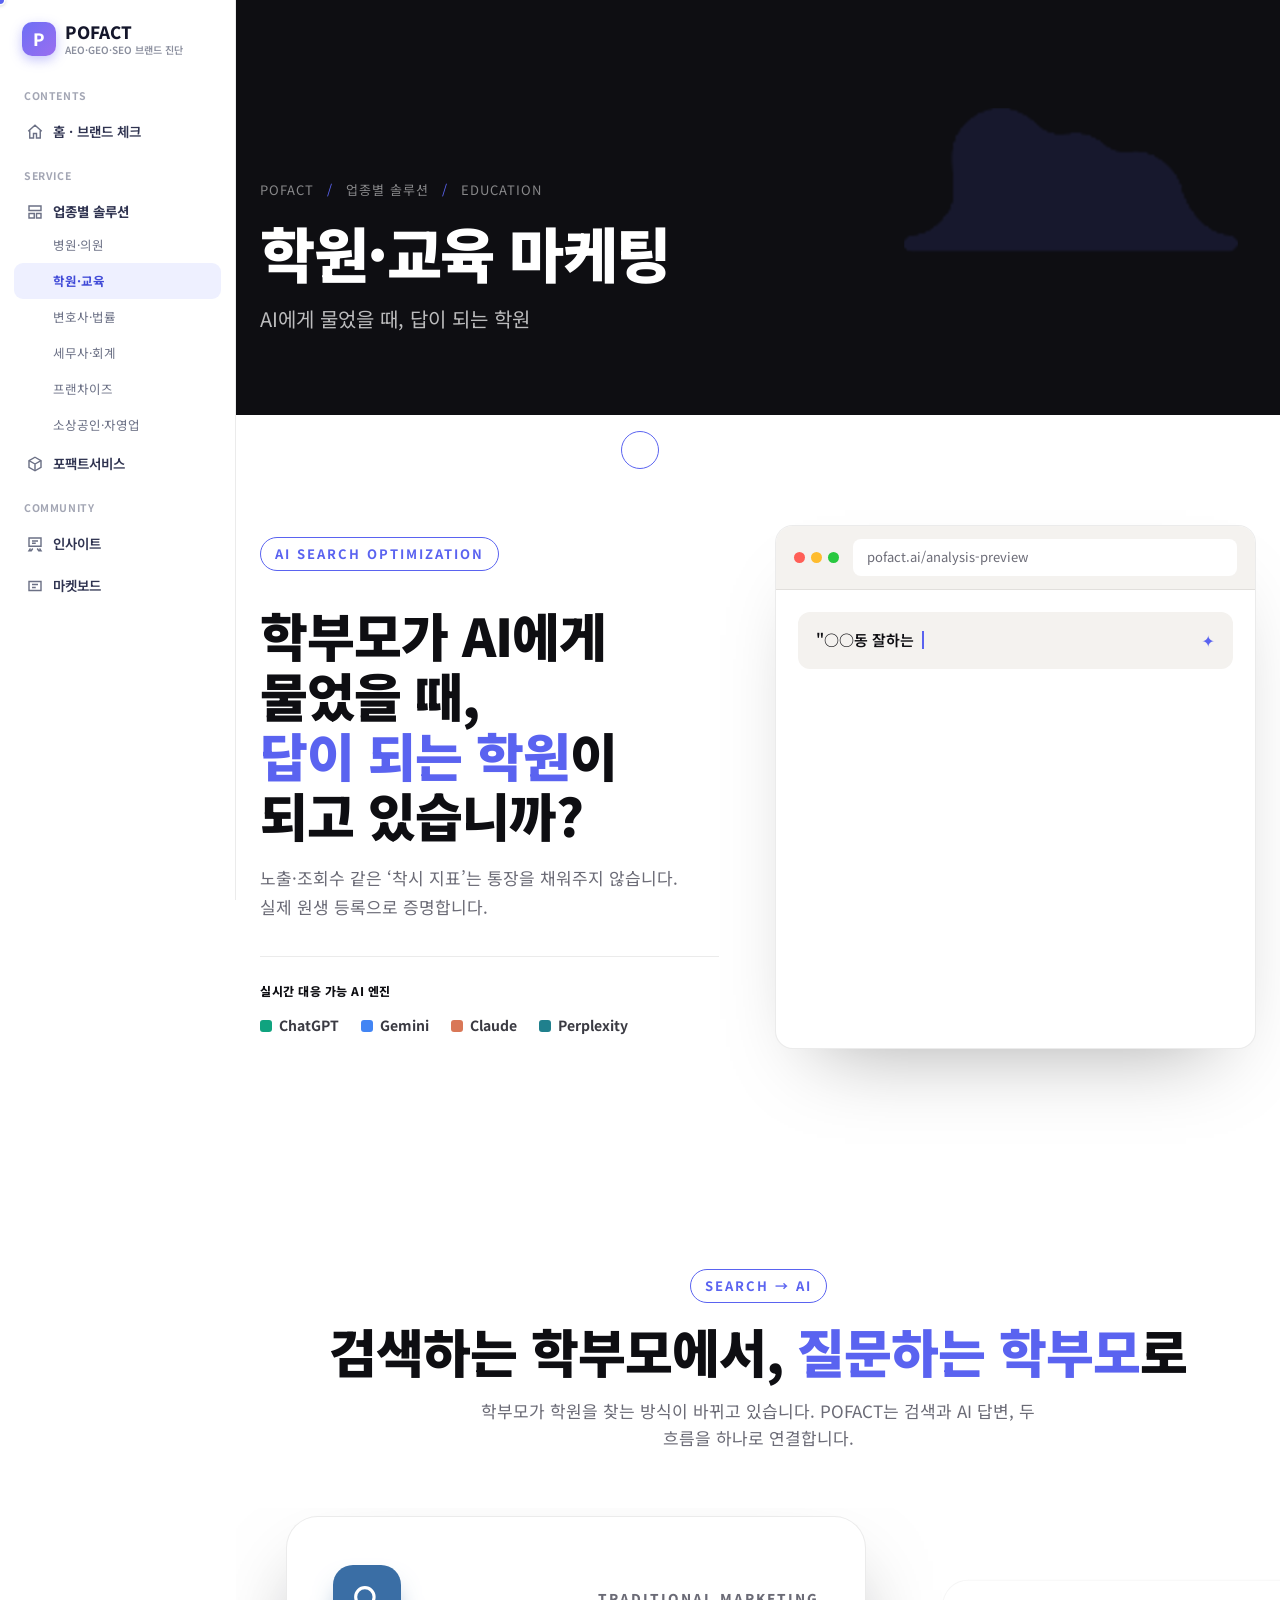
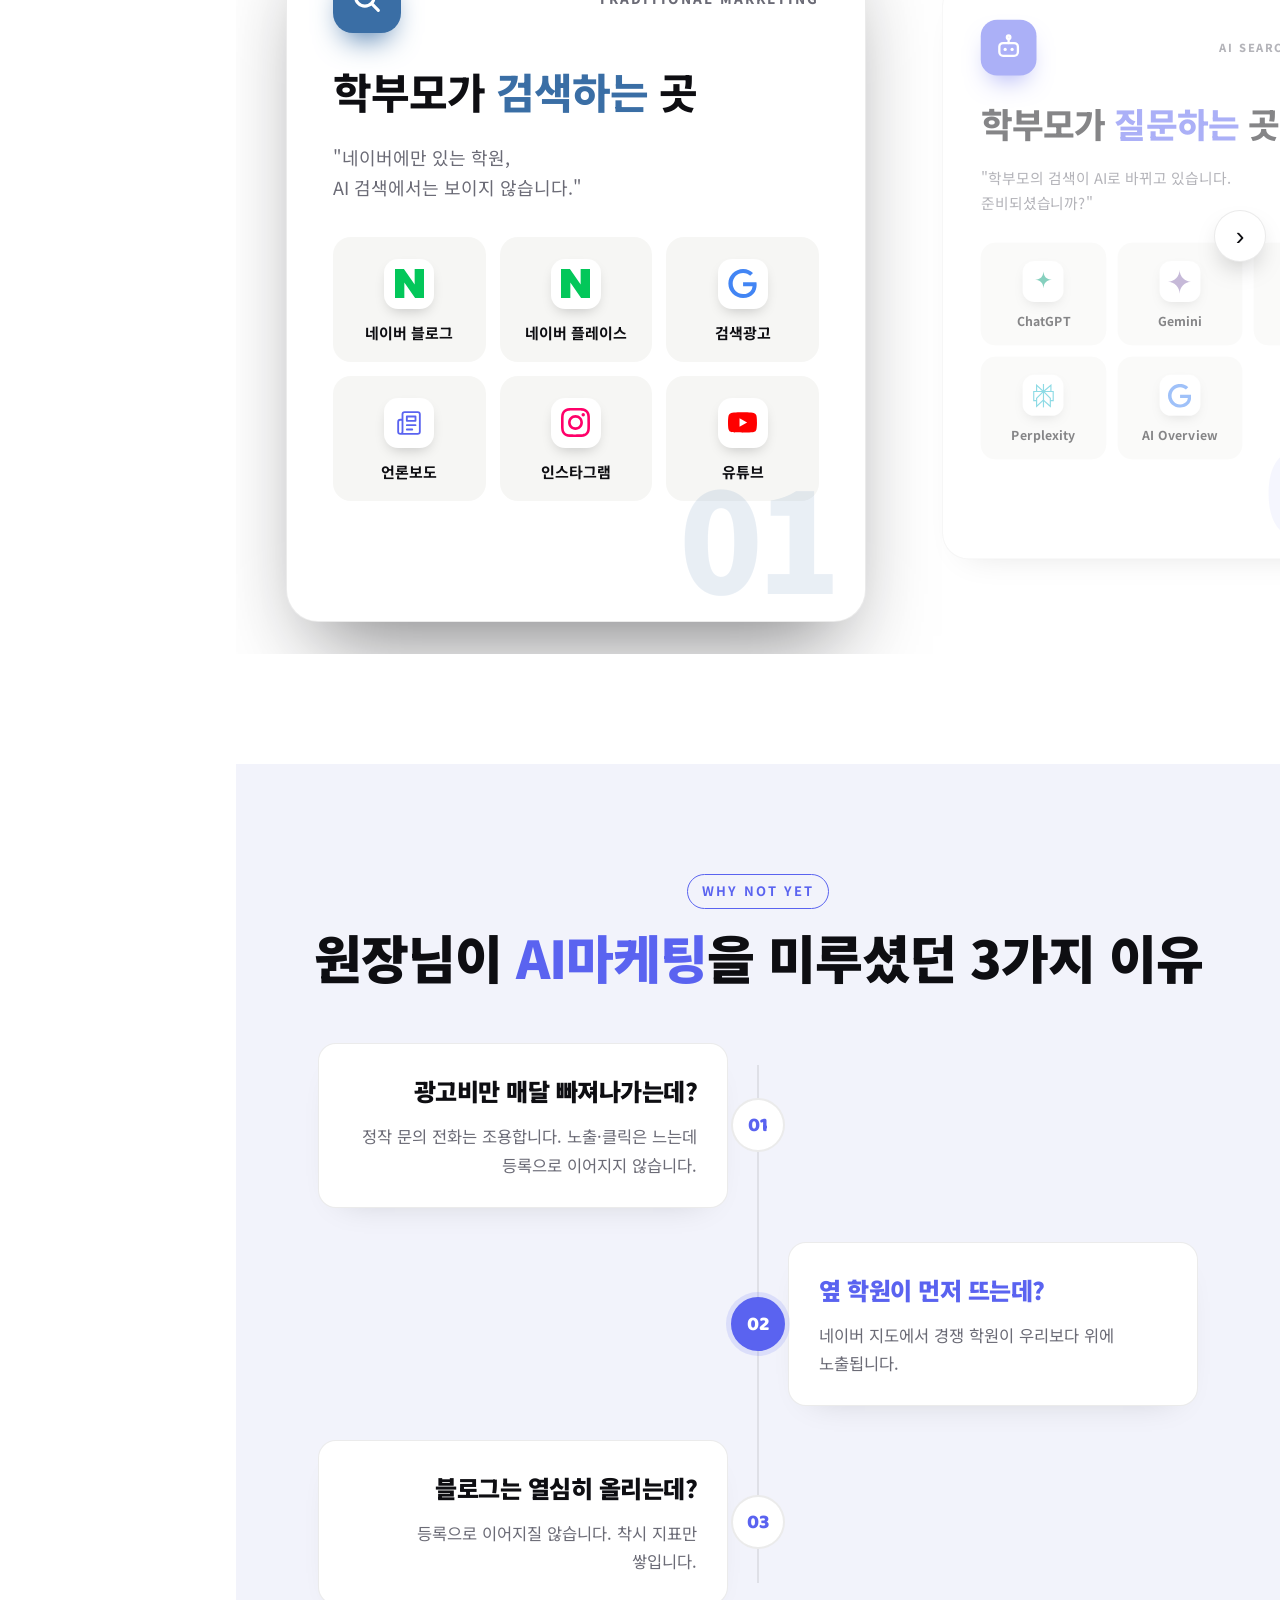
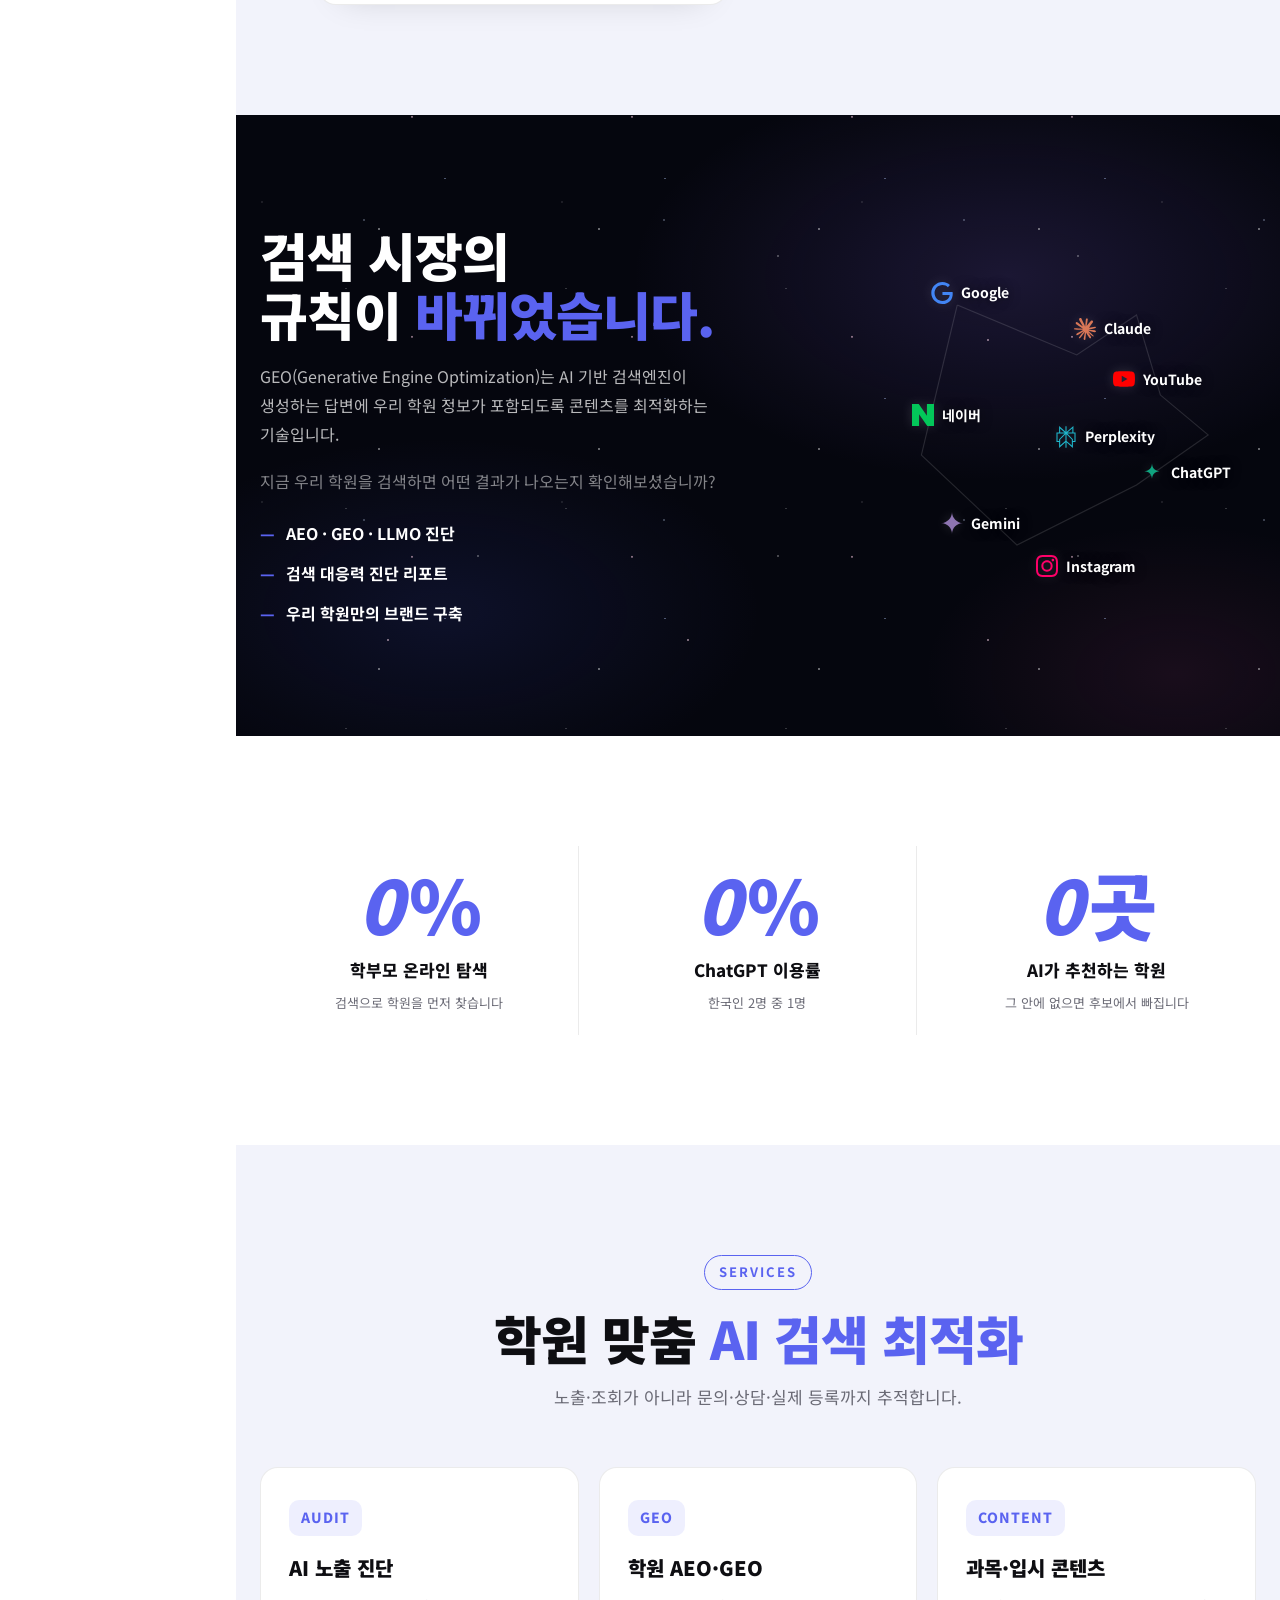
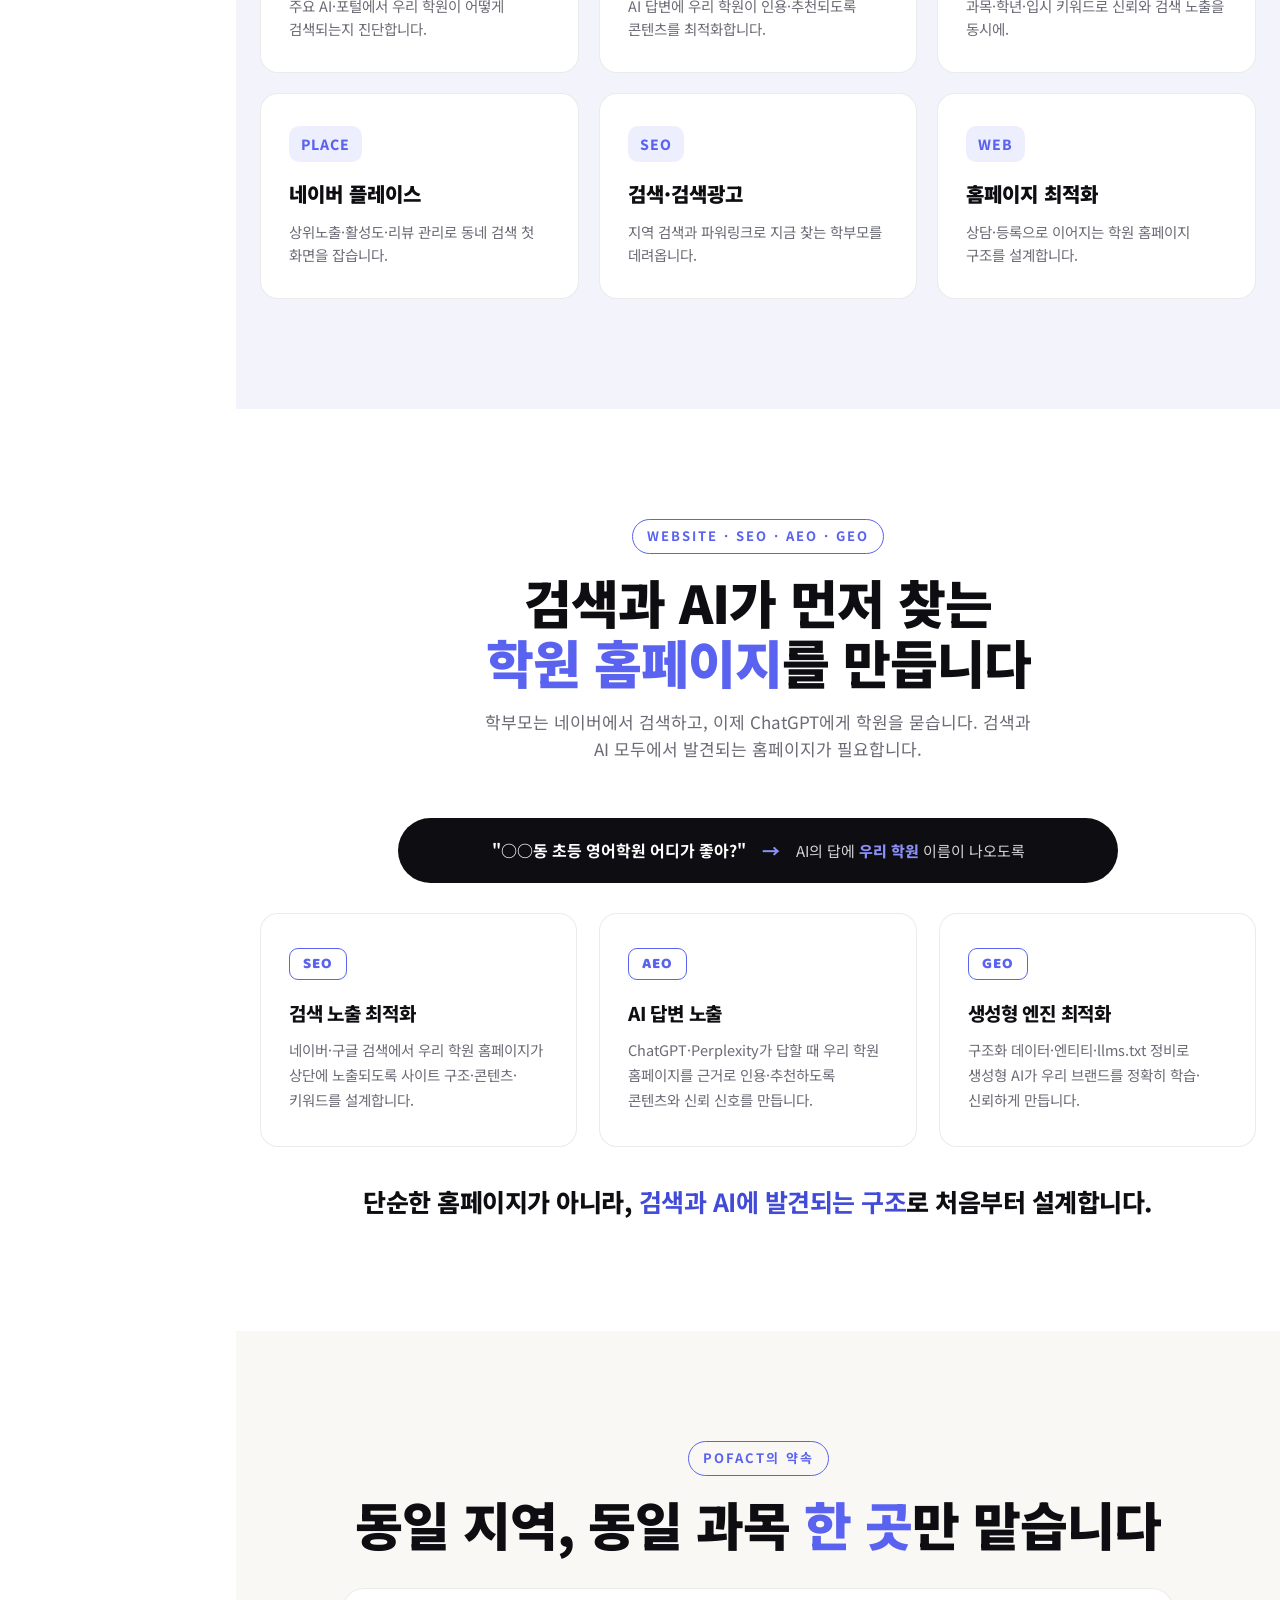
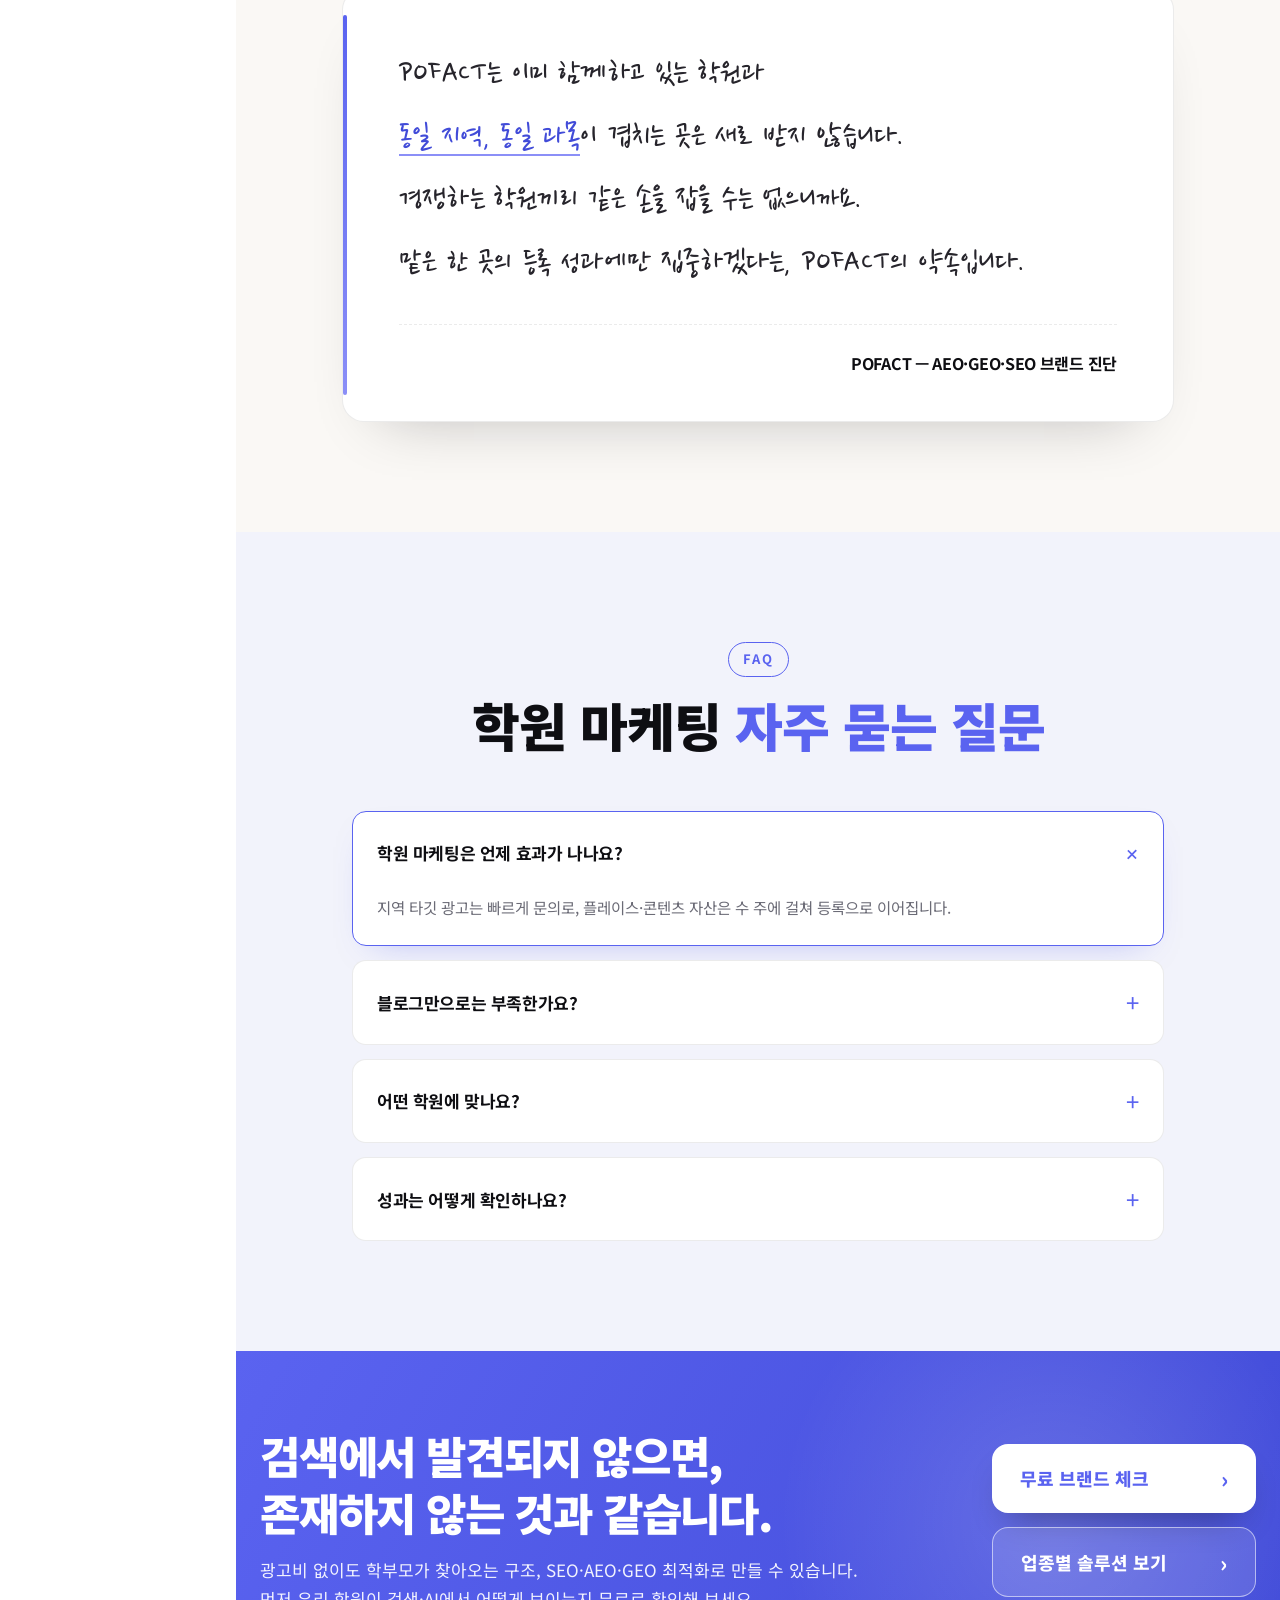
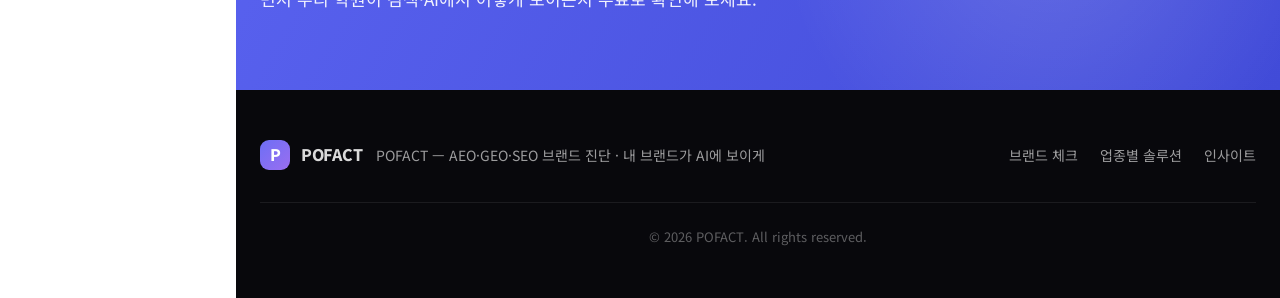
<file: solution/academy.html>
<!DOCTYPE html>
<html lang="ko">
<head>
<meta charset="UTF-8" />
<meta name="viewport" content="width=device-width, initial-scale=1.0" />
<title>학원·교육 마케팅 솔루션 | POFACT</title>
<meta name="description" content="포스팅 개수가 아니라 실제 원생 등록으로 증명하는 학원 마케팅. 지역 학부모 검색과 AI 추천 노출." />
<link rel="canonical" href="https://seolyn-jang.github.io/pofact-demo/solution/academy.html" />
<meta property="og:type" content="website" />
<meta property="og:title" content="학원·교육 마케팅 솔루션 | POFACT" />
<meta property="og:description" content="학부모가 AI에게 물었을 때 답이 되는 학원 — AEO·GEO·SEO 브랜드 진단." />
<meta property="og:url" content="https://seolyn-jang.github.io/pofact-demo/solution/academy.html" />
<link rel="preconnect" href="https://fonts.googleapis.com" />
<link rel="preconnect" href="https://fonts.gstatic.com" crossorigin />
<link href="https://fonts.googleapis.com/css2?family=Baloo+2:wght@700;800&family=Black+Han+Sans&family=Nanum+Pen+Script&family=Noto+Sans+KR:wght@300;400;500;700;900&display=swap" rel="stylesheet" />
<link rel="stylesheet" href="hao.css" />
<style>
  /* POFACT 로고·브랜딩 오버라이드 */
  .logo{flex-direction:row; gap:8px;}
  .pf-mark{width:30px; height:30px; border-radius:9px; background:linear-gradient(135deg,#6d6ff5,#9a6ef0); color:#fff; display:grid; place-items:center; font-weight:800; font-size:16px; box-shadow:0 4px 12px rgba(109,111,245,.4);}
  .logo .logo-sub{color:#fff; font-weight:800; font-size:16px; letter-spacing:-.3px; text-transform:none;}
  .scrolled .logo .logo-sub{color:var(--ink);}
  .logo-footer .pf-mark{box-shadow:none;}
  .logo-footer .logo-sub{color:rgba(255,255,255,.85);}
  /* ── 세로 사이드바 (메인 앱과 통일) ── */
  .site-header{display:none !important;}
  .pf-shell{display:flex; align-items:flex-start; min-height:100vh;}
  .pf-side{width:236px; background:#fff; border-right:1px solid rgba(0,0,0,.08); padding:22px 14px; position:fixed; top:0; left:0; height:100vh; overflow-y:auto; z-index:30;}
  .pf-logo{display:flex; align-items:center; gap:9px; padding:0 8px 16px; text-decoration:none;}
  .pf-mk{width:34px; height:34px; border-radius:10px; background:linear-gradient(135deg,#6d6ff5,#9a6ef0); color:#fff; display:grid; place-items:center; font-weight:800; font-size:17px; box-shadow:0 4px 12px rgba(109,111,245,.4);}
  .pf-wm{font-weight:800; font-size:17px; color:#14162b; line-height:1.1;}
  .pf-wm small{display:block; font-size:10px; color:#8b8f9e; font-weight:600; margin-top:2px; letter-spacing:0;}
  .pf-sec{font-size:10.5px; letter-spacing:.6px; color:#a3a6b4; font-weight:700; margin:16px 10px 6px;}
  .pf-mi{display:flex; align-items:center; gap:9px; padding:10px 12px; border-radius:10px; font-size:13.5px; font-weight:600; color:#2f3350; text-decoration:none;}
  .pf-mi svg{width:18px; height:18px; stroke:#6b7085; fill:none; stroke-width:1.9;}
  .pf-mi:hover{background:#f4f5fb;}
  .pf-mi.on{background:linear-gradient(135deg,#6d6ff5,#9a6ef0); color:#fff;}
  .pf-mi.on svg{stroke:#fff;}
  .pf-grp{padding:10px 12px 4px; font-size:13.5px; font-weight:700; color:#2f3350; display:flex; align-items:center; gap:9px;}
  .pf-grp svg{width:18px; height:18px; stroke:#6b7085; fill:none; stroke-width:1.9;}
  .pf-sub{display:block; padding:8px 12px 8px 39px; border-radius:9px; font-size:12.5px; color:#6b7085; text-decoration:none;}
  .pf-sub:hover{background:#f4f5fb; color:#414bd8;}
  .pf-sub.on{background:#eef0ff; color:#414bd8; font-weight:700;}
  .pf-main{flex:1; min-width:0; margin-left:236px;}
  .pf-only-m{display:none;}
  @media(max-width:960px){
    .pf-shell{flex-direction:column;}
    .pf-side{width:100%; height:auto; overflow:visible; position:static; border-right:0; border-bottom:1px solid rgba(0,0,0,.08); display:flex; flex-wrap:wrap; align-items:center; gap:3px; padding:10px 14px;}
    .pf-main{margin-left:0;}
    .pf-sec, .pf-grp, .pf-sub{display:none;}
    .pf-logo{padding:0 12px 0 2px;}
    .pf-only-m{display:flex;}
  }
</style>
<script type="application/ld+json">
{"@context":"https://schema.org","@type":"FAQPage","mainEntity":[
{"@type":"Question","name":"학원 마케팅은 언제 효과가 나나요?","acceptedAnswer":{"@type":"Answer","text":"지역 타깃 광고는 빠르게 문의로, 플레이스·콘텐츠 자산은 수 주에 걸쳐 등록으로 이어집니다."}},
{"@type":"Question","name":"블로그만으로는 부족한가요?","acceptedAnswer":{"@type":"Answer","text":"블로그는 기본입니다. 플레이스·검색광고·AI 검색까지 함께 잡아야 실제 등록으로 연결됩니다."}},
{"@type":"Question","name":"어떤 학원에 맞나요?","acceptedAnswer":{"@type":"Answer","text":"보습·입시·예체능·유학·온라인 클래스 등 지역·과목 기반 교육 사업 전반에 맞습니다."}},
{"@type":"Question","name":"성과는 어떻게 확인하나요?","acceptedAnswer":{"@type":"Answer","text":"노출·조회가 아니라 문의·상담·실제 원생 등록까지 추적해 리포트로 보고드립니다."}}]}
</script>
</head>
<body>
  <div class="cursor-ring" id="cursorRing"><span class="cursor-label"></span></div>
  <div class="cursor-dot" id="cursorDot"></div>

  <header class="site-header" id="header">
    <div class="header-inner">
      <a href="../index.html" class="logo" aria-label="POFACT 홈">
        <span class="pf-mark">P</span>
        <span class="logo-sub">POFACT</span>
      </a>
      <nav class="gnb" id="gnb">
        <a href="../insight/index.html">인사이트</a>
        <div class="gnb-dd">
          <a href="index.html" class="gnb-dd-trigger">업종별 솔루션 <span class="dd-caret">&#9662;</span></a>
          <div class="gnb-dd-menu">
            <a href="hospital.html">병원·의원</a>
            <a href="academy.html">학원·교육</a>
            <a href="lawyer.html">변호사·법률</a>
            <a href="tax.html">세무사·회계</a>
            <a href="franchise.html">프랜차이즈</a>
            <a href="smb.html">소상공인·자영업</a>
          </div>
        </div>
        <a href="../index.html">브랜드 체크</a>
      </nav>
      <a href="../index.html" class="header-cta">무료 진단</a>
      <button class="menu-toggle" id="menuToggle" aria-label="메뉴 열기"><span></span><span></span><span></span></button>
    </div>
  </header>

  <div class="pf-shell">
  <aside class="pf-side">
    <a class="pf-logo" href="../index.html"><span class="pf-mk">P</span><span class="pf-wm">POFACT<small>AEO·GEO·SEO 브랜드 진단</small></span></a>
    <div class="pf-sec">CONTENTS</div>
    <a class="pf-mi" href="../index.html"><svg viewBox="0 0 24 24"><path d="M3 11l9-8 9 8M5 10v10h5v-6h4v6h5V10"/></svg>홈 · 브랜드 체크</a>
    <div class="pf-sec">SERVICE</div>
    <a class="pf-mi pf-only-m" href="index.html"><svg viewBox="0 0 24 24"><path d="M4 4h16v6H4zM4 14h7v6H4zM14 14h6v6h-6z"/></svg>업종별 솔루션</a>
    <div class="pf-grp"><svg viewBox="0 0 24 24"><path d="M4 4h16v6H4zM4 14h7v6H4zM14 14h6v6h-6z"/></svg>업종별 솔루션</div>
    <a class="pf-sub" href="hospital.html">병원·의원</a>
    <a class="pf-sub on" href="academy.html">학원·교육</a>
    <a class="pf-sub" href="lawyer.html">변호사·법률</a>
    <a class="pf-sub" href="tax.html">세무사·회계</a>
    <a class="pf-sub" href="franchise.html">프랜차이즈</a>
    <a class="pf-sub" href="smb.html">소상공인·자영업</a>
    <a class="pf-mi" href="../index.html"><svg viewBox="0 0 24 24"><path d="M12 3l8 4.5v9L12 21l-8-4.5v-9z"/><path d="M12 12l8-4.5M12 12v9M12 12L4 7.5"/></svg>포팩트서비스</a>
    <div class="pf-sec">COMMUNITY</div>
    <a class="pf-mi" href="../insight/index.html"><svg viewBox="0 0 24 24"><path d="M9 18l-2 3H4l2-3M15 18l2 3h3l-2-3M4 4h16v11H4z"/><path d="M8 8h8M8 11h5"/></svg>인사이트</a>
    <a class="pf-mi" href="../index.html"><svg viewBox="0 0 24 24"><path d="M4 6h16v12H4zM8 10h8M8 14h5"/></svg>마켓보드</a>
  </aside>
  <div class="pf-main">

  <section class="page-banner">
    <span class="banner-mark" aria-hidden="true"></span>
    <div class="container">
      <nav class="crumb"><a href="../index.html">POFACT</a> <span>/</span> 업종별 솔루션 <span>/</span> EDUCATION</nav>
      <h1 class="banner-title">학원·교육 마케팅</h1>
      <p class="banner-sub">AI에게 물었을 때, 답이 되는 학원</p>
    </div>
  </section>

  <!-- 히어로 + AI 검색 타이핑 목업 -->
  <section class="section hosp-hero">
    <div class="container hosp-hero-grid">
      <div class="hosp-hero-txt">
        <span class="tag">AI SEARCH OPTIMIZATION</span>
        <h2 class="section-title" style="margin:16px 0 20px;">학부모가 AI에게 물었을 때,<br /><span class="accent">답이 되는 학원</span>이<br />되고 있습니까?</h2>
        <p class="hosp-lead">노출·조회수 같은 ‘착시 지표’는 통장을 채워주지 않습니다.<br />실제 원생 등록으로 증명합니다.</p>
        <div class="hosp-engines">
          <p class="hosp-eng-label">실시간 대응 가능 AI 엔진</p>
          <div class="hosp-eng-row">
            <span class="eng"><i class="eng-dot" style="background:#10a37f"></i>ChatGPT</span>
            <span class="eng"><i class="eng-dot" style="background:#4285f4"></i>Gemini</span>
            <span class="eng"><i class="eng-dot" style="background:#d97757"></i>Claude</span>
            <span class="eng"><i class="eng-dot" style="background:#20808d"></i>Perplexity</span>
          </div>
        </div>
      </div>
      <div class="ai-mock" id="aiMock">
        <div class="ai-bar"><span class="ai-dots"><i></i><i></i><i></i></span><span class="ai-url">pofact.ai/analysis-preview</span></div>
        <div class="ai-body">
          <div class="ai-query"><span id="aiType" data-text='"○○동 잘하는 영어학원 추천해줘"'></span><span class="ai-caret"></span><span class="ai-spark">✦</span></div>
          <div class="ai-answer" id="aiAnswer">
            <p class="ai-ans">평판 좋은 학원을 분석했습니다. 수강 후기, 합격 실적, AI 검색 인용을 기반으로 추천합니다.</p>
            <div class="ai-card ai-card-hi"><div><strong>우리 학원</strong><span>내신·수능 전문 · 후기 4.9</span></div><span class="ai-badge">★ 최적화 완료</span></div>
            <div class="ai-card"><div><strong>OO어학원</strong><span>초등 영어 특화</span></div></div>
            <div class="ai-card"><div><strong>OO수학교습소</strong><span>개념·심화 전문</span></div></div>
          </div>
        </div>
      </div>
    </div>
  </section>

  <!-- AI 검색 전환 스토리 (가로 스크롤 4카드) -->
  <section class="section hx-sec">
    <div class="container">
      <div class="section-head center"><span class="tag">SEARCH &rarr; AI</span><h2 class="section-title">검색하는 학부모에서, <span class="accent">질문하는 학부모</span>로</h2><p class="section-sub">학부모가 학원을 찾는 방식이 바뀌고 있습니다. POFACT는 검색과 AI 답변, 두 흐름을 하나로 연결합니다.</p></div>
    </div>
    <div class="hx-carousel">
      <button class="hx-arrow hx-prev" type="button" aria-label="이전">&#8249;</button>
      <div class="hx-track">
        <article class="hx-card is-active" style="--hc:#3a6ea5">
          <div class="hx-head"><span class="hx-badge"><svg viewBox="0 0 24 24" fill="none" stroke="currentColor" stroke-width="2.2" stroke-linecap="round"><circle cx="10.5" cy="10.5" r="6.5"/><line x1="15.5" y1="15.5" x2="20" y2="20"/></svg></span><span class="hx-cat">TRADITIONAL MARKETING</span></div>
          <h3 class="hx-title">학부모가 <span>검색하는</span> 곳</h3>
          <p class="hx-quote">"네이버에만 있는 학원,<br />AI 검색에서는 보이지 않습니다."</p>
          <div class="hx-grid">
            <div class="hx-ic"><span class="hx-ic-img"><img src="assets/logos/naver.svg" alt="네이버" loading="lazy" /></span><span>네이버 블로그</span></div>
            <div class="hx-ic"><span class="hx-ic-img"><img src="assets/logos/naver.svg" alt="네이버" loading="lazy" /></span><span>네이버 플레이스</span></div>
            <div class="hx-ic"><span class="hx-ic-img"><img src="assets/logos/google.svg" alt="검색광고" loading="lazy" /></span><span>검색광고</span></div>
            <div class="hx-ic"><span class="hx-ic-img hx-emoji"><svg viewBox="0 0 24 24" fill="none" stroke="currentColor" stroke-width="1.7" stroke-linecap="round" stroke-linejoin="round"><path d="M4 22h16a2 2 0 0 0 2-2V4a2 2 0 0 0-2-2H8a2 2 0 0 0-2 2v16a2 2 0 0 1-2 2zm0 0a2 2 0 0 1-2-2v-9c0-1.1.9-2 2-2h2"/><line x1="18" y1="14" x2="10" y2="14"/><line x1="15" y1="18" x2="10" y2="18"/><rect x="10" y="6" width="8" height="4"/></svg></span><span>언론보도</span></div>
            <div class="hx-ic"><span class="hx-ic-img"><img src="assets/logos/instagram.svg" alt="인스타그램" loading="lazy" /></span><span>인스타그램</span></div>
            <div class="hx-ic"><span class="hx-ic-img"><img src="assets/logos/youtube.svg" alt="유튜브" loading="lazy" /></span><span>유튜브</span></div>
          </div>
          <span class="hx-num">01</span>
        </article>

        <article class="hx-card" style="--hc:#5a63f0">
          <div class="hx-head"><span class="hx-badge"><svg viewBox="0 0 24 24" fill="none" stroke="currentColor" stroke-width="2" stroke-linecap="round" stroke-linejoin="round"><rect x="4" y="8" width="16" height="11" rx="3.2"/><path d="M12 4v4"/><circle cx="12" cy="3" r="1.5"/><circle cx="9" cy="13.5" r="1.4" fill="currentColor" stroke="none"/><circle cx="15" cy="13.5" r="1.4" fill="currentColor" stroke="none"/></svg></span><span class="hx-cat">AI SEARCH MARKETING</span></div>
          <h3 class="hx-title">학부모가 <span>질문하는</span> 곳</h3>
          <p class="hx-quote">"학부모의 검색이 AI로 바뀌고 있습니다.<br />준비되셨습니까?"</p>
          <div class="hx-grid">
            <div class="hx-ic"><span class="hx-ic-img"><img src="assets/logos/chatgpt.svg" alt="ChatGPT" loading="lazy" /></span><span>ChatGPT</span></div>
            <div class="hx-ic"><span class="hx-ic-img"><img src="assets/logos/gemini.svg" alt="Gemini" loading="lazy" /></span><span>Gemini</span></div>
            <div class="hx-ic"><span class="hx-ic-img"><img src="assets/logos/claude.svg" alt="Claude" loading="lazy" /></span><span>Claude</span></div>
            <div class="hx-ic"><span class="hx-ic-img"><img src="assets/logos/perplexity.svg" alt="Perplexity" loading="lazy" /></span><span>Perplexity</span></div>
            <div class="hx-ic"><span class="hx-ic-img"><img src="assets/logos/google.svg" alt="AI Overview" loading="lazy" /></span><span>AI Overview</span></div>
          </div>
          <span class="hx-num">02</span>
        </article>

        <article class="hx-card" style="--hc:#2f8f8a">
          <div class="hx-head"><span class="hx-badge"><svg viewBox="0 0 24 24" fill="none" stroke="currentColor" stroke-width="2" stroke-linecap="round" stroke-linejoin="round"><circle cx="6" cy="12" r="2.6"/><circle cx="18" cy="6" r="2.6"/><circle cx="18" cy="18" r="2.6"/><path d="M8.3 10.9 15.7 7.1M8.3 13.1 15.7 16.9"/></svg></span><span class="hx-cat">BRIDGE STRATEGY</span></div>
          <h3 class="hx-title">POFACT가 <span>연결합니다</span></h3>
          <p class="hx-quote">기존 마케팅의 자산이<br />AI 검색의 연료가 되는 선순환 구조</p>
          <ul class="hx-steps">
            <li><span class="hx-check">✓</span><div><strong>설명회·후기 콘텐츠 → AI 학습 데이터</strong><em>콘텐츠가 많을수록 AI가 학원을 더 잘 이해합니다.</em></div></li>
            <li><span class="hx-check">✓</span><div><strong>AI 추천 노출 → 학원 신뢰 상승</strong><em>AI 검색과 기존 검색이 서로를 강화합니다.</em></div></li>
            <li><span class="hx-check">✓</span><div><strong>학원 신뢰 → 원생 등록 증가</strong><em>AI가 쌓아준 신뢰가 결국 등록으로 이어집니다.</em></div></li>
          </ul>
          <span class="hx-num">03</span>
        </article>

        <article class="hx-card hx-card-dark" style="--hc:#111827">
          <div class="hx-head"><span class="hx-badge"><svg viewBox="0 0 24 24" fill="none" stroke="currentColor" stroke-width="2" stroke-linecap="round" stroke-linejoin="round"><path d="M12 3 19 6v5c0 4.6-3.2 8-7 9.5C8.2 19 5 15.6 5 11V6z"/><path d="M9 12l2 2 4-4"/></svg></span><span class="hx-cat">RESULT</span></div>
          <h3 class="hx-title">결국 <span>같은 학원</span>을 선택합니다</h3>
          <p class="hx-quote">"검색하는 학부모도, 질문하는 학부모도<br />같은 학원을 선택합니다."</p>
          <div class="hx-flow">
            <div class="hx-flow-top">
              <div class="hx-fchip hx-fchip-1"><span><svg viewBox="0 0 24 24" fill="none" stroke="currentColor" stroke-width="2.2" stroke-linecap="round"><circle cx="10.5" cy="10.5" r="6.5"/><line x1="15.5" y1="15.5" x2="20" y2="20"/></svg></span>학부모가 검색해도</div>
              <div class="hx-fchip hx-fchip-2"><span><svg viewBox="0 0 24 24" fill="none" stroke="currentColor" stroke-width="2" stroke-linecap="round" stroke-linejoin="round"><rect x="4" y="8" width="16" height="11" rx="3.2"/><path d="M12 4v4"/><circle cx="12" cy="3" r="1.5"/><circle cx="9" cy="13.5" r="1.4" fill="currentColor" stroke="none"/><circle cx="15" cy="13.5" r="1.4" fill="currentColor" stroke="none"/></svg></span>AI에 물어봐도</div>
            </div>
            <div class="hx-flow-join"><i></i><i></i></div>
            <div class="hx-fresult"><span><svg viewBox="0 0 24 24" fill="none" stroke="currentColor" stroke-width="2.4" stroke-linecap="round"><line x1="12" y1="6" x2="12" y2="18"/><line x1="6" y1="12" x2="18" y2="12"/></svg></span>같은 학원이 나옵니다</div>
          </div>
          <span class="hx-num">04</span>
        </article>
      </div>
      <button class="hx-arrow hx-next" type="button" aria-label="다음">&#8250;</button>
    </div>
  </section>

  <!-- 3가지 이유 (지그재그) -->
  <section class="section alt-bg">
    <div class="container">
      <div class="section-head center"><span class="tag">WHY NOT YET</span><h2 class="section-title">원장님이 <span class="accent">AI마케팅</span>을 미루셨던 3가지 이유</h2></div>
      <div class="reason-tl">
        <div class="rtl-item"><div class="rtl-card"><h3>광고비만 매달 빠져나가는데?</h3><p>정작 문의 전화는 조용합니다. 노출·클릭은 느는데 등록으로 이어지지 않습니다.</p></div><span class="rtl-num">01</span></div>
        <div class="rtl-item"><span class="rtl-num">02</span><div class="rtl-card"><h3>옆 학원이 먼저 뜨는데?</h3><p>네이버 지도에서 경쟁 학원이 우리보다 위에 노출됩니다.</p></div></div>
        <div class="rtl-item"><div class="rtl-card"><h3>블로그는 열심히 올리는데?</h3><p>등록으로 이어지질 않습니다. 착시 지표만 쌓입니다.</p></div><span class="rtl-num">03</span></div>
      </div>
    </div>
  </section>

  <!-- 검색 시장 규칙 (다크 + 로고 별자리) -->
  <section class="section hosp-dark">
    <div class="night-sky"></div>
    <div class="container hosp-dark-grid">
      <div class="hosp-dark-txt">
        <h2 class="section-title">검색 시장의<br />규칙이 <span class="accent">바뀌었습니다.</span></h2>
        <p>GEO(Generative Engine Optimization)는 AI 기반 검색엔진이 생성하는 답변에 우리 학원 정보가 포함되도록 콘텐츠를 최적화하는 기술입니다.</p>
        <p class="dim">지금 우리 학원을 검색하면 어떤 결과가 나오는지 확인해보셨습니까?</p>
        <ul class="hosp-checks">
          <li>AEO · GEO · LLMO 진단</li>
          <li>검색 대응력 진단 리포트</li>
          <li>우리 학원만의 브랜드 구축</li>
        </ul>
      </div>
      <div class="constellation" aria-hidden="true">
        <svg class="cons-lines" viewBox="0 0 400 360" preserveAspectRatio="none">
          <polyline points="150,60 250,110 300,70 320,150 360,190 300,240 200,300 120,210 150,60" fill="none" stroke="rgba(255,255,255,0.13)" stroke-width="1" />
        </svg>
        <span class="cl" style="top:10%;left:32%;animation-delay:0s"><img src="assets/logos/google.svg" alt="" />Google</span>
        <span class="cl" style="top:20%;left:62%;animation-delay:.6s"><img src="assets/logos/claude.svg" alt="" />Claude</span>
        <span class="cl" style="top:34%;left:70%;animation-delay:1.2s"><img src="assets/logos/youtube.svg" alt="" />YouTube</span>
        <span class="cl" style="top:44%;left:28%;animation-delay:.4s"><img src="assets/logos/naver.svg" alt="" />네이버</span>
        <span class="cl" style="top:50%;left:58%;animation-delay:1.6s"><img src="assets/logos/perplexity.svg" alt="" />Perplexity</span>
        <span class="cl" style="top:60%;left:76%;animation-delay:.9s"><img src="assets/logos/chatgpt.svg" alt="" />ChatGPT</span>
        <span class="cl" style="top:74%;left:34%;animation-delay:1.4s"><img src="assets/logos/gemini.svg" alt="" />Gemini</span>
        <span class="cl" style="top:86%;left:54%;animation-delay:.2s"><img src="assets/logos/instagram.svg" alt="" />Instagram</span>
      </div>
    </div>
  </section>

  <!-- 통계 -->
  <section class="section">
    <div class="container hosp-stats">
      <div class="hstat"><strong><i data-count="92">0</i><em class="pct">%</em></strong><b>학부모 온라인 탐색</b><span>검색으로 학원을 먼저 찾습니다</span></div>
      <div class="hstat"><strong><i data-count="54.5">0</i><em class="pct">%</em></strong><b>ChatGPT 이용률</b><span>한국인 2명 중 1명</span></div>
      <div class="hstat"><strong><i data-count="3">0</i><em class="pct">곳</em></strong><b>AI가 추천하는 학원</b><span>그 안에 없으면 후보에서 빠집니다</span></div>
    </div>
  </section>

  <!-- 서비스 -->
  <section class="section alt-bg">
    <div class="container">
      <div class="section-head center"><span class="tag">SERVICES</span><h2 class="section-title">학원 맞춤 <span class="accent">AI 검색 최적화</span></h2><p class="section-sub">노출·조회가 아니라 문의·상담·실제 등록까지 추적합니다.</p></div>
      <div class="vch-prod-grid">
        <div class="vch-prod"><span class="vch-prod-ic">AUDIT</span><h3>AI 노출 진단</h3><p>주요 AI·포털에서 우리 학원이 어떻게 검색되는지 진단합니다.</p></div>
        <div class="vch-prod"><span class="vch-prod-ic">GEO</span><h3>학원 AEO·GEO</h3><p>AI 답변에 우리 학원이 인용·추천되도록 콘텐츠를 최적화합니다.</p></div>
        <div class="vch-prod"><span class="vch-prod-ic">CONTENT</span><h3>과목·입시 콘텐츠</h3><p>과목·학년·입시 키워드로 신뢰와 검색 노출을 동시에.</p></div>
        <div class="vch-prod"><span class="vch-prod-ic">PLACE</span><h3>네이버 플레이스</h3><p>상위노출·활성도·리뷰 관리로 동네 검색 첫 화면을 잡습니다.</p></div>
        <div class="vch-prod"><span class="vch-prod-ic">SEO</span><h3>검색·검색광고</h3><p>지역 검색과 파워링크로 지금 찾는 학부모를 데려옵니다.</p></div>
        <div class="vch-prod"><span class="vch-prod-ic">WEB</span><h3>홈페이지 최적화</h3><p>상담·등록으로 이어지는 학원 홈페이지 구조를 설계합니다.</p></div>
      </div>
    </div>
  </section>

  <section class="section webaeo">
    <div class="container">
      <div class="section-head center"><span class="tag">WEBSITE · SEO · AEO · GEO</span><h2 class="section-title">검색과 AI가 먼저 찾는<br /><span class="accent">학원 홈페이지</span>를 만듭니다</h2><p class="section-sub">학부모는 네이버에서 검색하고, 이제 ChatGPT에게 학원을 묻습니다. 검색과 AI 모두에서 발견되는 홈페이지가 필요합니다.</p></div>
      <div class="webaeo-q">
        <span class="webaeo-q-user">"○○동 초등 영어학원 어디가 좋아?"</span>
        <span class="webaeo-q-arrow">&#8594;</span>
        <span class="webaeo-q-ai">AI의 답에 <strong>우리 학원</strong> 이름이 나오도록</span>
      </div>
      <div class="webaeo-grid">
        <div class="webaeo-card"><span class="webaeo-k">SEO</span><h4>검색 노출 최적화</h4><p>네이버·구글 검색에서 우리 학원 홈페이지가 상단에 노출되도록 사이트 구조·콘텐츠·키워드를 설계합니다.</p></div>
        <div class="webaeo-card"><span class="webaeo-k">AEO</span><h4>AI 답변 노출</h4><p>ChatGPT·Perplexity가 답할 때 우리 학원 홈페이지를 근거로 인용·추천하도록 콘텐츠와 신뢰 신호를 만듭니다.</p></div>
        <div class="webaeo-card"><span class="webaeo-k">GEO</span><h4>생성형 엔진 최적화</h4><p>구조화 데이터·엔티티·llms.txt 정비로 생성형 AI가 우리 브랜드를 정확히 학습·신뢰하게 만듭니다.</p></div>
      </div>
      <p class="webaeo-note">단순한 홈페이지가 아니라, <strong>검색과 AI에 발견되는 구조</strong>로 처음부터 설계합니다.</p>
    </div>
  </section>

  <section class="section pledge-band">
    <div class="container pledge-wrap">
      <div class="pledge-head">
        <span class="tag">POFACT의 약속</span>
        <h2 class="section-title">동일 지역, 동일 과목 <span class="accent">한 곳</span>만 맡습니다</h2>
      </div>
      <div class="pledge-card">
        <p class="pledge-hand">
          POFACT는 이미 함께하고 있는 학원과<br />
          <b>동일 지역, 동일 과목</b>이 겹치는 곳은 새로 받지 않습니다.<br />
          경쟁하는 학원끼리 같은 손을 잡을 수는 없으니까요.<br />
          맡은 한 곳의 등록 성과에만 집중하겠다는, POFACT의 약속입니다.
        </p>
        <div class="pledge-sign">
          <span class="pledge-name">POFACT — AEO·GEO·SEO 브랜드 진단</span>
        </div>
      </div>
    </div>
  </section>

  <section class="section alt-bg">
    <div class="container aeo-faq-wrap">
      <div class="section-head center"><span class="tag">FAQ</span><h2 class="section-title">학원 마케팅 <span class="accent">자주 묻는 질문</span></h2></div>
      <div class="aeo-faq">
        <details open><summary>학원 마케팅은 언제 효과가 나나요?</summary><p>지역 타깃 광고는 빠르게 문의로, 플레이스·콘텐츠 자산은 수 주에 걸쳐 등록으로 이어집니다.</p></details>
        <details><summary>블로그만으로는 부족한가요?</summary><p>블로그는 기본입니다. 플레이스·검색광고·AI 검색까지 함께 잡아야 실제 등록으로 연결됩니다.</p></details>
        <details><summary>어떤 학원에 맞나요?</summary><p>보습·입시·예체능·유학·온라인 클래스 등 지역·과목 기반 교육 사업 전반에 맞습니다.</p></details>
        <details><summary>성과는 어떻게 확인하나요?</summary><p>노출·조회가 아니라 문의·상담·실제 원생 등록까지 추적해 리포트로 보고드립니다.</p></details>
      </div>
    </div>
  </section>

  <section class="cta-band">
    <div class="container cta-grid">
      <div class="cta-copy">
        <h2>검색에서 발견되지 않으면,<br />존재하지 않는 것과 같습니다.</h2>
        <p>광고비 없이도 학부모가 찾아오는 구조, SEO·AEO·GEO 최적화로 만들 수 있습니다.<br />먼저 우리 학원이 검색·AI에서 어떻게 보이는지 무료로 확인해 보세요.</p>
      </div>
      <div class="cta-actions">
        <a href="../index.html" class="cta-btn cta-btn-primary">무료 브랜드 체크 <span>&#8250;</span></a>
        <a href="index.html" class="cta-btn cta-btn-ghost">업종별 솔루션 보기 <span>&#8250;</span></a>
      </div>
    </div>
  </section>

  <footer class="site-footer">
    <div class="container footer-inner">
      <div class="footer-brand">
        <a href="../index.html" class="logo logo-footer"><span class="pf-mark">P</span><span class="logo-sub">POFACT</span></a>
        <p>POFACT — AEO·GEO·SEO 브랜드 진단 · 내 브랜드가 AI에 보이게</p>
      </div>
      <nav class="footer-nav">
        <a href="../index.html">브랜드 체크</a>
        <a href="index.html">업종별 솔루션</a>
        <a href="../insight/index.html">인사이트</a>
      </nav>
      <p class="copyright">© 2026 POFACT. All rights reserved.</p>
    </div>
  </footer>
  </div><!-- /pf-main -->
  </div><!-- /pf-shell -->

  <script src="hao.js"></script>
</body>
</html>
</file>
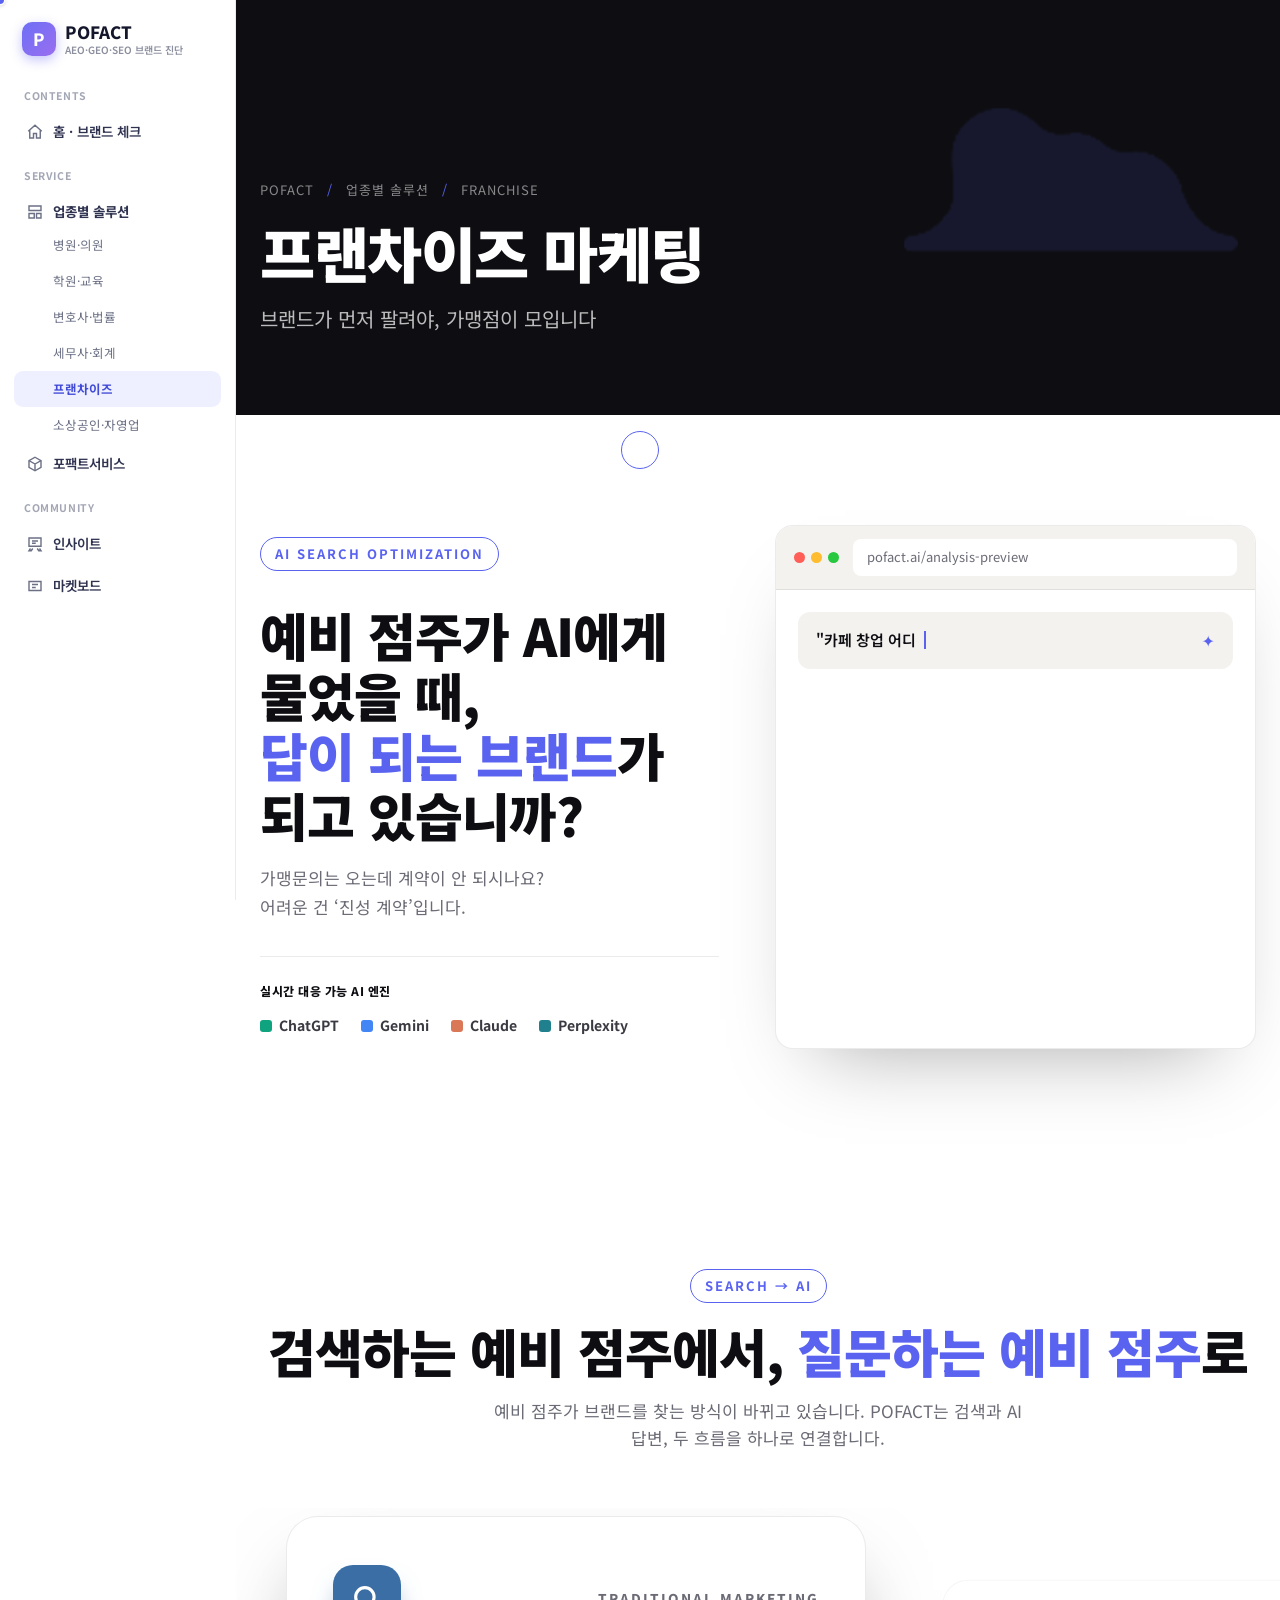
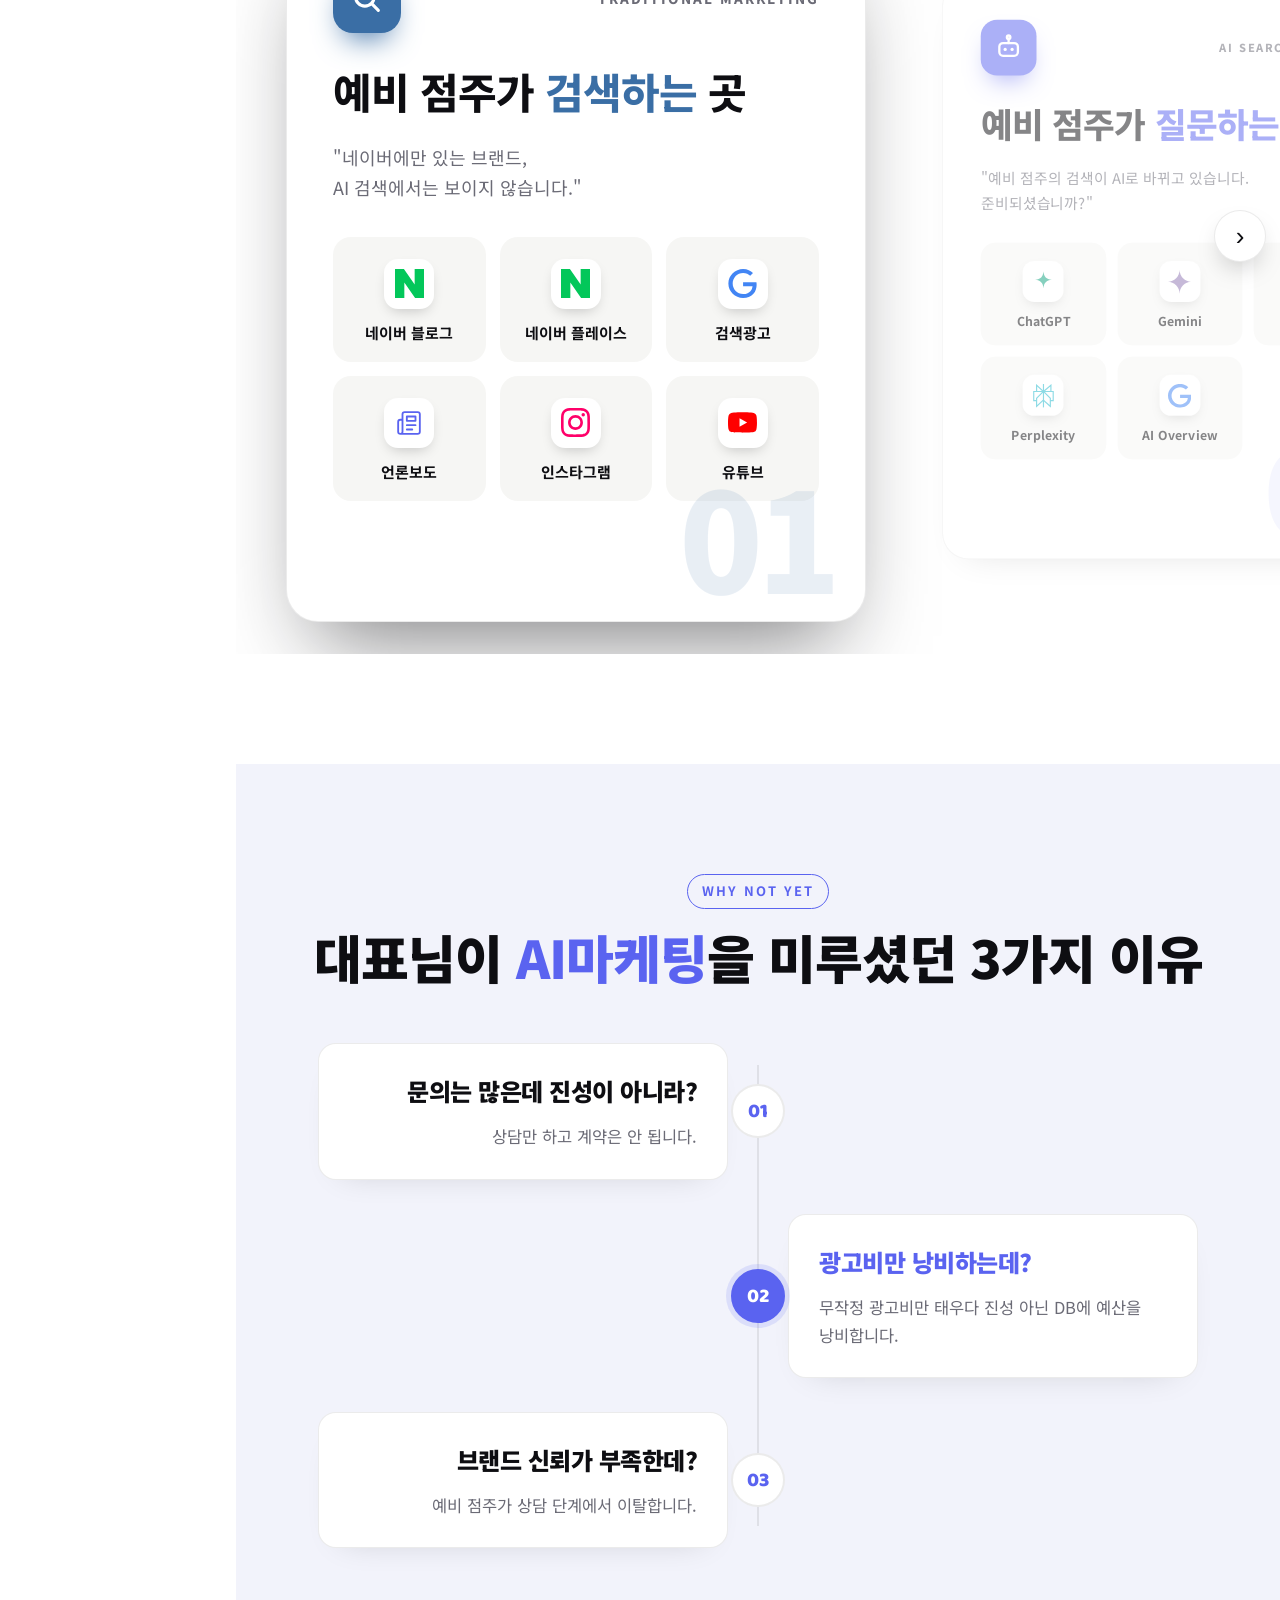
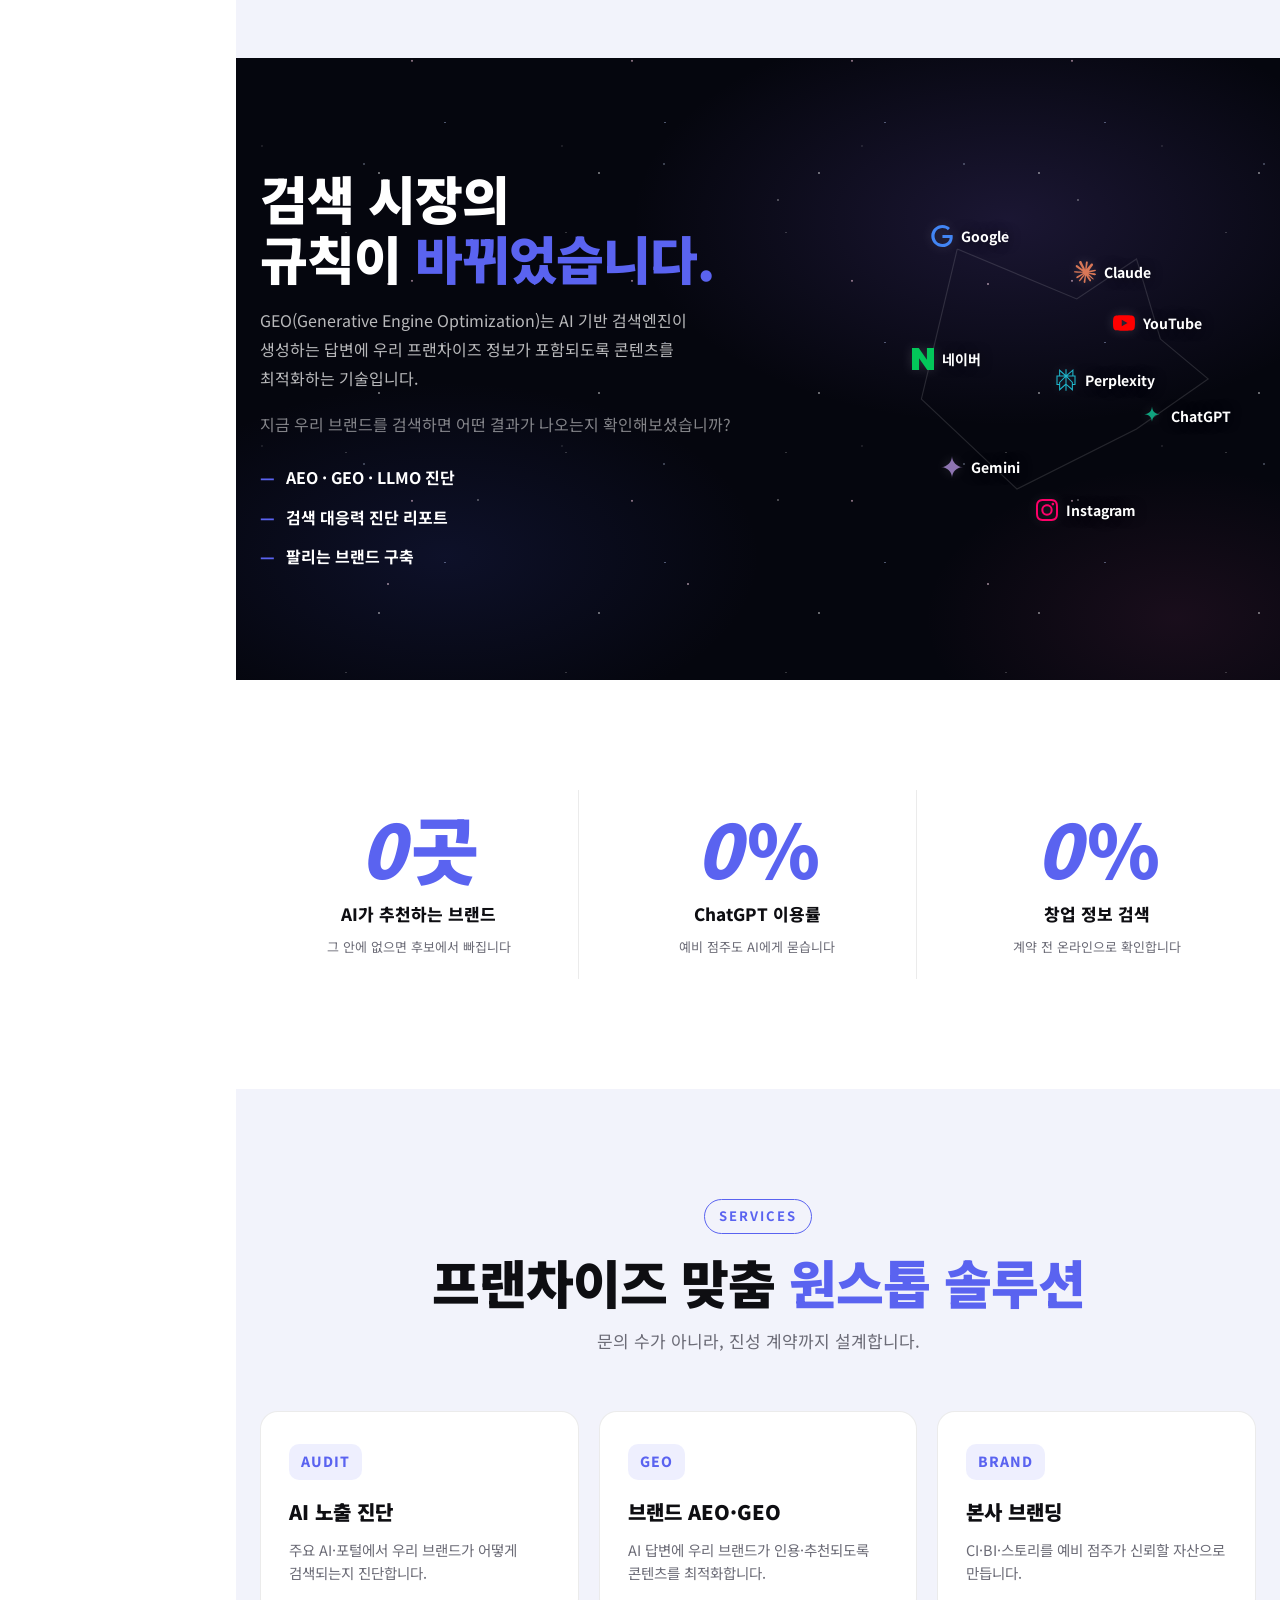
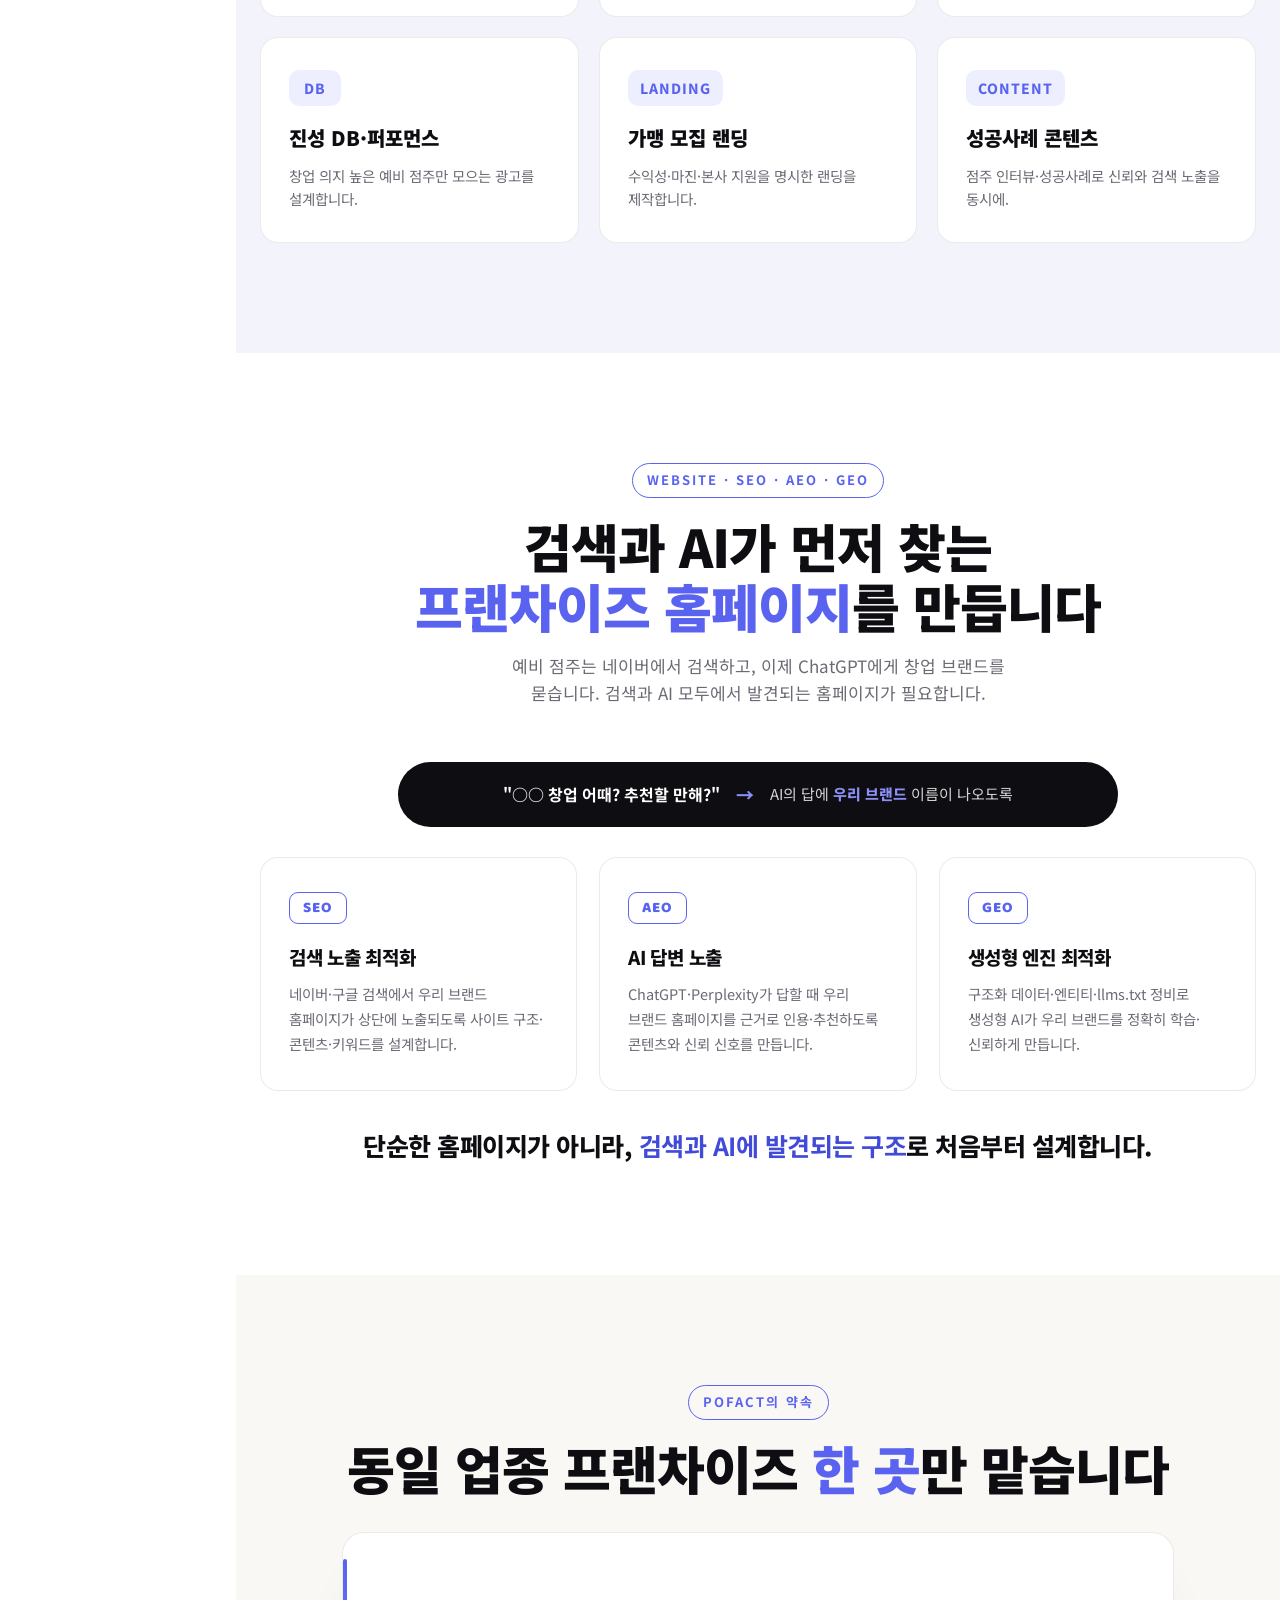
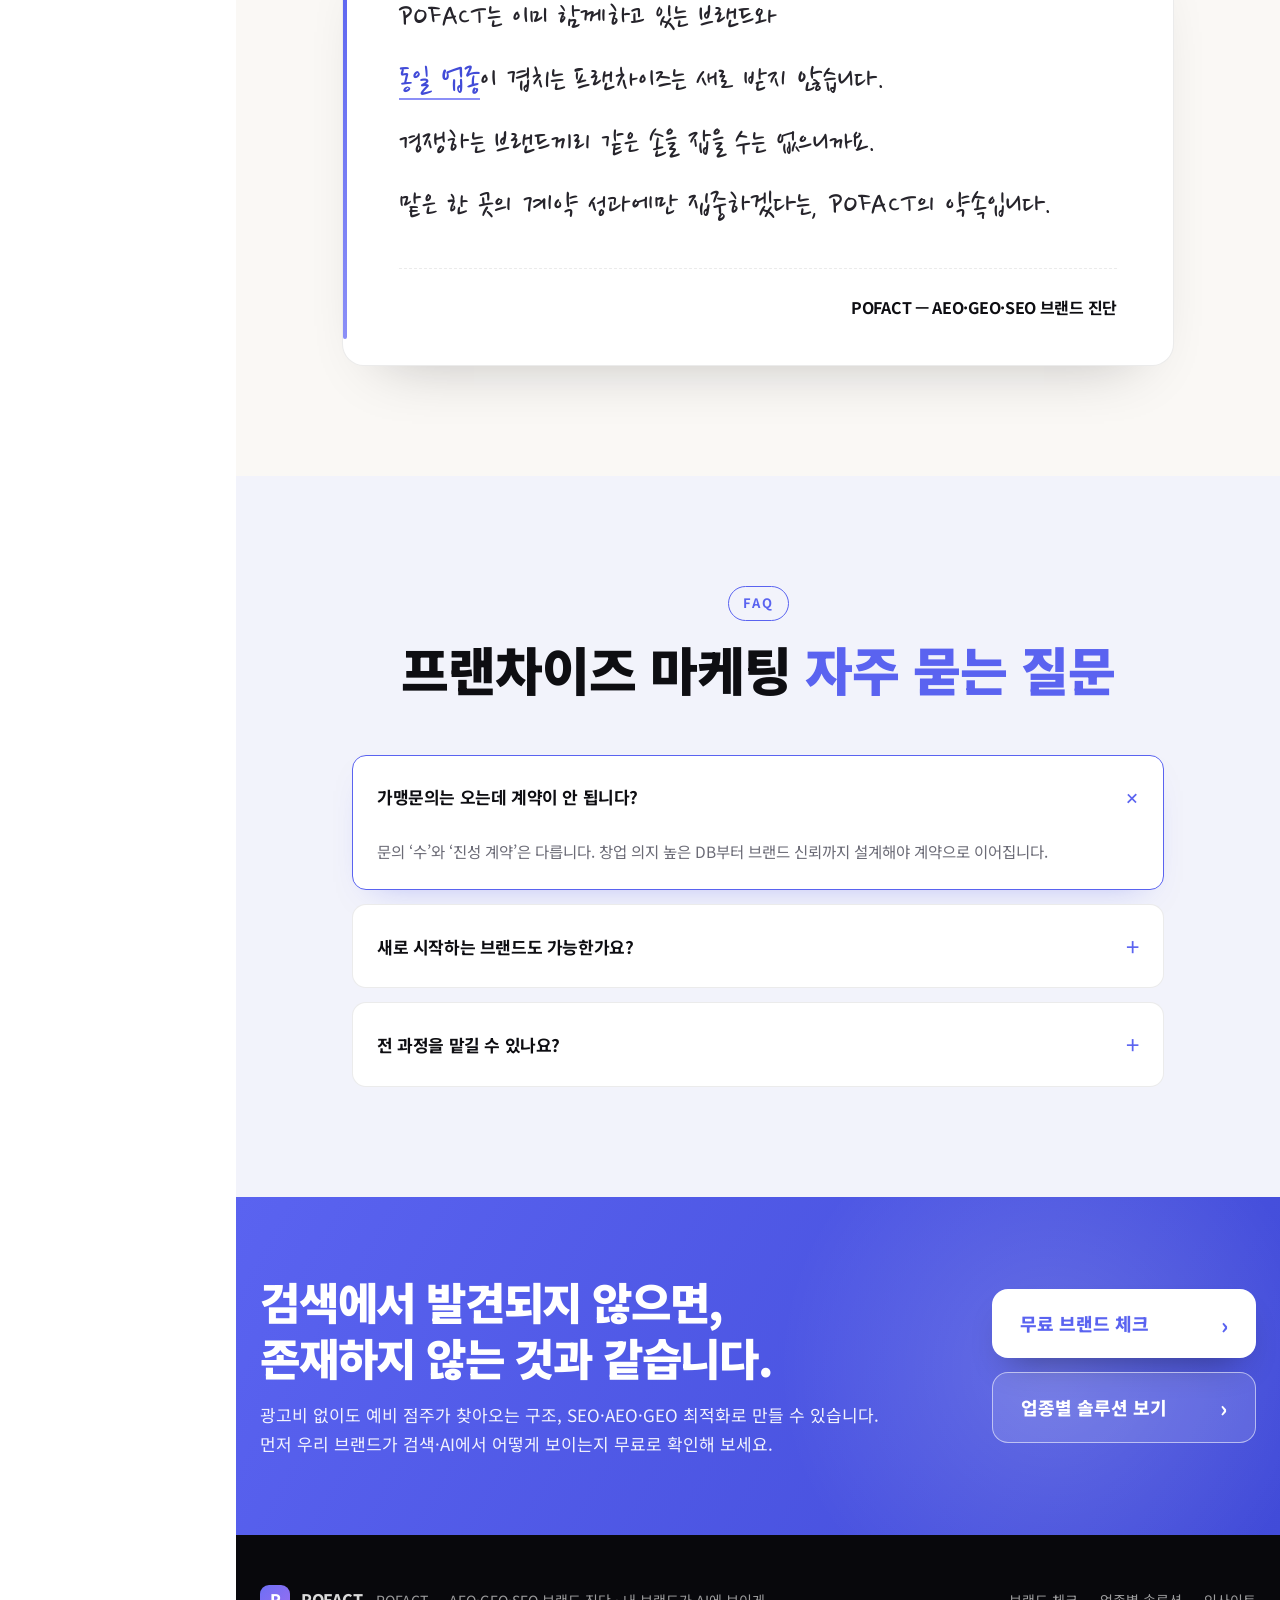
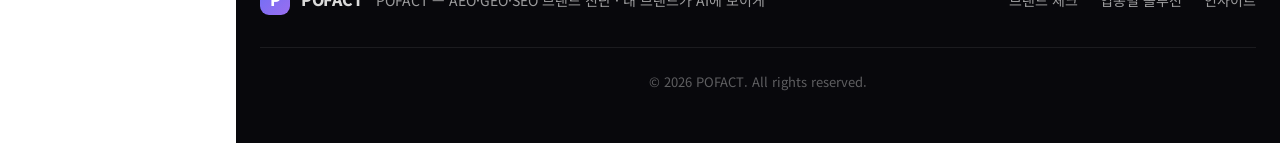
<file: solution/franchise.html>
<!DOCTYPE html>
<html lang="ko">
<head>
<meta charset="UTF-8" />
<meta name="viewport" content="width=device-width, initial-scale=1.0" />
<title>프랜차이즈 마케팅 솔루션 | POFACT</title>
<meta name="description" content="브랜드가 먼저 팔려야 가맹점이 모입니다. 본사 브랜딩·진성 DB·가맹 랜딩·AI 검색 최적화 원스톱." />
<link rel="canonical" href="https://seolyn-jang.github.io/pofact-demo/solution/franchise.html" />
<meta property="og:type" content="website" />
<meta property="og:title" content="프랜차이즈 마케팅 솔루션 | POFACT" />
<meta property="og:description" content="브랜드가 먼저 팔려야 가맹점이 모입니다. 본사 브랜딩·진성 DB·가맹 랜딩·AI 검색 최적화 원스톱." />
<meta property="og:url" content="https://seolyn-jang.github.io/pofact-demo/solution/franchise.html" />
<link rel="preconnect" href="https://fonts.googleapis.com" />
<link rel="preconnect" href="https://fonts.gstatic.com" crossorigin />
<link href="https://fonts.googleapis.com/css2?family=Baloo+2:wght@700;800&family=Black+Han+Sans&family=Nanum+Pen+Script&family=Noto+Sans+KR:wght@300;400;500;700;900&display=swap" rel="stylesheet" />
<link rel="stylesheet" href="hao.css" />
<style>
  /* POFACT 로고·브랜딩 오버라이드 */
  .logo{flex-direction:row; gap:8px;}
  .pf-mark{width:30px; height:30px; border-radius:9px; background:linear-gradient(135deg,#6d6ff5,#9a6ef0); color:#fff; display:grid; place-items:center; font-weight:800; font-size:16px; box-shadow:0 4px 12px rgba(109,111,245,.4);}
  .logo .logo-sub{color:#fff; font-weight:800; font-size:16px; letter-spacing:-.3px; text-transform:none;}
  .scrolled .logo .logo-sub{color:var(--ink);}
  .logo-footer .pf-mark{box-shadow:none;}
  .logo-footer .logo-sub{color:rgba(255,255,255,.85);}
  /* ── 세로 사이드바 (메인 앱과 통일) ── */
  .site-header{display:none !important;}
  .pf-shell{display:flex; align-items:flex-start; min-height:100vh;}
  .pf-side{width:236px; background:#fff; border-right:1px solid rgba(0,0,0,.08); padding:22px 14px; position:fixed; top:0; left:0; height:100vh; overflow-y:auto; z-index:30;}
  .pf-logo{display:flex; align-items:center; gap:9px; padding:0 8px 16px; text-decoration:none;}
  .pf-mk{width:34px; height:34px; border-radius:10px; background:linear-gradient(135deg,#6d6ff5,#9a6ef0); color:#fff; display:grid; place-items:center; font-weight:800; font-size:17px; box-shadow:0 4px 12px rgba(109,111,245,.4);}
  .pf-wm{font-weight:800; font-size:17px; color:#14162b; line-height:1.1;}
  .pf-wm small{display:block; font-size:10px; color:#8b8f9e; font-weight:600; margin-top:2px; letter-spacing:0;}
  .pf-sec{font-size:10.5px; letter-spacing:.6px; color:#a3a6b4; font-weight:700; margin:16px 10px 6px;}
  .pf-mi{display:flex; align-items:center; gap:9px; padding:10px 12px; border-radius:10px; font-size:13.5px; font-weight:600; color:#2f3350; text-decoration:none;}
  .pf-mi svg{width:18px; height:18px; stroke:#6b7085; fill:none; stroke-width:1.9;}
  .pf-mi:hover{background:#f4f5fb;}
  .pf-mi.on{background:linear-gradient(135deg,#6d6ff5,#9a6ef0); color:#fff;}
  .pf-mi.on svg{stroke:#fff;}
  .pf-grp{padding:10px 12px 4px; font-size:13.5px; font-weight:700; color:#2f3350; display:flex; align-items:center; gap:9px;}
  .pf-grp svg{width:18px; height:18px; stroke:#6b7085; fill:none; stroke-width:1.9;}
  .pf-sub{display:block; padding:8px 12px 8px 39px; border-radius:9px; font-size:12.5px; color:#6b7085; text-decoration:none;}
  .pf-sub:hover{background:#f4f5fb; color:#414bd8;}
  .pf-sub.on{background:#eef0ff; color:#414bd8; font-weight:700;}
  .pf-main{flex:1; min-width:0; margin-left:236px;}
  .pf-only-m{display:none;}
  @media(max-width:960px){
    .pf-shell{flex-direction:column;}
    .pf-side{width:100%; height:auto; overflow:visible; position:static; border-right:0; border-bottom:1px solid rgba(0,0,0,.08); display:flex; flex-wrap:wrap; align-items:center; gap:3px; padding:10px 14px;}
    .pf-main{margin-left:0;}
    .pf-sec, .pf-grp, .pf-sub{display:none;}
    .pf-logo{padding:0 12px 0 2px;}
    .pf-only-m{display:flex;}
  }
</style>
<script type="application/ld+json">
{"@context":"https://schema.org","@type":"FAQPage","mainEntity":[
{"@type":"Question","name":"가맹문의는 오는데 계약이 안 됩니다?","acceptedAnswer":{"@type":"Answer","text":"문의 ‘수’와 ‘진성 계약’은 다릅니다. 창업 의지 높은 DB부터 브랜드 신뢰까지 설계해야 계약으로 이어집니다."}},
{"@type":"Question","name":"새로 시작하는 브랜드도 가능한가요?","acceptedAnswer":{"@type":"Answer","text":"네. 브랜드 기획 단계부터 함께합니다."}},
{"@type":"Question","name":"전 과정을 맡길 수 있나요?","acceptedAnswer":{"@type":"Answer","text":"본사 브랜딩→진성 DB 광고→가맹 랜딩→상담 전환까지 원스톱으로 진행합니다."}}]}
</script>
</head>
<body>
  <div class="cursor-ring" id="cursorRing"><span class="cursor-label"></span></div>
  <div class="cursor-dot" id="cursorDot"></div>

  <header class="site-header" id="header">
    <div class="header-inner">
      <a href="../index.html" class="logo" aria-label="POFACT 홈">
        <span class="pf-mark">P</span>
        <span class="logo-sub">POFACT</span>
      </a>
      <nav class="gnb" id="gnb">
        <a href="../insight/index.html">인사이트</a>
        <div class="gnb-dd">
          <a href="index.html" class="gnb-dd-trigger">업종별 솔루션 <span class="dd-caret">&#9662;</span></a>
          <div class="gnb-dd-menu">
            <a href="hospital.html">병원·의원</a>
            <a href="academy.html">학원·교육</a>
            <a href="lawyer.html">변호사·법률</a>
            <a href="tax.html">세무사·회계</a>
            <a href="franchise.html">프랜차이즈</a>
            <a href="smb.html">소상공인·자영업</a>
          </div>
        </div>
        <a href="../index.html">브랜드 체크</a>
      </nav>
      <a href="../index.html" class="header-cta">무료 진단</a>
      <button class="menu-toggle" id="menuToggle" aria-label="메뉴 열기"><span></span><span></span><span></span></button>
    </div>
  </header>

  <div class="pf-shell">
  <aside class="pf-side">
    <a class="pf-logo" href="../index.html"><span class="pf-mk">P</span><span class="pf-wm">POFACT<small>AEO·GEO·SEO 브랜드 진단</small></span></a>
    <div class="pf-sec">CONTENTS</div>
    <a class="pf-mi" href="../index.html"><svg viewBox="0 0 24 24"><path d="M3 11l9-8 9 8M5 10v10h5v-6h4v6h5V10"/></svg>홈 · 브랜드 체크</a>
    <div class="pf-sec">SERVICE</div>
    <a class="pf-mi pf-only-m" href="index.html"><svg viewBox="0 0 24 24"><path d="M4 4h16v6H4zM4 14h7v6H4zM14 14h6v6h-6z"/></svg>업종별 솔루션</a>
    <div class="pf-grp"><svg viewBox="0 0 24 24"><path d="M4 4h16v6H4zM4 14h7v6H4zM14 14h6v6h-6z"/></svg>업종별 솔루션</div>
    <a class="pf-sub" href="hospital.html">병원·의원</a>
    <a class="pf-sub" href="academy.html">학원·교육</a>
    <a class="pf-sub" href="lawyer.html">변호사·법률</a>
    <a class="pf-sub" href="tax.html">세무사·회계</a>
    <a class="pf-sub on" href="franchise.html">프랜차이즈</a>
    <a class="pf-sub" href="smb.html">소상공인·자영업</a>
    <a class="pf-mi" href="../index.html"><svg viewBox="0 0 24 24"><path d="M12 3l8 4.5v9L12 21l-8-4.5v-9z"/><path d="M12 12l8-4.5M12 12v9M12 12L4 7.5"/></svg>포팩트서비스</a>
    <div class="pf-sec">COMMUNITY</div>
    <a class="pf-mi" href="../insight/index.html"><svg viewBox="0 0 24 24"><path d="M9 18l-2 3H4l2-3M15 18l2 3h3l-2-3M4 4h16v11H4z"/><path d="M8 8h8M8 11h5"/></svg>인사이트</a>
    <a class="pf-mi" href="../index.html"><svg viewBox="0 0 24 24"><path d="M4 6h16v12H4zM8 10h8M8 14h5"/></svg>마켓보드</a>
  </aside>
  <div class="pf-main">

  <section class="page-banner">
    <span class="banner-mark" aria-hidden="true"></span>
    <div class="container">
      <nav class="crumb"><a href="../index.html">POFACT</a> <span>/</span> 업종별 솔루션 <span>/</span> FRANCHISE</nav>
      <h1 class="banner-title">프랜차이즈 마케팅</h1>
      <p class="banner-sub">브랜드가 먼저 팔려야, 가맹점이 모입니다</p>
    </div>
  </section>

  <!-- 히어로 + AI 검색 타이핑 목업 -->
  <section class="section hosp-hero">
    <div class="container hosp-hero-grid">
      <div class="hosp-hero-txt">
        <span class="tag">AI SEARCH OPTIMIZATION</span>
        <h2 class="section-title" style="margin:16px 0 20px;">예비 점주가 AI에게 물었을 때,<br /><span class="accent">답이 되는 브랜드</span>가<br />되고 있습니까?</h2>
        <p class="hosp-lead">가맹문의는 오는데 계약이 안 되시나요?<br />어려운 건 ‘진성 계약’입니다.</p>
        <div class="hosp-engines">
          <p class="hosp-eng-label">실시간 대응 가능 AI 엔진</p>
          <div class="hosp-eng-row">
            <span class="eng"><i class="eng-dot" style="background:#10a37f"></i>ChatGPT</span>
            <span class="eng"><i class="eng-dot" style="background:#4285f4"></i>Gemini</span>
            <span class="eng"><i class="eng-dot" style="background:#d97757"></i>Claude</span>
            <span class="eng"><i class="eng-dot" style="background:#20808d"></i>Perplexity</span>
          </div>
        </div>
      </div>
      <div class="ai-mock" id="aiMock">
        <div class="ai-bar"><span class="ai-dots"><i></i><i></i><i></i></span><span class="ai-url">pofact.ai/analysis-preview</span></div>
        <div class="ai-body">
          <div class="ai-query"><span id="aiType" data-text='"카페 창업 어디 브랜드가 좋아?"'></span><span class="ai-caret"></span><span class="ai-spark">✦</span></div>
          <div class="ai-answer" id="aiAnswer">
            <p class="ai-ans">성장하는 프랜차이즈를 분석했습니다. 가맹점 성과, 본사 지원, AI 검색 인용을 기반으로 추천합니다.</p>
            <div class="ai-card ai-card-hi"><div><strong>우리 브랜드</strong><span>가맹점 만족도 4.8 · 본사 지원 강점</span></div><span class="ai-badge">★ 최적화 완료</span></div>
            <div class="ai-card"><div><strong>OO브랜드</strong><span>저창업비 특화</span></div></div>
            <div class="ai-card"><div><strong>OO프랜차이즈</strong><span>수익률 강점</span></div></div>
          </div>
        </div>
      </div>
    </div>
  </section>

  <!-- AI 검색 전환 스토리 (가로 스크롤 4카드) -->
  <section class="section hx-sec">
    <div class="container">
      <div class="section-head center"><span class="tag">SEARCH &rarr; AI</span><h2 class="section-title">검색하는 예비 점주에서, <span class="accent">질문하는 예비 점주</span>로</h2><p class="section-sub">예비 점주가 브랜드를 찾는 방식이 바뀌고 있습니다. POFACT는 검색과 AI 답변, 두 흐름을 하나로 연결합니다.</p></div>
    </div>
    <div class="hx-carousel">
      <button class="hx-arrow hx-prev" type="button" aria-label="이전">&#8249;</button>
      <div class="hx-track">
        <article class="hx-card is-active" style="--hc:#3a6ea5">
          <div class="hx-head"><span class="hx-badge"><svg viewBox="0 0 24 24" fill="none" stroke="currentColor" stroke-width="2.2" stroke-linecap="round"><circle cx="10.5" cy="10.5" r="6.5"/><line x1="15.5" y1="15.5" x2="20" y2="20"/></svg></span><span class="hx-cat">TRADITIONAL MARKETING</span></div>
          <h3 class="hx-title">예비 점주가 <span>검색하는</span> 곳</h3>
          <p class="hx-quote">"네이버에만 있는 브랜드,<br />AI 검색에서는 보이지 않습니다."</p>
          <div class="hx-grid">
            <div class="hx-ic"><span class="hx-ic-img"><img src="assets/logos/naver.svg" alt="네이버" loading="lazy" /></span><span>네이버 블로그</span></div>
            <div class="hx-ic"><span class="hx-ic-img"><img src="assets/logos/naver.svg" alt="네이버" loading="lazy" /></span><span>네이버 플레이스</span></div>
            <div class="hx-ic"><span class="hx-ic-img"><img src="assets/logos/google.svg" alt="검색광고" loading="lazy" /></span><span>검색광고</span></div>
            <div class="hx-ic"><span class="hx-ic-img hx-emoji"><svg viewBox="0 0 24 24" fill="none" stroke="currentColor" stroke-width="1.7" stroke-linecap="round" stroke-linejoin="round"><path d="M4 22h16a2 2 0 0 0 2-2V4a2 2 0 0 0-2-2H8a2 2 0 0 0-2 2v16a2 2 0 0 1-2 2zm0 0a2 2 0 0 1-2-2v-9c0-1.1.9-2 2-2h2"/><line x1="18" y1="14" x2="10" y2="14"/><line x1="15" y1="18" x2="10" y2="18"/><rect x="10" y="6" width="8" height="4"/></svg></span><span>언론보도</span></div>
            <div class="hx-ic"><span class="hx-ic-img"><img src="assets/logos/instagram.svg" alt="인스타그램" loading="lazy" /></span><span>인스타그램</span></div>
            <div class="hx-ic"><span class="hx-ic-img"><img src="assets/logos/youtube.svg" alt="유튜브" loading="lazy" /></span><span>유튜브</span></div>
          </div>
          <span class="hx-num">01</span>
        </article>

        <article class="hx-card" style="--hc:#5a63f0">
          <div class="hx-head"><span class="hx-badge"><svg viewBox="0 0 24 24" fill="none" stroke="currentColor" stroke-width="2" stroke-linecap="round" stroke-linejoin="round"><rect x="4" y="8" width="16" height="11" rx="3.2"/><path d="M12 4v4"/><circle cx="12" cy="3" r="1.5"/><circle cx="9" cy="13.5" r="1.4" fill="currentColor" stroke="none"/><circle cx="15" cy="13.5" r="1.4" fill="currentColor" stroke="none"/></svg></span><span class="hx-cat">AI SEARCH MARKETING</span></div>
          <h3 class="hx-title">예비 점주가 <span>질문하는</span> 곳</h3>
          <p class="hx-quote">"예비 점주의 검색이 AI로 바뀌고 있습니다.<br />준비되셨습니까?"</p>
          <div class="hx-grid">
            <div class="hx-ic"><span class="hx-ic-img"><img src="assets/logos/chatgpt.svg" alt="ChatGPT" loading="lazy" /></span><span>ChatGPT</span></div>
            <div class="hx-ic"><span class="hx-ic-img"><img src="assets/logos/gemini.svg" alt="Gemini" loading="lazy" /></span><span>Gemini</span></div>
            <div class="hx-ic"><span class="hx-ic-img"><img src="assets/logos/claude.svg" alt="Claude" loading="lazy" /></span><span>Claude</span></div>
            <div class="hx-ic"><span class="hx-ic-img"><img src="assets/logos/perplexity.svg" alt="Perplexity" loading="lazy" /></span><span>Perplexity</span></div>
            <div class="hx-ic"><span class="hx-ic-img"><img src="assets/logos/google.svg" alt="AI Overview" loading="lazy" /></span><span>AI Overview</span></div>
          </div>
          <span class="hx-num">02</span>
        </article>

        <article class="hx-card" style="--hc:#2f8f8a">
          <div class="hx-head"><span class="hx-badge"><svg viewBox="0 0 24 24" fill="none" stroke="currentColor" stroke-width="2" stroke-linecap="round" stroke-linejoin="round"><circle cx="6" cy="12" r="2.6"/><circle cx="18" cy="6" r="2.6"/><circle cx="18" cy="18" r="2.6"/><path d="M8.3 10.9 15.7 7.1M8.3 13.1 15.7 16.9"/></svg></span><span class="hx-cat">BRIDGE STRATEGY</span></div>
          <h3 class="hx-title">POFACT가 <span>연결합니다</span></h3>
          <p class="hx-quote">기존 마케팅의 자산이<br />AI 검색의 연료가 되는 선순환 구조</p>
          <ul class="hx-steps">
            <li><span class="hx-check">✓</span><div><strong>브랜드 스토리·성공사례 → AI 학습 데이터</strong><em>콘텐츠가 많을수록 AI가 브랜드를 더 잘 이해합니다.</em></div></li>
            <li><span class="hx-check">✓</span><div><strong>AI 추천 노출 → 브랜드 신뢰 상승</strong><em>AI 검색과 기존 검색이 서로를 강화합니다.</em></div></li>
            <li><span class="hx-check">✓</span><div><strong>브랜드 신뢰 → 진성 계약 증가</strong><em>AI가 쌓아준 신뢰가 결국 계약으로 이어집니다.</em></div></li>
          </ul>
          <span class="hx-num">03</span>
        </article>

        <article class="hx-card hx-card-dark" style="--hc:#111827">
          <div class="hx-head"><span class="hx-badge"><svg viewBox="0 0 24 24" fill="none" stroke="currentColor" stroke-width="2" stroke-linecap="round" stroke-linejoin="round"><path d="M12 3 19 6v5c0 4.6-3.2 8-7 9.5C8.2 19 5 15.6 5 11V6z"/><path d="M9 12l2 2 4-4"/></svg></span><span class="hx-cat">RESULT</span></div>
          <h3 class="hx-title">결국 <span>같은 브랜드</span>를 선택합니다</h3>
          <p class="hx-quote">"검색하는 예비 점주도, 질문하는 예비 점주도<br />같은 브랜드를 선택합니다."</p>
          <div class="hx-flow">
            <div class="hx-flow-top">
              <div class="hx-fchip hx-fchip-1"><span><svg viewBox="0 0 24 24" fill="none" stroke="currentColor" stroke-width="2.2" stroke-linecap="round"><circle cx="10.5" cy="10.5" r="6.5"/><line x1="15.5" y1="15.5" x2="20" y2="20"/></svg></span>예비 점주가 검색해도</div>
              <div class="hx-fchip hx-fchip-2"><span><svg viewBox="0 0 24 24" fill="none" stroke="currentColor" stroke-width="2" stroke-linecap="round" stroke-linejoin="round"><rect x="4" y="8" width="16" height="11" rx="3.2"/><path d="M12 4v4"/><circle cx="12" cy="3" r="1.5"/><circle cx="9" cy="13.5" r="1.4" fill="currentColor" stroke="none"/><circle cx="15" cy="13.5" r="1.4" fill="currentColor" stroke="none"/></svg></span>AI에 물어봐도</div>
            </div>
            <div class="hx-flow-join"><i></i><i></i></div>
            <div class="hx-fresult"><span><svg viewBox="0 0 24 24" fill="none" stroke="currentColor" stroke-width="2.4" stroke-linecap="round"><line x1="12" y1="6" x2="12" y2="18"/><line x1="6" y1="12" x2="18" y2="12"/></svg></span>같은 브랜드가 나옵니다</div>
          </div>
          <span class="hx-num">04</span>
        </article>
      </div>
      <button class="hx-arrow hx-next" type="button" aria-label="다음">&#8250;</button>
    </div>
  </section>

  <!-- 3가지 이유 (지그재그) -->
  <section class="section alt-bg">
    <div class="container">
      <div class="section-head center"><span class="tag">WHY NOT YET</span><h2 class="section-title">대표님이 <span class="accent">AI마케팅</span>을 미루셨던 3가지 이유</h2></div>
      <div class="reason-tl">
        <div class="rtl-item"><div class="rtl-card"><h3>문의는 많은데 진성이 아니라?</h3><p>상담만 하고 계약은 안 됩니다.</p></div><span class="rtl-num">01</span></div>
        <div class="rtl-item"><span class="rtl-num">02</span><div class="rtl-card"><h3>광고비만 낭비하는데?</h3><p>무작정 광고비만 태우다 진성 아닌 DB에 예산을 낭비합니다.</p></div></div>
        <div class="rtl-item"><div class="rtl-card"><h3>브랜드 신뢰가 부족한데?</h3><p>예비 점주가 상담 단계에서 이탈합니다.</p></div><span class="rtl-num">03</span></div>
      </div>
    </div>
  </section>

  <!-- 검색 시장 규칙 (다크 + 로고 별자리) -->
  <section class="section hosp-dark">
    <div class="night-sky"></div>
    <div class="container hosp-dark-grid">
      <div class="hosp-dark-txt">
        <h2 class="section-title">검색 시장의<br />규칙이 <span class="accent">바뀌었습니다.</span></h2>
        <p>GEO(Generative Engine Optimization)는 AI 기반 검색엔진이 생성하는 답변에 우리 프랜차이즈 정보가 포함되도록 콘텐츠를 최적화하는 기술입니다.</p>
        <p class="dim">지금 우리 브랜드를 검색하면 어떤 결과가 나오는지 확인해보셨습니까?</p>
        <ul class="hosp-checks">
          <li>AEO · GEO · LLMO 진단</li>
          <li>검색 대응력 진단 리포트</li>
          <li>팔리는 브랜드 구축</li>
        </ul>
      </div>
      <div class="constellation" aria-hidden="true">
        <svg class="cons-lines" viewBox="0 0 400 360" preserveAspectRatio="none">
          <polyline points="150,60 250,110 300,70 320,150 360,190 300,240 200,300 120,210 150,60" fill="none" stroke="rgba(255,255,255,0.13)" stroke-width="1" />
        </svg>
        <span class="cl" style="top:10%;left:32%;animation-delay:0s"><img src="assets/logos/google.svg" alt="" />Google</span>
        <span class="cl" style="top:20%;left:62%;animation-delay:.6s"><img src="assets/logos/claude.svg" alt="" />Claude</span>
        <span class="cl" style="top:34%;left:70%;animation-delay:1.2s"><img src="assets/logos/youtube.svg" alt="" />YouTube</span>
        <span class="cl" style="top:44%;left:28%;animation-delay:.4s"><img src="assets/logos/naver.svg" alt="" />네이버</span>
        <span class="cl" style="top:50%;left:58%;animation-delay:1.6s"><img src="assets/logos/perplexity.svg" alt="" />Perplexity</span>
        <span class="cl" style="top:60%;left:76%;animation-delay:.9s"><img src="assets/logos/chatgpt.svg" alt="" />ChatGPT</span>
        <span class="cl" style="top:74%;left:34%;animation-delay:1.4s"><img src="assets/logos/gemini.svg" alt="" />Gemini</span>
        <span class="cl" style="top:86%;left:54%;animation-delay:.2s"><img src="assets/logos/instagram.svg" alt="" />Instagram</span>
      </div>
    </div>
  </section>

  <!-- 통계 -->
  <section class="section">
    <div class="container hosp-stats">
      <div class="hstat"><strong><i data-count="3">0</i><em class="pct">곳</em></strong><b>AI가 추천하는 브랜드</b><span>그 안에 없으면 후보에서 빠집니다</span></div>
      <div class="hstat"><strong><i data-count="54.5">0</i><em class="pct">%</em></strong><b>ChatGPT 이용률</b><span>예비 점주도 AI에게 묻습니다</span></div>
      <div class="hstat"><strong><i data-count="88">0</i><em class="pct">%</em></strong><b>창업 정보 검색</b><span>계약 전 온라인으로 확인합니다</span></div>
    </div>
  </section>

  <!-- 서비스 -->
  <section class="section alt-bg">
    <div class="container">
      <div class="section-head center"><span class="tag">SERVICES</span><h2 class="section-title">프랜차이즈 맞춤 <span class="accent">원스톱 솔루션</span></h2><p class="section-sub">문의 수가 아니라, 진성 계약까지 설계합니다.</p></div>
      <div class="vch-prod-grid">
        <div class="vch-prod"><span class="vch-prod-ic">AUDIT</span><h3>AI 노출 진단</h3><p>주요 AI·포털에서 우리 브랜드가 어떻게 검색되는지 진단합니다.</p></div>
        <div class="vch-prod"><span class="vch-prod-ic">GEO</span><h3>브랜드 AEO·GEO</h3><p>AI 답변에 우리 브랜드가 인용·추천되도록 콘텐츠를 최적화합니다.</p></div>
        <div class="vch-prod"><span class="vch-prod-ic">BRAND</span><h3>본사 브랜딩</h3><p>CI·BI·스토리를 예비 점주가 신뢰할 자산으로 만듭니다.</p></div>
        <div class="vch-prod"><span class="vch-prod-ic">DB</span><h3>진성 DB·퍼포먼스</h3><p>창업 의지 높은 예비 점주만 모으는 광고를 설계합니다.</p></div>
        <div class="vch-prod"><span class="vch-prod-ic">LANDING</span><h3>가맹 모집 랜딩</h3><p>수익성·마진·본사 지원을 명시한 랜딩을 제작합니다.</p></div>
        <div class="vch-prod"><span class="vch-prod-ic">CONTENT</span><h3>성공사례 콘텐츠</h3><p>점주 인터뷰·성공사례로 신뢰와 검색 노출을 동시에.</p></div>
      </div>
    </div>
  </section>

  <section class="section webaeo">
    <div class="container">
      <div class="section-head center"><span class="tag">WEBSITE · SEO · AEO · GEO</span><h2 class="section-title">검색과 AI가 먼저 찾는<br /><span class="accent">프랜차이즈 홈페이지</span>를 만듭니다</h2><p class="section-sub">예비 점주는 네이버에서 검색하고, 이제 ChatGPT에게 창업 브랜드를 묻습니다. 검색과 AI 모두에서 발견되는 홈페이지가 필요합니다.</p></div>
      <div class="webaeo-q">
        <span class="webaeo-q-user">"○○ 창업 어때? 추천할 만해?"</span>
        <span class="webaeo-q-arrow">&#8594;</span>
        <span class="webaeo-q-ai">AI의 답에 <strong>우리 브랜드</strong> 이름이 나오도록</span>
      </div>
      <div class="webaeo-grid">
        <div class="webaeo-card"><span class="webaeo-k">SEO</span><h4>검색 노출 최적화</h4><p>네이버·구글 검색에서 우리 브랜드 홈페이지가 상단에 노출되도록 사이트 구조·콘텐츠·키워드를 설계합니다.</p></div>
        <div class="webaeo-card"><span class="webaeo-k">AEO</span><h4>AI 답변 노출</h4><p>ChatGPT·Perplexity가 답할 때 우리 브랜드 홈페이지를 근거로 인용·추천하도록 콘텐츠와 신뢰 신호를 만듭니다.</p></div>
        <div class="webaeo-card"><span class="webaeo-k">GEO</span><h4>생성형 엔진 최적화</h4><p>구조화 데이터·엔티티·llms.txt 정비로 생성형 AI가 우리 브랜드를 정확히 학습·신뢰하게 만듭니다.</p></div>
      </div>
      <p class="webaeo-note">단순한 홈페이지가 아니라, <strong>검색과 AI에 발견되는 구조</strong>로 처음부터 설계합니다.</p>
    </div>
  </section>

  <section class="section pledge-band">
    <div class="container pledge-wrap">
      <div class="pledge-head">
        <span class="tag">POFACT의 약속</span>
        <h2 class="section-title">동일 업종 프랜차이즈 <span class="accent">한 곳</span>만 맡습니다</h2>
      </div>
      <div class="pledge-card">
        <p class="pledge-hand">
          POFACT는 이미 함께하고 있는 브랜드와<br />
          <b>동일 업종</b>이 겹치는 프랜차이즈는 새로 받지 않습니다.<br />
          경쟁하는 브랜드끼리 같은 손을 잡을 수는 없으니까요.<br />
          맡은 한 곳의 계약 성과에만 집중하겠다는, POFACT의 약속입니다.
        </p>
        <div class="pledge-sign">
          <span class="pledge-name">POFACT — AEO·GEO·SEO 브랜드 진단</span>
        </div>
      </div>
    </div>
  </section>

  <section class="section alt-bg">
    <div class="container aeo-faq-wrap">
      <div class="section-head center"><span class="tag">FAQ</span><h2 class="section-title">프랜차이즈 마케팅 <span class="accent">자주 묻는 질문</span></h2></div>
      <div class="aeo-faq">
        <details open><summary>가맹문의는 오는데 계약이 안 됩니다?</summary><p>문의 ‘수’와 ‘진성 계약’은 다릅니다. 창업 의지 높은 DB부터 브랜드 신뢰까지 설계해야 계약으로 이어집니다.</p></details>
        <details><summary>새로 시작하는 브랜드도 가능한가요?</summary><p>네. 브랜드 기획 단계부터 함께합니다.</p></details>
        <details><summary>전 과정을 맡길 수 있나요?</summary><p>본사 브랜딩→진성 DB 광고→가맹 랜딩→상담 전환까지 원스톱으로 진행합니다.</p></details>
      </div>
    </div>
  </section>

  <section class="cta-band">
    <div class="container cta-grid">
      <div class="cta-copy">
        <h2>검색에서 발견되지 않으면,<br />존재하지 않는 것과 같습니다.</h2>
        <p>광고비 없이도 예비 점주가 찾아오는 구조, SEO·AEO·GEO 최적화로 만들 수 있습니다.<br />먼저 우리 브랜드가 검색·AI에서 어떻게 보이는지 무료로 확인해 보세요.</p>
      </div>
      <div class="cta-actions">
        <a href="../index.html" class="cta-btn cta-btn-primary">무료 브랜드 체크 <span>&#8250;</span></a>
        <a href="index.html" class="cta-btn cta-btn-ghost">업종별 솔루션 보기 <span>&#8250;</span></a>
      </div>
    </div>
  </section>

  <footer class="site-footer">
    <div class="container footer-inner">
      <div class="footer-brand">
        <a href="../index.html" class="logo logo-footer"><span class="pf-mark">P</span><span class="logo-sub">POFACT</span></a>
        <p>POFACT — AEO·GEO·SEO 브랜드 진단 · 내 브랜드가 AI에 보이게</p>
      </div>
      <nav class="footer-nav">
        <a href="../index.html">브랜드 체크</a>
        <a href="index.html">업종별 솔루션</a>
        <a href="../insight/index.html">인사이트</a>
      </nav>
      <p class="copyright">© 2026 POFACT. All rights reserved.</p>
    </div>
  </footer>
  </div><!-- /pf-main -->
  </div><!-- /pf-shell -->

  <script src="hao.js"></script>
</body>
</html>
</file>
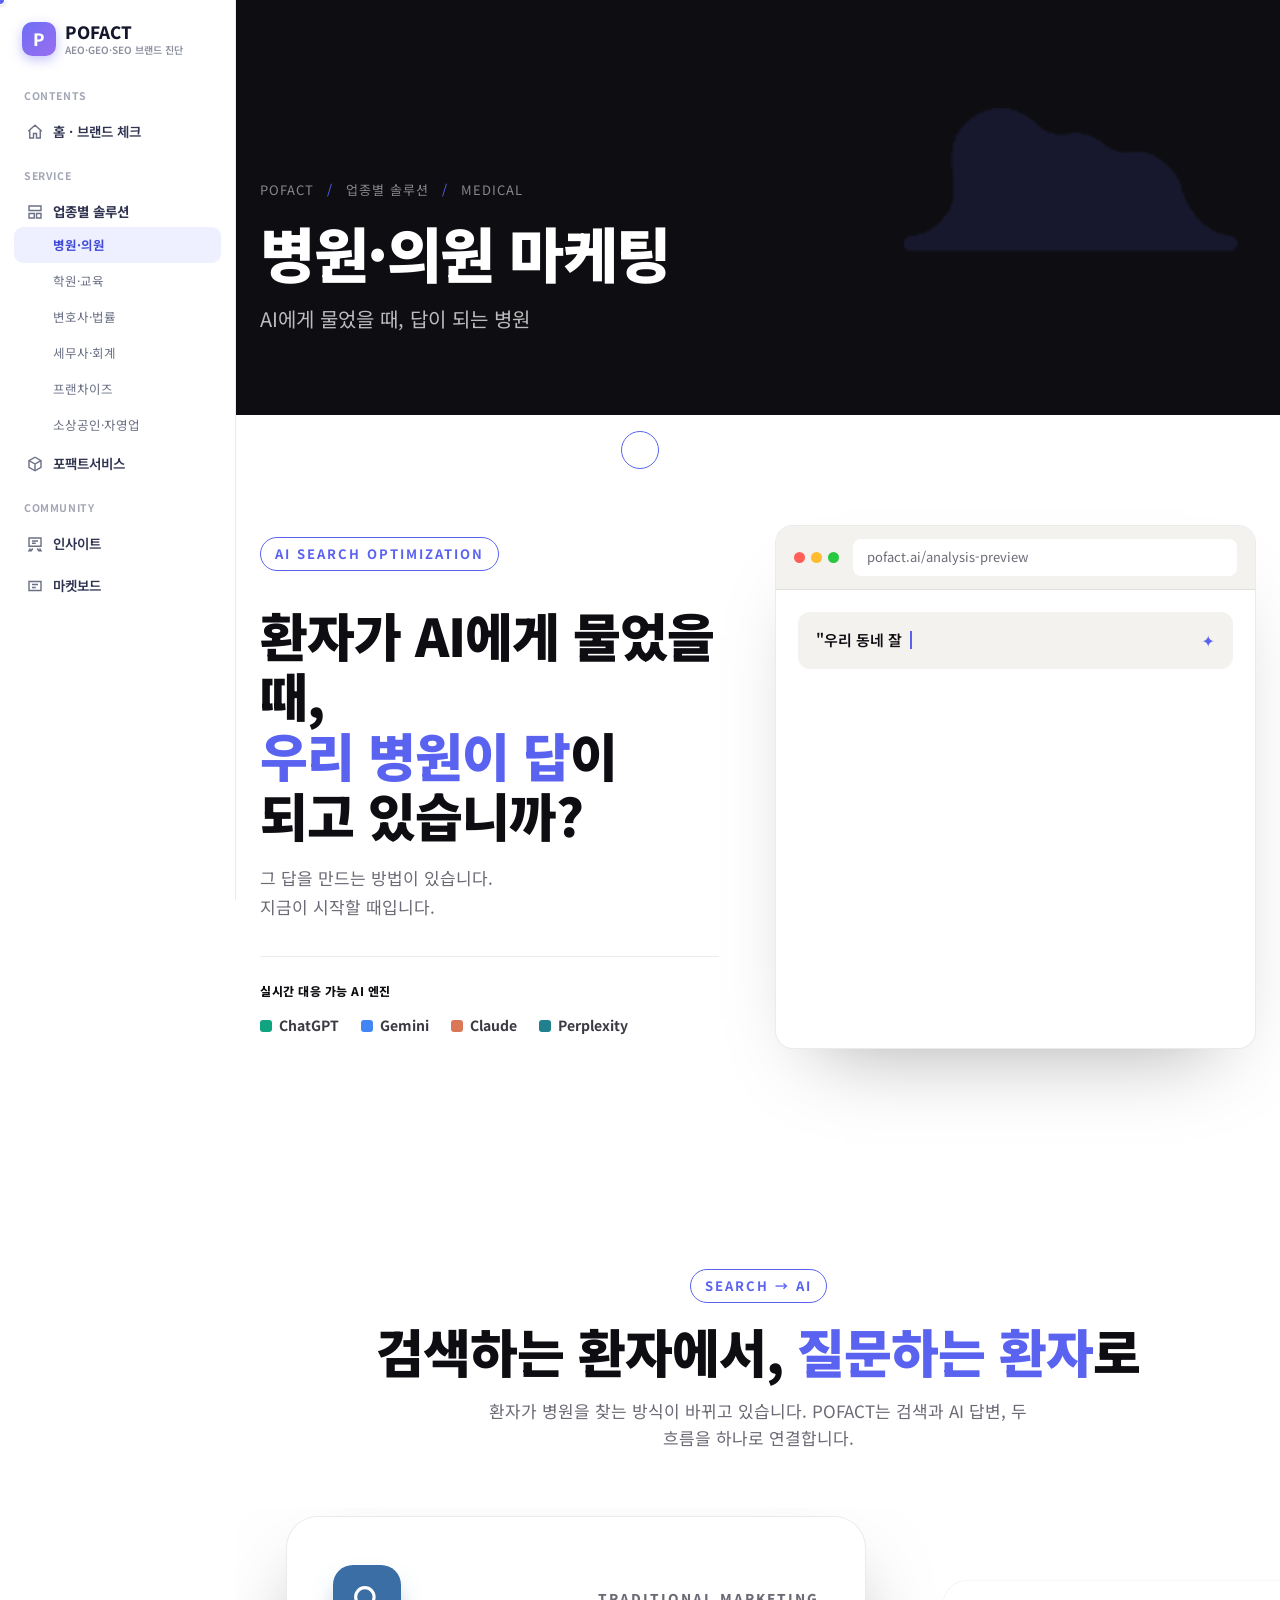
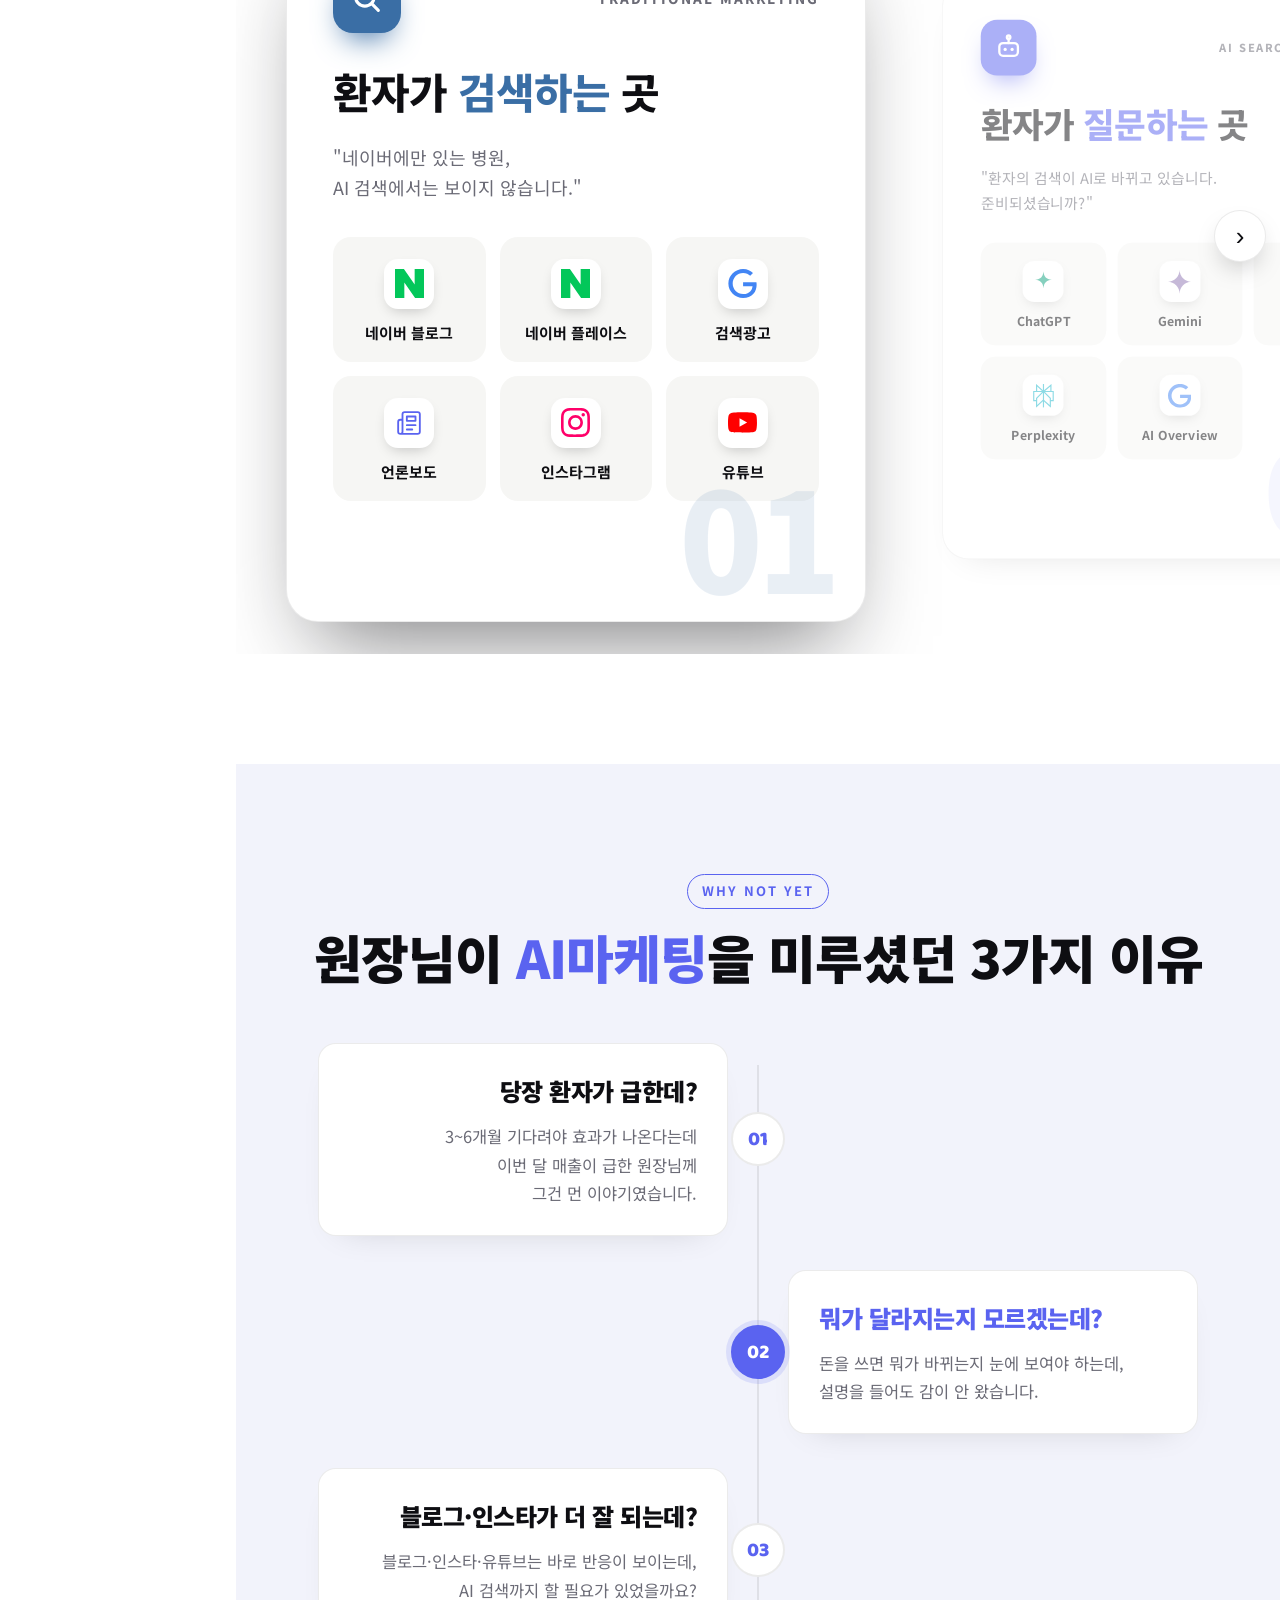
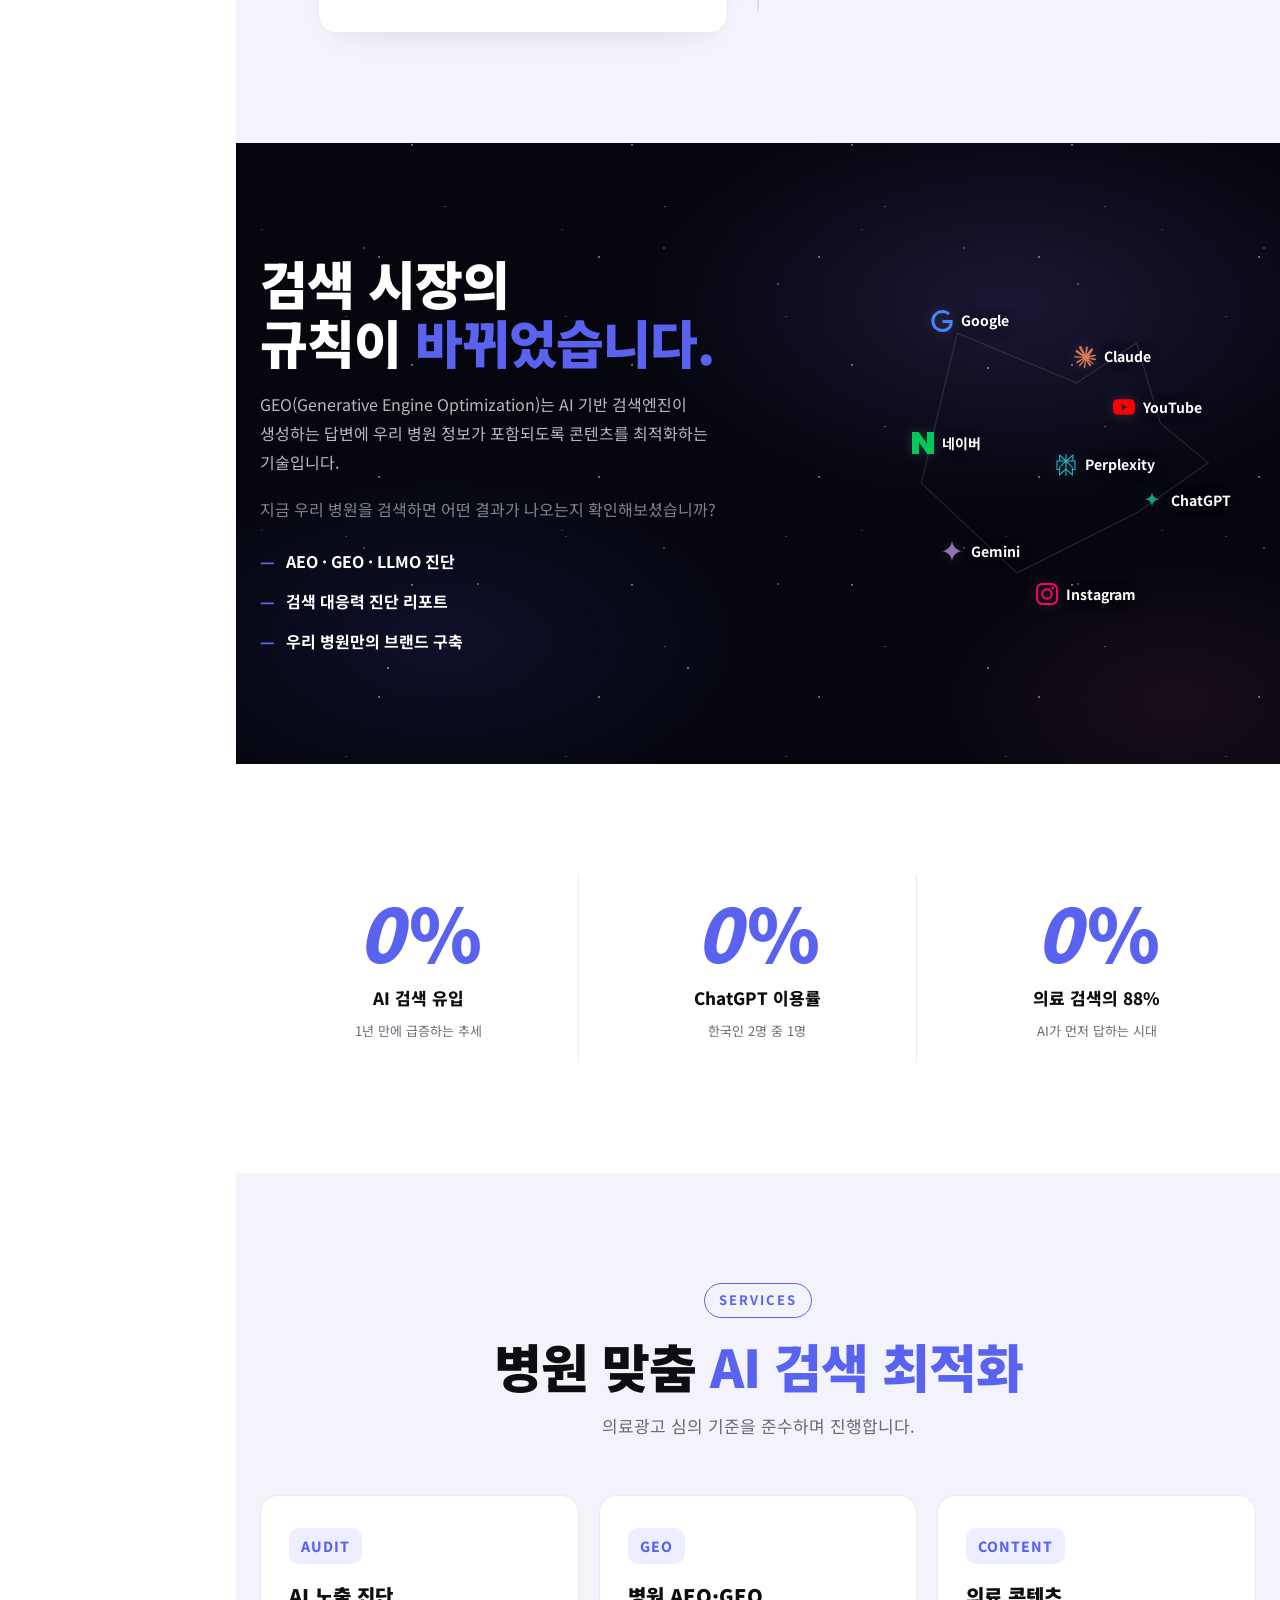
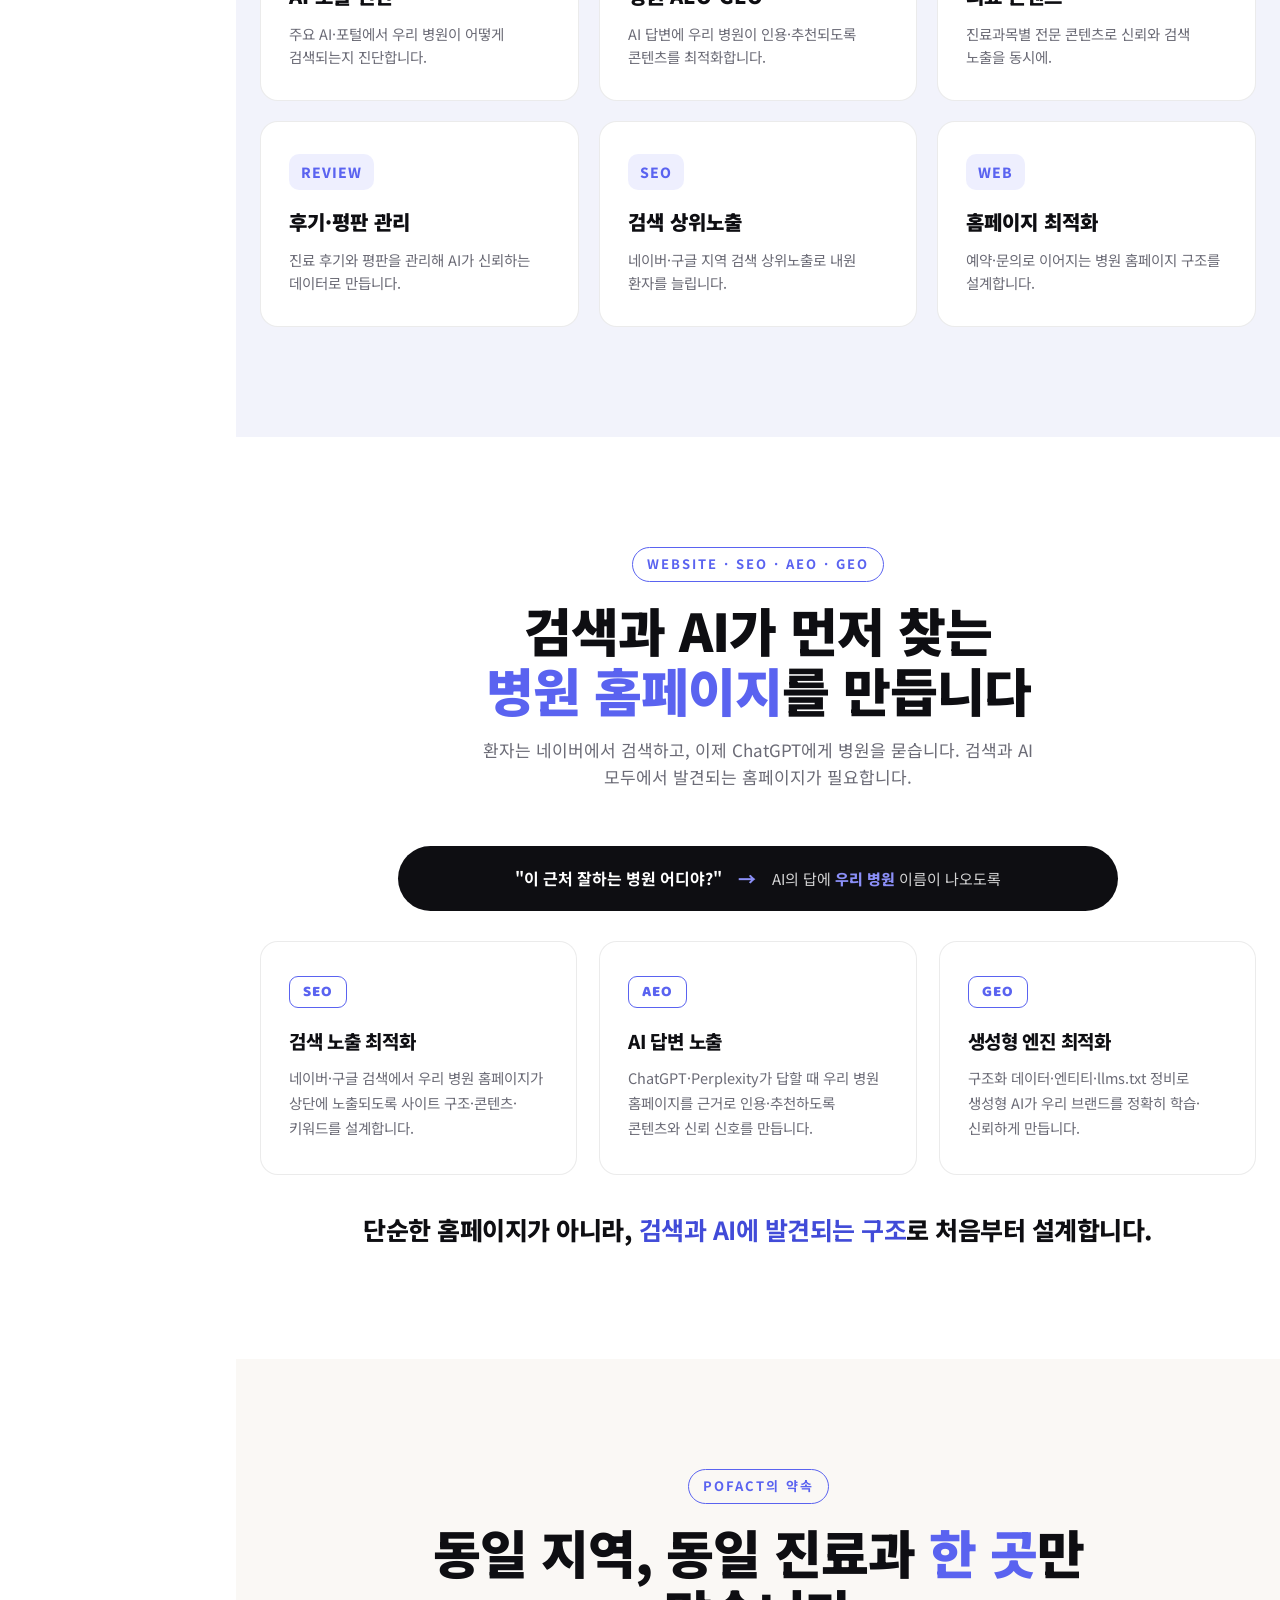
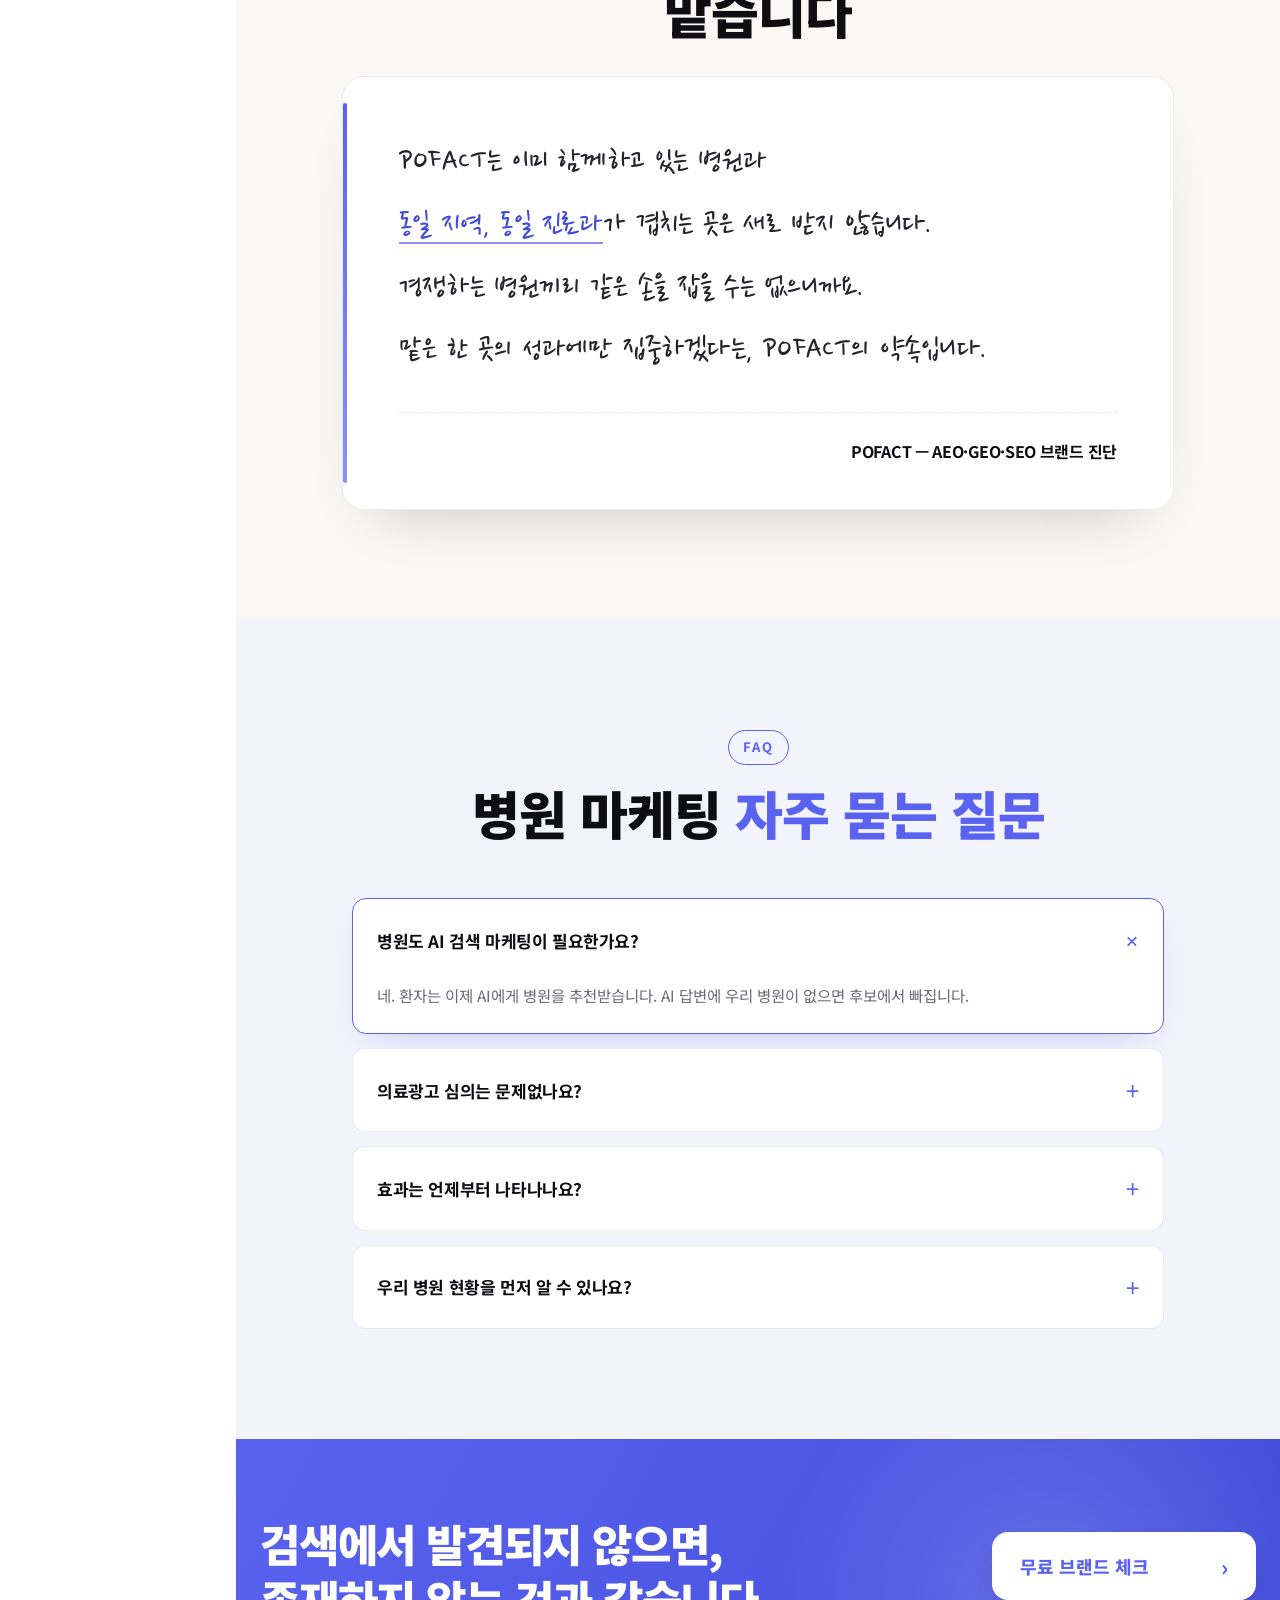
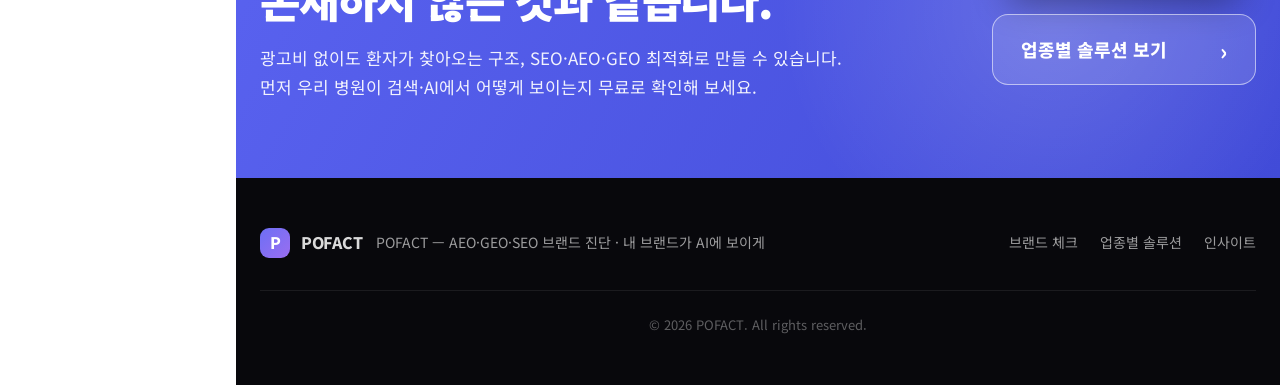
<file: solution/hospital.html>
<!DOCTYPE html>
<html lang="ko">
<head>
<meta charset="UTF-8" />
<meta name="viewport" content="width=device-width, initial-scale=1.0" />
<title>병원·의원 마케팅 솔루션 | POFACT</title>
<meta name="description" content="환자가 AI에게 물었을 때 답이 되는 병원. 의료광고 심의를 준수하며 AEO·GEO·SEO로 검색과 AI 답변에 노출되는 병원 마케팅 — POFACT." />
<link rel="canonical" href="https://seolyn-jang.github.io/pofact-demo/solution/hospital.html" />
<meta property="og:type" content="website" />
<meta property="og:title" content="병원·의원 마케팅 솔루션 | POFACT" />
<meta property="og:description" content="환자가 AI에게 물었을 때 답이 되는 병원 — AEO·GEO·SEO 브랜드 진단." />
<link rel="preconnect" href="https://fonts.googleapis.com" />
<link rel="preconnect" href="https://fonts.gstatic.com" crossorigin />
<link href="https://fonts.googleapis.com/css2?family=Baloo+2:wght@700;800&family=Black+Han+Sans&family=Nanum+Pen+Script&family=Noto+Sans+KR:wght@300;400;500;700;900&display=swap" rel="stylesheet" />
<link rel="stylesheet" href="hao.css" />
<style>
  /* POFACT 로고·브랜딩 오버라이드 */
  .logo{flex-direction:row; gap:8px;}
  .pf-mark{width:30px; height:30px; border-radius:9px; background:linear-gradient(135deg,#6d6ff5,#9a6ef0); color:#fff; display:grid; place-items:center; font-weight:800; font-size:16px; box-shadow:0 4px 12px rgba(109,111,245,.4);}
  .logo .logo-sub{color:#fff; font-weight:800; font-size:16px; letter-spacing:-.3px; text-transform:none;}
  .scrolled .logo .logo-sub{color:var(--ink);}
  .logo-footer .pf-mark{box-shadow:none;}
  .logo-footer .logo-sub{color:rgba(255,255,255,.85);}
  /* ── 세로 사이드바 (메인 앱과 통일) ── */
  .site-header{display:none !important;}
  .pf-shell{display:flex; align-items:flex-start; min-height:100vh;}
  .pf-side{width:236px; background:#fff; border-right:1px solid rgba(0,0,0,.08); padding:22px 14px; position:fixed; top:0; left:0; height:100vh; overflow-y:auto; z-index:30;}
  .pf-logo{display:flex; align-items:center; gap:9px; padding:0 8px 16px; text-decoration:none;}
  .pf-mk{width:34px; height:34px; border-radius:10px; background:linear-gradient(135deg,#6d6ff5,#9a6ef0); color:#fff; display:grid; place-items:center; font-weight:800; font-size:17px; box-shadow:0 4px 12px rgba(109,111,245,.4);}
  .pf-wm{font-weight:800; font-size:17px; color:#14162b; line-height:1.1;}
  .pf-wm small{display:block; font-size:10px; color:#8b8f9e; font-weight:600; margin-top:2px; letter-spacing:0;}
  .pf-sec{font-size:10.5px; letter-spacing:.6px; color:#a3a6b4; font-weight:700; margin:16px 10px 6px;}
  .pf-mi{display:flex; align-items:center; gap:9px; padding:10px 12px; border-radius:10px; font-size:13.5px; font-weight:600; color:#2f3350; text-decoration:none;}
  .pf-mi svg{width:18px; height:18px; stroke:#6b7085; fill:none; stroke-width:1.9;}
  .pf-mi:hover{background:#f4f5fb;}
  .pf-mi.on{background:linear-gradient(135deg,#6d6ff5,#9a6ef0); color:#fff;}
  .pf-mi.on svg{stroke:#fff;}
  .pf-grp{padding:10px 12px 4px; font-size:13.5px; font-weight:700; color:#2f3350; display:flex; align-items:center; gap:9px;}
  .pf-grp svg{width:18px; height:18px; stroke:#6b7085; fill:none; stroke-width:1.9;}
  .pf-sub{display:block; padding:8px 12px 8px 39px; border-radius:9px; font-size:12.5px; color:#6b7085; text-decoration:none;}
  .pf-sub:hover{background:#f4f5fb; color:#414bd8;}
  .pf-sub.on{background:#eef0ff; color:#414bd8; font-weight:700;}
  .pf-main{flex:1; min-width:0; margin-left:236px;}
  .pf-only-m{display:none;}
  @media(max-width:960px){
    .pf-shell{flex-direction:column;}
    .pf-side{width:100%; height:auto; overflow:visible; position:static; border-right:0; border-bottom:1px solid rgba(0,0,0,.08); display:flex; flex-wrap:wrap; align-items:center; gap:3px; padding:10px 14px;}
    .pf-main{margin-left:0;}
    .pf-sec, .pf-grp, .pf-sub{display:none;}
    .pf-logo{padding:0 12px 0 2px;}
    .pf-only-m{display:flex;}
  }
</style>
<script type="application/ld+json">
{"@context":"https://schema.org","@type":"FAQPage","mainEntity":[
{"@type":"Question","name":"병원도 AI 검색 마케팅이 필요한가요?","acceptedAnswer":{"@type":"Answer","text":"네. 환자는 이제 AI에게 병원을 추천받습니다. AI 답변에 우리 병원이 없으면 후보에서 빠집니다."}},
{"@type":"Question","name":"의료광고 심의는 문제없나요?","acceptedAnswer":{"@type":"Answer","text":"의료광고 심의 기준을 준수하는 범위에서 콘텐츠와 노출을 설계하므로 안심하셔도 됩니다."}},
{"@type":"Question","name":"효과는 언제부터 나타나나요?","acceptedAnswer":{"@type":"Answer","text":"검색·플레이스는 비교적 빠르게, AI 인용은 신뢰 신호가 쌓이는 60~90일 내에 변화가 나타납니다."}},
{"@type":"Question","name":"우리 병원 현황을 먼저 알 수 있나요?","acceptedAnswer":{"@type":"Answer","text":"네. 무료 브랜드 체크로 지금 우리 병원이 검색과 AI에서 어떻게 노출되는지 확인해 드립니다."}}]}
</script>
</head>
<body>
  <div class="cursor-ring" id="cursorRing"><span class="cursor-label"></span></div>
  <div class="cursor-dot" id="cursorDot"></div>

  <header class="site-header" id="header">
    <div class="header-inner">
      <a href="../index.html" class="logo" aria-label="POFACT 홈">
        <span class="pf-mark">P</span>
        <span class="logo-sub">POFACT</span>
      </a>
      <nav class="gnb" id="gnb">
        <a href="../insight/index.html">인사이트</a>
        <div class="gnb-dd">
          <a href="index.html" class="gnb-dd-trigger">업종별 솔루션 <span class="dd-caret">&#9662;</span></a>
          <div class="gnb-dd-menu">
            <a href="hospital.html">병원·의원</a>
            <a href="academy.html">학원·교육</a>
            <a href="lawyer.html">변호사·법률</a>
            <a href="tax.html">세무사·회계</a>
            <a href="franchise.html">프랜차이즈</a>
            <a href="smb.html">소상공인·자영업</a>
          </div>
        </div>
        <a href="../index.html">브랜드 체크</a>
      </nav>
      <a href="../index.html" class="header-cta">무료 진단</a>
      <button class="menu-toggle" id="menuToggle" aria-label="메뉴 열기"><span></span><span></span><span></span></button>
    </div>
  </header>

  <div class="pf-shell">
  <aside class="pf-side">
    <a class="pf-logo" href="../index.html"><span class="pf-mk">P</span><span class="pf-wm">POFACT<small>AEO·GEO·SEO 브랜드 진단</small></span></a>
    <div class="pf-sec">CONTENTS</div>
    <a class="pf-mi" href="../index.html"><svg viewBox="0 0 24 24"><path d="M3 11l9-8 9 8M5 10v10h5v-6h4v6h5V10"/></svg>홈 · 브랜드 체크</a>
    <div class="pf-sec">SERVICE</div>
    <a class="pf-mi pf-only-m" href="index.html"><svg viewBox="0 0 24 24"><path d="M4 4h16v6H4zM4 14h7v6H4zM14 14h6v6h-6z"/></svg>업종별 솔루션</a>
    <div class="pf-grp"><svg viewBox="0 0 24 24"><path d="M4 4h16v6H4zM4 14h7v6H4zM14 14h6v6h-6z"/></svg>업종별 솔루션</div>
    <a class="pf-sub on" href="hospital.html">병원·의원</a>
    <a class="pf-sub" href="academy.html">학원·교육</a>
    <a class="pf-sub" href="lawyer.html">변호사·법률</a>
    <a class="pf-sub" href="tax.html">세무사·회계</a>
    <a class="pf-sub" href="franchise.html">프랜차이즈</a>
    <a class="pf-sub" href="smb.html">소상공인·자영업</a>
    <a class="pf-mi" href="../index.html"><svg viewBox="0 0 24 24"><path d="M12 3l8 4.5v9L12 21l-8-4.5v-9z"/><path d="M12 12l8-4.5M12 12v9M12 12L4 7.5"/></svg>포팩트서비스</a>
    <div class="pf-sec">COMMUNITY</div>
    <a class="pf-mi" href="../insight/index.html"><svg viewBox="0 0 24 24"><path d="M9 18l-2 3H4l2-3M15 18l2 3h3l-2-3M4 4h16v11H4z"/><path d="M8 8h8M8 11h5"/></svg>인사이트</a>
    <a class="pf-mi" href="../index.html"><svg viewBox="0 0 24 24"><path d="M4 6h16v12H4zM8 10h8M8 14h5"/></svg>마켓보드</a>
  </aside>
  <div class="pf-main">

  <section class="page-banner">
    <span class="banner-mark" aria-hidden="true"></span>
    <div class="container">
      <nav class="crumb"><a href="../index.html">POFACT</a> <span>/</span> 업종별 솔루션 <span>/</span> MEDICAL</nav>
      <h1 class="banner-title">병원·의원 마케팅</h1>
      <p class="banner-sub">AI에게 물었을 때, 답이 되는 병원</p>
    </div>
  </section>

  <!-- 히어로 + AI 검색 타이핑 목업 -->
  <section class="section hosp-hero">
    <div class="container hosp-hero-grid">
      <div class="hosp-hero-txt">
        <span class="tag">AI SEARCH OPTIMIZATION</span>
        <h2 class="section-title" style="margin:16px 0 20px;">환자가 AI에게 물었을 때,<br /><span class="accent">우리 병원이 답</span>이<br />되고 있습니까?</h2>
        <p class="hosp-lead">그 답을 만드는 방법이 있습니다.<br />지금이 시작할 때입니다.</p>
        <div class="hosp-engines">
          <p class="hosp-eng-label">실시간 대응 가능 AI 엔진</p>
          <div class="hosp-eng-row">
            <span class="eng"><i class="eng-dot" style="background:#10a37f"></i>ChatGPT</span>
            <span class="eng"><i class="eng-dot" style="background:#4285f4"></i>Gemini</span>
            <span class="eng"><i class="eng-dot" style="background:#d97757"></i>Claude</span>
            <span class="eng"><i class="eng-dot" style="background:#20808d"></i>Perplexity</span>
          </div>
        </div>
      </div>
      <div class="ai-mock" id="aiMock">
        <div class="ai-bar"><span class="ai-dots"><i></i><i></i><i></i></span><span class="ai-url">pofact.ai/analysis-preview</span></div>
        <div class="ai-body">
          <div class="ai-query"><span id="aiType" data-text='"우리 동네 잘하는 병원 추천해줘"'></span><span class="ai-caret"></span><span class="ai-spark">✦</span></div>
          <div class="ai-answer" id="aiAnswer">
            <p class="ai-ans">평판이 좋은 병원을 분석했습니다. 진료 후기, AI 검색 빈도, 환자 만족도를 기반으로 추천 결과를 정리해 드립니다.</p>
            <div class="ai-card ai-card-hi"><div><strong>우리 병원</strong><span>도보 3분 · 전문의 3인 상주 · 환자 만족도 4.8</span></div><span class="ai-badge">★ 최적화 완료</span></div>
            <div class="ai-card"><div><strong>OO의원</strong><span>레이저 시술 특화 · 야간 진료 가능</span></div></div>
            <div class="ai-card"><div><strong>OO클리닉</strong><span>20년 경력 · 만성질환 전문</span></div></div>
          </div>
        </div>
      </div>
    </div>
  </section>

  <!-- AI 검색 전환 스토리 (가로 스크롤 4카드) -->
  <section class="section hx-sec">
    <div class="container">
      <div class="section-head center"><span class="tag">SEARCH &rarr; AI</span><h2 class="section-title">검색하는 환자에서, <span class="accent">질문하는 환자</span>로</h2><p class="section-sub">환자가 병원을 찾는 방식이 바뀌고 있습니다. POFACT는 검색과 AI 답변, 두 흐름을 하나로 연결합니다.</p></div>
    </div>
    <div class="hx-carousel">
      <button class="hx-arrow hx-prev" type="button" aria-label="이전">&#8249;</button>
      <div class="hx-track">
        <article class="hx-card is-active" style="--hc:#3a6ea5">
          <div class="hx-head"><span class="hx-badge"><svg viewBox="0 0 24 24" fill="none" stroke="currentColor" stroke-width="2.2" stroke-linecap="round"><circle cx="10.5" cy="10.5" r="6.5"/><line x1="15.5" y1="15.5" x2="20" y2="20"/></svg></span><span class="hx-cat">TRADITIONAL MARKETING</span></div>
          <h3 class="hx-title">환자가 <span>검색하는</span> 곳</h3>
          <p class="hx-quote">"네이버에만 있는 병원,<br />AI 검색에서는 보이지 않습니다."</p>
          <div class="hx-grid">
            <div class="hx-ic"><span class="hx-ic-img"><img src="assets/logos/naver.svg" alt="네이버" loading="lazy" /></span><span>네이버 블로그</span></div>
            <div class="hx-ic"><span class="hx-ic-img"><img src="assets/logos/naver.svg" alt="네이버" loading="lazy" /></span><span>네이버 플레이스</span></div>
            <div class="hx-ic"><span class="hx-ic-img"><img src="assets/logos/google.svg" alt="검색광고" loading="lazy" /></span><span>검색광고</span></div>
            <div class="hx-ic"><span class="hx-ic-img hx-emoji"><svg viewBox="0 0 24 24" fill="none" stroke="currentColor" stroke-width="1.7" stroke-linecap="round" stroke-linejoin="round"><path d="M4 22h16a2 2 0 0 0 2-2V4a2 2 0 0 0-2-2H8a2 2 0 0 0-2 2v16a2 2 0 0 1-2 2zm0 0a2 2 0 0 1-2-2v-9c0-1.1.9-2 2-2h2"/><line x1="18" y1="14" x2="10" y2="14"/><line x1="15" y1="18" x2="10" y2="18"/><rect x="10" y="6" width="8" height="4"/></svg></span><span>언론보도</span></div>
            <div class="hx-ic"><span class="hx-ic-img"><img src="assets/logos/instagram.svg" alt="인스타그램" loading="lazy" /></span><span>인스타그램</span></div>
            <div class="hx-ic"><span class="hx-ic-img"><img src="assets/logos/youtube.svg" alt="유튜브" loading="lazy" /></span><span>유튜브</span></div>
          </div>
          <span class="hx-num">01</span>
        </article>

        <article class="hx-card" style="--hc:#5a63f0">
          <div class="hx-head"><span class="hx-badge"><svg viewBox="0 0 24 24" fill="none" stroke="currentColor" stroke-width="2" stroke-linecap="round" stroke-linejoin="round"><rect x="4" y="8" width="16" height="11" rx="3.2"/><path d="M12 4v4"/><circle cx="12" cy="3" r="1.5"/><circle cx="9" cy="13.5" r="1.4" fill="currentColor" stroke="none"/><circle cx="15" cy="13.5" r="1.4" fill="currentColor" stroke="none"/></svg></span><span class="hx-cat">AI SEARCH MARKETING</span></div>
          <h3 class="hx-title">환자가 <span>질문하는</span> 곳</h3>
          <p class="hx-quote">"환자의 검색이 AI로 바뀌고 있습니다.<br />준비되셨습니까?"</p>
          <div class="hx-grid">
            <div class="hx-ic"><span class="hx-ic-img"><img src="assets/logos/chatgpt.svg" alt="ChatGPT" loading="lazy" /></span><span>ChatGPT</span></div>
            <div class="hx-ic"><span class="hx-ic-img"><img src="assets/logos/gemini.svg" alt="Gemini" loading="lazy" /></span><span>Gemini</span></div>
            <div class="hx-ic"><span class="hx-ic-img"><img src="assets/logos/claude.svg" alt="Claude" loading="lazy" /></span><span>Claude</span></div>
            <div class="hx-ic"><span class="hx-ic-img"><img src="assets/logos/perplexity.svg" alt="Perplexity" loading="lazy" /></span><span>Perplexity</span></div>
            <div class="hx-ic"><span class="hx-ic-img"><img src="assets/logos/google.svg" alt="AI Overview" loading="lazy" /></span><span>AI Overview</span></div>
          </div>
          <span class="hx-num">02</span>
        </article>

        <article class="hx-card" style="--hc:#2f8f8a">
          <div class="hx-head"><span class="hx-badge"><svg viewBox="0 0 24 24" fill="none" stroke="currentColor" stroke-width="2" stroke-linecap="round" stroke-linejoin="round"><circle cx="6" cy="12" r="2.6"/><circle cx="18" cy="6" r="2.6"/><circle cx="18" cy="18" r="2.6"/><path d="M8.3 10.9 15.7 7.1M8.3 13.1 15.7 16.9"/></svg></span><span class="hx-cat">BRIDGE STRATEGY</span></div>
          <h3 class="hx-title">POFACT가 <span>연결합니다</span></h3>
          <p class="hx-quote">기존 마케팅의 자산이<br />AI 검색의 연료가 되는 선순환 구조</p>
          <ul class="hx-steps">
            <li><span class="hx-check">✓</span><div><strong>콘텐츠 자산 → AI 학습 데이터</strong><em>양질의 콘텐츠가 많을수록 AI가 병원을 더 잘 이해합니다.</em></div></li>
            <li><span class="hx-check">✓</span><div><strong>AI 추천 노출 → 병원 브랜드 신뢰 상승</strong><em>AI 검색과 기존 검색이 서로를 강화합니다.</em></div></li>
            <li><span class="hx-check">✓</span><div><strong>병원 브랜드 신뢰 → 환자 선택 증가</strong><em>AI가 쌓아준 신뢰가 결국 환자의 선택으로 이어집니다.</em></div></li>
          </ul>
          <span class="hx-num">03</span>
        </article>

        <article class="hx-card hx-card-dark" style="--hc:#111827">
          <div class="hx-head"><span class="hx-badge"><svg viewBox="0 0 24 24" fill="none" stroke="currentColor" stroke-width="2" stroke-linecap="round" stroke-linejoin="round"><path d="M12 3 19 6v5c0 4.6-3.2 8-7 9.5C8.2 19 5 15.6 5 11V6z"/><path d="M9 12l2 2 4-4"/></svg></span><span class="hx-cat">RESULT</span></div>
          <h3 class="hx-title">결국 <span>같은 병원</span>을 선택합니다</h3>
          <p class="hx-quote">"검색하는 환자도, 질문하는 환자도<br />같은 병원을 선택합니다."</p>
          <div class="hx-flow">
            <div class="hx-flow-top">
              <div class="hx-fchip hx-fchip-1"><span><svg viewBox="0 0 24 24" fill="none" stroke="currentColor" stroke-width="2.2" stroke-linecap="round"><circle cx="10.5" cy="10.5" r="6.5"/><line x1="15.5" y1="15.5" x2="20" y2="20"/></svg></span>환자가 검색해도</div>
              <div class="hx-fchip hx-fchip-2"><span><svg viewBox="0 0 24 24" fill="none" stroke="currentColor" stroke-width="2" stroke-linecap="round" stroke-linejoin="round"><rect x="4" y="8" width="16" height="11" rx="3.2"/><path d="M12 4v4"/><circle cx="12" cy="3" r="1.5"/><circle cx="9" cy="13.5" r="1.4" fill="currentColor" stroke="none"/><circle cx="15" cy="13.5" r="1.4" fill="currentColor" stroke="none"/></svg></span>AI에 물어봐도</div>
            </div>
            <div class="hx-flow-join"><i></i><i></i></div>
            <div class="hx-fresult"><span><svg viewBox="0 0 24 24" fill="none" stroke="currentColor" stroke-width="2.4" stroke-linecap="round"><line x1="12" y1="6" x2="12" y2="18"/><line x1="6" y1="12" x2="18" y2="12"/></svg></span>같은 병원이 나옵니다</div>
          </div>
          <span class="hx-num">04</span>
        </article>
      </div>
      <button class="hx-arrow hx-next" type="button" aria-label="다음">&#8250;</button>
    </div>
  </section>

  <!-- 3가지 이유 (지그재그) -->
  <section class="section alt-bg">
    <div class="container">
      <div class="section-head center"><span class="tag">WHY NOT YET</span><h2 class="section-title">원장님이 <span class="accent">AI마케팅</span>을 미루셨던 3가지 이유</h2></div>
      <div class="reason-tl">
        <div class="rtl-item"><div class="rtl-card"><h3>당장 환자가 급한데?</h3><p>3~6개월 기다려야 효과가 나온다는데<br />이번 달 매출이 급한 원장님께<br />그건 먼 이야기였습니다.</p></div><span class="rtl-num">01</span></div>
        <div class="rtl-item"><span class="rtl-num">02</span><div class="rtl-card"><h3>뭐가 달라지는지 모르겠는데?</h3><p>돈을 쓰면 뭐가 바뀌는지 눈에 보여야 하는데,<br />설명을 들어도 감이 안 왔습니다.</p></div></div>
        <div class="rtl-item"><div class="rtl-card"><h3>블로그·인스타가 더 잘 되는데?</h3><p>블로그·인스타·유튜브는 바로 반응이 보이는데,<br />AI 검색까지 할 필요가 있었을까요?</p></div><span class="rtl-num">03</span></div>
      </div>
    </div>
  </section>

  <!-- 검색 시장 규칙 (다크 + 로고 별자리) -->
  <section class="section hosp-dark">
    <div class="night-sky"></div>
    <div class="container hosp-dark-grid">
      <div class="hosp-dark-txt">
        <h2 class="section-title">검색 시장의<br />규칙이 <span class="accent">바뀌었습니다.</span></h2>
        <p>GEO(Generative Engine Optimization)는 AI 기반 검색엔진이 생성하는 답변에 우리 병원 정보가 포함되도록 콘텐츠를 최적화하는 기술입니다.</p>
        <p class="dim">지금 우리 병원을 검색하면 어떤 결과가 나오는지 확인해보셨습니까?</p>
        <ul class="hosp-checks">
          <li>AEO · GEO · LLMO 진단</li>
          <li>검색 대응력 진단 리포트</li>
          <li>우리 병원만의 브랜드 구축</li>
        </ul>
      </div>
      <div class="constellation" aria-hidden="true">
        <svg class="cons-lines" viewBox="0 0 400 360" preserveAspectRatio="none">
          <polyline points="150,60 250,110 300,70 320,150 360,190 300,240 200,300 120,210 150,60" fill="none" stroke="rgba(255,255,255,0.13)" stroke-width="1" />
        </svg>
        <span class="cl" style="top:10%;left:32%;animation-delay:0s"><img src="assets/logos/google.svg" alt="" />Google</span>
        <span class="cl" style="top:20%;left:62%;animation-delay:.6s"><img src="assets/logos/claude.svg" alt="" />Claude</span>
        <span class="cl" style="top:34%;left:70%;animation-delay:1.2s"><img src="assets/logos/youtube.svg" alt="" />YouTube</span>
        <span class="cl" style="top:44%;left:28%;animation-delay:.4s"><img src="assets/logos/naver.svg" alt="" />네이버</span>
        <span class="cl" style="top:50%;left:58%;animation-delay:1.6s"><img src="assets/logos/perplexity.svg" alt="" />Perplexity</span>
        <span class="cl" style="top:60%;left:76%;animation-delay:.9s"><img src="assets/logos/chatgpt.svg" alt="" />ChatGPT</span>
        <span class="cl" style="top:74%;left:34%;animation-delay:1.4s"><img src="assets/logos/gemini.svg" alt="" />Gemini</span>
        <span class="cl" style="top:86%;left:54%;animation-delay:.2s"><img src="assets/logos/instagram.svg" alt="" />Instagram</span>
      </div>
    </div>
  </section>

  <!-- 통계 -->
  <section class="section">
    <div class="container hosp-stats">
      <div class="hstat"><strong><i data-count="527">0</i><em class="pct">%</em></strong><b>AI 검색 유입</b><span>1년 만에 급증하는 추세</span></div>
      <div class="hstat"><strong><i data-count="54.5">0</i><em class="pct">%</em></strong><b>ChatGPT 이용률</b><span>한국인 2명 중 1명</span></div>
      <div class="hstat"><strong><i data-count="88">0</i><em class="pct">%</em></strong><b>의료 검색의 88%</b><span>AI가 먼저 답하는 시대</span></div>
    </div>
  </section>

  <!-- 서비스 -->
  <section class="section alt-bg">
    <div class="container">
      <div class="section-head center"><span class="tag">SERVICES</span><h2 class="section-title">병원 맞춤 <span class="accent">AI 검색 최적화</span></h2><p class="section-sub">의료광고 심의 기준을 준수하며 진행합니다.</p></div>
      <div class="vch-prod-grid">
        <div class="vch-prod"><span class="vch-prod-ic">AUDIT</span><h3>AI 노출 진단</h3><p>주요 AI·포털에서 우리 병원이 어떻게 검색되는지 진단합니다.</p></div>
        <div class="vch-prod"><span class="vch-prod-ic">GEO</span><h3>병원 AEO·GEO</h3><p>AI 답변에 우리 병원이 인용·추천되도록 콘텐츠를 최적화합니다.</p></div>
        <div class="vch-prod"><span class="vch-prod-ic">CONTENT</span><h3>의료 콘텐츠</h3><p>진료과목별 전문 콘텐츠로 신뢰와 검색 노출을 동시에.</p></div>
        <div class="vch-prod"><span class="vch-prod-ic">REVIEW</span><h3>후기·평판 관리</h3><p>진료 후기와 평판을 관리해 AI가 신뢰하는 데이터로 만듭니다.</p></div>
        <div class="vch-prod"><span class="vch-prod-ic">SEO</span><h3>검색 상위노출</h3><p>네이버·구글 지역 검색 상위노출로 내원 환자를 늘립니다.</p></div>
        <div class="vch-prod"><span class="vch-prod-ic">WEB</span><h3>홈페이지 최적화</h3><p>예약·문의로 이어지는 병원 홈페이지 구조를 설계합니다.</p></div>
      </div>
    </div>
  </section>

  <section class="section webaeo">
    <div class="container">
      <div class="section-head center"><span class="tag">WEBSITE · SEO · AEO · GEO</span><h2 class="section-title">검색과 AI가 먼저 찾는<br /><span class="accent">병원 홈페이지</span>를 만듭니다</h2><p class="section-sub">환자는 네이버에서 검색하고, 이제 ChatGPT에게 병원을 묻습니다. 검색과 AI 모두에서 발견되는 홈페이지가 필요합니다.</p></div>
      <div class="webaeo-q">
        <span class="webaeo-q-user">"이 근처 잘하는 병원 어디야?"</span>
        <span class="webaeo-q-arrow">&#8594;</span>
        <span class="webaeo-q-ai">AI의 답에 <strong>우리 병원</strong> 이름이 나오도록</span>
      </div>
      <div class="webaeo-grid">
        <div class="webaeo-card"><span class="webaeo-k">SEO</span><h4>검색 노출 최적화</h4><p>네이버·구글 검색에서 우리 병원 홈페이지가 상단에 노출되도록 사이트 구조·콘텐츠·키워드를 설계합니다.</p></div>
        <div class="webaeo-card"><span class="webaeo-k">AEO</span><h4>AI 답변 노출</h4><p>ChatGPT·Perplexity가 답할 때 우리 병원 홈페이지를 근거로 인용·추천하도록 콘텐츠와 신뢰 신호를 만듭니다.</p></div>
        <div class="webaeo-card"><span class="webaeo-k">GEO</span><h4>생성형 엔진 최적화</h4><p>구조화 데이터·엔티티·llms.txt 정비로 생성형 AI가 우리 브랜드를 정확히 학습·신뢰하게 만듭니다.</p></div>
      </div>
      <p class="webaeo-note">단순한 홈페이지가 아니라, <strong>검색과 AI에 발견되는 구조</strong>로 처음부터 설계합니다.</p>
    </div>
  </section>

  <section class="section pledge-band">
    <div class="container pledge-wrap">
      <div class="pledge-head">
        <span class="tag">POFACT의 약속</span>
        <h2 class="section-title">동일 지역, 동일 진료과 <span class="accent">한 곳</span>만 맡습니다</h2>
      </div>
      <div class="pledge-card">
        <p class="pledge-hand">
          POFACT는 이미 함께하고 있는 병원과<br />
          <b>동일 지역, 동일 진료과</b>가 겹치는 곳은 새로 받지 않습니다.<br />
          경쟁하는 병원끼리 같은 손을 잡을 수는 없으니까요.<br />
          맡은 한 곳의 성과에만 집중하겠다는, POFACT의 약속입니다.
        </p>
        <div class="pledge-sign">
          <span class="pledge-name">POFACT — AEO·GEO·SEO 브랜드 진단</span>
        </div>
      </div>
    </div>
  </section>

  <section class="section alt-bg">
    <div class="container aeo-faq-wrap">
      <div class="section-head center"><span class="tag">FAQ</span><h2 class="section-title">병원 마케팅 <span class="accent">자주 묻는 질문</span></h2></div>
      <div class="aeo-faq">
        <details open><summary>병원도 AI 검색 마케팅이 필요한가요?</summary><p>네. 환자는 이제 AI에게 병원을 추천받습니다. AI 답변에 우리 병원이 없으면 후보에서 빠집니다.</p></details>
        <details><summary>의료광고 심의는 문제없나요?</summary><p>의료광고 심의 기준을 준수하는 범위에서 콘텐츠와 노출을 설계하므로 안심하셔도 됩니다.</p></details>
        <details><summary>효과는 언제부터 나타나나요?</summary><p>검색·플레이스는 비교적 빠르게, AI 인용은 신뢰 신호가 쌓이는 60~90일 내에 변화가 나타납니다.</p></details>
        <details><summary>우리 병원 현황을 먼저 알 수 있나요?</summary><p>네. 무료 브랜드 체크로 지금 우리 병원이 검색과 AI에서 어떻게 노출되는지 확인해 드립니다.</p></details>
      </div>
    </div>
  </section>

  <section class="cta-band">
    <div class="container cta-grid">
      <div class="cta-copy">
        <h2>검색에서 발견되지 않으면,<br />존재하지 않는 것과 같습니다.</h2>
        <p>광고비 없이도 환자가 찾아오는 구조, SEO·AEO·GEO 최적화로 만들 수 있습니다.<br />먼저 우리 병원이 검색·AI에서 어떻게 보이는지 무료로 확인해 보세요.</p>
      </div>
      <div class="cta-actions">
        <a href="../index.html" class="cta-btn cta-btn-primary">무료 브랜드 체크 <span>&#8250;</span></a>
        <a href="index.html" class="cta-btn cta-btn-ghost">업종별 솔루션 보기 <span>&#8250;</span></a>
      </div>
    </div>
  </section>

  <footer class="site-footer">
    <div class="container footer-inner">
      <div class="footer-brand">
        <a href="../index.html" class="logo logo-footer"><span class="pf-mark">P</span><span class="logo-sub">POFACT</span></a>
        <p>POFACT — AEO·GEO·SEO 브랜드 진단 · 내 브랜드가 AI에 보이게</p>
      </div>
      <nav class="footer-nav">
        <a href="../index.html">브랜드 체크</a>
        <a href="index.html">업종별 솔루션</a>
        <a href="../insight/index.html">인사이트</a>
      </nav>
      <p class="copyright">© 2026 POFACT. All rights reserved.</p>
    </div>
  </footer>
  </div><!-- /pf-main -->
  </div><!-- /pf-shell -->

  <script src="hao.js"></script>
</body>
</html>
</file>
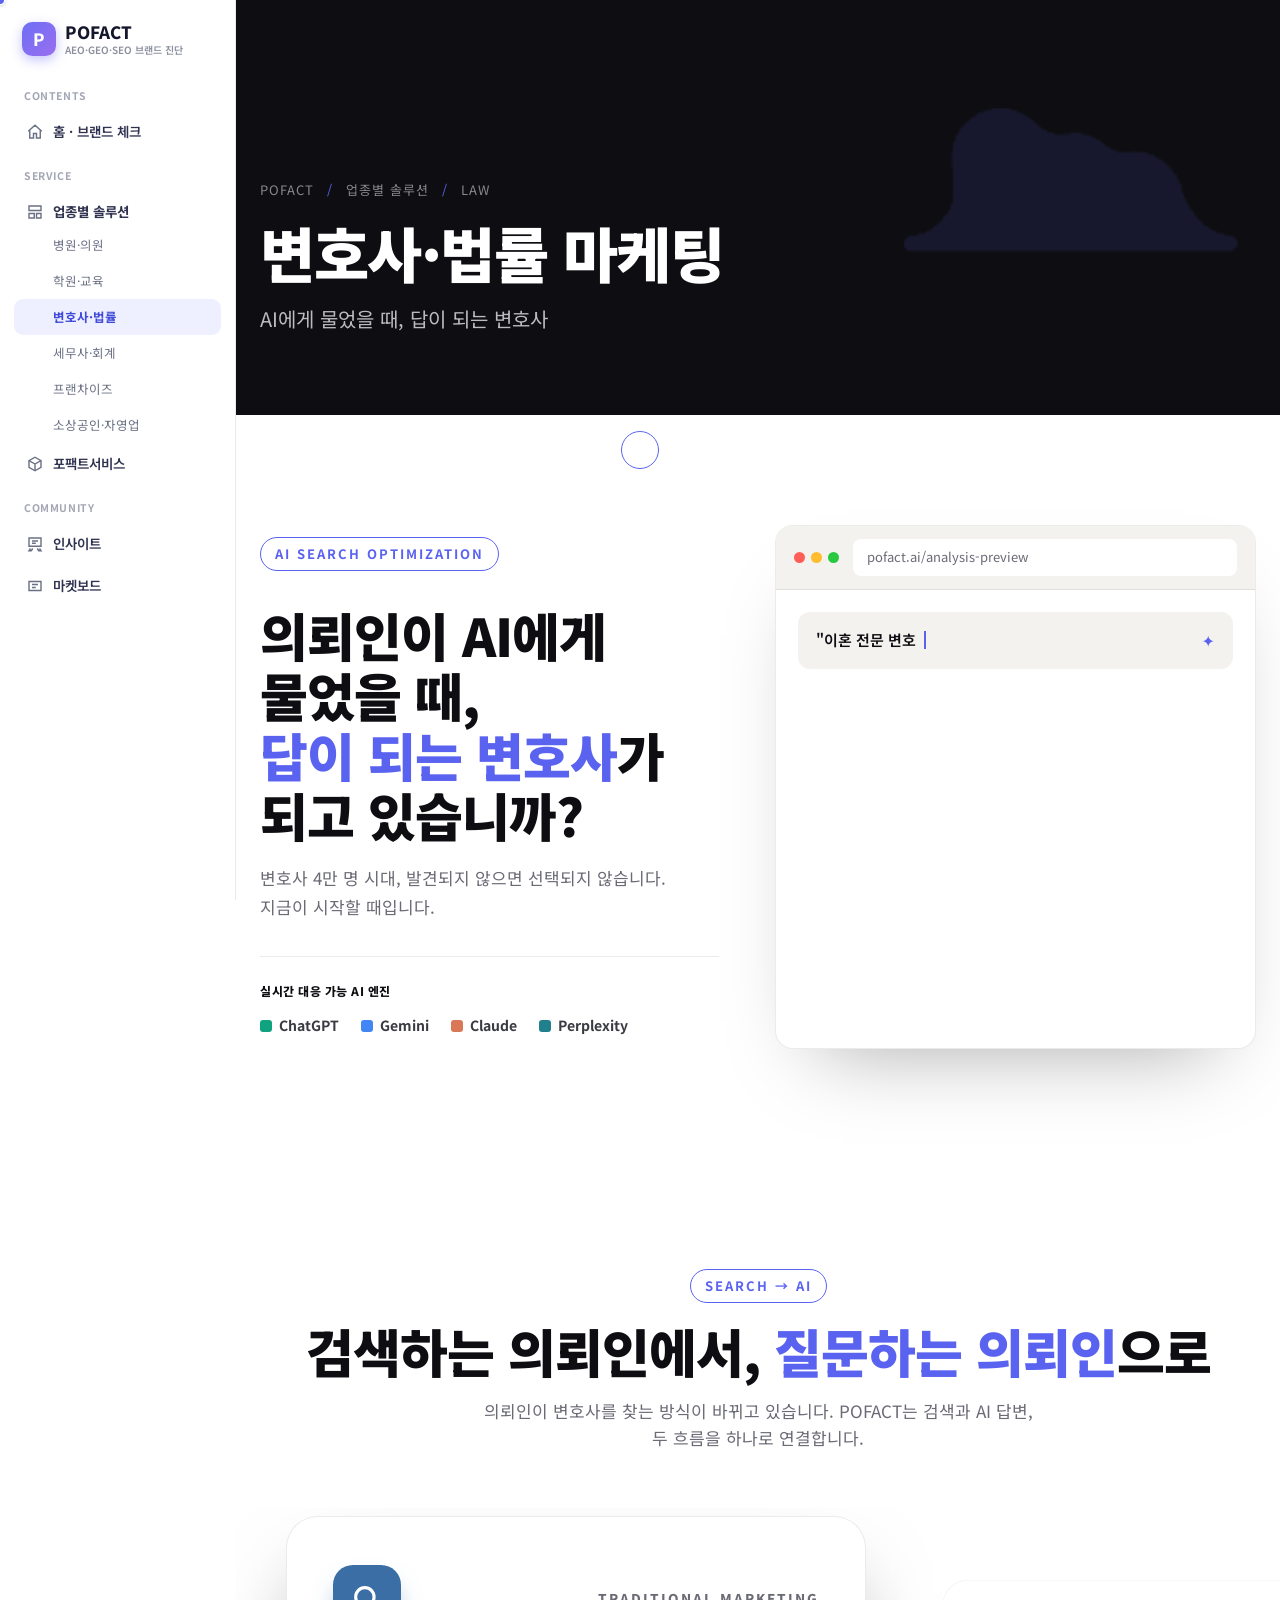
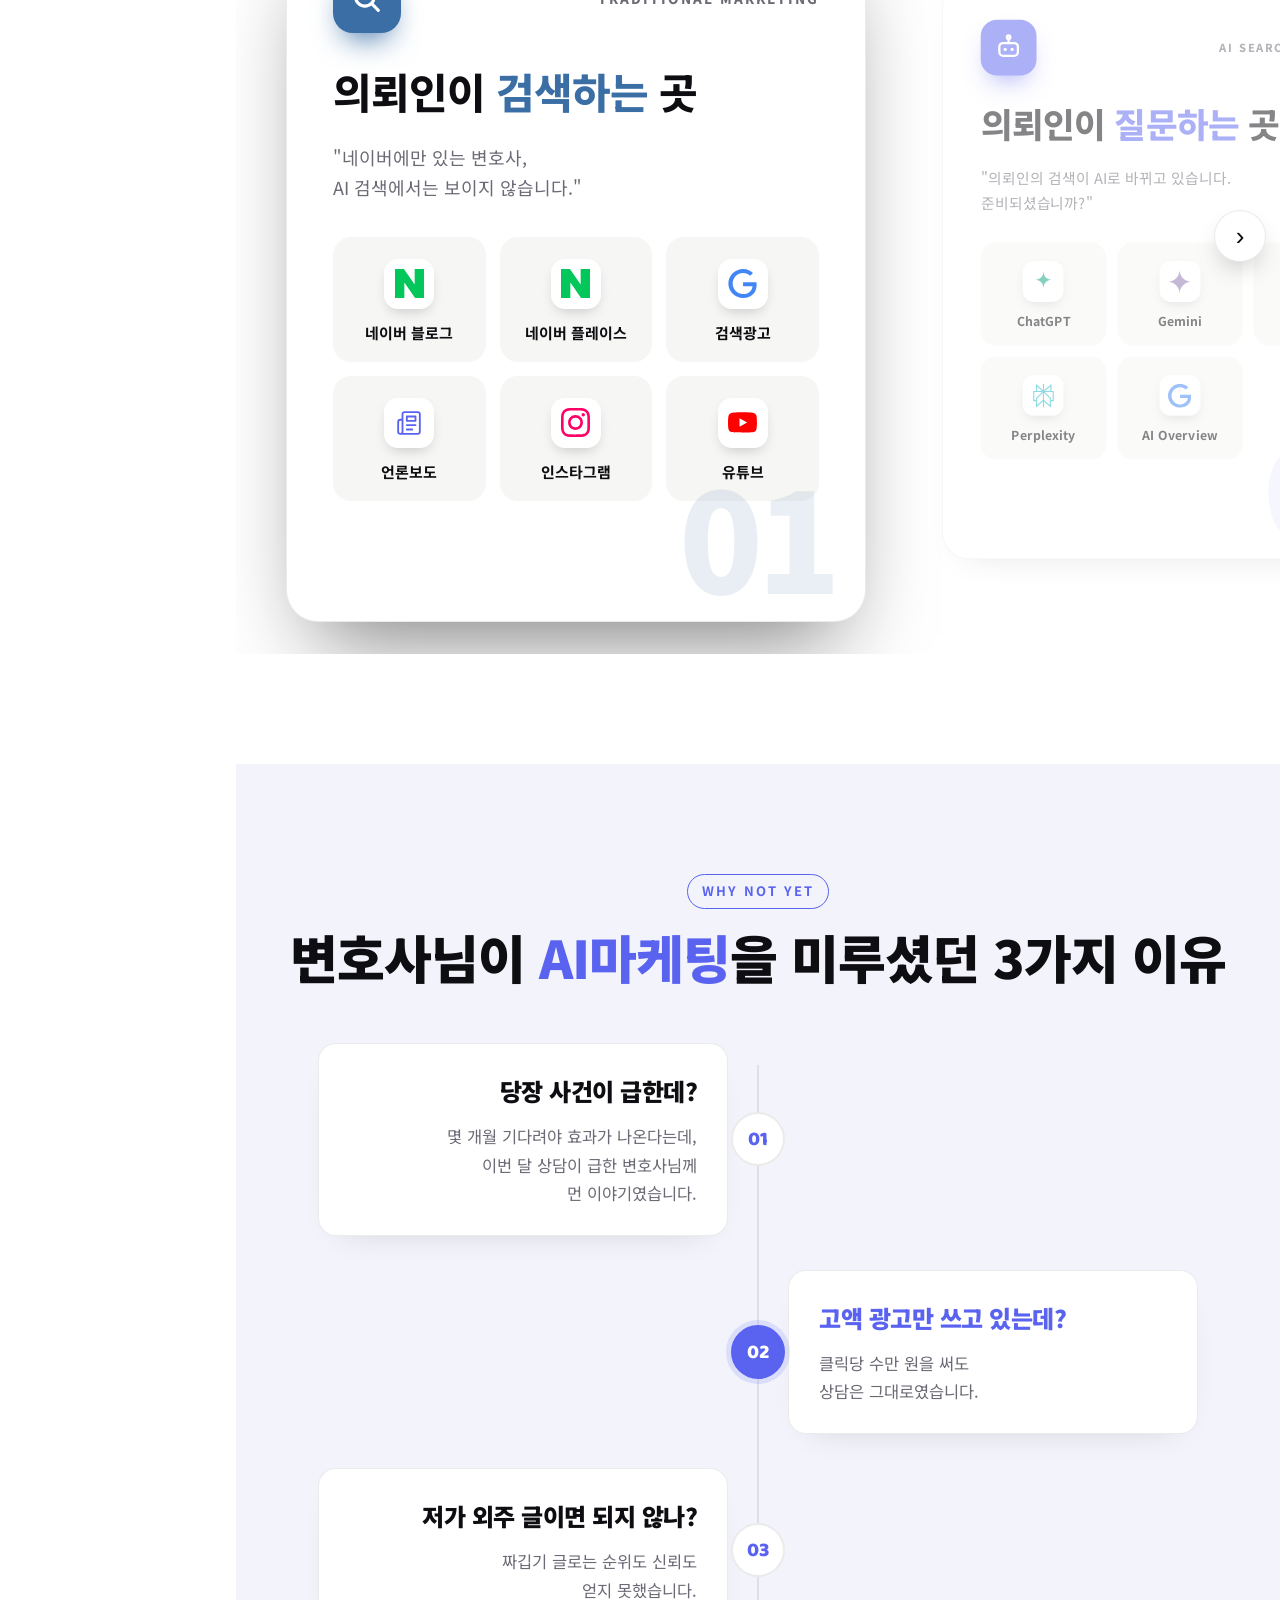
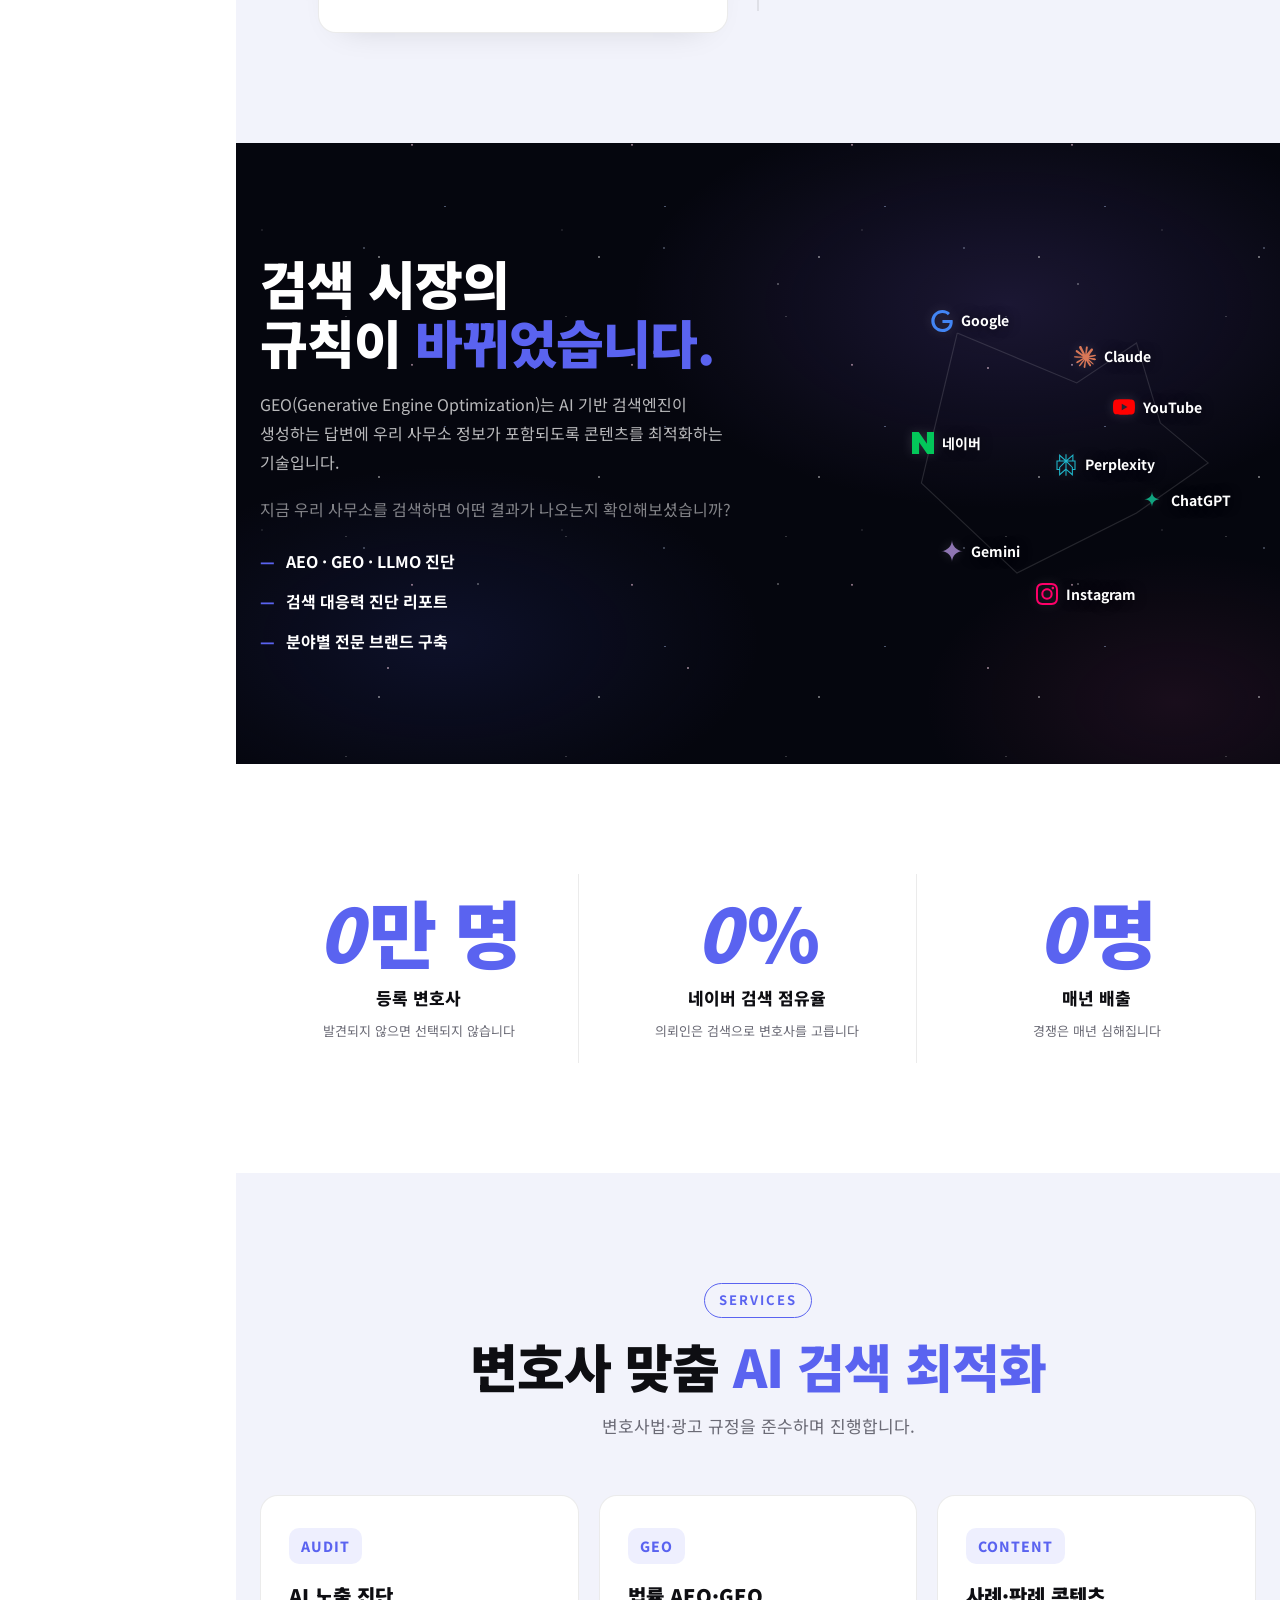
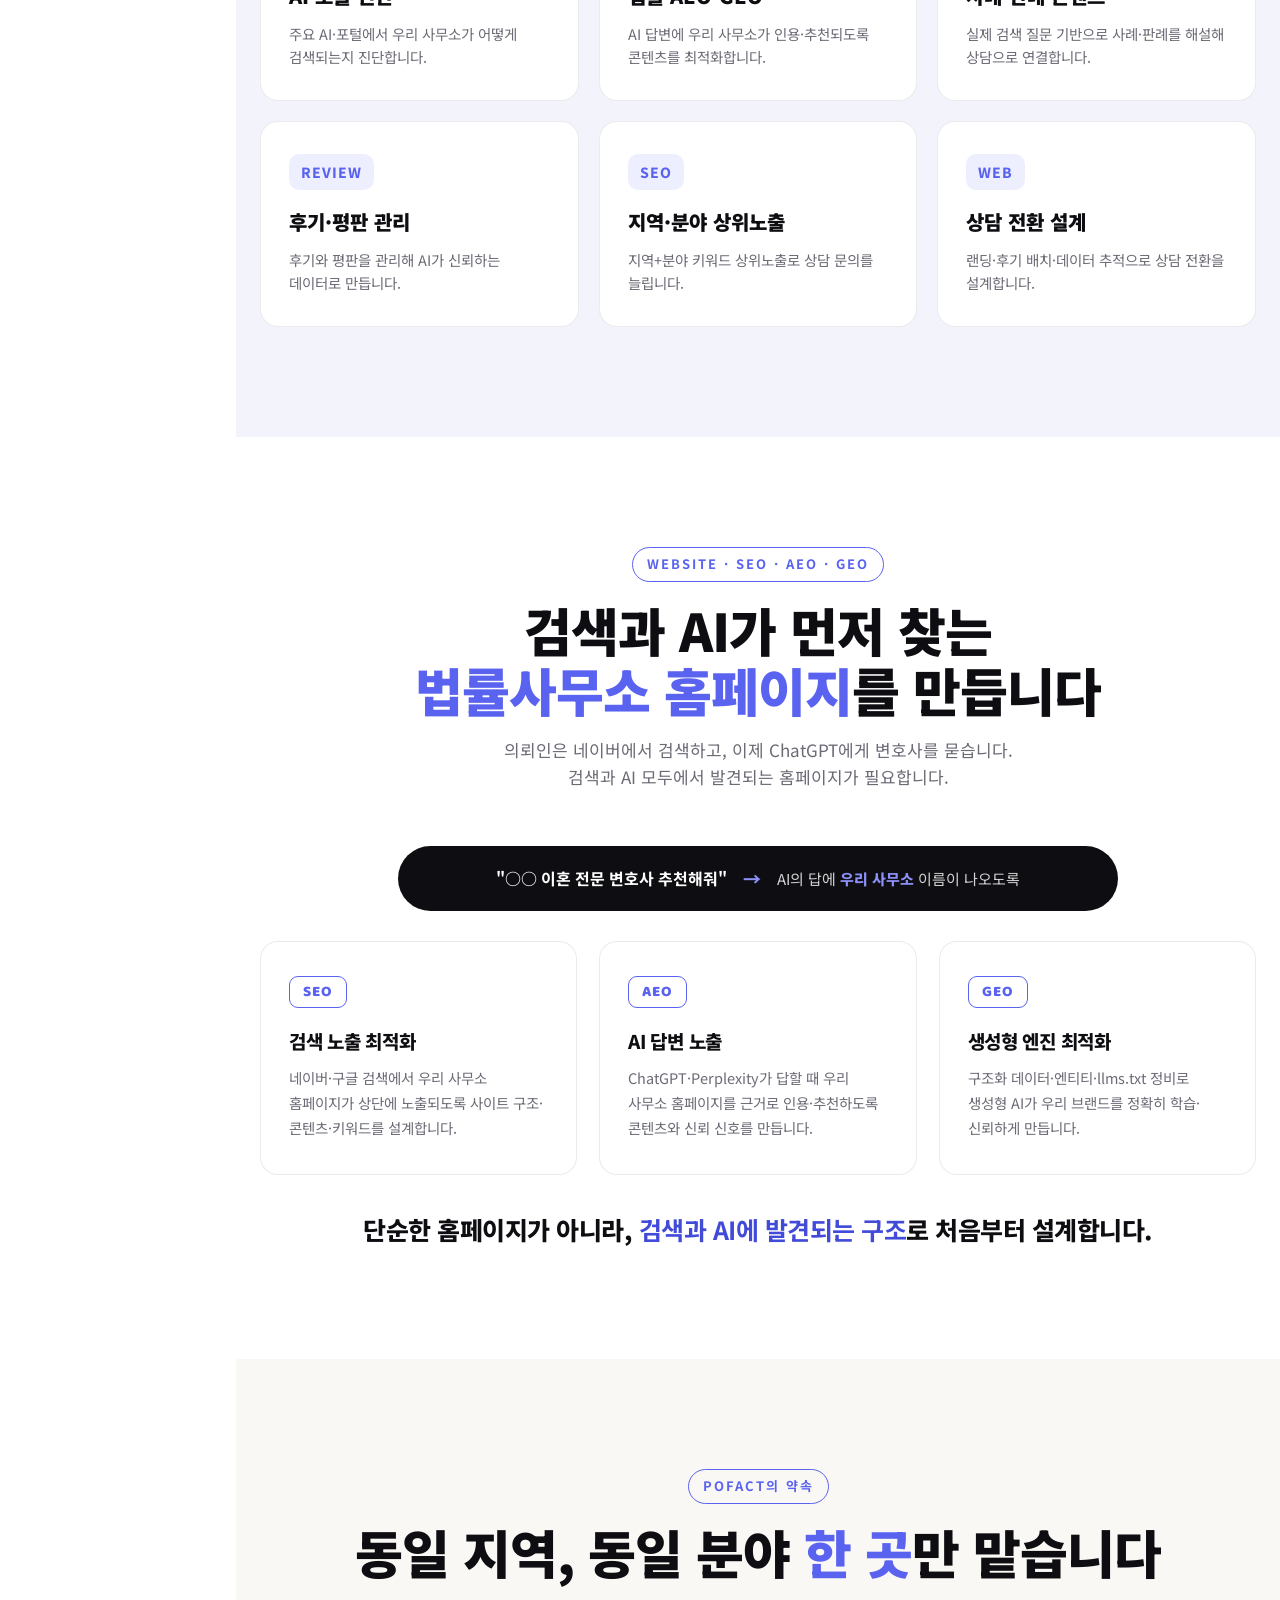
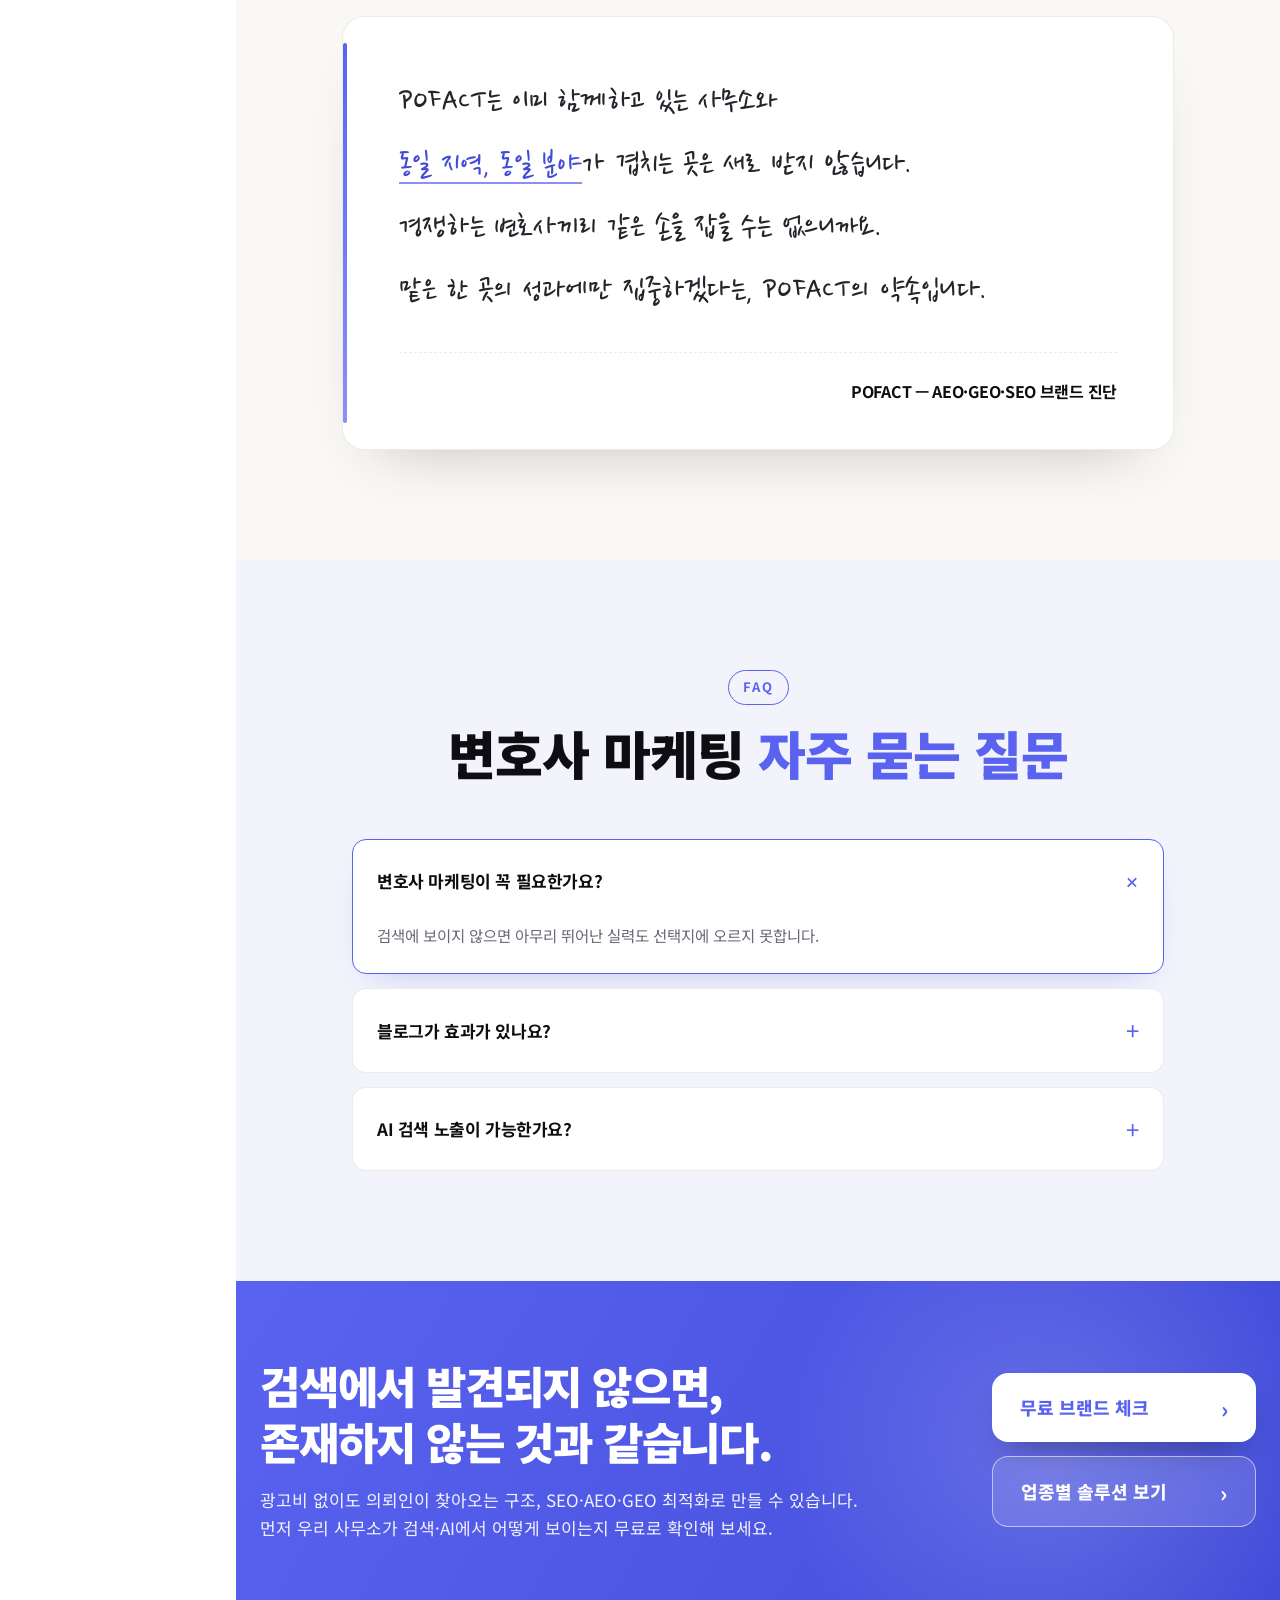
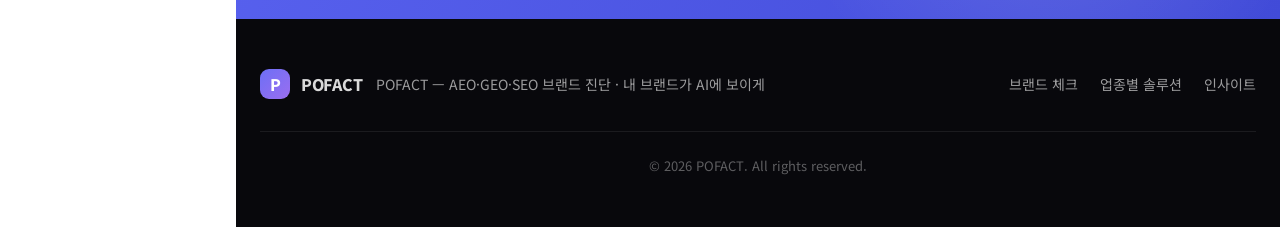
<file: solution/lawyer.html>
<!DOCTYPE html>
<html lang="ko">
<head>
<meta charset="UTF-8" />
<meta name="viewport" content="width=device-width, initial-scale=1.0" />
<title>변호사·법률 마케팅 솔루션 | POFACT</title>
<meta name="description" content="AI에게 물었을 때 답이 되는 변호사. 변호사법을 준수하며 검색·AI 답변에 노출되는 법률 마케팅." />
<link rel="canonical" href="https://seolyn-jang.github.io/pofact-demo/solution/lawyer.html" />
<meta property="og:type" content="website" />
<meta property="og:title" content="변호사·법률 마케팅 솔루션 | POFACT" />
<meta property="og:description" content="의뢰인이 AI에게 물었을 때 답이 되는 변호사 — AEO·GEO·SEO 브랜드 진단." />
<meta property="og:url" content="https://seolyn-jang.github.io/pofact-demo/solution/lawyer.html" />
<link rel="preconnect" href="https://fonts.googleapis.com" />
<link rel="preconnect" href="https://fonts.gstatic.com" crossorigin />
<link href="https://fonts.googleapis.com/css2?family=Baloo+2:wght@700;800&family=Black+Han+Sans&family=Nanum+Pen+Script&family=Noto+Sans+KR:wght@300;400;500;700;900&display=swap" rel="stylesheet" />
<link rel="stylesheet" href="hao.css" />
<style>
  /* POFACT 로고·브랜딩 오버라이드 */
  .logo{flex-direction:row; gap:8px;}
  .pf-mark{width:30px; height:30px; border-radius:9px; background:linear-gradient(135deg,#6d6ff5,#9a6ef0); color:#fff; display:grid; place-items:center; font-weight:800; font-size:16px; box-shadow:0 4px 12px rgba(109,111,245,.4);}
  .logo .logo-sub{color:#fff; font-weight:800; font-size:16px; letter-spacing:-.3px; text-transform:none;}
  .scrolled .logo .logo-sub{color:var(--ink);}
  .logo-footer .pf-mark{box-shadow:none;}
  .logo-footer .logo-sub{color:rgba(255,255,255,.85);}
  /* ── 세로 사이드바 (메인 앱과 통일) ── */
  .site-header{display:none !important;}
  .pf-shell{display:flex; align-items:flex-start; min-height:100vh;}
  .pf-side{width:236px; background:#fff; border-right:1px solid rgba(0,0,0,.08); padding:22px 14px; position:fixed; top:0; left:0; height:100vh; overflow-y:auto; z-index:30;}
  .pf-logo{display:flex; align-items:center; gap:9px; padding:0 8px 16px; text-decoration:none;}
  .pf-mk{width:34px; height:34px; border-radius:10px; background:linear-gradient(135deg,#6d6ff5,#9a6ef0); color:#fff; display:grid; place-items:center; font-weight:800; font-size:17px; box-shadow:0 4px 12px rgba(109,111,245,.4);}
  .pf-wm{font-weight:800; font-size:17px; color:#14162b; line-height:1.1;}
  .pf-wm small{display:block; font-size:10px; color:#8b8f9e; font-weight:600; margin-top:2px; letter-spacing:0;}
  .pf-sec{font-size:10.5px; letter-spacing:.6px; color:#a3a6b4; font-weight:700; margin:16px 10px 6px;}
  .pf-mi{display:flex; align-items:center; gap:9px; padding:10px 12px; border-radius:10px; font-size:13.5px; font-weight:600; color:#2f3350; text-decoration:none;}
  .pf-mi svg{width:18px; height:18px; stroke:#6b7085; fill:none; stroke-width:1.9;}
  .pf-mi:hover{background:#f4f5fb;}
  .pf-mi.on{background:linear-gradient(135deg,#6d6ff5,#9a6ef0); color:#fff;}
  .pf-mi.on svg{stroke:#fff;}
  .pf-grp{padding:10px 12px 4px; font-size:13.5px; font-weight:700; color:#2f3350; display:flex; align-items:center; gap:9px;}
  .pf-grp svg{width:18px; height:18px; stroke:#6b7085; fill:none; stroke-width:1.9;}
  .pf-sub{display:block; padding:8px 12px 8px 39px; border-radius:9px; font-size:12.5px; color:#6b7085; text-decoration:none;}
  .pf-sub:hover{background:#f4f5fb; color:#414bd8;}
  .pf-sub.on{background:#eef0ff; color:#414bd8; font-weight:700;}
  .pf-main{flex:1; min-width:0; margin-left:236px;}
  .pf-only-m{display:none;}
  @media(max-width:960px){
    .pf-shell{flex-direction:column;}
    .pf-side{width:100%; height:auto; overflow:visible; position:static; border-right:0; border-bottom:1px solid rgba(0,0,0,.08); display:flex; flex-wrap:wrap; align-items:center; gap:3px; padding:10px 14px;}
    .pf-main{margin-left:0;}
    .pf-sec, .pf-grp, .pf-sub{display:none;}
    .pf-logo{padding:0 12px 0 2px;}
    .pf-only-m{display:flex;}
  }
</style>
<script type="application/ld+json">
{"@context":"https://schema.org","@type":"FAQPage","mainEntity":[
{"@type":"Question","name":"변호사 마케팅이 꼭 필요한가요?","acceptedAnswer":{"@type":"Answer","text":"검색에 보이지 않으면 아무리 뛰어난 실력도 선택지에 오르지 못합니다."}},
{"@type":"Question","name":"블로그가 효과가 있나요?","acceptedAnswer":{"@type":"Answer","text":"저가 짜깁기 글로는 어렵고, 실제 검색 질문을 제목으로 한 전문 콘텐츠만 상담으로 연결됩니다."}},
{"@type":"Question","name":"AI 검색 노출이 가능한가요?","acceptedAnswer":{"@type":"Answer","text":"구조화된 FAQ·프로필·스키마로 AEO·GEO를 최적화하면 AI 답변에 인용될 수 있습니다."}}]}
</script>
</head>
<body>
  <div class="cursor-ring" id="cursorRing"><span class="cursor-label"></span></div>
  <div class="cursor-dot" id="cursorDot"></div>

  <header class="site-header" id="header">
    <div class="header-inner">
      <a href="../index.html" class="logo" aria-label="POFACT 홈">
        <span class="pf-mark">P</span>
        <span class="logo-sub">POFACT</span>
      </a>
      <nav class="gnb" id="gnb">
        <a href="../insight/index.html">인사이트</a>
        <div class="gnb-dd">
          <a href="index.html" class="gnb-dd-trigger">업종별 솔루션 <span class="dd-caret">&#9662;</span></a>
          <div class="gnb-dd-menu">
            <a href="hospital.html">병원·의원</a>
            <a href="academy.html">학원·교육</a>
            <a href="lawyer.html">변호사·법률</a>
            <a href="tax.html">세무사·회계</a>
            <a href="franchise.html">프랜차이즈</a>
            <a href="smb.html">소상공인·자영업</a>
          </div>
        </div>
        <a href="../index.html">브랜드 체크</a>
      </nav>
      <a href="../index.html" class="header-cta">무료 진단</a>
      <button class="menu-toggle" id="menuToggle" aria-label="메뉴 열기"><span></span><span></span><span></span></button>
    </div>
  </header>

  <div class="pf-shell">
  <aside class="pf-side">
    <a class="pf-logo" href="../index.html"><span class="pf-mk">P</span><span class="pf-wm">POFACT<small>AEO·GEO·SEO 브랜드 진단</small></span></a>
    <div class="pf-sec">CONTENTS</div>
    <a class="pf-mi" href="../index.html"><svg viewBox="0 0 24 24"><path d="M3 11l9-8 9 8M5 10v10h5v-6h4v6h5V10"/></svg>홈 · 브랜드 체크</a>
    <div class="pf-sec">SERVICE</div>
    <a class="pf-mi pf-only-m" href="index.html"><svg viewBox="0 0 24 24"><path d="M4 4h16v6H4zM4 14h7v6H4zM14 14h6v6h-6z"/></svg>업종별 솔루션</a>
    <div class="pf-grp"><svg viewBox="0 0 24 24"><path d="M4 4h16v6H4zM4 14h7v6H4zM14 14h6v6h-6z"/></svg>업종별 솔루션</div>
    <a class="pf-sub" href="hospital.html">병원·의원</a>
    <a class="pf-sub" href="academy.html">학원·교육</a>
    <a class="pf-sub on" href="lawyer.html">변호사·법률</a>
    <a class="pf-sub" href="tax.html">세무사·회계</a>
    <a class="pf-sub" href="franchise.html">프랜차이즈</a>
    <a class="pf-sub" href="smb.html">소상공인·자영업</a>
    <a class="pf-mi" href="../index.html"><svg viewBox="0 0 24 24"><path d="M12 3l8 4.5v9L12 21l-8-4.5v-9z"/><path d="M12 12l8-4.5M12 12v9M12 12L4 7.5"/></svg>포팩트서비스</a>
    <div class="pf-sec">COMMUNITY</div>
    <a class="pf-mi" href="../insight/index.html"><svg viewBox="0 0 24 24"><path d="M9 18l-2 3H4l2-3M15 18l2 3h3l-2-3M4 4h16v11H4z"/><path d="M8 8h8M8 11h5"/></svg>인사이트</a>
    <a class="pf-mi" href="../index.html"><svg viewBox="0 0 24 24"><path d="M4 6h16v12H4zM8 10h8M8 14h5"/></svg>마켓보드</a>
  </aside>
  <div class="pf-main">

  <section class="page-banner">
    <span class="banner-mark" aria-hidden="true"></span>
    <div class="container">
      <nav class="crumb"><a href="../index.html">POFACT</a> <span>/</span> 업종별 솔루션 <span>/</span> LAW</nav>
      <h1 class="banner-title">변호사·법률 마케팅</h1>
      <p class="banner-sub">AI에게 물었을 때, 답이 되는 변호사</p>
    </div>
  </section>

  <!-- 히어로 + AI 검색 타이핑 목업 -->
  <section class="section hosp-hero">
    <div class="container hosp-hero-grid">
      <div class="hosp-hero-txt">
        <span class="tag">AI SEARCH OPTIMIZATION</span>
        <h2 class="section-title" style="margin:16px 0 20px;">의뢰인이 AI에게 물었을 때,<br /><span class="accent">답이 되는 변호사</span>가<br />되고 있습니까?</h2>
        <p class="hosp-lead">변호사 4만 명 시대, 발견되지 않으면 선택되지 않습니다.<br />지금이 시작할 때입니다.</p>
        <div class="hosp-engines">
          <p class="hosp-eng-label">실시간 대응 가능 AI 엔진</p>
          <div class="hosp-eng-row">
            <span class="eng"><i class="eng-dot" style="background:#10a37f"></i>ChatGPT</span>
            <span class="eng"><i class="eng-dot" style="background:#4285f4"></i>Gemini</span>
            <span class="eng"><i class="eng-dot" style="background:#d97757"></i>Claude</span>
            <span class="eng"><i class="eng-dot" style="background:#20808d"></i>Perplexity</span>
          </div>
        </div>
      </div>
      <div class="ai-mock" id="aiMock">
        <div class="ai-bar"><span class="ai-dots"><i></i><i></i><i></i></span><span class="ai-url">pofact.ai/analysis-preview</span></div>
        <div class="ai-body">
          <div class="ai-query"><span id="aiType" data-text='"이혼 전문 변호사 추천해줘"'></span><span class="ai-caret"></span><span class="ai-spark">✦</span></div>
          <div class="ai-answer" id="aiAnswer">
            <p class="ai-ans">평판 좋은 변호사를 분석했습니다. 상담 후기, 분야 전문성, AI 검색 인용을 기반으로 추천합니다.</p>
            <div class="ai-card ai-card-hi"><div><strong>우리 사무소</strong><span>이혼·가사 전문 · 상담 만족도 4.9</span></div><span class="ai-badge">★ 최적화 완료</span></div>
            <div class="ai-card"><div><strong>OO법률사무소</strong><span>형사 전문 · 신속 대응</span></div></div>
            <div class="ai-card"><div><strong>OO로펌</strong><span>교통사고·손해배상 특화</span></div></div>
          </div>
        </div>
      </div>
    </div>
  </section>

  <!-- AI 검색 전환 스토리 (가로 스크롤 4카드) -->
  <section class="section hx-sec">
    <div class="container">
      <div class="section-head center"><span class="tag">SEARCH &rarr; AI</span><h2 class="section-title">검색하는 의뢰인에서, <span class="accent">질문하는 의뢰인</span>으로</h2><p class="section-sub">의뢰인이 변호사를 찾는 방식이 바뀌고 있습니다. POFACT는 검색과 AI 답변, 두 흐름을 하나로 연결합니다.</p></div>
    </div>
    <div class="hx-carousel">
      <button class="hx-arrow hx-prev" type="button" aria-label="이전">&#8249;</button>
      <div class="hx-track">
        <article class="hx-card is-active" style="--hc:#3a6ea5">
          <div class="hx-head"><span class="hx-badge"><svg viewBox="0 0 24 24" fill="none" stroke="currentColor" stroke-width="2.2" stroke-linecap="round"><circle cx="10.5" cy="10.5" r="6.5"/><line x1="15.5" y1="15.5" x2="20" y2="20"/></svg></span><span class="hx-cat">TRADITIONAL MARKETING</span></div>
          <h3 class="hx-title">의뢰인이 <span>검색하는</span> 곳</h3>
          <p class="hx-quote">"네이버에만 있는 변호사,<br />AI 검색에서는 보이지 않습니다."</p>
          <div class="hx-grid">
            <div class="hx-ic"><span class="hx-ic-img"><img src="assets/logos/naver.svg" alt="네이버" loading="lazy" /></span><span>네이버 블로그</span></div>
            <div class="hx-ic"><span class="hx-ic-img"><img src="assets/logos/naver.svg" alt="네이버" loading="lazy" /></span><span>네이버 플레이스</span></div>
            <div class="hx-ic"><span class="hx-ic-img"><img src="assets/logos/google.svg" alt="검색광고" loading="lazy" /></span><span>검색광고</span></div>
            <div class="hx-ic"><span class="hx-ic-img hx-emoji"><svg viewBox="0 0 24 24" fill="none" stroke="currentColor" stroke-width="1.7" stroke-linecap="round" stroke-linejoin="round"><path d="M4 22h16a2 2 0 0 0 2-2V4a2 2 0 0 0-2-2H8a2 2 0 0 0-2 2v16a2 2 0 0 1-2 2zm0 0a2 2 0 0 1-2-2v-9c0-1.1.9-2 2-2h2"/><line x1="18" y1="14" x2="10" y2="14"/><line x1="15" y1="18" x2="10" y2="18"/><rect x="10" y="6" width="8" height="4"/></svg></span><span>언론보도</span></div>
            <div class="hx-ic"><span class="hx-ic-img"><img src="assets/logos/instagram.svg" alt="인스타그램" loading="lazy" /></span><span>인스타그램</span></div>
            <div class="hx-ic"><span class="hx-ic-img"><img src="assets/logos/youtube.svg" alt="유튜브" loading="lazy" /></span><span>유튜브</span></div>
          </div>
          <span class="hx-num">01</span>
        </article>

        <article class="hx-card" style="--hc:#5a63f0">
          <div class="hx-head"><span class="hx-badge"><svg viewBox="0 0 24 24" fill="none" stroke="currentColor" stroke-width="2" stroke-linecap="round" stroke-linejoin="round"><rect x="4" y="8" width="16" height="11" rx="3.2"/><path d="M12 4v4"/><circle cx="12" cy="3" r="1.5"/><circle cx="9" cy="13.5" r="1.4" fill="currentColor" stroke="none"/><circle cx="15" cy="13.5" r="1.4" fill="currentColor" stroke="none"/></svg></span><span class="hx-cat">AI SEARCH MARKETING</span></div>
          <h3 class="hx-title">의뢰인이 <span>질문하는</span> 곳</h3>
          <p class="hx-quote">"의뢰인의 검색이 AI로 바뀌고 있습니다.<br />준비되셨습니까?"</p>
          <div class="hx-grid">
            <div class="hx-ic"><span class="hx-ic-img"><img src="assets/logos/chatgpt.svg" alt="ChatGPT" loading="lazy" /></span><span>ChatGPT</span></div>
            <div class="hx-ic"><span class="hx-ic-img"><img src="assets/logos/gemini.svg" alt="Gemini" loading="lazy" /></span><span>Gemini</span></div>
            <div class="hx-ic"><span class="hx-ic-img"><img src="assets/logos/claude.svg" alt="Claude" loading="lazy" /></span><span>Claude</span></div>
            <div class="hx-ic"><span class="hx-ic-img"><img src="assets/logos/perplexity.svg" alt="Perplexity" loading="lazy" /></span><span>Perplexity</span></div>
            <div class="hx-ic"><span class="hx-ic-img"><img src="assets/logos/google.svg" alt="AI Overview" loading="lazy" /></span><span>AI Overview</span></div>
          </div>
          <span class="hx-num">02</span>
        </article>

        <article class="hx-card" style="--hc:#2f8f8a">
          <div class="hx-head"><span class="hx-badge"><svg viewBox="0 0 24 24" fill="none" stroke="currentColor" stroke-width="2" stroke-linecap="round" stroke-linejoin="round"><circle cx="6" cy="12" r="2.6"/><circle cx="18" cy="6" r="2.6"/><circle cx="18" cy="18" r="2.6"/><path d="M8.3 10.9 15.7 7.1M8.3 13.1 15.7 16.9"/></svg></span><span class="hx-cat">BRIDGE STRATEGY</span></div>
          <h3 class="hx-title">POFACT가 <span>연결합니다</span></h3>
          <p class="hx-quote">기존 마케팅의 자산이<br />AI 검색의 연료가 되는 선순환 구조</p>
          <ul class="hx-steps">
            <li><span class="hx-check">✓</span><div><strong>사례·판례 콘텐츠 → AI 학습 데이터</strong><em>전문 콘텐츠가 많을수록 AI가 사무소를 더 잘 이해합니다.</em></div></li>
            <li><span class="hx-check">✓</span><div><strong>AI 추천 노출 → 사무소 신뢰 상승</strong><em>AI 검색과 기존 검색이 서로를 강화합니다.</em></div></li>
            <li><span class="hx-check">✓</span><div><strong>사무소 신뢰 → 상담 문의 증가</strong><em>AI가 쌓아준 신뢰가 결국 상담으로 이어집니다.</em></div></li>
          </ul>
          <span class="hx-num">03</span>
        </article>

        <article class="hx-card hx-card-dark" style="--hc:#111827">
          <div class="hx-head"><span class="hx-badge"><svg viewBox="0 0 24 24" fill="none" stroke="currentColor" stroke-width="2" stroke-linecap="round" stroke-linejoin="round"><path d="M12 3 19 6v5c0 4.6-3.2 8-7 9.5C8.2 19 5 15.6 5 11V6z"/><path d="M9 12l2 2 4-4"/></svg></span><span class="hx-cat">RESULT</span></div>
          <h3 class="hx-title">결국 <span>같은 변호사</span>를 선택합니다</h3>
          <p class="hx-quote">"검색하는 의뢰인도, 질문하는 의뢰인도<br />같은 변호사를 선택합니다."</p>
          <div class="hx-flow">
            <div class="hx-flow-top">
              <div class="hx-fchip hx-fchip-1"><span><svg viewBox="0 0 24 24" fill="none" stroke="currentColor" stroke-width="2.2" stroke-linecap="round"><circle cx="10.5" cy="10.5" r="6.5"/><line x1="15.5" y1="15.5" x2="20" y2="20"/></svg></span>의뢰인이 검색해도</div>
              <div class="hx-fchip hx-fchip-2"><span><svg viewBox="0 0 24 24" fill="none" stroke="currentColor" stroke-width="2" stroke-linecap="round" stroke-linejoin="round"><rect x="4" y="8" width="16" height="11" rx="3.2"/><path d="M12 4v4"/><circle cx="12" cy="3" r="1.5"/><circle cx="9" cy="13.5" r="1.4" fill="currentColor" stroke="none"/><circle cx="15" cy="13.5" r="1.4" fill="currentColor" stroke="none"/></svg></span>AI에 물어봐도</div>
            </div>
            <div class="hx-flow-join"><i></i><i></i></div>
            <div class="hx-fresult"><span><svg viewBox="0 0 24 24" fill="none" stroke="currentColor" stroke-width="2.4" stroke-linecap="round"><line x1="12" y1="6" x2="12" y2="18"/><line x1="6" y1="12" x2="18" y2="12"/></svg></span>같은 변호사가 나옵니다</div>
          </div>
          <span class="hx-num">04</span>
        </article>
      </div>
      <button class="hx-arrow hx-next" type="button" aria-label="다음">&#8250;</button>
    </div>
  </section>

  <!-- 3가지 이유 (지그재그) -->
  <section class="section alt-bg">
    <div class="container">
      <div class="section-head center"><span class="tag">WHY NOT YET</span><h2 class="section-title">변호사님이 <span class="accent">AI마케팅</span>을 미루셨던 3가지 이유</h2></div>
      <div class="reason-tl">
        <div class="rtl-item"><div class="rtl-card"><h3>당장 사건이 급한데?</h3><p>몇 개월 기다려야 효과가 나온다는데,<br />이번 달 상담이 급한 변호사님께<br />먼 이야기였습니다.</p></div><span class="rtl-num">01</span></div>
        <div class="rtl-item"><span class="rtl-num">02</span><div class="rtl-card"><h3>고액 광고만 쓰고 있는데?</h3><p>클릭당 수만 원을 써도<br />상담은 그대로였습니다.</p></div></div>
        <div class="rtl-item"><div class="rtl-card"><h3>저가 외주 글이면 되지 않나?</h3><p>짜깁기 글로는 순위도 신뢰도<br />얻지 못했습니다.</p></div><span class="rtl-num">03</span></div>
      </div>
    </div>
  </section>

  <!-- 검색 시장 규칙 (다크 + 로고 별자리) -->
  <section class="section hosp-dark">
    <div class="night-sky"></div>
    <div class="container hosp-dark-grid">
      <div class="hosp-dark-txt">
        <h2 class="section-title">검색 시장의<br />규칙이 <span class="accent">바뀌었습니다.</span></h2>
        <p>GEO(Generative Engine Optimization)는 AI 기반 검색엔진이 생성하는 답변에 우리 사무소 정보가 포함되도록 콘텐츠를 최적화하는 기술입니다.</p>
        <p class="dim">지금 우리 사무소를 검색하면 어떤 결과가 나오는지 확인해보셨습니까?</p>
        <ul class="hosp-checks">
          <li>AEO · GEO · LLMO 진단</li>
          <li>검색 대응력 진단 리포트</li>
          <li>분야별 전문 브랜드 구축</li>
        </ul>
      </div>
      <div class="constellation" aria-hidden="true">
        <svg class="cons-lines" viewBox="0 0 400 360" preserveAspectRatio="none">
          <polyline points="150,60 250,110 300,70 320,150 360,190 300,240 200,300 120,210 150,60" fill="none" stroke="rgba(255,255,255,0.13)" stroke-width="1" />
        </svg>
        <span class="cl" style="top:10%;left:32%;animation-delay:0s"><img src="assets/logos/google.svg" alt="" />Google</span>
        <span class="cl" style="top:20%;left:62%;animation-delay:.6s"><img src="assets/logos/claude.svg" alt="" />Claude</span>
        <span class="cl" style="top:34%;left:70%;animation-delay:1.2s"><img src="assets/logos/youtube.svg" alt="" />YouTube</span>
        <span class="cl" style="top:44%;left:28%;animation-delay:.4s"><img src="assets/logos/naver.svg" alt="" />네이버</span>
        <span class="cl" style="top:50%;left:58%;animation-delay:1.6s"><img src="assets/logos/perplexity.svg" alt="" />Perplexity</span>
        <span class="cl" style="top:60%;left:76%;animation-delay:.9s"><img src="assets/logos/chatgpt.svg" alt="" />ChatGPT</span>
        <span class="cl" style="top:74%;left:34%;animation-delay:1.4s"><img src="assets/logos/gemini.svg" alt="" />Gemini</span>
        <span class="cl" style="top:86%;left:54%;animation-delay:.2s"><img src="assets/logos/instagram.svg" alt="" />Instagram</span>
      </div>
    </div>
  </section>

  <!-- 통계 -->
  <section class="section">
    <div class="container hosp-stats">
      <div class="hstat"><strong><i data-count="4">0</i><em class="pct">만 명</em></strong><b>등록 변호사</b><span>발견되지 않으면 선택되지 않습니다</span></div>
      <div class="hstat"><strong><i data-count="62.9">0</i><em class="pct">%</em></strong><b>네이버 검색 점유율</b><span>의뢰인은 검색으로 변호사를 고릅니다</span></div>
      <div class="hstat"><strong><i data-count="1700">0</i><em class="pct">명</em></strong><b>매년 배출</b><span>경쟁은 매년 심해집니다</span></div>
    </div>
  </section>

  <!-- 서비스 -->
  <section class="section alt-bg">
    <div class="container">
      <div class="section-head center"><span class="tag">SERVICES</span><h2 class="section-title">변호사 맞춤 <span class="accent">AI 검색 최적화</span></h2><p class="section-sub">변호사법·광고 규정을 준수하며 진행합니다.</p></div>
      <div class="vch-prod-grid">
        <div class="vch-prod"><span class="vch-prod-ic">AUDIT</span><h3>AI 노출 진단</h3><p>주요 AI·포털에서 우리 사무소가 어떻게 검색되는지 진단합니다.</p></div>
        <div class="vch-prod"><span class="vch-prod-ic">GEO</span><h3>법률 AEO·GEO</h3><p>AI 답변에 우리 사무소가 인용·추천되도록 콘텐츠를 최적화합니다.</p></div>
        <div class="vch-prod"><span class="vch-prod-ic">CONTENT</span><h3>사례·판례 콘텐츠</h3><p>실제 검색 질문 기반으로 사례·판례를 해설해 상담으로 연결합니다.</p></div>
        <div class="vch-prod"><span class="vch-prod-ic">REVIEW</span><h3>후기·평판 관리</h3><p>후기와 평판을 관리해 AI가 신뢰하는 데이터로 만듭니다.</p></div>
        <div class="vch-prod"><span class="vch-prod-ic">SEO</span><h3>지역·분야 상위노출</h3><p>지역+분야 키워드 상위노출로 상담 문의를 늘립니다.</p></div>
        <div class="vch-prod"><span class="vch-prod-ic">WEB</span><h3>상담 전환 설계</h3><p>랜딩·후기 배치·데이터 추적으로 상담 전환을 설계합니다.</p></div>
      </div>
    </div>
  </section>

  <section class="section webaeo">
    <div class="container">
      <div class="section-head center"><span class="tag">WEBSITE · SEO · AEO · GEO</span><h2 class="section-title">검색과 AI가 먼저 찾는<br /><span class="accent">법률사무소 홈페이지</span>를 만듭니다</h2><p class="section-sub">의뢰인은 네이버에서 검색하고, 이제 ChatGPT에게 변호사를 묻습니다. 검색과 AI 모두에서 발견되는 홈페이지가 필요합니다.</p></div>
      <div class="webaeo-q">
        <span class="webaeo-q-user">"○○ 이혼 전문 변호사 추천해줘"</span>
        <span class="webaeo-q-arrow">&#8594;</span>
        <span class="webaeo-q-ai">AI의 답에 <strong>우리 사무소</strong> 이름이 나오도록</span>
      </div>
      <div class="webaeo-grid">
        <div class="webaeo-card"><span class="webaeo-k">SEO</span><h4>검색 노출 최적화</h4><p>네이버·구글 검색에서 우리 사무소 홈페이지가 상단에 노출되도록 사이트 구조·콘텐츠·키워드를 설계합니다.</p></div>
        <div class="webaeo-card"><span class="webaeo-k">AEO</span><h4>AI 답변 노출</h4><p>ChatGPT·Perplexity가 답할 때 우리 사무소 홈페이지를 근거로 인용·추천하도록 콘텐츠와 신뢰 신호를 만듭니다.</p></div>
        <div class="webaeo-card"><span class="webaeo-k">GEO</span><h4>생성형 엔진 최적화</h4><p>구조화 데이터·엔티티·llms.txt 정비로 생성형 AI가 우리 브랜드를 정확히 학습·신뢰하게 만듭니다.</p></div>
      </div>
      <p class="webaeo-note">단순한 홈페이지가 아니라, <strong>검색과 AI에 발견되는 구조</strong>로 처음부터 설계합니다.</p>
    </div>
  </section>

  <section class="section pledge-band">
    <div class="container pledge-wrap">
      <div class="pledge-head">
        <span class="tag">POFACT의 약속</span>
        <h2 class="section-title">동일 지역, 동일 분야 <span class="accent">한 곳</span>만 맡습니다</h2>
      </div>
      <div class="pledge-card">
        <p class="pledge-hand">
          POFACT는 이미 함께하고 있는 사무소와<br />
          <b>동일 지역, 동일 분야</b>가 겹치는 곳은 새로 받지 않습니다.<br />
          경쟁하는 변호사끼리 같은 손을 잡을 수는 없으니까요.<br />
          맡은 한 곳의 성과에만 집중하겠다는, POFACT의 약속입니다.
        </p>
        <div class="pledge-sign">
          <span class="pledge-name">POFACT — AEO·GEO·SEO 브랜드 진단</span>
        </div>
      </div>
    </div>
  </section>

  <section class="section alt-bg">
    <div class="container aeo-faq-wrap">
      <div class="section-head center"><span class="tag">FAQ</span><h2 class="section-title">변호사 마케팅 <span class="accent">자주 묻는 질문</span></h2></div>
      <div class="aeo-faq">
        <details open><summary>변호사 마케팅이 꼭 필요한가요?</summary><p>검색에 보이지 않으면 아무리 뛰어난 실력도 선택지에 오르지 못합니다.</p></details>
        <details><summary>블로그가 효과가 있나요?</summary><p>저가 짜깁기 글로는 어렵고, 실제 검색 질문을 제목으로 한 전문 콘텐츠만 상담으로 연결됩니다.</p></details>
        <details><summary>AI 검색 노출이 가능한가요?</summary><p>구조화된 FAQ·프로필·스키마로 AEO·GEO를 최적화하면 AI 답변에 인용될 수 있습니다.</p></details>
      </div>
    </div>
  </section>

  <section class="cta-band">
    <div class="container cta-grid">
      <div class="cta-copy">
        <h2>검색에서 발견되지 않으면,<br />존재하지 않는 것과 같습니다.</h2>
        <p>광고비 없이도 의뢰인이 찾아오는 구조, SEO·AEO·GEO 최적화로 만들 수 있습니다.<br />먼저 우리 사무소가 검색·AI에서 어떻게 보이는지 무료로 확인해 보세요.</p>
      </div>
      <div class="cta-actions">
        <a href="../index.html" class="cta-btn cta-btn-primary">무료 브랜드 체크 <span>&#8250;</span></a>
        <a href="index.html" class="cta-btn cta-btn-ghost">업종별 솔루션 보기 <span>&#8250;</span></a>
      </div>
    </div>
  </section>

  <footer class="site-footer">
    <div class="container footer-inner">
      <div class="footer-brand">
        <a href="../index.html" class="logo logo-footer"><span class="pf-mark">P</span><span class="logo-sub">POFACT</span></a>
        <p>POFACT — AEO·GEO·SEO 브랜드 진단 · 내 브랜드가 AI에 보이게</p>
      </div>
      <nav class="footer-nav">
        <a href="../index.html">브랜드 체크</a>
        <a href="index.html">업종별 솔루션</a>
        <a href="../insight/index.html">인사이트</a>
      </nav>
      <p class="copyright">© 2026 POFACT. All rights reserved.</p>
    </div>
  </footer>
  </div><!-- /pf-main -->
  </div><!-- /pf-shell -->

  <script src="hao.js"></script>
</body>
</html>
</file>
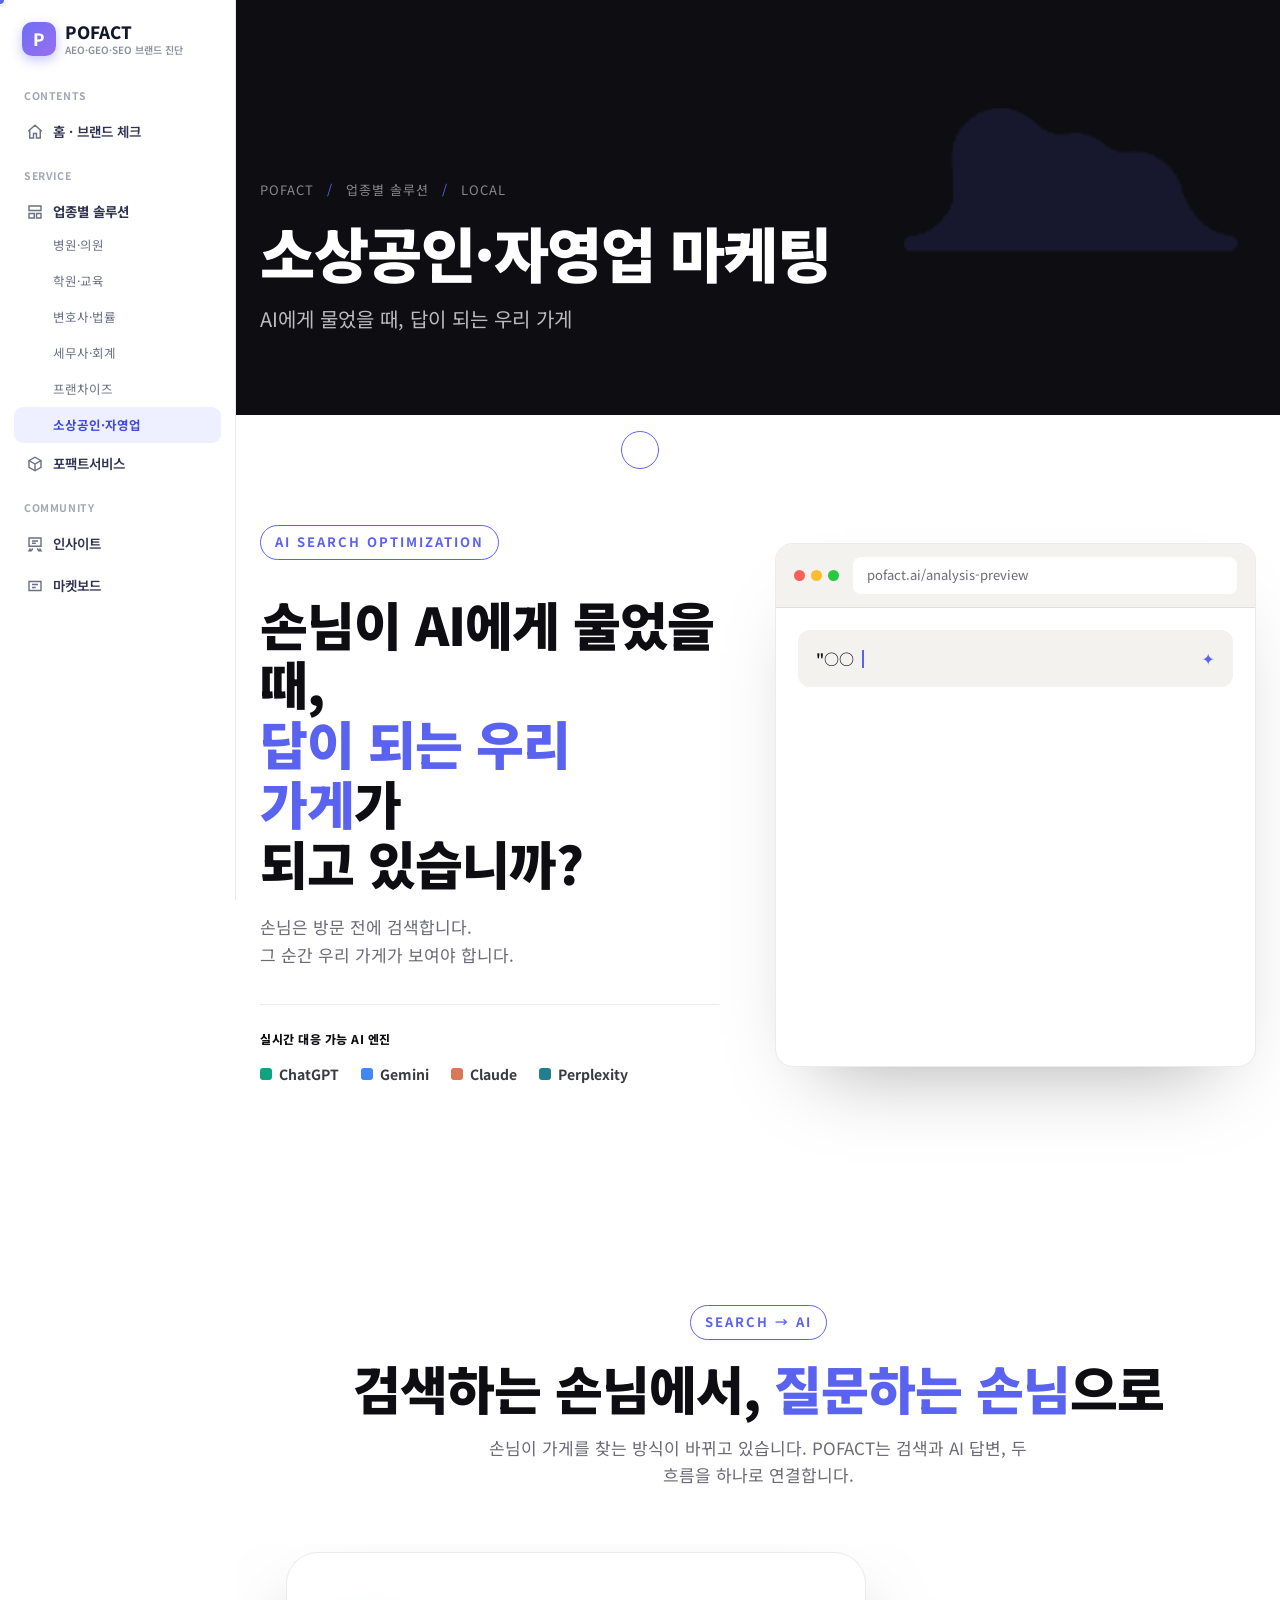
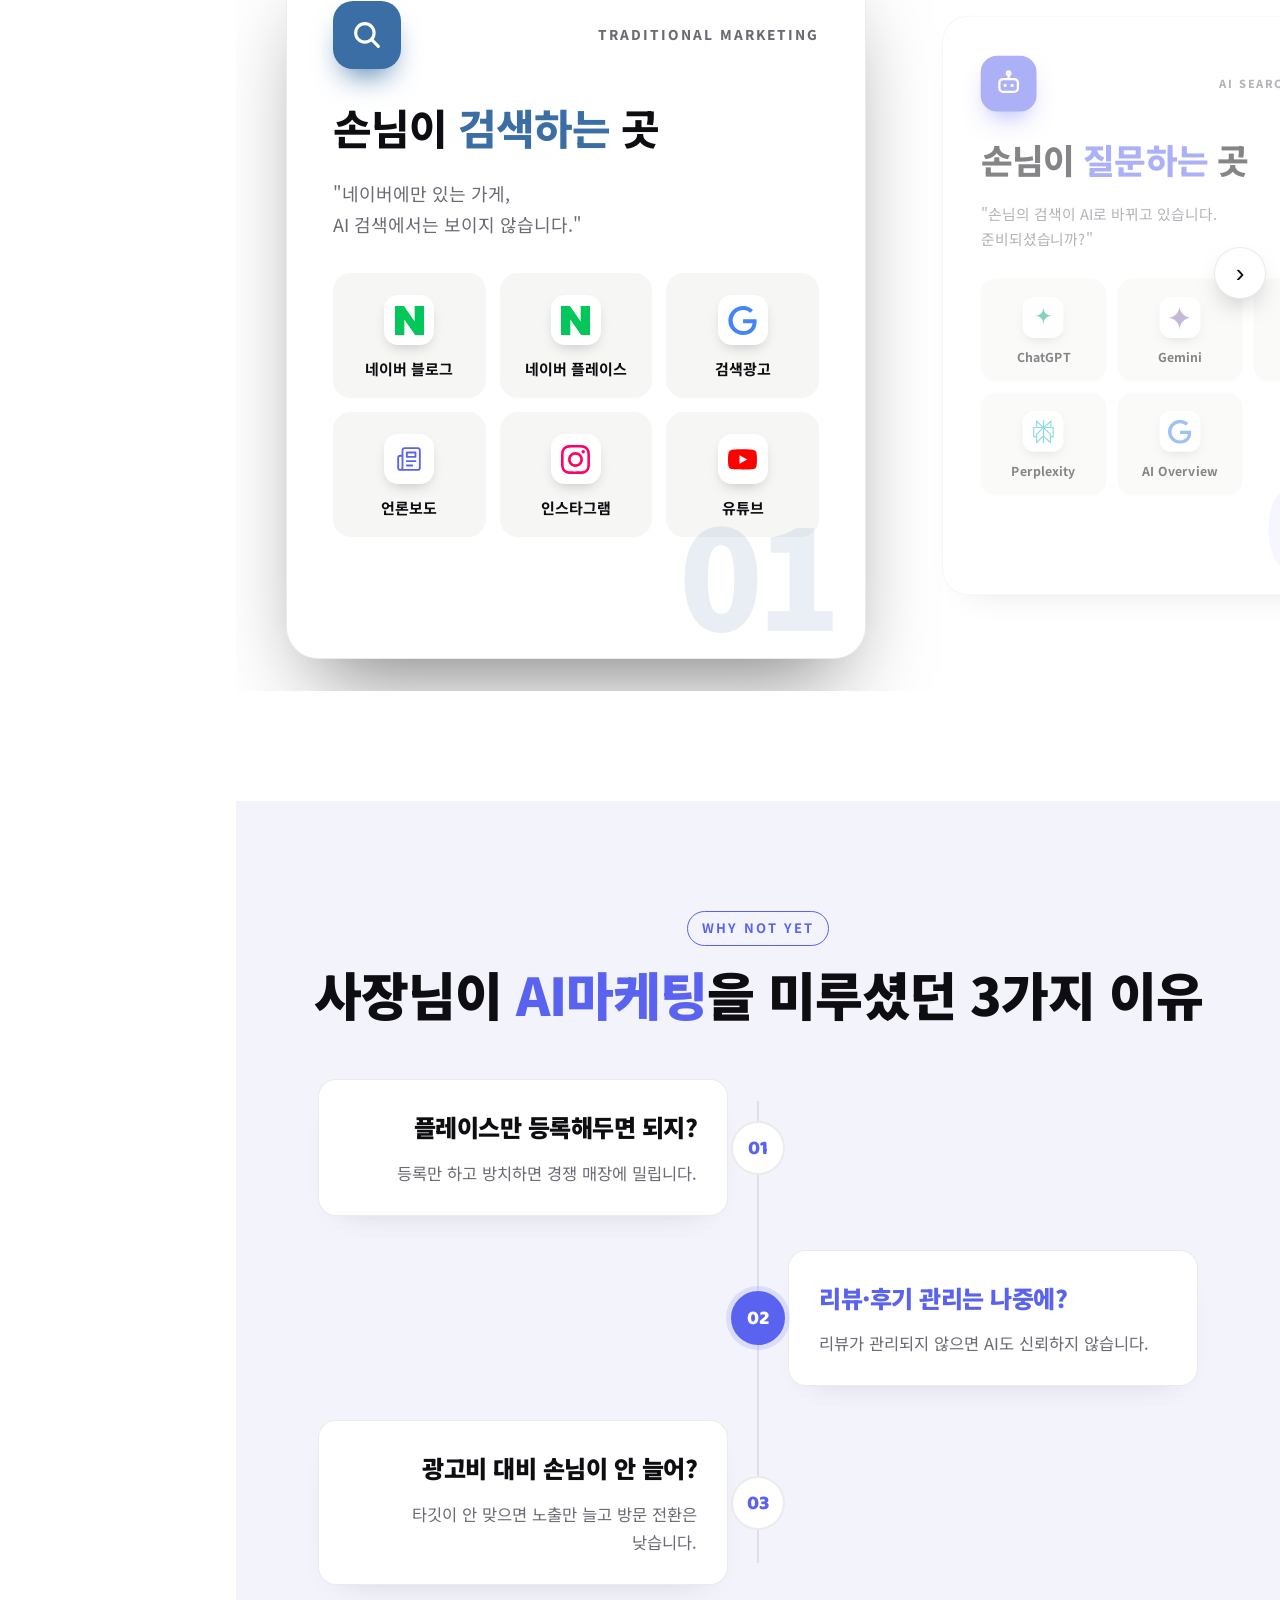
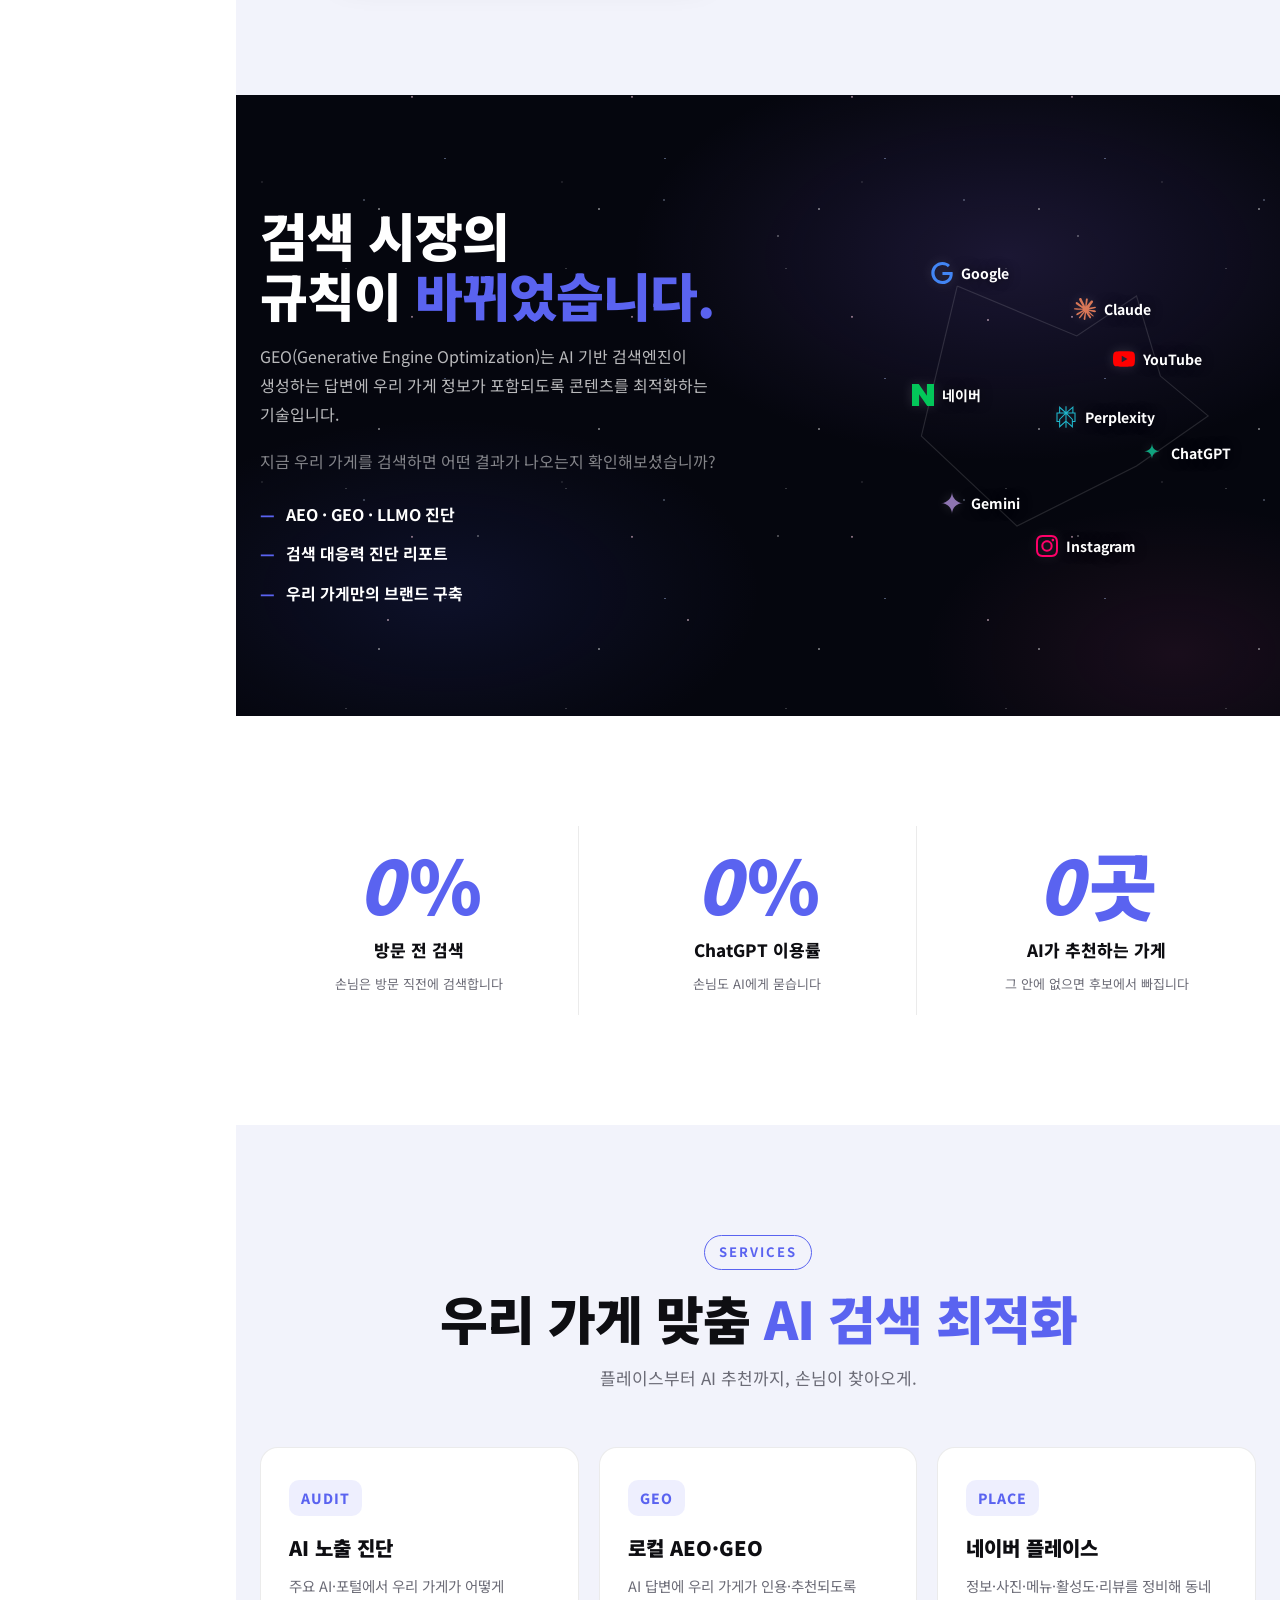
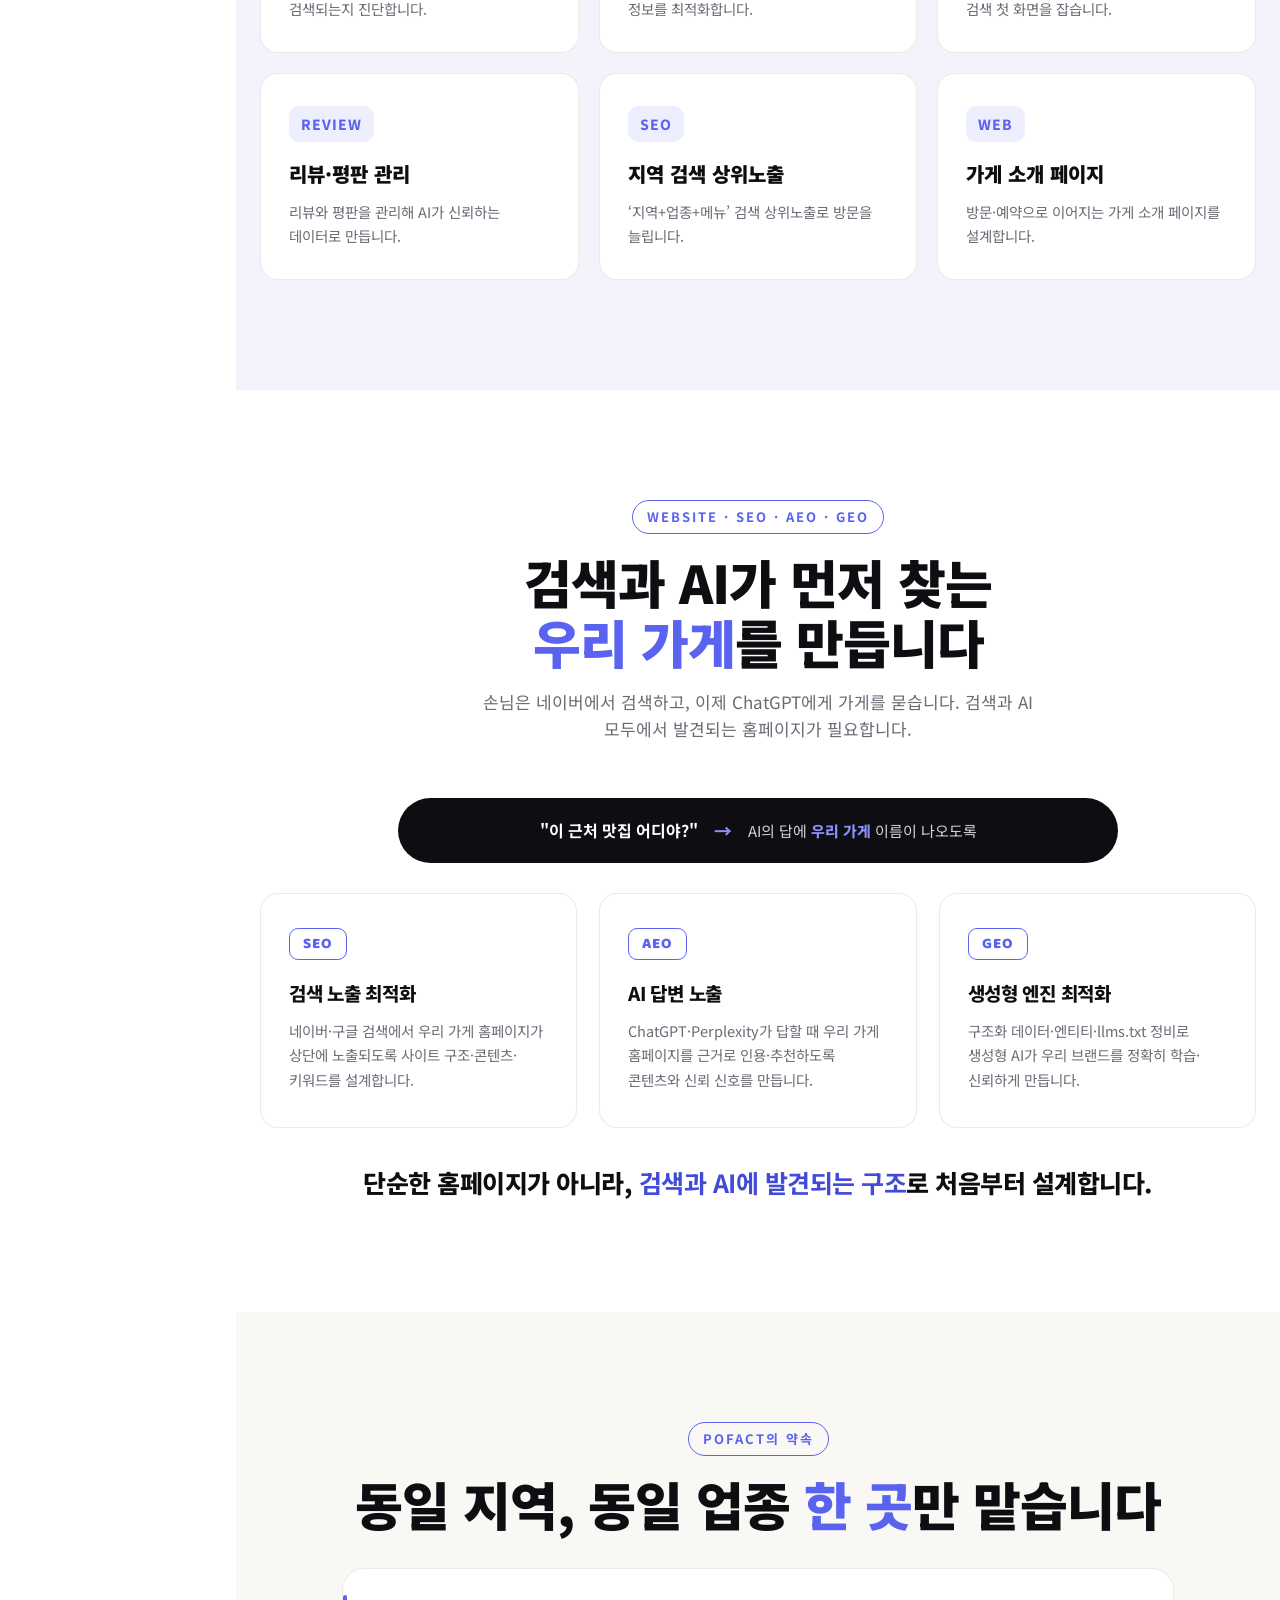
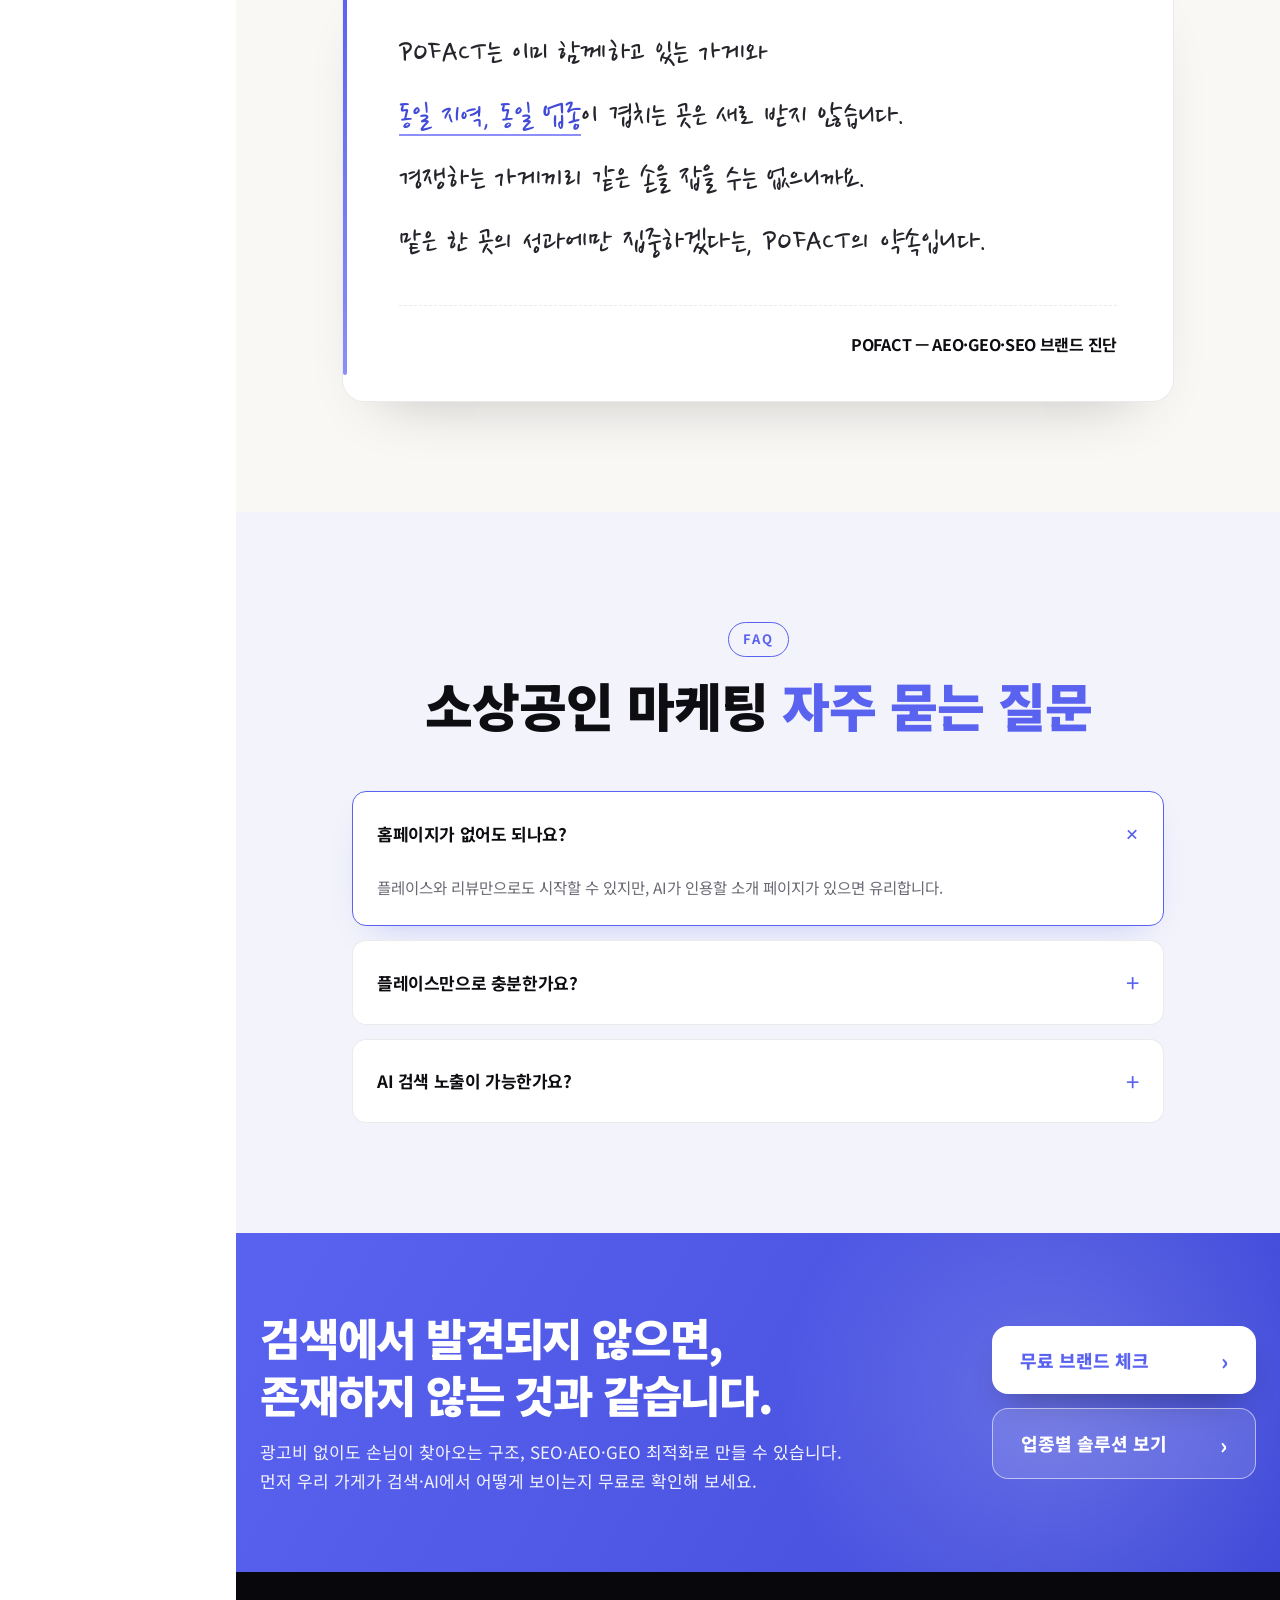
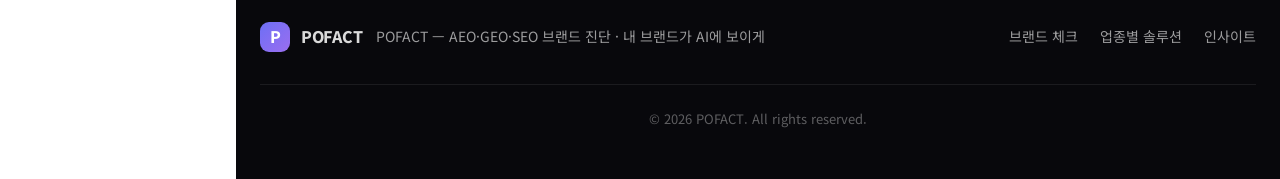
<file: solution/smb.html>
<!DOCTYPE html>
<html lang="ko">
<head>
<meta charset="UTF-8" />
<meta name="viewport" content="width=device-width, initial-scale=1.0" />
<title>소상공인·자영업 마케팅 솔루션 | POFACT</title>
<meta name="description" content="손님이 AI에게 물었을 때 답이 되는 우리 가게. 플레이스·리뷰·지역 검색과 AI 추천을 묶는 로컬 마케팅." />
<link rel="canonical" href="https://seolyn-jang.github.io/pofact-demo/solution/smb.html" />
<meta property="og:type" content="website" />
<meta property="og:title" content="소상공인·자영업 마케팅 솔루션 | POFACT" />
<meta property="og:description" content="손님이 AI에게 물었을 때 답이 되는 우리 가게 — AEO·GEO·SEO 브랜드 진단." />
<meta property="og:url" content="https://seolyn-jang.github.io/pofact-demo/solution/smb.html" />
<link rel="preconnect" href="https://fonts.googleapis.com" />
<link rel="preconnect" href="https://fonts.gstatic.com" crossorigin />
<link href="https://fonts.googleapis.com/css2?family=Baloo+2:wght@700;800&family=Black+Han+Sans&family=Nanum+Pen+Script&family=Noto+Sans+KR:wght@300;400;500;700;900&display=swap" rel="stylesheet" />
<link rel="stylesheet" href="hao.css" />
<style>
  /* POFACT 로고·브랜딩 오버라이드 */
  .logo{flex-direction:row; gap:8px;}
  .pf-mark{width:30px; height:30px; border-radius:9px; background:linear-gradient(135deg,#6d6ff5,#9a6ef0); color:#fff; display:grid; place-items:center; font-weight:800; font-size:16px; box-shadow:0 4px 12px rgba(109,111,245,.4);}
  .logo .logo-sub{color:#fff; font-weight:800; font-size:16px; letter-spacing:-.3px; text-transform:none;}
  .scrolled .logo .logo-sub{color:var(--ink);}
  .logo-footer .pf-mark{box-shadow:none;}
  .logo-footer .logo-sub{color:rgba(255,255,255,.85);}
  /* ── 세로 사이드바 (메인 앱과 통일) ── */
  .site-header{display:none !important;}
  .pf-shell{display:flex; align-items:flex-start; min-height:100vh;}
  .pf-side{width:236px; background:#fff; border-right:1px solid rgba(0,0,0,.08); padding:22px 14px; position:fixed; top:0; left:0; height:100vh; overflow-y:auto; z-index:30;}
  .pf-logo{display:flex; align-items:center; gap:9px; padding:0 8px 16px; text-decoration:none;}
  .pf-mk{width:34px; height:34px; border-radius:10px; background:linear-gradient(135deg,#6d6ff5,#9a6ef0); color:#fff; display:grid; place-items:center; font-weight:800; font-size:17px; box-shadow:0 4px 12px rgba(109,111,245,.4);}
  .pf-wm{font-weight:800; font-size:17px; color:#14162b; line-height:1.1;}
  .pf-wm small{display:block; font-size:10px; color:#8b8f9e; font-weight:600; margin-top:2px; letter-spacing:0;}
  .pf-sec{font-size:10.5px; letter-spacing:.6px; color:#a3a6b4; font-weight:700; margin:16px 10px 6px;}
  .pf-mi{display:flex; align-items:center; gap:9px; padding:10px 12px; border-radius:10px; font-size:13.5px; font-weight:600; color:#2f3350; text-decoration:none;}
  .pf-mi svg{width:18px; height:18px; stroke:#6b7085; fill:none; stroke-width:1.9;}
  .pf-mi:hover{background:#f4f5fb;}
  .pf-mi.on{background:linear-gradient(135deg,#6d6ff5,#9a6ef0); color:#fff;}
  .pf-mi.on svg{stroke:#fff;}
  .pf-grp{padding:10px 12px 4px; font-size:13.5px; font-weight:700; color:#2f3350; display:flex; align-items:center; gap:9px;}
  .pf-grp svg{width:18px; height:18px; stroke:#6b7085; fill:none; stroke-width:1.9;}
  .pf-sub{display:block; padding:8px 12px 8px 39px; border-radius:9px; font-size:12.5px; color:#6b7085; text-decoration:none;}
  .pf-sub:hover{background:#f4f5fb; color:#414bd8;}
  .pf-sub.on{background:#eef0ff; color:#414bd8; font-weight:700;}
  .pf-main{flex:1; min-width:0; margin-left:236px;}
  .pf-only-m{display:none;}
  @media(max-width:960px){
    .pf-shell{flex-direction:column;}
    .pf-side{width:100%; height:auto; overflow:visible; position:static; border-right:0; border-bottom:1px solid rgba(0,0,0,.08); display:flex; flex-wrap:wrap; align-items:center; gap:3px; padding:10px 14px;}
    .pf-main{margin-left:0;}
    .pf-sec, .pf-grp, .pf-sub{display:none;}
    .pf-logo{padding:0 12px 0 2px;}
    .pf-only-m{display:flex;}
  }
</style>
<script type="application/ld+json">
{"@context":"https://schema.org","@type":"FAQPage","mainEntity":[
{"@type":"Question","name":"홈페이지가 없어도 되나요?","acceptedAnswer":{"@type":"Answer","text":"플레이스와 리뷰만으로도 시작할 수 있지만, AI가 인용할 소개 페이지가 있으면 유리합니다."}},
{"@type":"Question","name":"플레이스만으로 충분한가요?","acceptedAnswer":{"@type":"Answer","text":"플레이스는 기본이고, 리뷰·지역 콘텐츠가 함께 맞물려야 검색에서 본 손님이 방문을 결정합니다."}},
{"@type":"Question","name":"AI 검색 노출이 가능한가요?","acceptedAnswer":{"@type":"Answer","text":"플레이스·메뉴·리뷰를 구조화하고 지역 콘텐츠를 쌓으면 AI 답변에 인용될 수 있습니다."}}]}
</script>
</head>
<body>
  <div class="cursor-ring" id="cursorRing"><span class="cursor-label"></span></div>
  <div class="cursor-dot" id="cursorDot"></div>

  <header class="site-header" id="header">
    <div class="header-inner">
      <a href="../index.html" class="logo" aria-label="POFACT 홈">
        <span class="pf-mark">P</span>
        <span class="logo-sub">POFACT</span>
      </a>
      <nav class="gnb" id="gnb">
        <a href="../insight/index.html">인사이트</a>
        <div class="gnb-dd">
          <a href="index.html" class="gnb-dd-trigger">업종별 솔루션 <span class="dd-caret">&#9662;</span></a>
          <div class="gnb-dd-menu">
            <a href="hospital.html">병원·의원</a>
            <a href="academy.html">학원·교육</a>
            <a href="lawyer.html">변호사·법률</a>
            <a href="tax.html">세무사·회계</a>
            <a href="franchise.html">프랜차이즈</a>
            <a href="smb.html">소상공인·자영업</a>
          </div>
        </div>
        <a href="../index.html">브랜드 체크</a>
      </nav>
      <a href="../index.html" class="header-cta">무료 진단</a>
      <button class="menu-toggle" id="menuToggle" aria-label="메뉴 열기"><span></span><span></span><span></span></button>
    </div>
  </header>

  <div class="pf-shell">
  <aside class="pf-side">
    <a class="pf-logo" href="../index.html"><span class="pf-mk">P</span><span class="pf-wm">POFACT<small>AEO·GEO·SEO 브랜드 진단</small></span></a>
    <div class="pf-sec">CONTENTS</div>
    <a class="pf-mi" href="../index.html"><svg viewBox="0 0 24 24"><path d="M3 11l9-8 9 8M5 10v10h5v-6h4v6h5V10"/></svg>홈 · 브랜드 체크</a>
    <div class="pf-sec">SERVICE</div>
    <a class="pf-mi pf-only-m" href="index.html"><svg viewBox="0 0 24 24"><path d="M4 4h16v6H4zM4 14h7v6H4zM14 14h6v6h-6z"/></svg>업종별 솔루션</a>
    <div class="pf-grp"><svg viewBox="0 0 24 24"><path d="M4 4h16v6H4zM4 14h7v6H4zM14 14h6v6h-6z"/></svg>업종별 솔루션</div>
    <a class="pf-sub" href="hospital.html">병원·의원</a>
    <a class="pf-sub" href="academy.html">학원·교육</a>
    <a class="pf-sub" href="lawyer.html">변호사·법률</a>
    <a class="pf-sub" href="tax.html">세무사·회계</a>
    <a class="pf-sub" href="franchise.html">프랜차이즈</a>
    <a class="pf-sub on" href="smb.html">소상공인·자영업</a>
    <a class="pf-mi" href="../index.html"><svg viewBox="0 0 24 24"><path d="M12 3l8 4.5v9L12 21l-8-4.5v-9z"/><path d="M12 12l8-4.5M12 12v9M12 12L4 7.5"/></svg>포팩트서비스</a>
    <div class="pf-sec">COMMUNITY</div>
    <a class="pf-mi" href="../insight/index.html"><svg viewBox="0 0 24 24"><path d="M9 18l-2 3H4l2-3M15 18l2 3h3l-2-3M4 4h16v11H4z"/><path d="M8 8h8M8 11h5"/></svg>인사이트</a>
    <a class="pf-mi" href="../index.html"><svg viewBox="0 0 24 24"><path d="M4 6h16v12H4zM8 10h8M8 14h5"/></svg>마켓보드</a>
  </aside>
  <div class="pf-main">

  <section class="page-banner">
    <span class="banner-mark" aria-hidden="true"></span>
    <div class="container">
      <nav class="crumb"><a href="../index.html">POFACT</a> <span>/</span> 업종별 솔루션 <span>/</span> LOCAL</nav>
      <h1 class="banner-title">소상공인·자영업 마케팅</h1>
      <p class="banner-sub">AI에게 물었을 때, 답이 되는 우리 가게</p>
    </div>
  </section>

  <!-- 히어로 + AI 검색 타이핑 목업 -->
  <section class="section hosp-hero">
    <div class="container hosp-hero-grid">
      <div class="hosp-hero-txt">
        <span class="tag">AI SEARCH OPTIMIZATION</span>
        <h2 class="section-title" style="margin:16px 0 20px;">손님이 AI에게 물었을 때,<br /><span class="accent">답이 되는 우리 가게</span>가<br />되고 있습니까?</h2>
        <p class="hosp-lead">손님은 방문 전에 검색합니다.<br />그 순간 우리 가게가 보여야 합니다.</p>
        <div class="hosp-engines">
          <p class="hosp-eng-label">실시간 대응 가능 AI 엔진</p>
          <div class="hosp-eng-row">
            <span class="eng"><i class="eng-dot" style="background:#10a37f"></i>ChatGPT</span>
            <span class="eng"><i class="eng-dot" style="background:#4285f4"></i>Gemini</span>
            <span class="eng"><i class="eng-dot" style="background:#d97757"></i>Claude</span>
            <span class="eng"><i class="eng-dot" style="background:#20808d"></i>Perplexity</span>
          </div>
        </div>
      </div>
      <div class="ai-mock" id="aiMock">
        <div class="ai-bar"><span class="ai-dots"><i></i><i></i><i></i></span><span class="ai-url">pofact.ai/analysis-preview</span></div>
        <div class="ai-body">
          <div class="ai-query"><span id="aiType" data-text='"○○동 맛집 추천해줘"'></span><span class="ai-caret"></span><span class="ai-spark">✦</span></div>
          <div class="ai-answer" id="aiAnswer">
            <p class="ai-ans">현지에서 평판 좋은 가게를 분석했습니다. 리뷰, 방문자 후기, AI 검색 인용을 기반으로 추천합니다.</p>
            <div class="ai-card ai-card-hi"><div><strong>우리 가게</strong><span>현지인 맛집 · 리뷰 4.8</span></div><span class="ai-badge">★ 최적화 완료</span></div>
            <div class="ai-card"><div><strong>OO식당</strong><span>가성비 특화</span></div></div>
            <div class="ai-card"><div><strong>OO카페</strong><span>분위기 좋은 곳</span></div></div>
          </div>
        </div>
      </div>
    </div>
  </section>

  <!-- AI 검색 전환 스토리 (가로 스크롤 4카드) -->
  <section class="section hx-sec">
    <div class="container">
      <div class="section-head center"><span class="tag">SEARCH &rarr; AI</span><h2 class="section-title">검색하는 손님에서, <span class="accent">질문하는 손님</span>으로</h2><p class="section-sub">손님이 가게를 찾는 방식이 바뀌고 있습니다. POFACT는 검색과 AI 답변, 두 흐름을 하나로 연결합니다.</p></div>
    </div>
    <div class="hx-carousel">
      <button class="hx-arrow hx-prev" type="button" aria-label="이전">&#8249;</button>
      <div class="hx-track">
        <article class="hx-card is-active" style="--hc:#3a6ea5">
          <div class="hx-head"><span class="hx-badge"><svg viewBox="0 0 24 24" fill="none" stroke="currentColor" stroke-width="2.2" stroke-linecap="round"><circle cx="10.5" cy="10.5" r="6.5"/><line x1="15.5" y1="15.5" x2="20" y2="20"/></svg></span><span class="hx-cat">TRADITIONAL MARKETING</span></div>
          <h3 class="hx-title">손님이 <span>검색하는</span> 곳</h3>
          <p class="hx-quote">"네이버에만 있는 가게,<br />AI 검색에서는 보이지 않습니다."</p>
          <div class="hx-grid">
            <div class="hx-ic"><span class="hx-ic-img"><img src="assets/logos/naver.svg" alt="네이버" loading="lazy" /></span><span>네이버 블로그</span></div>
            <div class="hx-ic"><span class="hx-ic-img"><img src="assets/logos/naver.svg" alt="네이버" loading="lazy" /></span><span>네이버 플레이스</span></div>
            <div class="hx-ic"><span class="hx-ic-img"><img src="assets/logos/google.svg" alt="검색광고" loading="lazy" /></span><span>검색광고</span></div>
            <div class="hx-ic"><span class="hx-ic-img hx-emoji"><svg viewBox="0 0 24 24" fill="none" stroke="currentColor" stroke-width="1.7" stroke-linecap="round" stroke-linejoin="round"><path d="M4 22h16a2 2 0 0 0 2-2V4a2 2 0 0 0-2-2H8a2 2 0 0 0-2 2v16a2 2 0 0 1-2 2zm0 0a2 2 0 0 1-2-2v-9c0-1.1.9-2 2-2h2"/><line x1="18" y1="14" x2="10" y2="14"/><line x1="15" y1="18" x2="10" y2="18"/><rect x="10" y="6" width="8" height="4"/></svg></span><span>언론보도</span></div>
            <div class="hx-ic"><span class="hx-ic-img"><img src="assets/logos/instagram.svg" alt="인스타그램" loading="lazy" /></span><span>인스타그램</span></div>
            <div class="hx-ic"><span class="hx-ic-img"><img src="assets/logos/youtube.svg" alt="유튜브" loading="lazy" /></span><span>유튜브</span></div>
          </div>
          <span class="hx-num">01</span>
        </article>

        <article class="hx-card" style="--hc:#5a63f0">
          <div class="hx-head"><span class="hx-badge"><svg viewBox="0 0 24 24" fill="none" stroke="currentColor" stroke-width="2" stroke-linecap="round" stroke-linejoin="round"><rect x="4" y="8" width="16" height="11" rx="3.2"/><path d="M12 4v4"/><circle cx="12" cy="3" r="1.5"/><circle cx="9" cy="13.5" r="1.4" fill="currentColor" stroke="none"/><circle cx="15" cy="13.5" r="1.4" fill="currentColor" stroke="none"/></svg></span><span class="hx-cat">AI SEARCH MARKETING</span></div>
          <h3 class="hx-title">손님이 <span>질문하는</span> 곳</h3>
          <p class="hx-quote">"손님의 검색이 AI로 바뀌고 있습니다.<br />준비되셨습니까?"</p>
          <div class="hx-grid">
            <div class="hx-ic"><span class="hx-ic-img"><img src="assets/logos/chatgpt.svg" alt="ChatGPT" loading="lazy" /></span><span>ChatGPT</span></div>
            <div class="hx-ic"><span class="hx-ic-img"><img src="assets/logos/gemini.svg" alt="Gemini" loading="lazy" /></span><span>Gemini</span></div>
            <div class="hx-ic"><span class="hx-ic-img"><img src="assets/logos/claude.svg" alt="Claude" loading="lazy" /></span><span>Claude</span></div>
            <div class="hx-ic"><span class="hx-ic-img"><img src="assets/logos/perplexity.svg" alt="Perplexity" loading="lazy" /></span><span>Perplexity</span></div>
            <div class="hx-ic"><span class="hx-ic-img"><img src="assets/logos/google.svg" alt="AI Overview" loading="lazy" /></span><span>AI Overview</span></div>
          </div>
          <span class="hx-num">02</span>
        </article>

        <article class="hx-card" style="--hc:#2f8f8a">
          <div class="hx-head"><span class="hx-badge"><svg viewBox="0 0 24 24" fill="none" stroke="currentColor" stroke-width="2" stroke-linecap="round" stroke-linejoin="round"><circle cx="6" cy="12" r="2.6"/><circle cx="18" cy="6" r="2.6"/><circle cx="18" cy="18" r="2.6"/><path d="M8.3 10.9 15.7 7.1M8.3 13.1 15.7 16.9"/></svg></span><span class="hx-cat">BRIDGE STRATEGY</span></div>
          <h3 class="hx-title">POFACT가 <span>연결합니다</span></h3>
          <p class="hx-quote">기존 마케팅의 자산이<br />AI 검색의 연료가 되는 선순환 구조</p>
          <ul class="hx-steps">
            <li><span class="hx-check">✓</span><div><strong>리뷰·지역 콘텐츠 → AI 학습 데이터</strong><em>콘텐츠가 많을수록 AI가 우리 가게를 더 잘 이해합니다.</em></div></li>
            <li><span class="hx-check">✓</span><div><strong>AI 추천 노출 → 가게 신뢰 상승</strong><em>AI 검색과 기존 검색이 서로를 강화합니다.</em></div></li>
            <li><span class="hx-check">✓</span><div><strong>가게 신뢰 → 방문·매출 증가</strong><em>AI가 쌓아준 신뢰가 결국 방문으로 이어집니다.</em></div></li>
          </ul>
          <span class="hx-num">03</span>
        </article>

        <article class="hx-card hx-card-dark" style="--hc:#111827">
          <div class="hx-head"><span class="hx-badge"><svg viewBox="0 0 24 24" fill="none" stroke="currentColor" stroke-width="2" stroke-linecap="round" stroke-linejoin="round"><path d="M12 3 19 6v5c0 4.6-3.2 8-7 9.5C8.2 19 5 15.6 5 11V6z"/><path d="M9 12l2 2 4-4"/></svg></span><span class="hx-cat">RESULT</span></div>
          <h3 class="hx-title">결국 <span>같은 가게</span>를 선택합니다</h3>
          <p class="hx-quote">"검색하는 손님도, 질문하는 손님도<br />같은 가게를 선택합니다."</p>
          <div class="hx-flow">
            <div class="hx-flow-top">
              <div class="hx-fchip hx-fchip-1"><span><svg viewBox="0 0 24 24" fill="none" stroke="currentColor" stroke-width="2.2" stroke-linecap="round"><circle cx="10.5" cy="10.5" r="6.5"/><line x1="15.5" y1="15.5" x2="20" y2="20"/></svg></span>손님이 검색해도</div>
              <div class="hx-fchip hx-fchip-2"><span><svg viewBox="0 0 24 24" fill="none" stroke="currentColor" stroke-width="2" stroke-linecap="round" stroke-linejoin="round"><rect x="4" y="8" width="16" height="11" rx="3.2"/><path d="M12 4v4"/><circle cx="12" cy="3" r="1.5"/><circle cx="9" cy="13.5" r="1.4" fill="currentColor" stroke="none"/><circle cx="15" cy="13.5" r="1.4" fill="currentColor" stroke="none"/></svg></span>AI에 물어봐도</div>
            </div>
            <div class="hx-flow-join"><i></i><i></i></div>
            <div class="hx-fresult"><span><svg viewBox="0 0 24 24" fill="none" stroke="currentColor" stroke-width="2.4" stroke-linecap="round"><line x1="12" y1="6" x2="12" y2="18"/><line x1="6" y1="12" x2="18" y2="12"/></svg></span>같은 가게가 나옵니다</div>
          </div>
          <span class="hx-num">04</span>
        </article>
      </div>
      <button class="hx-arrow hx-next" type="button" aria-label="다음">&#8250;</button>
    </div>
  </section>

  <!-- 3가지 이유 (지그재그) -->
  <section class="section alt-bg">
    <div class="container">
      <div class="section-head center"><span class="tag">WHY NOT YET</span><h2 class="section-title">사장님이 <span class="accent">AI마케팅</span>을 미루셨던 3가지 이유</h2></div>
      <div class="reason-tl">
        <div class="rtl-item"><div class="rtl-card"><h3>플레이스만 등록해두면 되지?</h3><p>등록만 하고 방치하면 경쟁 매장에 밀립니다.</p></div><span class="rtl-num">01</span></div>
        <div class="rtl-item"><span class="rtl-num">02</span><div class="rtl-card"><h3>리뷰·후기 관리는 나중에?</h3><p>리뷰가 관리되지 않으면 AI도 신뢰하지 않습니다.</p></div></div>
        <div class="rtl-item"><div class="rtl-card"><h3>광고비 대비 손님이 안 늘어?</h3><p>타깃이 안 맞으면 노출만 늘고 방문 전환은 낮습니다.</p></div><span class="rtl-num">03</span></div>
      </div>
    </div>
  </section>

  <!-- 검색 시장 규칙 (다크 + 로고 별자리) -->
  <section class="section hosp-dark">
    <div class="night-sky"></div>
    <div class="container hosp-dark-grid">
      <div class="hosp-dark-txt">
        <h2 class="section-title">검색 시장의<br />규칙이 <span class="accent">바뀌었습니다.</span></h2>
        <p>GEO(Generative Engine Optimization)는 AI 기반 검색엔진이 생성하는 답변에 우리 가게 정보가 포함되도록 콘텐츠를 최적화하는 기술입니다.</p>
        <p class="dim">지금 우리 가게를 검색하면 어떤 결과가 나오는지 확인해보셨습니까?</p>
        <ul class="hosp-checks">
          <li>AEO · GEO · LLMO 진단</li>
          <li>검색 대응력 진단 리포트</li>
          <li>우리 가게만의 브랜드 구축</li>
        </ul>
      </div>
      <div class="constellation" aria-hidden="true">
        <svg class="cons-lines" viewBox="0 0 400 360" preserveAspectRatio="none">
          <polyline points="150,60 250,110 300,70 320,150 360,190 300,240 200,300 120,210 150,60" fill="none" stroke="rgba(255,255,255,0.13)" stroke-width="1" />
        </svg>
        <span class="cl" style="top:10%;left:32%;animation-delay:0s"><img src="assets/logos/google.svg" alt="" />Google</span>
        <span class="cl" style="top:20%;left:62%;animation-delay:.6s"><img src="assets/logos/claude.svg" alt="" />Claude</span>
        <span class="cl" style="top:34%;left:70%;animation-delay:1.2s"><img src="assets/logos/youtube.svg" alt="" />YouTube</span>
        <span class="cl" style="top:44%;left:28%;animation-delay:.4s"><img src="assets/logos/naver.svg" alt="" />네이버</span>
        <span class="cl" style="top:50%;left:58%;animation-delay:1.6s"><img src="assets/logos/perplexity.svg" alt="" />Perplexity</span>
        <span class="cl" style="top:60%;left:76%;animation-delay:.9s"><img src="assets/logos/chatgpt.svg" alt="" />ChatGPT</span>
        <span class="cl" style="top:74%;left:34%;animation-delay:1.4s"><img src="assets/logos/gemini.svg" alt="" />Gemini</span>
        <span class="cl" style="top:86%;left:54%;animation-delay:.2s"><img src="assets/logos/instagram.svg" alt="" />Instagram</span>
      </div>
    </div>
  </section>

  <!-- 통계 -->
  <section class="section">
    <div class="container hosp-stats">
      <div class="hstat"><strong><i data-count="92">0</i><em class="pct">%</em></strong><b>방문 전 검색</b><span>손님은 방문 직전에 검색합니다</span></div>
      <div class="hstat"><strong><i data-count="54.5">0</i><em class="pct">%</em></strong><b>ChatGPT 이용률</b><span>손님도 AI에게 묻습니다</span></div>
      <div class="hstat"><strong><i data-count="3">0</i><em class="pct">곳</em></strong><b>AI가 추천하는 가게</b><span>그 안에 없으면 후보에서 빠집니다</span></div>
    </div>
  </section>

  <!-- 서비스 -->
  <section class="section alt-bg">
    <div class="container">
      <div class="section-head center"><span class="tag">SERVICES</span><h2 class="section-title">우리 가게 맞춤 <span class="accent">AI 검색 최적화</span></h2><p class="section-sub">플레이스부터 AI 추천까지, 손님이 찾아오게.</p></div>
      <div class="vch-prod-grid">
        <div class="vch-prod"><span class="vch-prod-ic">AUDIT</span><h3>AI 노출 진단</h3><p>주요 AI·포털에서 우리 가게가 어떻게 검색되는지 진단합니다.</p></div>
        <div class="vch-prod"><span class="vch-prod-ic">GEO</span><h3>로컬 AEO·GEO</h3><p>AI 답변에 우리 가게가 인용·추천되도록 정보를 최적화합니다.</p></div>
        <div class="vch-prod"><span class="vch-prod-ic">PLACE</span><h3>네이버 플레이스</h3><p>정보·사진·메뉴·활성도·리뷰를 정비해 동네 검색 첫 화면을 잡습니다.</p></div>
        <div class="vch-prod"><span class="vch-prod-ic">REVIEW</span><h3>리뷰·평판 관리</h3><p>리뷰와 평판을 관리해 AI가 신뢰하는 데이터로 만듭니다.</p></div>
        <div class="vch-prod"><span class="vch-prod-ic">SEO</span><h3>지역 검색 상위노출</h3><p>‘지역+업종+메뉴’ 검색 상위노출로 방문을 늘립니다.</p></div>
        <div class="vch-prod"><span class="vch-prod-ic">WEB</span><h3>가게 소개 페이지</h3><p>방문·예약으로 이어지는 가게 소개 페이지를 설계합니다.</p></div>
      </div>
    </div>
  </section>

  <section class="section webaeo">
    <div class="container">
      <div class="section-head center"><span class="tag">WEBSITE · SEO · AEO · GEO</span><h2 class="section-title">검색과 AI가 먼저 찾는<br /><span class="accent">우리 가게</span>를 만듭니다</h2><p class="section-sub">손님은 네이버에서 검색하고, 이제 ChatGPT에게 가게를 묻습니다. 검색과 AI 모두에서 발견되는 홈페이지가 필요합니다.</p></div>
      <div class="webaeo-q">
        <span class="webaeo-q-user">"이 근처 맛집 어디야?"</span>
        <span class="webaeo-q-arrow">&#8594;</span>
        <span class="webaeo-q-ai">AI의 답에 <strong>우리 가게</strong> 이름이 나오도록</span>
      </div>
      <div class="webaeo-grid">
        <div class="webaeo-card"><span class="webaeo-k">SEO</span><h4>검색 노출 최적화</h4><p>네이버·구글 검색에서 우리 가게 홈페이지가 상단에 노출되도록 사이트 구조·콘텐츠·키워드를 설계합니다.</p></div>
        <div class="webaeo-card"><span class="webaeo-k">AEO</span><h4>AI 답변 노출</h4><p>ChatGPT·Perplexity가 답할 때 우리 가게 홈페이지를 근거로 인용·추천하도록 콘텐츠와 신뢰 신호를 만듭니다.</p></div>
        <div class="webaeo-card"><span class="webaeo-k">GEO</span><h4>생성형 엔진 최적화</h4><p>구조화 데이터·엔티티·llms.txt 정비로 생성형 AI가 우리 브랜드를 정확히 학습·신뢰하게 만듭니다.</p></div>
      </div>
      <p class="webaeo-note">단순한 홈페이지가 아니라, <strong>검색과 AI에 발견되는 구조</strong>로 처음부터 설계합니다.</p>
    </div>
  </section>

  <section class="section pledge-band">
    <div class="container pledge-wrap">
      <div class="pledge-head">
        <span class="tag">POFACT의 약속</span>
        <h2 class="section-title">동일 지역, 동일 업종 <span class="accent">한 곳</span>만 맡습니다</h2>
      </div>
      <div class="pledge-card">
        <p class="pledge-hand">
          POFACT는 이미 함께하고 있는 가게와<br />
          <b>동일 지역, 동일 업종</b>이 겹치는 곳은 새로 받지 않습니다.<br />
          경쟁하는 가게끼리 같은 손을 잡을 수는 없으니까요.<br />
          맡은 한 곳의 성과에만 집중하겠다는, POFACT의 약속입니다.
        </p>
        <div class="pledge-sign">
          <span class="pledge-name">POFACT — AEO·GEO·SEO 브랜드 진단</span>
        </div>
      </div>
    </div>
  </section>

  <section class="section alt-bg">
    <div class="container aeo-faq-wrap">
      <div class="section-head center"><span class="tag">FAQ</span><h2 class="section-title">소상공인 마케팅 <span class="accent">자주 묻는 질문</span></h2></div>
      <div class="aeo-faq">
        <details open><summary>홈페이지가 없어도 되나요?</summary><p>플레이스와 리뷰만으로도 시작할 수 있지만, AI가 인용할 소개 페이지가 있으면 유리합니다.</p></details>
        <details><summary>플레이스만으로 충분한가요?</summary><p>플레이스는 기본이고, 리뷰·지역 콘텐츠가 함께 맞물려야 검색에서 본 손님이 방문을 결정합니다.</p></details>
        <details><summary>AI 검색 노출이 가능한가요?</summary><p>플레이스·메뉴·리뷰를 구조화하고 지역 콘텐츠를 쌓으면 AI 답변에 인용될 수 있습니다.</p></details>
      </div>
    </div>
  </section>

  <section class="cta-band">
    <div class="container cta-grid">
      <div class="cta-copy">
        <h2>검색에서 발견되지 않으면,<br />존재하지 않는 것과 같습니다.</h2>
        <p>광고비 없이도 손님이 찾아오는 구조, SEO·AEO·GEO 최적화로 만들 수 있습니다.<br />먼저 우리 가게가 검색·AI에서 어떻게 보이는지 무료로 확인해 보세요.</p>
      </div>
      <div class="cta-actions">
        <a href="../index.html" class="cta-btn cta-btn-primary">무료 브랜드 체크 <span>&#8250;</span></a>
        <a href="index.html" class="cta-btn cta-btn-ghost">업종별 솔루션 보기 <span>&#8250;</span></a>
      </div>
    </div>
  </section>

  <footer class="site-footer">
    <div class="container footer-inner">
      <div class="footer-brand">
        <a href="../index.html" class="logo logo-footer"><span class="pf-mark">P</span><span class="logo-sub">POFACT</span></a>
        <p>POFACT — AEO·GEO·SEO 브랜드 진단 · 내 브랜드가 AI에 보이게</p>
      </div>
      <nav class="footer-nav">
        <a href="../index.html">브랜드 체크</a>
        <a href="index.html">업종별 솔루션</a>
        <a href="../insight/index.html">인사이트</a>
      </nav>
      <p class="copyright">© 2026 POFACT. All rights reserved.</p>
    </div>
  </footer>
  </div><!-- /pf-main -->
  </div><!-- /pf-shell -->

  <script src="hao.js"></script>
</body>
</html>
</file>
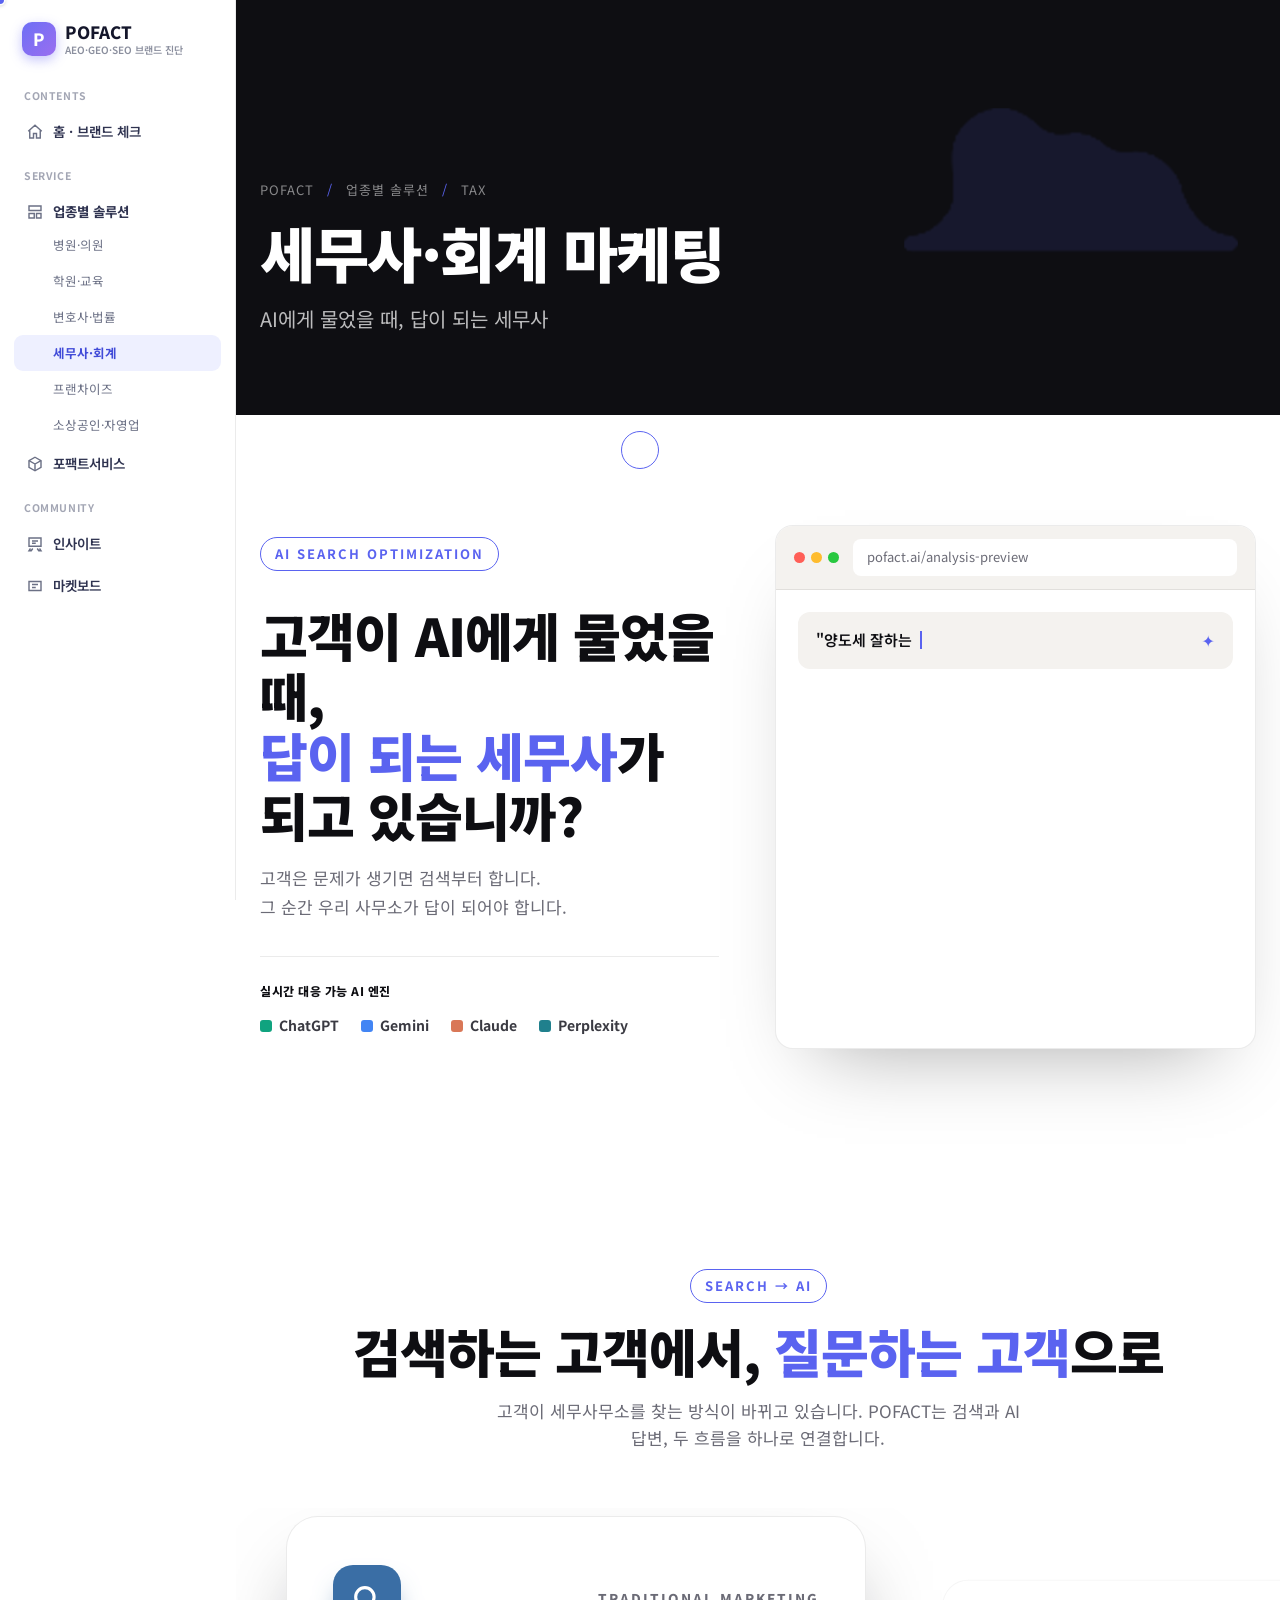
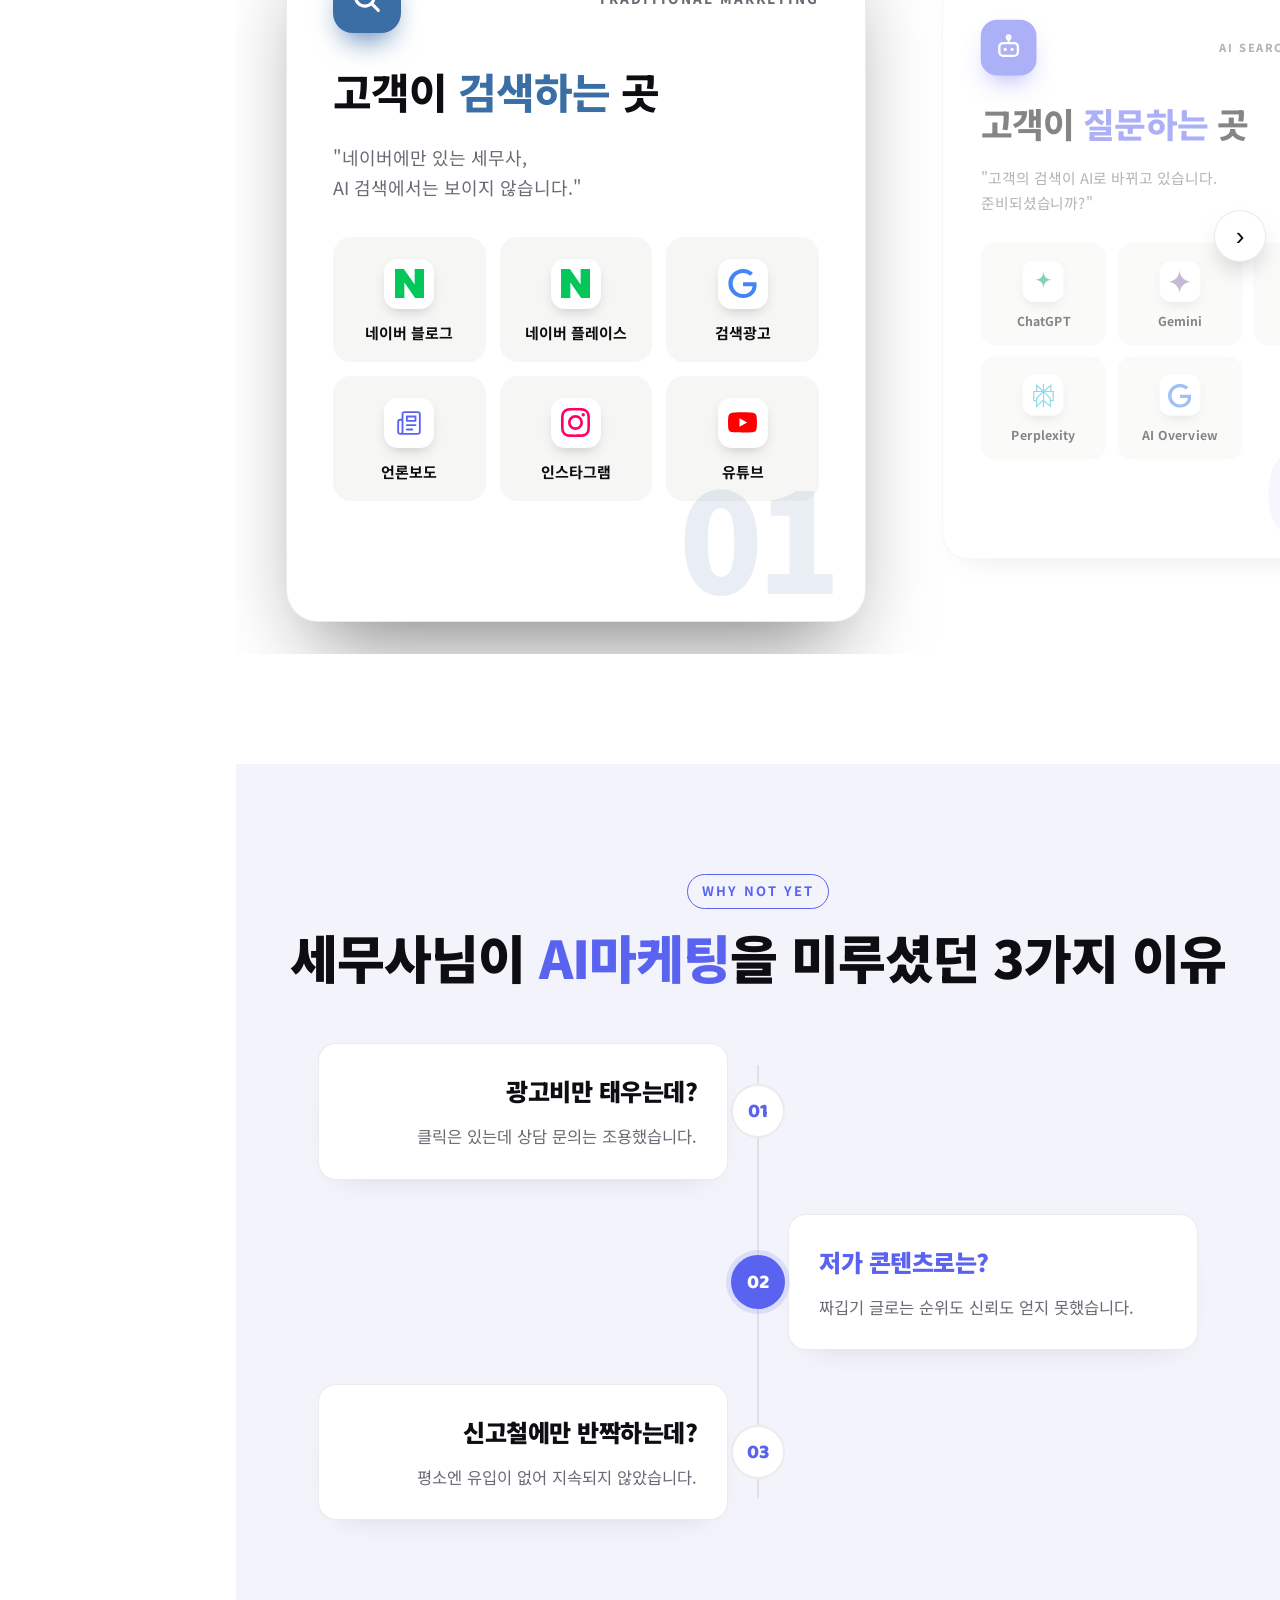
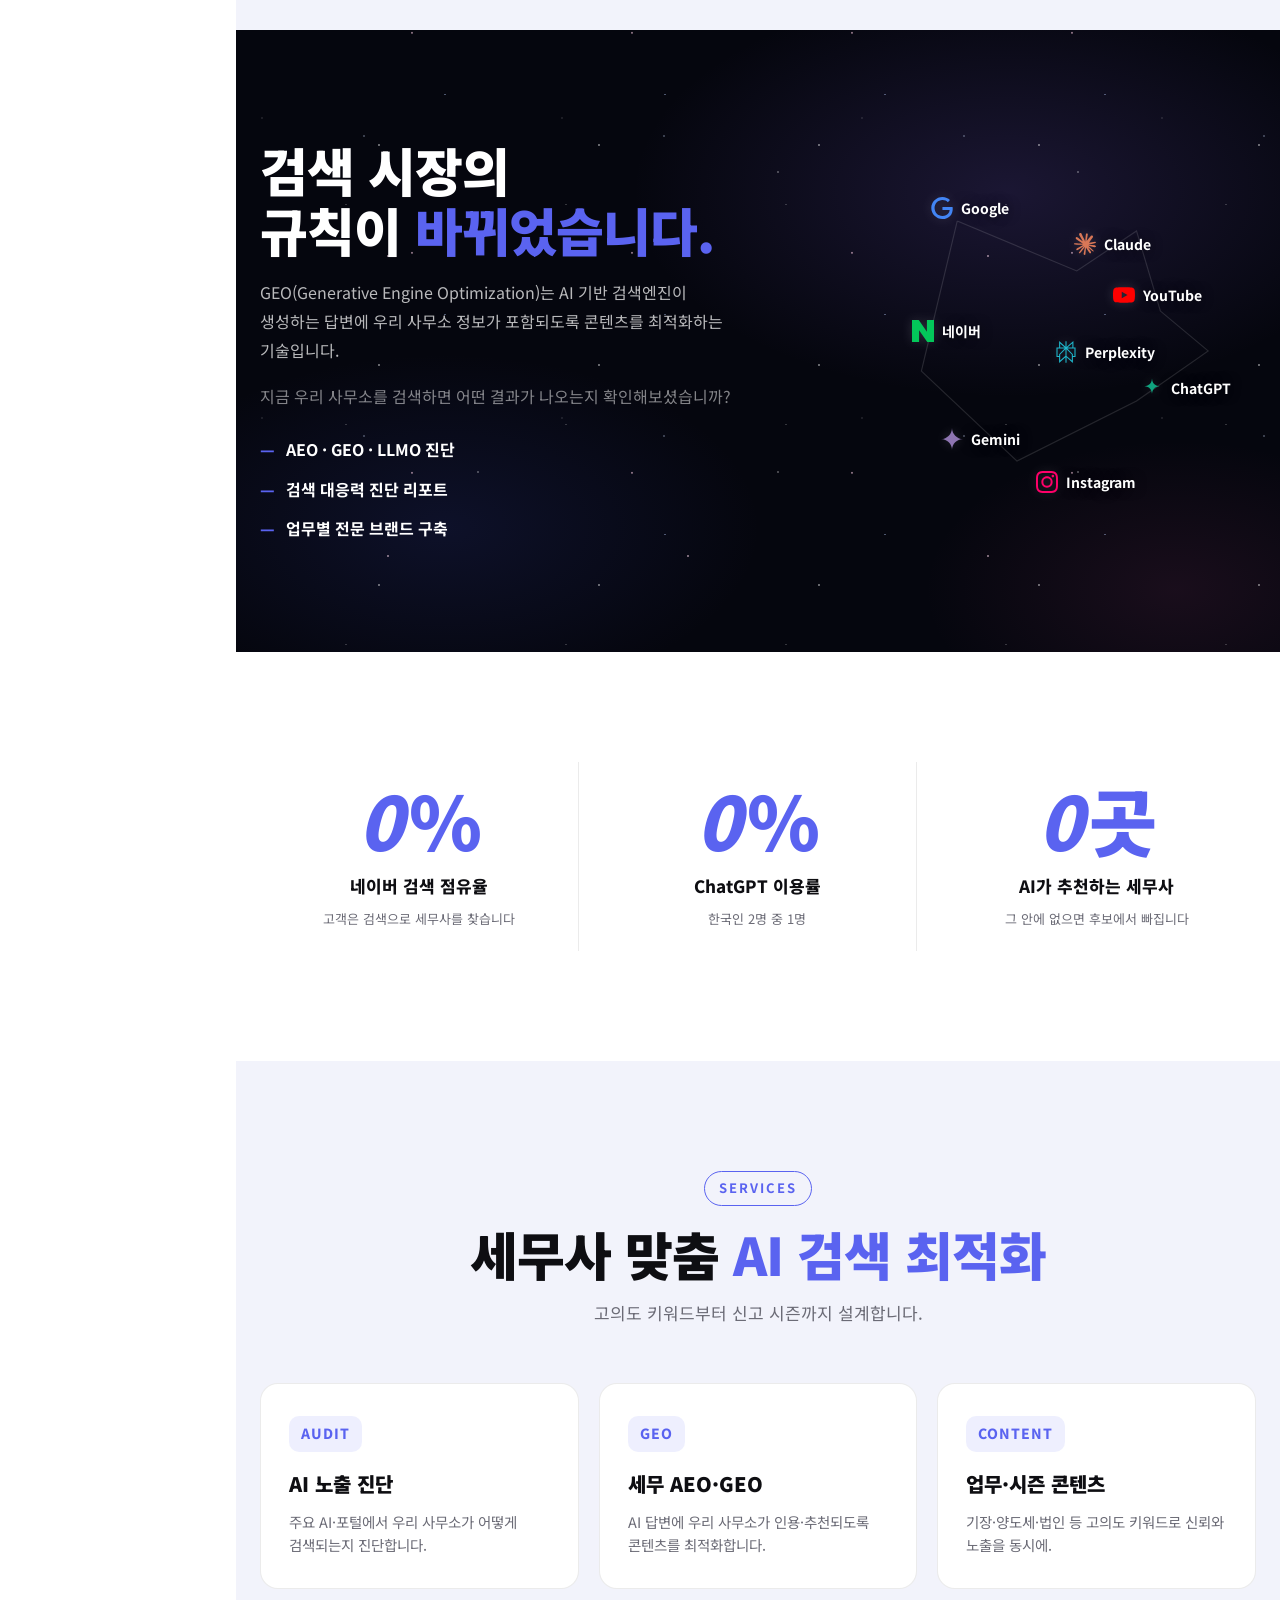
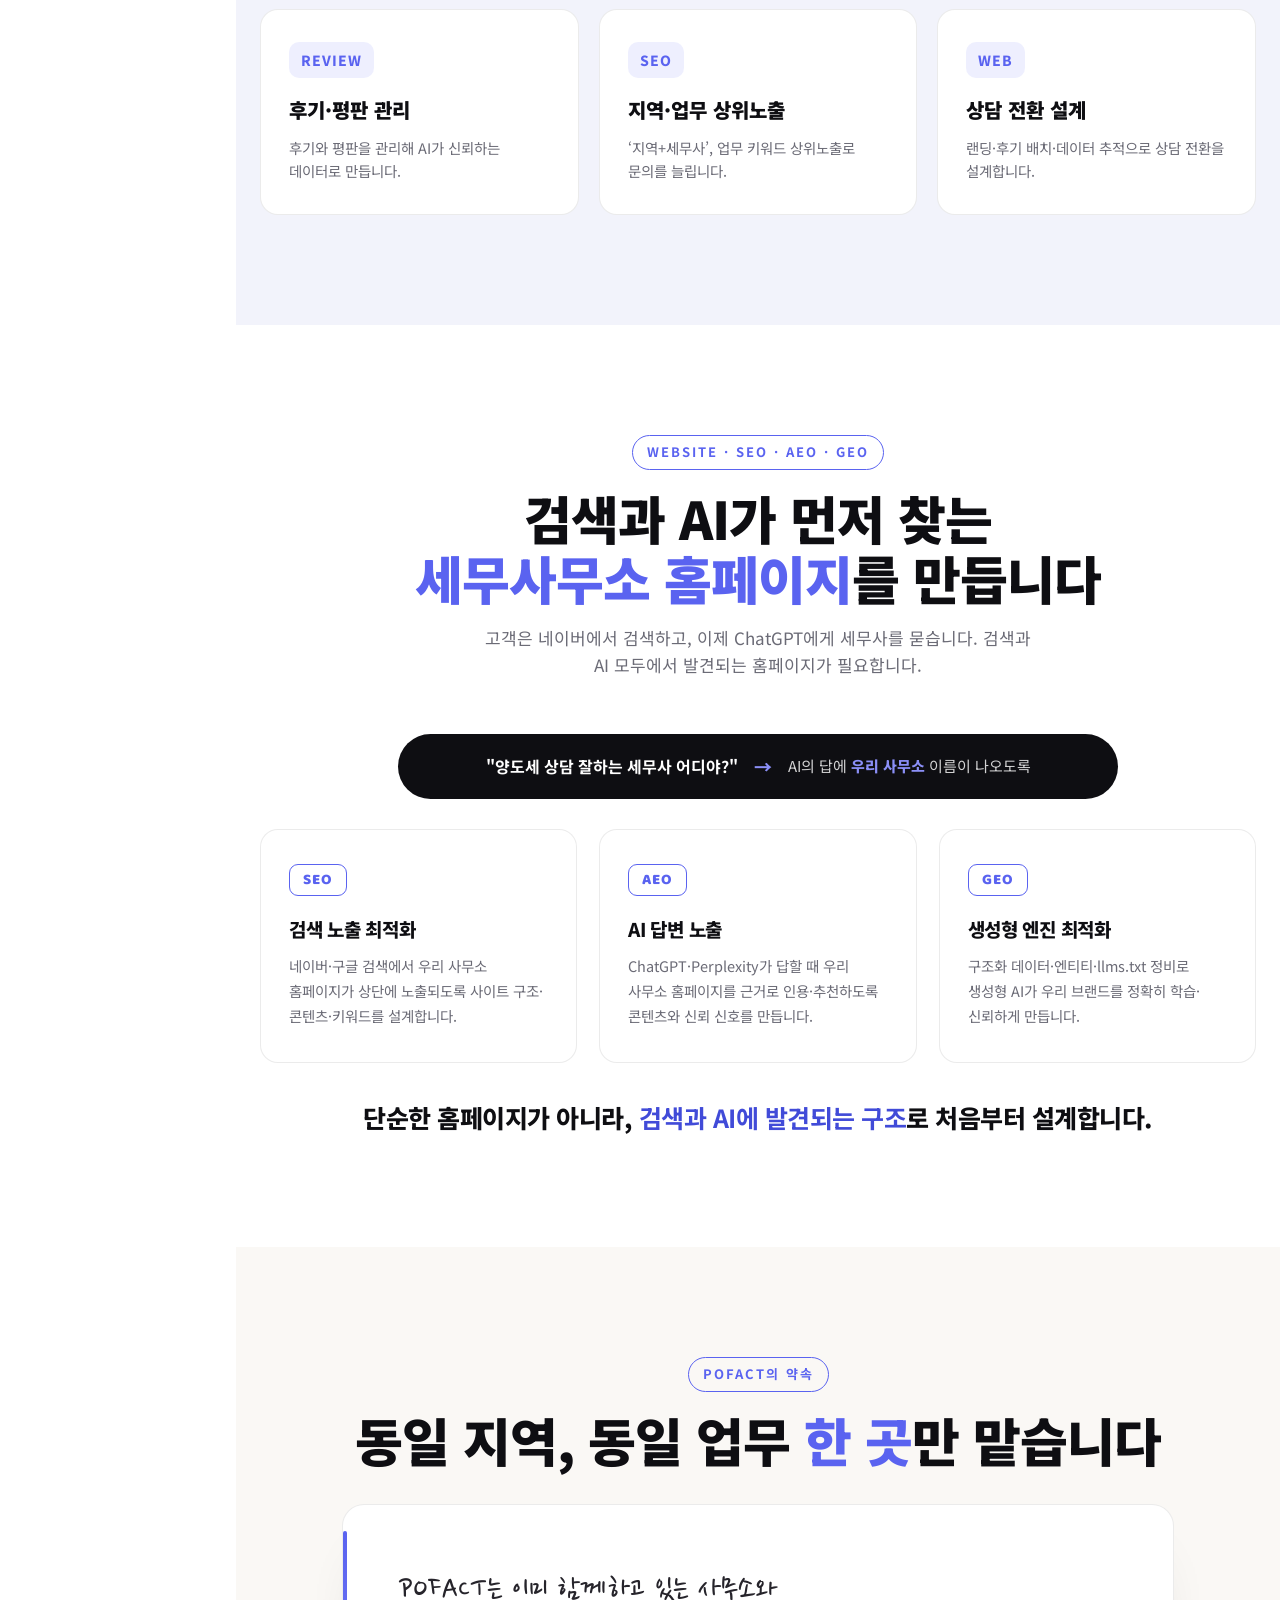
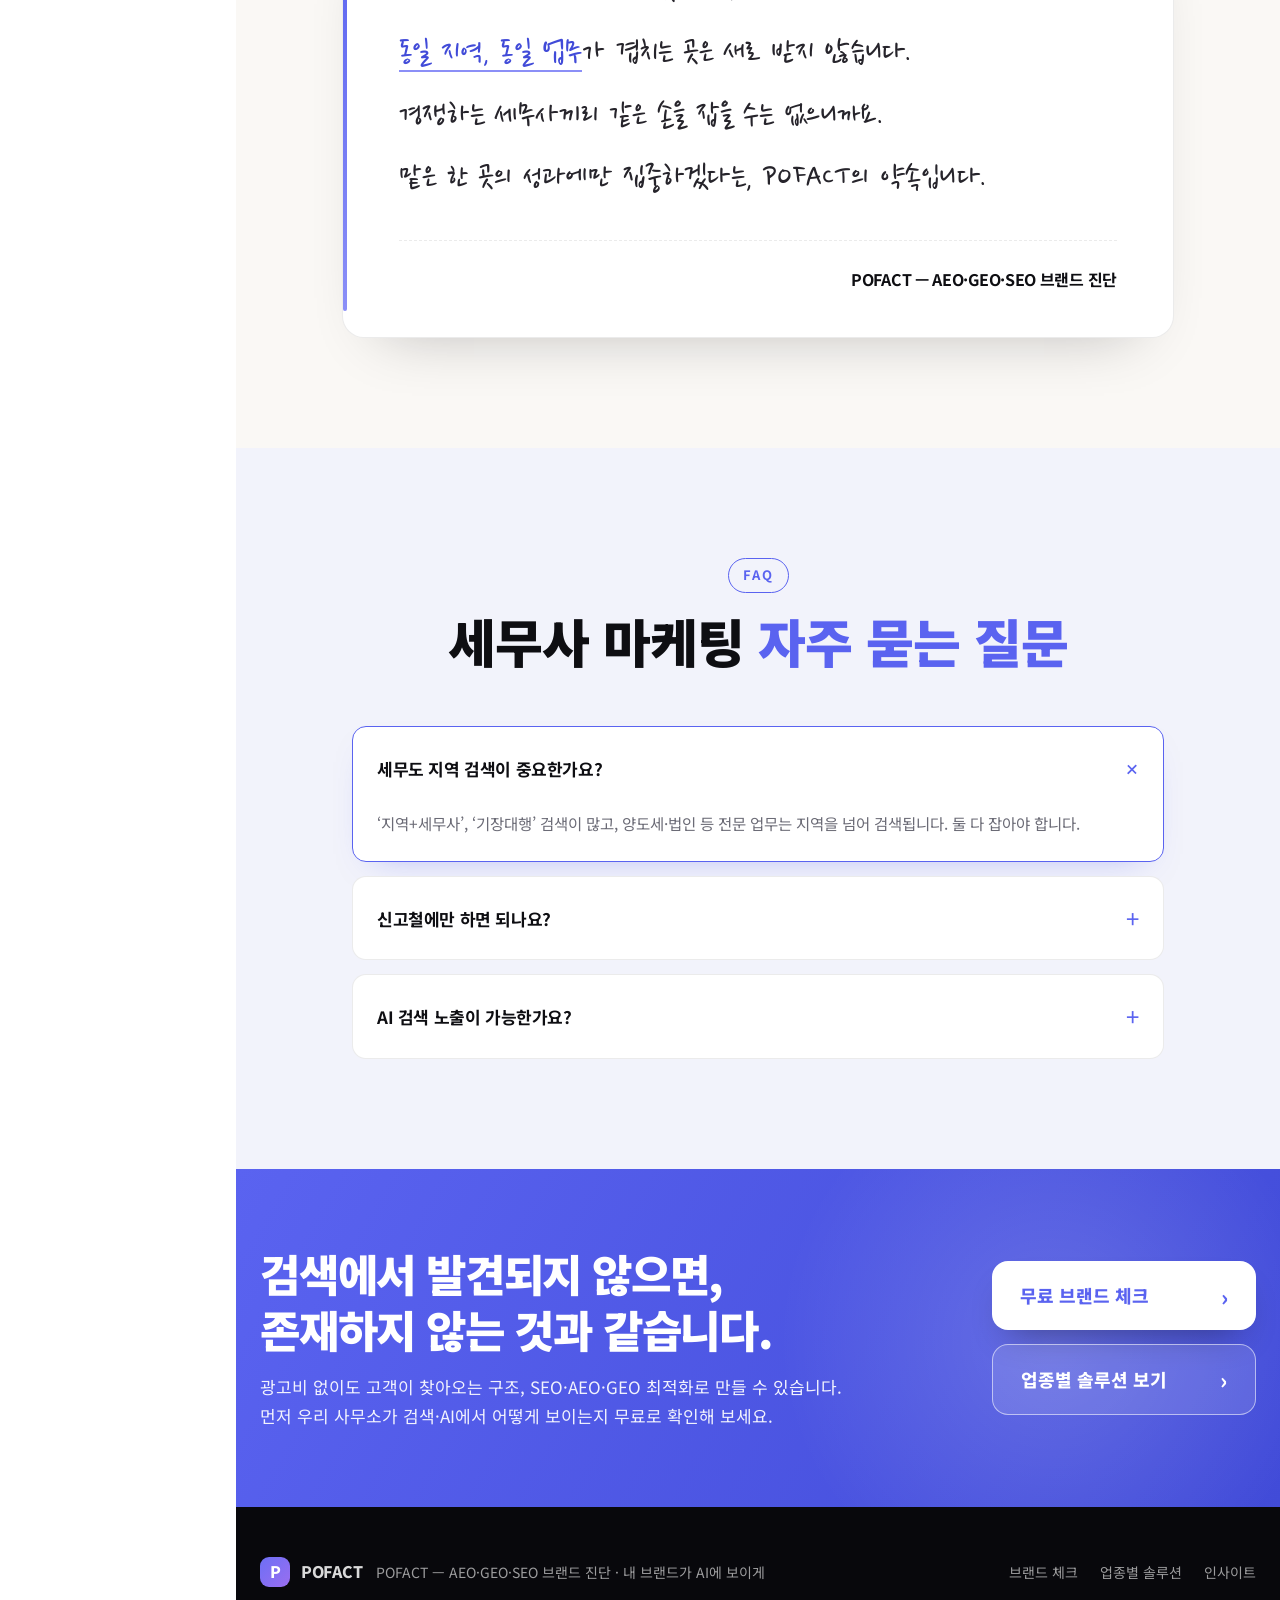
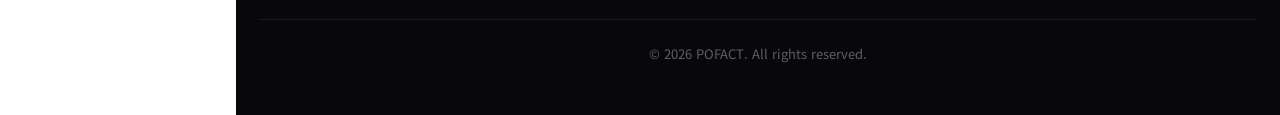
<file: solution/tax.html>
<!DOCTYPE html>
<html lang="ko">
<head>
<meta charset="UTF-8" />
<meta name="viewport" content="width=device-width, initial-scale=1.0" />
<title>세무사·회계 마케팅 솔루션 | POFACT</title>
<meta name="description" content="고객이 AI에게 물었을 때 답이 되는 세무사. 기장·양도세·법인 등 고의도 키워드를 잡는 세무 마케팅." />
<link rel="canonical" href="https://seolyn-jang.github.io/pofact-demo/solution/tax.html" />
<meta property="og:type" content="website" />
<meta property="og:title" content="세무사·회계 마케팅 솔루션 | POFACT" />
<meta property="og:description" content="고객이 AI에게 물었을 때 답이 되는 세무사 — AEO·GEO·SEO 브랜드 진단." />
<meta property="og:url" content="https://seolyn-jang.github.io/pofact-demo/solution/tax.html" />
<link rel="preconnect" href="https://fonts.googleapis.com" />
<link rel="preconnect" href="https://fonts.gstatic.com" crossorigin />
<link href="https://fonts.googleapis.com/css2?family=Baloo+2:wght@700;800&family=Black+Han+Sans&family=Nanum+Pen+Script&family=Noto+Sans+KR:wght@300;400;500;700;900&display=swap" rel="stylesheet" />
<link rel="stylesheet" href="hao.css" />
<style>
  /* POFACT 로고·브랜딩 오버라이드 */
  .logo{flex-direction:row; gap:8px;}
  .pf-mark{width:30px; height:30px; border-radius:9px; background:linear-gradient(135deg,#6d6ff5,#9a6ef0); color:#fff; display:grid; place-items:center; font-weight:800; font-size:16px; box-shadow:0 4px 12px rgba(109,111,245,.4);}
  .logo .logo-sub{color:#fff; font-weight:800; font-size:16px; letter-spacing:-.3px; text-transform:none;}
  .scrolled .logo .logo-sub{color:var(--ink);}
  .logo-footer .pf-mark{box-shadow:none;}
  .logo-footer .logo-sub{color:rgba(255,255,255,.85);}
  /* ── 세로 사이드바 (메인 앱과 통일) ── */
  .site-header{display:none !important;}
  .pf-shell{display:flex; align-items:flex-start; min-height:100vh;}
  .pf-side{width:236px; background:#fff; border-right:1px solid rgba(0,0,0,.08); padding:22px 14px; position:fixed; top:0; left:0; height:100vh; overflow-y:auto; z-index:30;}
  .pf-logo{display:flex; align-items:center; gap:9px; padding:0 8px 16px; text-decoration:none;}
  .pf-mk{width:34px; height:34px; border-radius:10px; background:linear-gradient(135deg,#6d6ff5,#9a6ef0); color:#fff; display:grid; place-items:center; font-weight:800; font-size:17px; box-shadow:0 4px 12px rgba(109,111,245,.4);}
  .pf-wm{font-weight:800; font-size:17px; color:#14162b; line-height:1.1;}
  .pf-wm small{display:block; font-size:10px; color:#8b8f9e; font-weight:600; margin-top:2px; letter-spacing:0;}
  .pf-sec{font-size:10.5px; letter-spacing:.6px; color:#a3a6b4; font-weight:700; margin:16px 10px 6px;}
  .pf-mi{display:flex; align-items:center; gap:9px; padding:10px 12px; border-radius:10px; font-size:13.5px; font-weight:600; color:#2f3350; text-decoration:none;}
  .pf-mi svg{width:18px; height:18px; stroke:#6b7085; fill:none; stroke-width:1.9;}
  .pf-mi:hover{background:#f4f5fb;}
  .pf-mi.on{background:linear-gradient(135deg,#6d6ff5,#9a6ef0); color:#fff;}
  .pf-mi.on svg{stroke:#fff;}
  .pf-grp{padding:10px 12px 4px; font-size:13.5px; font-weight:700; color:#2f3350; display:flex; align-items:center; gap:9px;}
  .pf-grp svg{width:18px; height:18px; stroke:#6b7085; fill:none; stroke-width:1.9;}
  .pf-sub{display:block; padding:8px 12px 8px 39px; border-radius:9px; font-size:12.5px; color:#6b7085; text-decoration:none;}
  .pf-sub:hover{background:#f4f5fb; color:#414bd8;}
  .pf-sub.on{background:#eef0ff; color:#414bd8; font-weight:700;}
  .pf-main{flex:1; min-width:0; margin-left:236px;}
  .pf-only-m{display:none;}
  @media(max-width:960px){
    .pf-shell{flex-direction:column;}
    .pf-side{width:100%; height:auto; overflow:visible; position:static; border-right:0; border-bottom:1px solid rgba(0,0,0,.08); display:flex; flex-wrap:wrap; align-items:center; gap:3px; padding:10px 14px;}
    .pf-main{margin-left:0;}
    .pf-sec, .pf-grp, .pf-sub{display:none;}
    .pf-logo{padding:0 12px 0 2px;}
    .pf-only-m{display:flex;}
  }
</style>
<script type="application/ld+json">
{"@context":"https://schema.org","@type":"FAQPage","mainEntity":[
{"@type":"Question","name":"세무도 지역 검색이 중요한가요?","acceptedAnswer":{"@type":"Answer","text":"‘지역+세무사’, ‘기장대행’ 검색이 많고, 양도세·법인 등 전문 업무는 지역을 넘어 검색됩니다. 둘 다 잡아야 합니다."}},
{"@type":"Question","name":"신고철에만 하면 되나요?","acceptedAnswer":{"@type":"Answer","text":"신고철에 상위에 뜨려면 시즌 전에 콘텐츠가 색인돼 있어야 합니다."}},
{"@type":"Question","name":"AI 검색 노출이 가능한가요?","acceptedAnswer":{"@type":"Answer","text":"구조화 FAQ·업무 페이지·스키마로 AEO·GEO를 최적화하면 AI 답변에 인용될 수 있습니다."}}]}
</script>
</head>
<body>
  <div class="cursor-ring" id="cursorRing"><span class="cursor-label"></span></div>
  <div class="cursor-dot" id="cursorDot"></div>

  <header class="site-header" id="header">
    <div class="header-inner">
      <a href="../index.html" class="logo" aria-label="POFACT 홈">
        <span class="pf-mark">P</span>
        <span class="logo-sub">POFACT</span>
      </a>
      <nav class="gnb" id="gnb">
        <a href="../insight/index.html">인사이트</a>
        <div class="gnb-dd">
          <a href="index.html" class="gnb-dd-trigger">업종별 솔루션 <span class="dd-caret">&#9662;</span></a>
          <div class="gnb-dd-menu">
            <a href="hospital.html">병원·의원</a>
            <a href="academy.html">학원·교육</a>
            <a href="lawyer.html">변호사·법률</a>
            <a href="tax.html">세무사·회계</a>
            <a href="franchise.html">프랜차이즈</a>
            <a href="smb.html">소상공인·자영업</a>
          </div>
        </div>
        <a href="../index.html">브랜드 체크</a>
      </nav>
      <a href="../index.html" class="header-cta">무료 진단</a>
      <button class="menu-toggle" id="menuToggle" aria-label="메뉴 열기"><span></span><span></span><span></span></button>
    </div>
  </header>

  <div class="pf-shell">
  <aside class="pf-side">
    <a class="pf-logo" href="../index.html"><span class="pf-mk">P</span><span class="pf-wm">POFACT<small>AEO·GEO·SEO 브랜드 진단</small></span></a>
    <div class="pf-sec">CONTENTS</div>
    <a class="pf-mi" href="../index.html"><svg viewBox="0 0 24 24"><path d="M3 11l9-8 9 8M5 10v10h5v-6h4v6h5V10"/></svg>홈 · 브랜드 체크</a>
    <div class="pf-sec">SERVICE</div>
    <a class="pf-mi pf-only-m" href="index.html"><svg viewBox="0 0 24 24"><path d="M4 4h16v6H4zM4 14h7v6H4zM14 14h6v6h-6z"/></svg>업종별 솔루션</a>
    <div class="pf-grp"><svg viewBox="0 0 24 24"><path d="M4 4h16v6H4zM4 14h7v6H4zM14 14h6v6h-6z"/></svg>업종별 솔루션</div>
    <a class="pf-sub" href="hospital.html">병원·의원</a>
    <a class="pf-sub" href="academy.html">학원·교육</a>
    <a class="pf-sub" href="lawyer.html">변호사·법률</a>
    <a class="pf-sub on" href="tax.html">세무사·회계</a>
    <a class="pf-sub" href="franchise.html">프랜차이즈</a>
    <a class="pf-sub" href="smb.html">소상공인·자영업</a>
    <a class="pf-mi" href="../index.html"><svg viewBox="0 0 24 24"><path d="M12 3l8 4.5v9L12 21l-8-4.5v-9z"/><path d="M12 12l8-4.5M12 12v9M12 12L4 7.5"/></svg>포팩트서비스</a>
    <div class="pf-sec">COMMUNITY</div>
    <a class="pf-mi" href="../insight/index.html"><svg viewBox="0 0 24 24"><path d="M9 18l-2 3H4l2-3M15 18l2 3h3l-2-3M4 4h16v11H4z"/><path d="M8 8h8M8 11h5"/></svg>인사이트</a>
    <a class="pf-mi" href="../index.html"><svg viewBox="0 0 24 24"><path d="M4 6h16v12H4zM8 10h8M8 14h5"/></svg>마켓보드</a>
  </aside>
  <div class="pf-main">

  <section class="page-banner">
    <span class="banner-mark" aria-hidden="true"></span>
    <div class="container">
      <nav class="crumb"><a href="../index.html">POFACT</a> <span>/</span> 업종별 솔루션 <span>/</span> TAX</nav>
      <h1 class="banner-title">세무사·회계 마케팅</h1>
      <p class="banner-sub">AI에게 물었을 때, 답이 되는 세무사</p>
    </div>
  </section>

  <!-- 히어로 + AI 검색 타이핑 목업 -->
  <section class="section hosp-hero">
    <div class="container hosp-hero-grid">
      <div class="hosp-hero-txt">
        <span class="tag">AI SEARCH OPTIMIZATION</span>
        <h2 class="section-title" style="margin:16px 0 20px;">고객이 AI에게 물었을 때,<br /><span class="accent">답이 되는 세무사</span>가<br />되고 있습니까?</h2>
        <p class="hosp-lead">고객은 문제가 생기면 검색부터 합니다.<br />그 순간 우리 사무소가 답이 되어야 합니다.</p>
        <div class="hosp-engines">
          <p class="hosp-eng-label">실시간 대응 가능 AI 엔진</p>
          <div class="hosp-eng-row">
            <span class="eng"><i class="eng-dot" style="background:#10a37f"></i>ChatGPT</span>
            <span class="eng"><i class="eng-dot" style="background:#4285f4"></i>Gemini</span>
            <span class="eng"><i class="eng-dot" style="background:#d97757"></i>Claude</span>
            <span class="eng"><i class="eng-dot" style="background:#20808d"></i>Perplexity</span>
          </div>
        </div>
      </div>
      <div class="ai-mock" id="aiMock">
        <div class="ai-bar"><span class="ai-dots"><i></i><i></i><i></i></span><span class="ai-url">pofact.ai/analysis-preview</span></div>
        <div class="ai-body">
          <div class="ai-query"><span id="aiType" data-text='"양도세 잘하는 세무사 추천해줘"'></span><span class="ai-caret"></span><span class="ai-spark">✦</span></div>
          <div class="ai-answer" id="aiAnswer">
            <p class="ai-ans">믿을 만한 세무사를 분석했습니다. 업무 전문성, 상담 후기, AI 검색 인용을 기반으로 추천합니다.</p>
            <div class="ai-card ai-card-hi"><div><strong>우리 세무사무소</strong><span>양도세·법인 전문 · 상담 4.9</span></div><span class="ai-badge">★ 최적화 완료</span></div>
            <div class="ai-card"><div><strong>OO세무회계</strong><span>기장대행 특화</span></div></div>
            <div class="ai-card"><div><strong>OO택스</strong><span>상속·증여 전문</span></div></div>
          </div>
        </div>
      </div>
    </div>
  </section>

  <!-- AI 검색 전환 스토리 (가로 스크롤 4카드) -->
  <section class="section hx-sec">
    <div class="container">
      <div class="section-head center"><span class="tag">SEARCH &rarr; AI</span><h2 class="section-title">검색하는 고객에서, <span class="accent">질문하는 고객</span>으로</h2><p class="section-sub">고객이 세무사무소를 찾는 방식이 바뀌고 있습니다. POFACT는 검색과 AI 답변, 두 흐름을 하나로 연결합니다.</p></div>
    </div>
    <div class="hx-carousel">
      <button class="hx-arrow hx-prev" type="button" aria-label="이전">&#8249;</button>
      <div class="hx-track">
        <article class="hx-card is-active" style="--hc:#3a6ea5">
          <div class="hx-head"><span class="hx-badge"><svg viewBox="0 0 24 24" fill="none" stroke="currentColor" stroke-width="2.2" stroke-linecap="round"><circle cx="10.5" cy="10.5" r="6.5"/><line x1="15.5" y1="15.5" x2="20" y2="20"/></svg></span><span class="hx-cat">TRADITIONAL MARKETING</span></div>
          <h3 class="hx-title">고객이 <span>검색하는</span> 곳</h3>
          <p class="hx-quote">"네이버에만 있는 세무사,<br />AI 검색에서는 보이지 않습니다."</p>
          <div class="hx-grid">
            <div class="hx-ic"><span class="hx-ic-img"><img src="assets/logos/naver.svg" alt="네이버" loading="lazy" /></span><span>네이버 블로그</span></div>
            <div class="hx-ic"><span class="hx-ic-img"><img src="assets/logos/naver.svg" alt="네이버" loading="lazy" /></span><span>네이버 플레이스</span></div>
            <div class="hx-ic"><span class="hx-ic-img"><img src="assets/logos/google.svg" alt="검색광고" loading="lazy" /></span><span>검색광고</span></div>
            <div class="hx-ic"><span class="hx-ic-img hx-emoji"><svg viewBox="0 0 24 24" fill="none" stroke="currentColor" stroke-width="1.7" stroke-linecap="round" stroke-linejoin="round"><path d="M4 22h16a2 2 0 0 0 2-2V4a2 2 0 0 0-2-2H8a2 2 0 0 0-2 2v16a2 2 0 0 1-2 2zm0 0a2 2 0 0 1-2-2v-9c0-1.1.9-2 2-2h2"/><line x1="18" y1="14" x2="10" y2="14"/><line x1="15" y1="18" x2="10" y2="18"/><rect x="10" y="6" width="8" height="4"/></svg></span><span>언론보도</span></div>
            <div class="hx-ic"><span class="hx-ic-img"><img src="assets/logos/instagram.svg" alt="인스타그램" loading="lazy" /></span><span>인스타그램</span></div>
            <div class="hx-ic"><span class="hx-ic-img"><img src="assets/logos/youtube.svg" alt="유튜브" loading="lazy" /></span><span>유튜브</span></div>
          </div>
          <span class="hx-num">01</span>
        </article>

        <article class="hx-card" style="--hc:#5a63f0">
          <div class="hx-head"><span class="hx-badge"><svg viewBox="0 0 24 24" fill="none" stroke="currentColor" stroke-width="2" stroke-linecap="round" stroke-linejoin="round"><rect x="4" y="8" width="16" height="11" rx="3.2"/><path d="M12 4v4"/><circle cx="12" cy="3" r="1.5"/><circle cx="9" cy="13.5" r="1.4" fill="currentColor" stroke="none"/><circle cx="15" cy="13.5" r="1.4" fill="currentColor" stroke="none"/></svg></span><span class="hx-cat">AI SEARCH MARKETING</span></div>
          <h3 class="hx-title">고객이 <span>질문하는</span> 곳</h3>
          <p class="hx-quote">"고객의 검색이 AI로 바뀌고 있습니다.<br />준비되셨습니까?"</p>
          <div class="hx-grid">
            <div class="hx-ic"><span class="hx-ic-img"><img src="assets/logos/chatgpt.svg" alt="ChatGPT" loading="lazy" /></span><span>ChatGPT</span></div>
            <div class="hx-ic"><span class="hx-ic-img"><img src="assets/logos/gemini.svg" alt="Gemini" loading="lazy" /></span><span>Gemini</span></div>
            <div class="hx-ic"><span class="hx-ic-img"><img src="assets/logos/claude.svg" alt="Claude" loading="lazy" /></span><span>Claude</span></div>
            <div class="hx-ic"><span class="hx-ic-img"><img src="assets/logos/perplexity.svg" alt="Perplexity" loading="lazy" /></span><span>Perplexity</span></div>
            <div class="hx-ic"><span class="hx-ic-img"><img src="assets/logos/google.svg" alt="AI Overview" loading="lazy" /></span><span>AI Overview</span></div>
          </div>
          <span class="hx-num">02</span>
        </article>

        <article class="hx-card" style="--hc:#2f8f8a">
          <div class="hx-head"><span class="hx-badge"><svg viewBox="0 0 24 24" fill="none" stroke="currentColor" stroke-width="2" stroke-linecap="round" stroke-linejoin="round"><circle cx="6" cy="12" r="2.6"/><circle cx="18" cy="6" r="2.6"/><circle cx="18" cy="18" r="2.6"/><path d="M8.3 10.9 15.7 7.1M8.3 13.1 15.7 16.9"/></svg></span><span class="hx-cat">BRIDGE STRATEGY</span></div>
          <h3 class="hx-title">POFACT가 <span>연결합니다</span></h3>
          <p class="hx-quote">기존 마케팅의 자산이<br />AI 검색의 연료가 되는 선순환 구조</p>
          <ul class="hx-steps">
            <li><span class="hx-check">✓</span><div><strong>업무·시즌 콘텐츠 → AI 학습 데이터</strong><em>콘텐츠가 많을수록 AI가 사무소를 더 잘 이해합니다.</em></div></li>
            <li><span class="hx-check">✓</span><div><strong>AI 추천 노출 → 사무소 신뢰 상승</strong><em>AI 검색과 기존 검색이 서로를 강화합니다.</em></div></li>
            <li><span class="hx-check">✓</span><div><strong>사무소 신뢰 → 상담 문의 증가</strong><em>AI가 쌓아준 신뢰가 결국 상담으로 이어집니다.</em></div></li>
          </ul>
          <span class="hx-num">03</span>
        </article>

        <article class="hx-card hx-card-dark" style="--hc:#111827">
          <div class="hx-head"><span class="hx-badge"><svg viewBox="0 0 24 24" fill="none" stroke="currentColor" stroke-width="2" stroke-linecap="round" stroke-linejoin="round"><path d="M12 3 19 6v5c0 4.6-3.2 8-7 9.5C8.2 19 5 15.6 5 11V6z"/><path d="M9 12l2 2 4-4"/></svg></span><span class="hx-cat">RESULT</span></div>
          <h3 class="hx-title">결국 <span>같은 세무사</span>를 선택합니다</h3>
          <p class="hx-quote">"검색하는 고객도, 질문하는 고객도<br />같은 세무사를 선택합니다."</p>
          <div class="hx-flow">
            <div class="hx-flow-top">
              <div class="hx-fchip hx-fchip-1"><span><svg viewBox="0 0 24 24" fill="none" stroke="currentColor" stroke-width="2.2" stroke-linecap="round"><circle cx="10.5" cy="10.5" r="6.5"/><line x1="15.5" y1="15.5" x2="20" y2="20"/></svg></span>고객이 검색해도</div>
              <div class="hx-fchip hx-fchip-2"><span><svg viewBox="0 0 24 24" fill="none" stroke="currentColor" stroke-width="2" stroke-linecap="round" stroke-linejoin="round"><rect x="4" y="8" width="16" height="11" rx="3.2"/><path d="M12 4v4"/><circle cx="12" cy="3" r="1.5"/><circle cx="9" cy="13.5" r="1.4" fill="currentColor" stroke="none"/><circle cx="15" cy="13.5" r="1.4" fill="currentColor" stroke="none"/></svg></span>AI에 물어봐도</div>
            </div>
            <div class="hx-flow-join"><i></i><i></i></div>
            <div class="hx-fresult"><span><svg viewBox="0 0 24 24" fill="none" stroke="currentColor" stroke-width="2.4" stroke-linecap="round"><line x1="12" y1="6" x2="12" y2="18"/><line x1="6" y1="12" x2="18" y2="12"/></svg></span>같은 세무사가 나옵니다</div>
          </div>
          <span class="hx-num">04</span>
        </article>
      </div>
      <button class="hx-arrow hx-next" type="button" aria-label="다음">&#8250;</button>
    </div>
  </section>

  <!-- 3가지 이유 (지그재그) -->
  <section class="section alt-bg">
    <div class="container">
      <div class="section-head center"><span class="tag">WHY NOT YET</span><h2 class="section-title">세무사님이 <span class="accent">AI마케팅</span>을 미루셨던 3가지 이유</h2></div>
      <div class="reason-tl">
        <div class="rtl-item"><div class="rtl-card"><h3>광고비만 태우는데?</h3><p>클릭은 있는데 상담 문의는 조용했습니다.</p></div><span class="rtl-num">01</span></div>
        <div class="rtl-item"><span class="rtl-num">02</span><div class="rtl-card"><h3>저가 콘텐츠로는?</h3><p>짜깁기 글로는 순위도 신뢰도 얻지 못했습니다.</p></div></div>
        <div class="rtl-item"><div class="rtl-card"><h3>신고철에만 반짝하는데?</h3><p>평소엔 유입이 없어 지속되지 않았습니다.</p></div><span class="rtl-num">03</span></div>
      </div>
    </div>
  </section>

  <!-- 검색 시장 규칙 (다크 + 로고 별자리) -->
  <section class="section hosp-dark">
    <div class="night-sky"></div>
    <div class="container hosp-dark-grid">
      <div class="hosp-dark-txt">
        <h2 class="section-title">검색 시장의<br />규칙이 <span class="accent">바뀌었습니다.</span></h2>
        <p>GEO(Generative Engine Optimization)는 AI 기반 검색엔진이 생성하는 답변에 우리 사무소 정보가 포함되도록 콘텐츠를 최적화하는 기술입니다.</p>
        <p class="dim">지금 우리 사무소를 검색하면 어떤 결과가 나오는지 확인해보셨습니까?</p>
        <ul class="hosp-checks">
          <li>AEO · GEO · LLMO 진단</li>
          <li>검색 대응력 진단 리포트</li>
          <li>업무별 전문 브랜드 구축</li>
        </ul>
      </div>
      <div class="constellation" aria-hidden="true">
        <svg class="cons-lines" viewBox="0 0 400 360" preserveAspectRatio="none">
          <polyline points="150,60 250,110 300,70 320,150 360,190 300,240 200,300 120,210 150,60" fill="none" stroke="rgba(255,255,255,0.13)" stroke-width="1" />
        </svg>
        <span class="cl" style="top:10%;left:32%;animation-delay:0s"><img src="assets/logos/google.svg" alt="" />Google</span>
        <span class="cl" style="top:20%;left:62%;animation-delay:.6s"><img src="assets/logos/claude.svg" alt="" />Claude</span>
        <span class="cl" style="top:34%;left:70%;animation-delay:1.2s"><img src="assets/logos/youtube.svg" alt="" />YouTube</span>
        <span class="cl" style="top:44%;left:28%;animation-delay:.4s"><img src="assets/logos/naver.svg" alt="" />네이버</span>
        <span class="cl" style="top:50%;left:58%;animation-delay:1.6s"><img src="assets/logos/perplexity.svg" alt="" />Perplexity</span>
        <span class="cl" style="top:60%;left:76%;animation-delay:.9s"><img src="assets/logos/chatgpt.svg" alt="" />ChatGPT</span>
        <span class="cl" style="top:74%;left:34%;animation-delay:1.4s"><img src="assets/logos/gemini.svg" alt="" />Gemini</span>
        <span class="cl" style="top:86%;left:54%;animation-delay:.2s"><img src="assets/logos/instagram.svg" alt="" />Instagram</span>
      </div>
    </div>
  </section>

  <!-- 통계 -->
  <section class="section">
    <div class="container hosp-stats">
      <div class="hstat"><strong><i data-count="62.9">0</i><em class="pct">%</em></strong><b>네이버 검색 점유율</b><span>고객은 검색으로 세무사를 찾습니다</span></div>
      <div class="hstat"><strong><i data-count="54.5">0</i><em class="pct">%</em></strong><b>ChatGPT 이용률</b><span>한국인 2명 중 1명</span></div>
      <div class="hstat"><strong><i data-count="3">0</i><em class="pct">곳</em></strong><b>AI가 추천하는 세무사</b><span>그 안에 없으면 후보에서 빠집니다</span></div>
    </div>
  </section>

  <!-- 서비스 -->
  <section class="section alt-bg">
    <div class="container">
      <div class="section-head center"><span class="tag">SERVICES</span><h2 class="section-title">세무사 맞춤 <span class="accent">AI 검색 최적화</span></h2><p class="section-sub">고의도 키워드부터 신고 시즌까지 설계합니다.</p></div>
      <div class="vch-prod-grid">
        <div class="vch-prod"><span class="vch-prod-ic">AUDIT</span><h3>AI 노출 진단</h3><p>주요 AI·포털에서 우리 사무소가 어떻게 검색되는지 진단합니다.</p></div>
        <div class="vch-prod"><span class="vch-prod-ic">GEO</span><h3>세무 AEO·GEO</h3><p>AI 답변에 우리 사무소가 인용·추천되도록 콘텐츠를 최적화합니다.</p></div>
        <div class="vch-prod"><span class="vch-prod-ic">CONTENT</span><h3>업무·시즌 콘텐츠</h3><p>기장·양도세·법인 등 고의도 키워드로 신뢰와 노출을 동시에.</p></div>
        <div class="vch-prod"><span class="vch-prod-ic">REVIEW</span><h3>후기·평판 관리</h3><p>후기와 평판을 관리해 AI가 신뢰하는 데이터로 만듭니다.</p></div>
        <div class="vch-prod"><span class="vch-prod-ic">SEO</span><h3>지역·업무 상위노출</h3><p>‘지역+세무사’, 업무 키워드 상위노출로 문의를 늘립니다.</p></div>
        <div class="vch-prod"><span class="vch-prod-ic">WEB</span><h3>상담 전환 설계</h3><p>랜딩·후기 배치·데이터 추적으로 상담 전환을 설계합니다.</p></div>
      </div>
    </div>
  </section>

  <section class="section webaeo">
    <div class="container">
      <div class="section-head center"><span class="tag">WEBSITE · SEO · AEO · GEO</span><h2 class="section-title">검색과 AI가 먼저 찾는<br /><span class="accent">세무사무소 홈페이지</span>를 만듭니다</h2><p class="section-sub">고객은 네이버에서 검색하고, 이제 ChatGPT에게 세무사를 묻습니다. 검색과 AI 모두에서 발견되는 홈페이지가 필요합니다.</p></div>
      <div class="webaeo-q">
        <span class="webaeo-q-user">"양도세 상담 잘하는 세무사 어디야?"</span>
        <span class="webaeo-q-arrow">&#8594;</span>
        <span class="webaeo-q-ai">AI의 답에 <strong>우리 사무소</strong> 이름이 나오도록</span>
      </div>
      <div class="webaeo-grid">
        <div class="webaeo-card"><span class="webaeo-k">SEO</span><h4>검색 노출 최적화</h4><p>네이버·구글 검색에서 우리 사무소 홈페이지가 상단에 노출되도록 사이트 구조·콘텐츠·키워드를 설계합니다.</p></div>
        <div class="webaeo-card"><span class="webaeo-k">AEO</span><h4>AI 답변 노출</h4><p>ChatGPT·Perplexity가 답할 때 우리 사무소 홈페이지를 근거로 인용·추천하도록 콘텐츠와 신뢰 신호를 만듭니다.</p></div>
        <div class="webaeo-card"><span class="webaeo-k">GEO</span><h4>생성형 엔진 최적화</h4><p>구조화 데이터·엔티티·llms.txt 정비로 생성형 AI가 우리 브랜드를 정확히 학습·신뢰하게 만듭니다.</p></div>
      </div>
      <p class="webaeo-note">단순한 홈페이지가 아니라, <strong>검색과 AI에 발견되는 구조</strong>로 처음부터 설계합니다.</p>
    </div>
  </section>

  <section class="section pledge-band">
    <div class="container pledge-wrap">
      <div class="pledge-head">
        <span class="tag">POFACT의 약속</span>
        <h2 class="section-title">동일 지역, 동일 업무 <span class="accent">한 곳</span>만 맡습니다</h2>
      </div>
      <div class="pledge-card">
        <p class="pledge-hand">
          POFACT는 이미 함께하고 있는 사무소와<br />
          <b>동일 지역, 동일 업무</b>가 겹치는 곳은 새로 받지 않습니다.<br />
          경쟁하는 세무사끼리 같은 손을 잡을 수는 없으니까요.<br />
          맡은 한 곳의 성과에만 집중하겠다는, POFACT의 약속입니다.
        </p>
        <div class="pledge-sign">
          <span class="pledge-name">POFACT — AEO·GEO·SEO 브랜드 진단</span>
        </div>
      </div>
    </div>
  </section>

  <section class="section alt-bg">
    <div class="container aeo-faq-wrap">
      <div class="section-head center"><span class="tag">FAQ</span><h2 class="section-title">세무사 마케팅 <span class="accent">자주 묻는 질문</span></h2></div>
      <div class="aeo-faq">
        <details open><summary>세무도 지역 검색이 중요한가요?</summary><p>‘지역+세무사’, ‘기장대행’ 검색이 많고, 양도세·법인 등 전문 업무는 지역을 넘어 검색됩니다. 둘 다 잡아야 합니다.</p></details>
        <details><summary>신고철에만 하면 되나요?</summary><p>신고철에 상위에 뜨려면 시즌 전에 콘텐츠가 색인돼 있어야 합니다.</p></details>
        <details><summary>AI 검색 노출이 가능한가요?</summary><p>구조화 FAQ·업무 페이지·스키마로 AEO·GEO를 최적화하면 AI 답변에 인용될 수 있습니다.</p></details>
      </div>
    </div>
  </section>

  <section class="cta-band">
    <div class="container cta-grid">
      <div class="cta-copy">
        <h2>검색에서 발견되지 않으면,<br />존재하지 않는 것과 같습니다.</h2>
        <p>광고비 없이도 고객이 찾아오는 구조, SEO·AEO·GEO 최적화로 만들 수 있습니다.<br />먼저 우리 사무소가 검색·AI에서 어떻게 보이는지 무료로 확인해 보세요.</p>
      </div>
      <div class="cta-actions">
        <a href="../index.html" class="cta-btn cta-btn-primary">무료 브랜드 체크 <span>&#8250;</span></a>
        <a href="index.html" class="cta-btn cta-btn-ghost">업종별 솔루션 보기 <span>&#8250;</span></a>
      </div>
    </div>
  </section>

  <footer class="site-footer">
    <div class="container footer-inner">
      <div class="footer-brand">
        <a href="../index.html" class="logo logo-footer"><span class="pf-mark">P</span><span class="logo-sub">POFACT</span></a>
        <p>POFACT — AEO·GEO·SEO 브랜드 진단 · 내 브랜드가 AI에 보이게</p>
      </div>
      <nav class="footer-nav">
        <a href="../index.html">브랜드 체크</a>
        <a href="index.html">업종별 솔루션</a>
        <a href="../insight/index.html">인사이트</a>
      </nav>
      <p class="copyright">© 2026 POFACT. All rights reserved.</p>
    </div>
  </footer>
  </div><!-- /pf-main -->
  </div><!-- /pf-shell -->

  <script src="hao.js"></script>
</body>
</html>
</file>
<file: solution/hao.css>
/* ============================================================
   하오커뮤니케이션 — Brand: Orange / Young & Energetic
   ============================================================ */

:root {
  --orange: #5a63f0;
  --orange-light: #8b8ff7;
  --orange-dark: #414bd8;
  --orange-glow: rgba(90, 99, 240, 0.45);
  --ink: #0e0e12;
  --ink-2: #16161d;
  --gray: #6b6b76;
  --line: rgba(0, 0, 0, 0.08);
  --white: #ffffff;
  --radius: 18px;
  --maxw: 1200px;
  --ease: cubic-bezier(0.22, 1, 0.36, 1);
}

* { margin: 0; padding: 0; box-sizing: border-box; }

html { scroll-behavior: smooth; }

body {
  font-family: "Noto Sans KR", system-ui, sans-serif;
  color: var(--ink);
  background: var(--white);
  line-height: 1.6;
  -webkit-font-smoothing: antialiased;
  overflow-x: hidden;
  word-break: keep-all; /* 한글이 단어 중간에서 끊기지 않게 → 자연스러운 줄바꿈 */
  overflow-wrap: break-word; /* 아주 긴 영문·URL은 필요 시 줄바꿈 (안전장치) */
}

a { color: inherit; text-decoration: none; }
img { max-width: 100%; display: block; }

.container { width: 100%; max-width: var(--maxw); margin: 0 auto; padding: 0 24px; }

.accent { color: var(--orange); }
/* 데스크톱에서만 의도한 줄바꿈, 모바일에선 자동 줄바꿈 */
br.br-pc { display: inline; }
@media (max-width: 620px) { br.br-pc { display: none; } }

/* ---------- Buttons ---------- */
.btn {
  display: inline-flex; align-items: center; justify-content: center;
  gap: 8px; padding: 15px 30px; border-radius: 50px;
  font-weight: 700; font-size: 15px; cursor: pointer; border: none;
  transition: transform 0.3s var(--ease), box-shadow 0.3s var(--ease), background 0.3s;
}
.btn-primary {
  background: var(--orange); color: #fff;
  box-shadow: 0 10px 30px -8px var(--orange-glow);
}
.btn-primary:hover { transform: translateY(-3px); box-shadow: 0 18px 40px -10px var(--orange-glow); background: var(--orange-dark); }
.btn-ghost { background: transparent; color: #fff; border: 1.5px solid rgba(255,255,255,0.45); }
.btn-ghost:hover { background: rgba(255,255,255,0.12); transform: translateY(-3px); }
.btn-light { background: #fff; color: var(--orange); }
.btn-light:hover { transform: translateY(-3px); box-shadow: 0 14px 34px -12px rgba(0,0,0,0.4); }
.btn.full { width: 100%; }

/* ---------- Tags / Section heads ---------- */
.tag {
  display: inline-block; font-size: 13px; font-weight: 700; letter-spacing: 2px;
  color: var(--orange); padding: 6px 14px; border: 1.5px solid var(--orange);
  border-radius: 50px; margin-bottom: 18px;
}
.tag.light { color: #fff; border-color: rgba(255,255,255,0.6); }

.section { padding: 110px 0; position: relative; }
.section-head { margin-bottom: 56px; }
.section-head.center { text-align: center; }
.section-head.center .section-sub { margin-left: auto; margin-right: auto; }
.section-title {
  font-size: clamp(30px, 4.5vw, 52px); font-weight: 900; line-height: 1.15;
  letter-spacing: -1px;
}
.section-sub { color: var(--gray); font-size: 17px; margin-top: 16px; max-width: 560px; }

/* ============================================================
   HEADER
   ============================================================ */
.site-header {
  position: fixed; top: 0; left: 0; width: 100%; z-index: 100;
  transition: background 0.4s, box-shadow 0.4s, padding 0.4s;
  padding: 2px 0;
}
.site-header.scrolled {
  background: rgba(255,255,255,0.92);
  backdrop-filter: blur(12px);
  box-shadow: 0 4px 24px rgba(0,0,0,0.06);
}
.header-inner {
  max-width: var(--maxw); margin: 0 auto; padding: 7px 24px;
  display: flex; align-items: center; justify-content: space-between; gap: 20px;
}
/* Logo — real hao artwork (subtitle cropped, "communication" set in HTML) */
.logo { display: flex; flex-direction: column; align-items: center; gap: 1px; }
.logo-mark {
  display: block; width: 84px; height: 33px;
  background: url("assets/logo.png") no-repeat center top; background-size: 84px auto;
  transition: transform 0.4s var(--ease);
}
.logo:hover .logo-mark { transform: translateY(-3px) scale(1.03); }
.logo-sub {
  font-family: "Noto Sans KR", sans-serif; font-weight: 600; font-size: 9px;
  letter-spacing: 3.5px; color: #fff; transition: color 0.4s; padding-left: 3px;
}
.scrolled .logo-sub { color: var(--ink); }
.logo-footer .logo-mark { background-image: url("assets/logo-white.png"); }
.logo-footer .logo-sub { color: rgba(255, 255, 255, 0.7); }

/* hero cloud text (SVG decorative) */
.logo-cloud-text {
  font-family: "Baloo 2", sans-serif; font-weight: 800; font-size: 64px; fill: #fff;
  letter-spacing: -2px;
}

.gnb { display: flex; gap: 22px; flex: 1; justify-content: center; flex-wrap: nowrap; }
.gnb a {
  font-size: 14px; font-weight: 500; color: rgba(255,255,255,0.85);
  transition: color 0.25s; white-space: nowrap; position: relative;
}
.gnb a::after {
  content: ""; position: absolute; left: 0; bottom: -6px; width: 0; height: 2px;
  background: var(--orange); transition: width 0.3s var(--ease);
}
.gnb a:hover { color: #fff; }
.gnb a:hover::after { width: 100%; }
.scrolled .gnb a { color: var(--gray); }
.scrolled .gnb a:hover { color: var(--orange); }

/* Service 드롭다운 */
.gnb-dd { position: relative; display: inline-flex; align-items: center; }
.gnb-dd-trigger { display: inline-flex; align-items: center; gap: 5px; }
.dd-caret { font-size: 9px; transition: transform 0.3s; }
.gnb-dd:hover .dd-caret { transform: rotate(180deg); }
.gnb-dd::after { content: ""; position: absolute; top: 100%; left: -10px; right: -10px; height: 18px; }
.gnb-dd-menu {
  position: absolute; top: calc(100% + 16px); left: 50%; transform: translateX(-50%) translateY(8px);
  background: #fff; border-radius: 14px; box-shadow: 0 24px 60px -20px rgba(0,0,0,0.28);
  padding: 10px; min-width: 190px; display: flex; flex-direction: column;
  opacity: 0; visibility: hidden; transition: opacity 0.28s var(--ease), transform 0.28s var(--ease); z-index: 130;
}
.gnb-dd:hover .gnb-dd-menu { opacity: 1; visibility: visible; transform: translateX(-50%) translateY(0); }
.gnb-dd-menu a { padding: 11px 18px; border-radius: 9px; font-size: 14px; font-weight: 500; color: var(--ink); white-space: nowrap; }
.gnb-dd-menu a::after { display: none; }
.gnb-dd-menu a:hover { background: #faf3f0; color: var(--orange); }

/* 구분선 + 외부 센터 링크 */
.gnb-div { width: 1px; height: 15px; background: rgba(255,255,255,0.3); align-self: center; }
.scrolled .gnb-div { background: rgba(0,0,0,0.15); }
.gnb-ext { color: var(--orange) !important; display: inline-flex; align-items: center; gap: 3px; font-weight: 700; }
.gnb-ext::after { display: none; }
.gnb-ext .ext-arrow { font-size: 11px; }
.gnb-ext:hover { color: var(--orange-dark) !important; }

.header-cta {
  background: var(--orange); color: #fff; padding: 11px 22px; border-radius: 50px;
  font-weight: 700; font-size: 14px; white-space: nowrap;
  transition: transform 0.3s var(--ease), background 0.3s;
}
.header-cta:hover { transform: translateY(-2px); background: var(--orange-dark); }

.menu-toggle { display: none; flex-direction: column; gap: 5px; background: none; border: none; cursor: pointer; padding: 6px; }
.menu-toggle span { width: 26px; height: 2.5px; background: #fff; border-radius: 2px; transition: 0.3s; }
.scrolled .menu-toggle span { background: var(--ink); }

/* ============================================================
   HERO
   ============================================================ */
.hero {
  position: relative; height: 100vh; min-height: 640px;
  display: flex; align-items: center; overflow: hidden; background: #0a0e18;
}
.hero-video, .hero-canvas {
  position: absolute; inset: 0; width: 100%; height: 100%; object-fit: cover;
}
.hero-canvas { z-index: 1; }
.hero-video { z-index: 0; }
.hero-overlay {
  position: absolute; inset: 0; z-index: 2; pointer-events: none;
  background:
    linear-gradient(90deg, rgba(8,10,18,0.85) 0%, rgba(8,10,18,0.45) 42%, rgba(8,10,18,0) 68%),
    linear-gradient(180deg, rgba(8,10,18,0) 58%, rgba(8,10,18,0.92) 100%);
}
.hero-title-en { letter-spacing: -3px; }
.hero-desc strong { color: #fff; font-weight: 800; }
/* Hero decorative brand cloud (영상 모션) */
.hero-cloud {
  position: absolute; z-index: 2; right: 4%; top: 16%; width: 46%; max-width: 620px;
  height: auto; color: var(--orange); opacity: 0.16; pointer-events: none;
  filter: drop-shadow(0 0 60px var(--orange-glow));
  animation: heroCloudFloat 9s ease-in-out infinite, heroCloudIn 1.4s var(--ease) both;
}
.hero-cloud .logo-cloud-text { fill: rgba(255,255,255,0.5); }
@keyframes heroCloudFloat { 0%,100% { transform: translateY(0) rotate(0deg); } 50% { transform: translateY(-26px) rotate(2deg); } }
@keyframes heroCloudIn { from { opacity: 0; transform: scale(0.8) translateY(30px); } to { opacity: 0.16; } }

.hero-content { position: relative; z-index: 3; max-width: var(--maxw); margin: 0 auto; padding: 0 24px; width: 100%; }
.hero-eyebrow {
  color: var(--orange-light); font-weight: 700; letter-spacing: 6px; font-size: 14px;
  margin-bottom: 22px; opacity: 0; animation: fadeUp 0.9s var(--ease) 0.2s forwards;
}
.hero-title {
  color: #fff; font-size: clamp(38px, 6.5vw, 84px); font-weight: 900;
  line-height: 1.08; letter-spacing: -2px;
  opacity: 0; animation: fadeUp 0.9s var(--ease) 0.35s forwards;
}
.hero-title .accent { color: var(--orange); }
.hero-desc {
  color: rgba(255,255,255,0.82); font-size: clamp(15px, 1.8vw, 19px); margin-top: 26px;
  line-height: 1.7; opacity: 0; animation: fadeUp 0.9s var(--ease) 0.5s forwards;
}
.hero-actions { display: flex; gap: 14px; margin-top: 38px; flex-wrap: wrap; opacity: 0; animation: fadeUp 0.9s var(--ease) 0.65s forwards; }

/* 히어로 신뢰바 (함께한 브랜드) */
.hero-trust { display: flex; align-items: center; flex-wrap: wrap; gap: 9px 12px; margin-top: 42px; opacity: 0; animation: fadeUp 0.9s var(--ease) 0.85s forwards; }
.hero-trust-label { font-size: 12px; font-weight: 800; letter-spacing: 1.5px; color: var(--orange-light); text-transform: uppercase; margin-right: 6px; }
.hero-trust > span:not(.hero-trust-label) { font-size: 14px; font-weight: 700; color: rgba(255,255,255,0.82); letter-spacing: -0.2px; }
.hero-trust i { color: rgba(255,255,255,0.3); font-style: normal; }
@media (max-width: 620px) { .hero-trust { gap: 6px 12px; margin-top: 30px; } .hero-trust i { display: none; } }

/* ============================================================
   HOSPITAL — 검색→AI 전환 가로 스크롤 4카드
   ============================================================ */
.hx-sec { overflow: hidden; }
.hx-carousel { position: relative; margin-top: 44px; }
.hx-track {
  display: flex; gap: 24px; overflow-x: auto;
  scroll-snap-type: x mandatory; scroll-behavior: smooth;
  padding: 8px max(24px, calc((100vw - 1180px) / 2)) 32px;
  -ms-overflow-style: none; scrollbar-width: none;
}
.hx-track::-webkit-scrollbar { display: none; }
.hx-card {
  position: relative; flex: 0 0 clamp(350px, 50vw, 580px); scroll-snap-align: center;
  min-height: clamp(540px, 64vh, 660px);
  background: #fff; border: 1px solid var(--line); border-radius: 32px;
  padding: 48px 46px 56px; overflow: hidden;
  box-shadow: 0 20px 46px -30px rgba(14,14,18,.28);
  transform: scale(0.82); opacity: 0.5; transform-origin: center;
  transition: transform .4s var(--ease), opacity .4s var(--ease), box-shadow .4s var(--ease);
}
.hx-card.is-active {
  transform: scale(1); opacity: 1;
  box-shadow: 0 44px 88px -30px rgba(14,14,18,.55);
}
.hx-head { display: flex; align-items: center; justify-content: space-between; margin-bottom: 24px; }
.hx-badge {
  width: 68px; height: 68px; border-radius: 20px; background: var(--hc); color: #fff;
  display: flex; align-items: center; justify-content: center;
  box-shadow: 0 16px 30px -12px var(--hc);
}
.hx-badge svg { width: 34px; height: 34px; }
.hx-cat { font-size: 13.5px; font-weight: 800; letter-spacing: 2px; color: var(--gray); }
.hx-title { font-size: clamp(31px, 3.6vw, 42px); font-weight: 800; letter-spacing: -1px; margin: 0 0 18px; }
.hx-title span { color: var(--hc); }
.hx-quote { font-size: 18px; line-height: 1.7; color: var(--gray); margin: 0 0 34px; min-height: 3em; }

.hx-grid { display: grid; grid-template-columns: repeat(3, 1fr); gap: 14px; }
.hx-ic {
  background: #f6f6f4; border-radius: 18px; padding: 22px 6px 17px;
  display: flex; flex-direction: column; align-items: center; gap: 12px; transition: background .25s, transform .25s;
}
.hx-ic:hover { background: #efeeeb; transform: translateY(-3px); }
.hx-ic-img {
  width: 50px; height: 50px; border-radius: 14px; background: #fff;
  box-shadow: 0 6px 14px -5px rgba(0,0,0,.22);
  display: flex; align-items: center; justify-content: center; font-size: 24px;
}
.hx-ic-img img { width: 29px; height: 29px; object-fit: contain; }
.hx-ic-img svg { width: 26px; height: 26px; stroke: var(--orange); fill: none; }
.hx-ic > span { font-size: 15px; font-weight: 700; color: var(--ink); text-align: center; }

.hx-steps { list-style: none; margin: 0; padding: 0; display: grid; gap: 12px; }
.hx-steps li { display: flex; gap: 12px; align-items: flex-start; background: #f6f6f4; border-radius: 15px; padding: 15px 17px; }
.hx-check { flex: 0 0 auto; width: 24px; height: 24px; border-radius: 50%; background: var(--hc); color: #fff; display: flex; align-items: center; justify-content: center; font-size: 13px; font-weight: 900; margin-top: 1px; }
.hx-steps li { padding: 17px 19px; }
.hx-steps strong { display: block; font-size: 16px; font-weight: 800; margin-bottom: 4px; letter-spacing: -.3px; }
.hx-steps em { font-style: normal; font-size: 14px; line-height: 1.55; color: var(--gray); }

.hx-num { position: absolute; right: 30px; bottom: 18px; font-size: 138px; font-weight: 900; color: var(--hc); opacity: .11; line-height: 1; letter-spacing: -6px; }

/* 카드4 (다크) + 흐름도 */
.hx-card-dark { background: linear-gradient(160deg, #1a2233, #0e0e12); border-color: transparent; }
.hx-card-dark .hx-cat { color: rgba(255,255,255,.5); }
.hx-card-dark .hx-title { color: #fff; }
.hx-card-dark .hx-title span { color: var(--orange-light); }
.hx-card-dark .hx-quote { color: rgba(255,255,255,.7); }
.hx-card-dark .hx-badge { background: rgba(255,255,255,.12); box-shadow: none; }
.hx-card-dark .hx-num { color: #fff; }
.hx-flow { display: flex; flex-direction: column; align-items: center; }
.hx-flow-top { display: flex; gap: 12px; width: 100%; }
.hx-fchip { flex: 1; display: flex; flex-direction: column; align-items: center; gap: 9px; padding: 22px 8px; border-radius: 16px; font-size: 15px; font-weight: 800; }
.hx-fchip span { font-size: 24px; display: flex; }
.hx-fchip span svg { width: 28px; height: 28px; }
.hx-fchip-1 { background: #e9f2f0; color: #2f8f8a; }
.hx-fchip-2 { background: #fdece7; color: var(--orange); }
.hx-flow-join { display: flex; justify-content: space-between; width: 62%; padding: 4px 0; }
.hx-flow-join i { width: 2px; height: 22px; background: rgba(255,255,255,.25); }
.hx-fresult {
  width: 100%; text-align: center; padding: 22px; border-radius: 16px;
  background: linear-gradient(135deg, var(--orange), var(--orange-dark, #414bd8));
  color: #fff; font-size: 19px; font-weight: 800;
  display: flex; flex-direction: column; align-items: center; gap: 10px;
  box-shadow: 0 16px 30px -14px var(--orange);
}
.hx-fresult span { width: 42px; height: 42px; border-radius: 12px; background: rgba(255,255,255,.16); display: flex; align-items: center; justify-content: center; font-size: 22px; }
.hx-fresult span svg { width: 24px; height: 24px; }

/* 화살표 */
.hx-arrow {
  position: absolute; top: 44%; transform: translateY(-50%); z-index: 5;
  width: 52px; height: 52px; border-radius: 50%; background: #fff; border: 1px solid var(--line);
  color: var(--ink); font-size: 26px; line-height: 1; cursor: pointer;
  box-shadow: 0 12px 28px -12px rgba(14,14,18,.4); transition: all .22s var(--ease);
}
.hx-arrow:hover { background: var(--orange); border-color: var(--orange); color: #fff; }
.hx-prev { left: 14px; } .hx-next { right: 14px; }
.hx-arrow.is-disabled { opacity: 0; pointer-events: none; }

/* 순서 인디케이터 (1·2·3·4) + 진행바 */
.hx-dots { display: flex; justify-content: center; gap: 10px; margin-top: 30px; }
.hx-dot {
  position: relative; width: 44px; height: 44px; border-radius: 50%; overflow: hidden;
  border: 1.5px solid var(--line); background: #fff;
  font-family: inherit; font-weight: 800; font-size: 15px; color: var(--gray);
  cursor: pointer; transition: color .25s var(--ease), border-color .25s var(--ease);
}
.hx-dot:hover { border-color: var(--ink); color: var(--ink); }
.hx-dot span { position: relative; z-index: 1; }
.hx-dot.is-active { color: #fff; border-color: var(--orange); box-shadow: 0 8px 18px -8px var(--orange); }
.hx-dot.is-active::before {
  content: ""; position: absolute; inset: 0; background: var(--orange); z-index: 0;
  transform: scaleX(0); transform-origin: left; animation: hxFill 5s linear forwards;
}
.hx-dot.is-active.no-anim::before { animation: none; transform: scaleX(1); }
.hx-sec.is-paused .hx-dot.is-active::before { animation-play-state: paused; }
@keyframes hxFill { from { transform: scaleX(0); } to { transform: scaleX(1); } }

@media (max-width: 620px) { .hx-num { font-size: 68px; } .hx-arrow { width: 42px; height: 42px; font-size: 20px; } .hx-quote { min-height: 0; } .hx-dot { width: 40px; height: 40px; } }

.hero-scroll {
  position: absolute; bottom: 34px; left: 50%; transform: translateX(-50%); z-index: 3;
  display: flex; flex-direction: column; align-items: center; gap: 10px;
  color: rgba(255,255,255,0.6); font-size: 11px; letter-spacing: 3px;
}
.scroll-line { width: 1.5px; height: 46px; background: linear-gradient(var(--orange), transparent); animation: scrollPulse 1.8s ease-in-out infinite; }

@keyframes fadeUp { from { opacity: 0; transform: translateY(34px); } to { opacity: 1; transform: translateY(0); } }
@keyframes scrollPulse { 0%,100% { transform: scaleY(0.5); opacity: 0.4; } 50% { transform: scaleY(1); opacity: 1; } }

/* ============================================================
   MARQUEE
   ============================================================ */
.marquee {
  background: var(--ink); padding: 30px 0; overflow: hidden;
  border-top: 1px solid rgba(255,255,255,0.07); border-bottom: 1px solid rgba(255,255,255,0.07);
}
.marquee-track { display: flex; align-items: center; gap: 38px; white-space: nowrap; width: max-content; animation: marquee 34s linear infinite; }
.marquee:hover .marquee-track { animation-play-state: paused; }
.marquee-track .mq {
  font-family: "Arial Black", "Noto Sans KR", sans-serif; font-weight: 900;
  font-size: clamp(28px, 4.6vw, 60px); letter-spacing: -1px; line-height: 1;
  text-transform: uppercase; transition: color .3s var(--ease);
}
.marquee-track .mq.solid { color: #fff; }
.marquee-track .mq.accent { color: var(--orange); }
.marquee-track .mq.outline {
  color: transparent; -webkit-text-stroke: 1.4px rgba(255,255,255,0.55); text-stroke: 1.4px rgba(255,255,255,0.55);
}
.marquee:hover .mq.outline { -webkit-text-stroke-color: var(--orange); }
.marquee-track .sep { color: var(--orange); font-size: clamp(14px, 1.8vw, 24px); opacity: .85; }
@keyframes marquee { from { transform: translateX(0); } to { transform: translateX(-50%); } }

/* ============================================================
   ABOUT
   ============================================================ */
.about-grid { display: grid; grid-template-columns: 1.2fr 1fr; gap: 60px; align-items: center; }
.about-lead p { font-size: 19px; color: #2c2c34; margin-bottom: 20px; }
.about-lead strong { color: var(--orange); }
.about-brand { display: block; font-family: "Baloo 2", sans-serif; font-weight: 800; letter-spacing: 1px; color: var(--orange); font-size: 15px; margin-bottom: 14px; }
.about-points { list-style: none; display: grid; gap: 12px; margin: 6px 0 30px; }
.about-points li { position: relative; padding-left: 28px; font-size: 16px; font-weight: 600; color: var(--ink); }
.about-points li::before { content: ""; position: absolute; left: 0; top: 5px; width: 13px; height: 13px; border-radius: 4px; background: var(--orange); }
.about-points em { font-style: normal; color: var(--orange); font-weight: 800; }
.about-stats { display: grid; grid-template-columns: 1fr 1fr; gap: 22px; }
.stat {
  position: relative; overflow: hidden; background: #fff; border: 1px solid var(--line);
  border-radius: var(--radius); padding: 26px 24px 24px; text-align: left;
  transition: transform 0.35s var(--ease), box-shadow 0.35s, border-color 0.35s;
}
.stat::before {
  content: ""; position: absolute; top: 0; left: 0; width: 100%; height: 3px;
  background: var(--orange); transform: scaleX(0); transform-origin: left; transition: transform 0.45s var(--ease);
}
.stat:hover { transform: translateY(-6px); box-shadow: 0 22px 46px -22px var(--orange-glow); border-color: rgba(90,99,240,0.3); }
.stat:hover::before { transform: scaleX(1); }
.stat-eyebrow { display: block; font-family: "Baloo 2", sans-serif; font-weight: 800; font-size: 11px; letter-spacing: 1.5px; color: #bdb7b0; margin-bottom: 12px; }
.stat-num { display: flex; align-items: baseline; gap: 2px; font-size: 44px; font-weight: 900; color: var(--ink); line-height: 1; letter-spacing: -1.5px; }
.stat-num i { font-style: normal; }
.stat-num em { font-style: normal; font-size: 22px; font-weight: 800; color: var(--orange); }
.stat-label { display: block; margin-top: 11px; color: var(--gray); font-size: 14px; font-weight: 600; }

/* ABOUT — 다크 에디토리얼 (홈) */
.about-dark { position: relative; background: #0d0d12; color: #fff; overflow: hidden; }
.about-curve { position: absolute; inset: 0; width: 100%; height: 100%; z-index: 0; pointer-events: none; }
.about-dark .container { position: relative; z-index: 1; }
.about-dark .section-title { color: #fff; }
.about-dark .about-lead p { color: rgba(255, 255, 255, 0.72); }
.about-dark .about-points li { color: #fff; }
.about-dark .about-grid { align-items: start; }
/* 다크 통계 — 보더 없는 텍스트형, 라벨 위 / 숫자 아래 */
.about-dark .about-stats { gap: 34px 36px; }
.about-dark .stat {
  display: flex; flex-direction: column; align-items: flex-start;
  background: transparent; border: none; border-radius: 0; padding: 0; overflow: visible;
}
.about-dark .stat::before { display: none; }
.about-dark .stat:hover { transform: none; box-shadow: none; }
.about-dark .stat-eyebrow { display: none; }
.about-dark .stat-label { order: -1; margin: 0 0 10px; color: rgba(255, 255, 255, 0.5); font-size: 14px; }
.about-dark .stat-num { color: #fff; font-size: clamp(38px, 4vw, 54px); letter-spacing: -2px; }
.about-dark .stat-num em { color: var(--orange); font-size: 26px; }
.about-dark .stat:nth-child(2), .about-dark .stat:nth-child(4) { margin-top: 36px; }
@media (max-width: 860px) {
  .about-dark .stat:nth-child(2), .about-dark .stat:nth-child(4) { margin-top: 0; }
}

/* ============================================================
   SERVICE CARDS
   ============================================================ */
.service-cards { display: grid; grid-template-columns: repeat(4, 1fr); gap: 20px; }
.s-card {
  position: relative; overflow: hidden; background: #fff; border: 1px solid var(--line);
  border-radius: 18px; padding: 30px 26px 24px; min-height: 210px; display: flex; flex-direction: column;
  transition: transform 0.4s var(--ease), box-shadow 0.4s, border-color 0.4s;
}
.s-card::before { /* 큰 고스트 넘버 */
  content: attr(data-n); position: absolute; top: -24px; right: 4px;
  font-family: "Baloo 2", sans-serif; font-weight: 800; font-size: 118px; line-height: 1;
  color: rgba(90,99,240,0.055); z-index: 0; pointer-events: none;
  transition: color 0.4s, transform 0.4s var(--ease);
}
.s-card::after { /* 상단 액센트 스윕 */
  content: ""; position: absolute; top: 0; left: 0; height: 4px; width: 100%;
  background: var(--orange); transform: scaleX(0); transform-origin: left; transition: transform 0.45s var(--ease);
}
.s-card > * { position: relative; z-index: 2; }
.s-card:hover { transform: translateY(-8px); box-shadow: 0 30px 58px -26px var(--orange-glow); border-color: rgba(90,99,240,0.35); }
.s-card:hover::after { transform: scaleX(1); }
.s-card:hover::before { color: rgba(90,99,240,0.11); transform: translateY(5px); }
.s-num { font-family: "Baloo 2", sans-serif; font-weight: 800; font-size: 15px; color: var(--orange); letter-spacing: 1px; }
.s-card h3 { font-size: 20px; font-weight: 900; margin: 14px 0 10px; letter-spacing: -0.5px; }
.s-card p { font-size: 14px; color: var(--gray); line-height: 1.6; flex: 1; }
.s-arrow { font-size: 22px; color: var(--orange); font-weight: 700; margin-top: 14px; align-self: flex-start; transition: transform 0.3s var(--ease); }
.s-card:hover .s-arrow { transform: translateX(7px); }

/* 외부 센터 카드 (디자인·스튜디오·조형물) — 다크 */
.s-card-ext { background: linear-gradient(160deg, #24242e, #14141b); border-color: transparent; }
.s-card-ext::before { color: rgba(255,255,255,0.06); }
.s-card-ext .s-num { color: var(--orange-light); }
.s-card-ext h3 { color: #fff; }
.s-card-ext p { color: rgba(255,255,255,0.6); }
.s-card-ext:hover { box-shadow: 0 30px 56px -26px rgba(0,0,0,0.55); border-color: rgba(90,99,240,0.5); }
.s-card-ext:hover::before { color: rgba(255,255,255,0.11); }

/* ============================================================
   DETAIL SECTIONS
   ============================================================ */
.detail.alt { background: #f2f3fb; }
.detail-grid { display: grid; grid-template-columns: 1fr 1fr; gap: 64px; align-items: center; }
.detail-grid.reverse .detail-text { order: 2; }
.detail-lead { font-size: 19px; color: #2c2c34; margin: 14px 0 26px; font-weight: 500; }
.check-list { list-style: none; margin-bottom: 32px; }
.check-list li { position: relative; padding-left: 32px; margin-bottom: 14px; color: #3a3a42; font-size: 16px; }
.check-list li::before {
  content: "✓"; position: absolute; left: 0; top: 0; width: 22px; height: 22px;
  background: var(--orange); color: #fff; border-radius: 50%; font-size: 12px;
  display: flex; align-items: center; justify-content: center; font-weight: 700;
}
.check-list strong { color: var(--orange); }

.detail-visual {
  height: 420px; border-radius: 26px; position: relative; overflow: hidden;
  background: linear-gradient(135deg, var(--ink), var(--ink-2));
  box-shadow: 0 30px 70px -30px rgba(0,0,0,0.5);
}
.detail-visual::after {
  content: ""; position: absolute; inset: 0;
  background: radial-gradient(circle at 30% 30%, var(--orange-glow), transparent 60%);
  animation: floatGlow 7s ease-in-out infinite;
}
.detail-visual::before {
  content: ""; position: absolute; width: 200px; height: 200px; border-radius: 50%;
  border: 2px solid rgba(255,106,0,0.4); top: 50%; left: 50%; transform: translate(-50%,-50%);
  box-shadow: 0 0 0 30px rgba(255,106,0,0.08), 0 0 0 70px rgba(255,106,0,0.04);
  animation: pulseRing 4s ease-in-out infinite;
}
.visual-search::after { background: radial-gradient(circle at 70% 40%, var(--orange-glow), transparent 60%); }
.visual-pr::after { background: radial-gradient(circle at 40% 60%, rgba(255,138,61,0.5), transparent 60%); }
.visual-sns::after { background: radial-gradient(circle at 60% 30%, var(--orange-glow), transparent 55%); }
.visual-design::after { background: conic-gradient(from 0deg at 50% 50%, var(--orange-glow), transparent, var(--orange-glow)); }

@keyframes floatGlow { 0%,100% { transform: translate(0,0) scale(1); } 50% { transform: translate(20px,-20px) scale(1.15); } }
@keyframes pulseRing { 0%,100% { transform: translate(-50%,-50%) scale(1); opacity: 0.7; } 50% { transform: translate(-50%,-50%) scale(1.12); opacity: 1; } }

/* ============================================================
   INDUSTRY
   ============================================================ */
.industry { background: var(--ink); color: #fff; }
.industry .section-title { color: #fff; }
.industry .section-sub { color: rgba(255,255,255,0.6); }
.industry-grid { display: grid; grid-template-columns: repeat(4, 1fr); gap: 20px; }
.i-card {
  background: linear-gradient(160deg, rgba(255,255,255,0.06), rgba(255,255,255,0.02));
  border: 1px solid rgba(255,255,255,0.1); border-radius: var(--radius); padding: 34px 26px;
  transition: transform 0.35s var(--ease), border-color 0.35s, background 0.35s;
}
.i-card:hover { transform: translateY(-8px); border-color: var(--orange); background: linear-gradient(160deg, rgba(255,106,0,0.15), rgba(255,106,0,0.04)); }
.i-card h3 { font-size: 22px; font-weight: 900; margin-bottom: 12px; color: var(--orange-light); }
.i-card p { font-size: 15px; color: rgba(255,255,255,0.72); }

/* ============================================================
   GOV
   ============================================================ */
.gov { background: #f2f3fb; }
.gov-box {
  background: linear-gradient(120deg, var(--orange), var(--orange-dark));
  border-radius: 30px; padding: 64px; display: grid; grid-template-columns: 1.3fr 1fr;
  gap: 48px; align-items: center; color: #fff; overflow: hidden; position: relative;
  box-shadow: 0 30px 70px -28px var(--orange-glow);
}
.gov-box::after {
  content: ""; position: absolute; right: -80px; top: -80px; width: 320px; height: 320px;
  border-radius: 50%; background: rgba(255,255,255,0.1);
}
.gov-text { position: relative; z-index: 1; }
.gov-text .section-title { color: #fff; }
.gov-text p { font-size: 17px; margin: 18px 0 28px; color: rgba(255,255,255,0.92); }
.gov-text strong { font-weight: 900; }
.gov-list { position: relative; z-index: 1; display: grid; gap: 12px; }
.gov-list div {
  background: rgba(255,255,255,0.15); border: 1px solid rgba(255,255,255,0.3);
  border-radius: 12px; padding: 16px 20px; font-weight: 700; backdrop-filter: blur(4px);
}

/* ============================================================
   CONTACT
   ============================================================ */
.contact { background: var(--ink); color: #fff; }
.contact-inner { display: grid; grid-template-columns: 1fr 1.1fr; gap: 64px; align-items: start; }
.contact-left .section-title { color: #fff; }
.contact-left > p { color: rgba(255,255,255,0.7); margin: 18px 0 28px; }
.contact-info { list-style: none; display: grid; gap: 14px; }
.contact-info li { font-size: 16px; color: rgba(255,255,255,0.85); }
.contact-info strong { display: inline-block; width: 28px; color: var(--orange); font-weight: 900; }

.contact-form {
  background: rgba(255,255,255,0.04); border: 1px solid rgba(255,255,255,0.1);
  border-radius: 24px; padding: 36px;
}
.field { margin-bottom: 16px; }
.field input, .field select, .field textarea {
  width: 100%; padding: 15px 18px; border-radius: 12px; border: 1px solid rgba(255,255,255,0.16);
  background: rgba(255,255,255,0.04); color: #fff; font-size: 15px; font-family: inherit;
  transition: border-color 0.25s, background 0.25s;
}
.field textarea { resize: vertical; }
.field input::placeholder, .field textarea::placeholder { color: rgba(255,255,255,0.4); }
.field select option { background: var(--ink); color: #fff; }
.field input:focus, .field select:focus, .field textarea:focus {
  outline: none; border-color: var(--orange); background: rgba(255,106,0,0.08);
}
.agree { display: flex; align-items: center; gap: 10px; font-size: 14px; color: rgba(255,255,255,0.7); margin-bottom: 20px; }
.agree input { accent-color: var(--orange); width: 16px; height: 16px; }
.form-msg { margin-top: 14px; font-size: 14px; font-weight: 700; color: var(--orange-light); text-align: center; min-height: 18px; }

/* ============================================================
   FOOTER
   ============================================================ */
.site-footer { background: #08080c; color: rgba(255,255,255,0.6); padding: 50px 0; }
.footer-inner { display: flex; align-items: center; justify-content: space-between; gap: 24px; flex-wrap: wrap; }
.footer-brand { display: flex; align-items: center; gap: 14px; }
.footer-brand p { font-size: 14px; }
.footer-contact { font-size: 13px; color: rgba(255, 255, 255, 0.45); margin-top: 8px; }
.footer-nav { display: flex; gap: 22px; }
.footer-nav a { font-size: 14px; transition: color 0.25s; }
.footer-nav a:hover { color: var(--orange); }
.copyright { width: 100%; text-align: center; font-size: 13px; color: rgba(255,255,255,0.35); padding-top: 24px; border-top: 1px solid rgba(255,255,255,0.08); margin-top: 8px; }

/* ============================================================
   SERVICE DETAIL SECTIONS (reference style)
   ============================================================ */
.svc-intro { padding-bottom: 30px; }
.svc { padding: 66px 0; }
.svc.alt { background: #f2f3fb; }

.svc-row { display: grid; grid-template-columns: 1.05fr 1fr; gap: 72px; align-items: center; }
.svc-row.reverse .svc-info { order: 2; }
.svc-row.reverse .svc-visual { order: 1; }

.svc-head { display: flex; align-items: center; gap: 16px; margin-bottom: 16px; flex-wrap: wrap; }
.svc-num { font-family: "Black Han Sans", sans-serif; color: var(--orange); font-size: 18px; letter-spacing: 1px; }
.svc-title { font-size: clamp(25px, 3.1vw, 37px); font-weight: 900; letter-spacing: -1px; line-height: 1.2; }
.svc-title-tag {
  display: inline-block; font-size: 13px; font-weight: 700; letter-spacing: 0.5px;
  color: var(--orange); background: rgba(90, 99, 240, 0.1); border-radius: 50px;
  padding: 4px 12px; vertical-align: middle; margin-left: 4px;
}
.svc-arrow {
  width: 46px; height: 46px; border-radius: 50%; background: var(--orange); color: #fff;
  display: inline-flex; align-items: center; justify-content: center; font-size: 20px;
  flex: 0 0 auto; transition: transform 0.35s var(--ease), background 0.3s;
}
.svc-arrow:hover { transform: rotate(-45deg) scale(1.08); background: var(--orange-dark); }
.svc-sub { color: var(--orange); font-weight: 700; font-size: 18px; margin-bottom: 16px; }
.svc-desc { color: #4a4a52; font-size: 16px; line-height: 1.75; margin-bottom: 32px; max-width: 470px; }
.svc-links-title { font-weight: 700; font-size: 15px; color: var(--ink); margin-bottom: 16px; }
.svc-links { display: grid; gap: 12px; max-width: 480px; }
.svc-link {
  display: flex; align-items: center; justify-content: space-between; gap: 16px;
  background: #fff; border: 1px solid var(--line); border-radius: 14px; padding: 17px 22px;
  transition: transform 0.3s var(--ease), box-shadow 0.3s, border-color 0.3s;
}
.svc-link > span:first-child { display: flex; flex-direction: column; }
.svc-link strong { font-size: 16px; font-weight: 700; color: var(--ink); }
.svc-link em { font-style: normal; font-size: 13px; color: var(--gray); margin-top: 3px; }
.svc-link-btn {
  flex: 0 0 auto; border: 1px solid var(--orange); color: var(--orange); border-radius: 50px;
  padding: 9px 18px; font-size: 13px; font-weight: 700; transition: background 0.3s, color 0.3s;
}
.svc-link:hover { transform: translateY(-3px); box-shadow: 0 16px 36px -22px var(--orange-glow); border-color: var(--orange); }
.svc-link:hover .svc-link-btn { background: var(--orange); color: #fff; }

/* Visual mock panels */
.svc-visual { position: relative; }
.mock {
  background: linear-gradient(160deg, #1c1c26, #111119); border-radius: 24px;
  padding: 46px 40px; min-height: 318px; display: flex; flex-direction: column;
  justify-content: center; gap: 26px; box-shadow: 0 30px 70px -34px rgba(0,0,0,0.5);
  position: relative; overflow: hidden;
}
.mock::before {
  content: ""; position: absolute; top: -60px; right: -60px; width: 220px; height: 220px;
  border-radius: 50%; background: radial-gradient(circle, var(--orange-glow), transparent 70%);
}
.mock-line { color: #fff; font-size: 21px; font-weight: 800; line-height: 1.45; position: relative; }
.mock-chips { display: flex; gap: 12px; position: relative; flex-wrap: wrap; }
.chip {
  flex: 1; min-width: 90px; background: rgba(255,255,255,0.06); border: 1px solid rgba(255,255,255,0.1);
  border-radius: 14px; padding: 18px 12px; text-align: center;
}
.chip strong { display: block; font-size: 25px; font-weight: 900; color: var(--orange-light); line-height: 1; }
.chip span { font-size: 12px; color: rgba(255,255,255,0.6); margin-top: 8px; display: block; }

.mock-icons { display: grid; grid-template-columns: repeat(3, 1fr); gap: 14px; position: relative; }
.ic { aspect-ratio: 1 / 1; border-radius: 16px; display: flex; align-items: center; justify-content: center; font-weight: 800; font-size: 17px; color: #fff; }
.ic-ig { background: linear-gradient(45deg, #f9ce34, #ee2a7b, #6228d7); }
.ic-yt { background: #ff0000; }
.ic-n { background: #03c75a; }
.ic-f { background: #1877f2; }
.ic-k { background: #ffe812; color: #3a1d1d; }
.ic-tt { background: #111; box-shadow: inset 0 0 0 1px rgba(255,255,255,0.22); }
.ic-g { background: #fff; color: #444; }

.mock-design { align-items: flex-start; }
.mock-aa { font-family: "Baloo 2", sans-serif; font-weight: 800; font-size: 60px; color: #fff; line-height: 1; position: relative; }
.mock-swatch { display: flex; gap: 12px; position: relative; }
.mock-swatch span { width: 36px; height: 36px; border-radius: 50%; box-shadow: 0 0 0 1px rgba(255,255,255,0.15); }

/* Floating quote card */
.mock-float {
  position: absolute; right: -16px; bottom: -24px; background: #fff; border-radius: 18px;
  padding: 20px 24px; box-shadow: 0 24px 50px -20px rgba(0,0,0,0.3); max-width: 240px;
}
.svc-row.reverse .mock-float { right: auto; left: -16px; }
.mock-float-tag { font-family: "Black Han Sans", sans-serif; color: var(--orange); font-size: 13px; letter-spacing: 1px; }
.mock-float p { font-size: 15px; color: var(--ink); line-height: 1.5; margin-top: 6px; }
.mock-float strong { color: var(--orange); font-weight: 900; }
.gov-float .mock-float-tag, .gov-float strong { color: #3b5bbf; }

@media (max-width: 860px) {
  .svc-row, .svc-row.reverse { grid-template-columns: 1fr; gap: 30px; }
  .svc-row.reverse .svc-info, .svc-row.reverse .svc-visual { order: 0; }
  .mock-float, .svc-row.reverse .mock-float { position: static; max-width: none; left: auto; right: auto; margin: -8px 8px 0; }
}

/* ============================================================
   PAGE BANNER (sub-hero) + 내부 페이지 공통
   ============================================================ */
.page-banner { position: relative; background: var(--ink); color: #fff; overflow: hidden; padding: 180px 0 80px; }
.banner-mark {
  position: absolute; right: 4%; top: 26%; width: 34%; max-width: 420px; height: 150px;
  background: var(--orange); opacity: 0.12; pointer-events: none;
  -webkit-mask: url("assets/cloud.png") no-repeat right top; mask: url("assets/cloud.png") no-repeat right top;
  -webkit-mask-size: contain; mask-size: contain;
  animation: heroCloudFloat 9s ease-in-out infinite;
}
.crumb { font-size: 13px; letter-spacing: 1px; color: rgba(255,255,255,0.5); margin-bottom: 18px; position: relative; }
.crumb a { color: rgba(255,255,255,0.5); }
.crumb a:hover { color: var(--orange); }
.crumb span { margin: 0 8px; color: var(--orange); }
.banner-title { font-size: clamp(34px, 5vw, 60px); font-weight: 900; letter-spacing: -1.5px; line-height: 1.1; position: relative; }
.banner-tag {
  display: inline-block; font-size: 14px; font-weight: 700; color: var(--orange);
  background: rgba(90,99,240,0.15); border: 1px solid rgba(90,99,240,0.4);
  border-radius: 50px; padding: 5px 14px; vertical-align: middle; margin-left: 8px;
}
.banner-sub { color: rgba(255,255,255,0.72); font-size: clamp(16px, 2vw, 20px); margin-top: 18px; position: relative; }
.page-svc { padding: 90px 0; }

/* active nav */
.gnb a.active, .scrolled .gnb a.active { color: var(--orange); }
.gnb a.active::after { width: 100%; }

/* WHY band */
.why { background: #f2f3fb; }
.why-grid { display: grid; grid-template-columns: repeat(3, 1fr); gap: 22px; }
.why-card {
  background: #fff; border: 1px solid var(--line); border-radius: var(--radius); padding: 38px 30px;
  transition: transform 0.3s var(--ease), box-shadow 0.3s;
}
.why-card:hover { transform: translateY(-6px); box-shadow: 0 22px 46px -24px var(--orange-glow); }
.why-num { font-family: "Black Han Sans", sans-serif; color: var(--orange); font-size: 16px; }
.why-card h3 { font-size: 20px; font-weight: 900; margin: 12px 0 10px; }
.why-card p { color: var(--gray); font-size: 15px; }

/* CTA band */
/* ===== 대표의 약속 (독점 서약 + 낙관) ===== */
.pledge-band { background: #faf8f5; }
.pledge-wrap { max-width: 880px; margin: 0 auto; }
.pledge-head { text-align: center; margin-bottom: 34px; }
.pledge-card {
  position: relative; background: #fff; border: 1px solid var(--line);
  border-radius: 22px; padding: 54px 56px 44px;
  box-shadow: 0 30px 60px -40px rgba(14,14,18,.3);
}
.pledge-card::before {
  content: ""; position: absolute; left: 0; top: 26px; bottom: 26px; width: 4px;
  background: linear-gradient(var(--orange), var(--orange-light)); border-radius: 4px;
}
.pledge-hand {
  font-family: "Nanum Pen Script", "Noto Sans KR", cursive;
  font-size: clamp(26px, 3.4vw, 34px); line-height: 1.85; color: #26242b;
  letter-spacing: .2px; margin: 0;
}
.pledge-hand b { color: var(--orange-dark, #414bd8); font-weight: 400; border-bottom: 2px solid var(--orange-light); }
.pledge-sign {
  display: flex; align-items: center; justify-content: flex-end; gap: 20px;
  margin-top: 30px; padding-top: 26px; border-top: 1px dashed var(--line);
}
.pledge-name { font-size: 16px; font-weight: 700; color: var(--ink); letter-spacing: -.3px; }
.pledge-seal { display: inline-block; width: 92px; height: 92px; transform: rotate(-6deg); flex: none; }
.pledge-seal img { width: 100%; height: 100%; object-fit: contain; filter: drop-shadow(0 3px 7px rgba(181,34,27,.22)); }
@media (max-width: 640px) {
  .pledge-card { padding: 40px 26px 32px; }
  .pledge-sign { flex-direction: column; gap: 14px; align-items: flex-end; }
  .pledge-seal { width: 78px; height: 78px; }
}

/* ===== 정부지원 3대 사업 ===== */
.gov-nav { display: flex; gap: 12px; justify-content: center; flex-wrap: wrap; margin-top: 36px; }
.gov-pill { display: inline-flex; align-items: center; gap: 9px; padding: 13px 24px; border-radius: 50px; border: 1.5px solid var(--line); font-weight: 800; font-size: 15px; color: var(--ink); background: #fff; transition: border-color .25s var(--ease), color .25s var(--ease), transform .25s var(--ease); }
.gov-pill:hover { border-color: var(--orange); color: var(--orange); transform: translateY(-2px); }
.gov-pill b { color: var(--orange); font-family: "Baloo 2", sans-serif; font-weight: 800; }
.prog-badge { display: inline-flex; align-items: center; justify-content: center; width: 54px; height: 54px; border-radius: 50%; background: var(--orange); color: #fff; font-family: "Baloo 2", sans-serif; font-weight: 800; font-size: 21px; margin-bottom: 16px; box-shadow: 0 10px 22px -10px rgba(90,99,240,.6); }
.gov-lead { text-align: center; max-width: 840px; margin: 0 auto; font-size: 16.5px; line-height: 1.85; color: var(--gray); }
.gov-lead strong { color: var(--ink); font-weight: 700; }
.gov-sub { text-align: center; font-size: 13.5px; font-weight: 800; letter-spacing: 1.5px; color: var(--orange); margin: 54px 0 24px; text-transform: uppercase; }
.gov-chips { display: flex; flex-wrap: wrap; gap: 10px; justify-content: center; max-width: 840px; margin: 0 auto; }
.gov-chip { padding: 10px 18px; border-radius: 10px; background: #f2f3fb; border: 1px solid var(--line); font-size: 14.5px; font-weight: 600; color: var(--ink); }
.gov-hao { max-width: 880px; margin: 46px auto 0; background: var(--ink); color: rgba(255,255,255,.86); border-radius: 20px; padding: 32px 36px; line-height: 1.8; font-size: 15.5px; }
.gov-hao b { color: var(--orange-light); font-weight: 700; }
.gov-hao .gh-label { display: block; font-size: 12px; font-weight: 800; letter-spacing: 1.5px; color: var(--orange-light); margin-bottom: 12px; }
.gov-note { text-align: center; font-size: 13px; color: var(--gray); margin-top: 24px; }
.gov-note a { color: var(--orange); font-weight: 700; }
@media (max-width: 720px) { .gov-hao { padding: 26px 22px; } }

/* ===== AI 추천 목업 (독립 섹션) ===== */
.aeo-mock-sec .ai-mock { max-width: 560px; margin: 40px auto 0; }

/* ===== 홈페이지 제작 + SEO·AEO·GEO ===== */
.webaeo-q {
  display: flex; align-items: center; justify-content: center; gap: 16px; flex-wrap: wrap;
  margin-top: 34px; padding: 18px 26px; background: var(--ink); border-radius: 50px;
  max-width: 720px; margin-left: auto; margin-right: auto;
}
.webaeo-q-user { color: #fff; font-weight: 700; font-size: 16px; }
.webaeo-q-arrow { color: var(--orange-light); font-weight: 800; font-size: 18px; }
.webaeo-q-ai { color: rgba(255,255,255,.82); font-size: 15px; }
.webaeo-q-ai strong { color: var(--orange-light); font-weight: 800; }
.webaeo-grid { display: grid; grid-template-columns: repeat(3, 1fr); gap: 22px; margin-top: 30px; }
.webaeo-card {
  background: #fff; border: 1px solid var(--line); border-radius: 18px; padding: 34px 28px;
  transition: transform .3s var(--ease), box-shadow .3s var(--ease);
}
.webaeo-card:hover { transform: translateY(-6px); box-shadow: 0 22px 44px -24px rgba(14,14,18,.35); }
.webaeo-k {
  display: inline-block; font-family: "Baloo 2", sans-serif; font-weight: 800; font-size: 15px;
  letter-spacing: 1px; color: var(--orange); border: 1.5px solid var(--orange);
  border-radius: 9px; padding: 3px 13px; margin-bottom: 18px;
}
.webaeo-card h4 { font-size: 19px; font-weight: 800; margin: 0 0 10px; letter-spacing: -.3px; }
.webaeo-card p { font-size: 14.5px; line-height: 1.7; color: var(--gray); margin: 0; }
.webaeo-note { text-align: center; margin-top: 34px; font-size: clamp(19px, 2.5vw, 25px); font-weight: 800; letter-spacing: -.5px; }
.webaeo-note strong { color: var(--orange-dark, #414bd8); }
@media (max-width: 820px) { .webaeo-grid { grid-template-columns: 1fr; } }

/* ===== 가로 진행선 타임라인 (하오디자인 스타일) ===== */
.htl-band .section-head { text-align: left; margin-bottom: 20px; }
.htl { position: relative; padding-top: 54px; }
.htl-line { position: absolute; left: 0; right: 0; top: 60px; height: 2px; background: var(--line); border-radius: 2px; }
.htl-line-fill { position: absolute; left: 0; top: 0; height: 100%; width: 100%; background: linear-gradient(90deg, var(--orange), var(--orange-light)); border-radius: 2px; }
.htl-dot { position: absolute; top: 61px; left: 100%; width: 15px; height: 15px; margin: -7px 0 0 -7px; border-radius: 50%; background: var(--orange); box-shadow: 0 0 0 6px rgba(90,99,240,.18); z-index: 3; }
.htl-steps { display: grid; grid-auto-flow: column; grid-auto-columns: 1fr; gap: 22px; }
.htl-step { position: relative; text-align: left; }
.htl-node { display: block; width: 15px; height: 15px; border-radius: 50%; background: var(--orange); border: 2px solid var(--orange); margin-bottom: 30px; position: relative; z-index: 2; }
.htl-n {
  display: inline-flex; align-items: center; justify-content: center;
  width: 54px; height: 54px; border-radius: 50%; border: 1.5px solid var(--orange);
  color: var(--orange); font-weight: 800; font-size: 18px; margin-bottom: 18px; background: #fff;
}
.htl-step h4 { font-size: 18px; font-weight: 800; margin: 0 0 8px; letter-spacing: -.3px; }
.htl-when { color: var(--orange); font-style: normal; font-size: 12px; font-weight: 800; margin-left: 3px; }
.htl-step p { font-size: 14px; line-height: 1.65; color: var(--gray); margin: 0; }

/* 애니메이션: 기본=최종상태(무JS 폴백), .anim=초기 숨김, .anim.play=재생 */
.htl.anim .htl-line-fill { width: 0; transition: width 1.5s cubic-bezier(.4,0,.2,1); }
.htl.anim.play .htl-line-fill { width: 100%; }
.htl.anim .htl-dot { left: 0; transition: left 1.5s cubic-bezier(.4,0,.2,1); }
.htl.anim.play .htl-dot { left: 100%; }
.htl.anim .htl-step { opacity: .34; transition: opacity .5s ease; }
.htl.anim.play .htl-step { opacity: 1; }
.htl.anim .htl-node, .htl.anim .htl-n { background: #fff; border-color: #d9d6d1; color: #b9b6b1; transition: background .45s ease, border-color .45s ease, color .45s ease; }
.htl.anim.play .htl-step .htl-node { background: var(--orange); border-color: var(--orange); }
.htl.anim.play .htl-step .htl-n { border-color: var(--orange); color: var(--orange); }
.htl.anim.play .htl-step:nth-child(1) { transition-delay: .10s; }
.htl.anim.play .htl-step:nth-child(2) { transition-delay: .40s; }
.htl.anim.play .htl-step:nth-child(3) { transition-delay: .70s; }
.htl.anim.play .htl-step:nth-child(4) { transition-delay: 1.0s; }
.htl.anim.play .htl-step:nth-child(5) { transition-delay: 1.3s; }
.htl.anim.play .htl-step:nth-child(1) .htl-node, .htl.anim.play .htl-step:nth-child(1) .htl-n { transition-delay: .18s; }
.htl.anim.play .htl-step:nth-child(2) .htl-node, .htl.anim.play .htl-step:nth-child(2) .htl-n { transition-delay: .48s; }
.htl.anim.play .htl-step:nth-child(3) .htl-node, .htl.anim.play .htl-step:nth-child(3) .htl-n { transition-delay: .78s; }
.htl.anim.play .htl-step:nth-child(4) .htl-node, .htl.anim.play .htl-step:nth-child(4) .htl-n { transition-delay: 1.08s; }
.htl.anim.play .htl-step:nth-child(5) .htl-node, .htl.anim.play .htl-step:nth-child(5) .htl-n { transition-delay: 1.38s; }
@media (prefers-reduced-motion: reduce) {
  .htl.anim .htl-line-fill, .htl.anim .htl-dot, .htl.anim .htl-step,
  .htl.anim .htl-node, .htl.anim .htl-n { transition: none !important; }
  .htl.anim .htl-line-fill { width: 100%; } .htl.anim .htl-dot { left: 100%; } .htl.anim .htl-step { opacity: 1; }
}
@media (max-width: 720px) {
  .htl { padding-top: 8px; }
  .htl-line, .htl-dot { display: none; }
  .htl-steps { grid-auto-flow: row; grid-template-columns: 1fr 1fr; gap: 28px 20px; }
  .htl-node { display: none; }
}

.cta-band { position: relative; overflow: hidden; background: linear-gradient(120deg, var(--orange), var(--orange-dark)); color: #fff; padding: 76px 0; }
.cta-band::before { content: ""; position: absolute; right: -8%; top: -40%; width: 60%; height: 180%; background: radial-gradient(circle, rgba(255,255,255,0.16), transparent 62%); pointer-events: none; }
.cta-grid { position: relative; z-index: 1; display: flex; align-items: center; justify-content: space-between; gap: 44px; flex-wrap: wrap; }
.cta-copy { flex: 1 1 460px; }
.cta-copy h2 { font-size: clamp(28px, 3.8vw, 44px); font-weight: 900; line-height: 1.28; letter-spacing: -1.2px; margin: 0 0 16px; }
.cta-copy p { margin: 0; font-size: 17px; line-height: 1.7; color: rgba(255,255,255,0.92); }
.cta-actions { display: flex; flex-direction: column; gap: 14px; flex: 0 0 auto; }
.cta-btn { display: flex; align-items: center; justify-content: space-between; gap: 24px; min-width: 264px; padding: 20px 28px; border-radius: 16px; font-size: 18px; font-weight: 800; transition: transform .25s var(--ease), box-shadow .25s var(--ease), background .25s var(--ease); }
.cta-btn span { font-size: 22px; line-height: 1; }
.cta-btn-primary { background: #fff; color: var(--orange); box-shadow: 0 18px 36px -18px rgba(0,0,0,0.45); }
.cta-btn-primary:hover { transform: translateY(-4px); box-shadow: 0 26px 46px -18px rgba(0,0,0,0.5); }
.cta-btn-ghost { background: rgba(255,255,255,0.12); color: #fff; border: 1.5px solid rgba(255,255,255,0.55); }
.cta-btn-ghost:hover { background: rgba(255,255,255,0.22); transform: translateY(-4px); }
@media (max-width: 820px) {
  .cta-grid { flex-direction: column; align-items: stretch; text-align: center; }
  .cta-copy { flex-basis: auto; }
  .cta-btn { min-width: 0; justify-content: center; gap: 12px; }
}

/* home CTA card */
.s-card-cta { background: linear-gradient(135deg, var(--orange), var(--orange-dark)); border-color: transparent; }
.s-card-cta::before { color: rgba(255,255,255,0.13); }
.s-card-cta::after { display: none; }
.s-card-cta h3, .s-card-cta p, .s-card-cta .s-num, .s-card-cta .s-arrow { color: #fff !important; }
.s-card-cta:hover { box-shadow: 0 30px 58px -24px var(--orange-glow); }

@media (max-width: 860px) {
  .why-grid { grid-template-columns: 1fr; }
  .page-banner { padding: 140px 0 60px; }
}

/* ============================================================
   STORY — 스크롤 전환 섹션 (goldenax 스타일)
   ============================================================ */
.story { position: relative; height: 220vh; background: #05060a; }
.story-stage {
  position: sticky; top: 0; height: 100vh; overflow: hidden; background: #05060a;
  display: flex; align-items: center; justify-content: center;
}
.story-bg { position: absolute; inset: 0; background: radial-gradient(120% 90% at 50% 45%, #10131f 0%, #05060a 70%); }
.story-stars {
  position: absolute; inset: 0; opacity: 0.5;
  background-image:
    radial-gradient(1.5px 1.5px at 20px 30px, rgba(255,255,255,0.5), transparent),
    radial-gradient(1px 1px at 120px 90px, rgba(255,255,255,0.3), transparent),
    radial-gradient(1.5px 1.5px at 210px 160px, rgba(255,255,255,0.4), transparent),
    radial-gradient(1px 1px at 300px 50px, rgba(255,255,255,0.28), transparent),
    radial-gradient(1px 1px at 260px 220px, rgba(255,255,255,0.34), transparent);
  background-size: 340px 250px; animation: starDrift 70s linear infinite;
  -webkit-mask-image: radial-gradient(90% 70% at 50% 45%, #000 30%, transparent 75%);
          mask-image: radial-gradient(90% 70% at 50% 45%, #000 30%, transparent 75%);
}
.story-glow { display: none; }
@keyframes starDrift { from { background-position: 0 0; } to { background-position: 340px 250px; } }
@keyframes storyGlow { 0%,100% { transform: translate(-50%,-50%) scale(1); } 50% { transform: translate(-50%,-50%) scale(1.14); } }

/* HAO 글자 빌드업 */
.story-col { position: relative; z-index: 2; display: flex; flex-direction: column; align-items: center; justify-content: center; }
.hao-eyebrow {
  color: var(--orange-light); font-weight: 700; letter-spacing: 0.5em;
  font-size: clamp(10px, 1.3vw, 14px); margin-bottom: 1.2em; padding-left: 0.5em;
  opacity: 0; transform: translateY(-10px);
  transition: opacity 0.7s var(--ease), transform 0.7s var(--ease);
}
.story-stage.lit .hao-eyebrow { opacity: 1; transform: none; }
.hao-word {
  display: flex; align-items: center; justify-content: center;
  font-family: "Arial Black", "Noto Sans KR", sans-serif; font-weight: 900;
  font-size: clamp(60px, 15vw, 190px); line-height: 1; color: #fff; letter-spacing: -0.03em;
}
.hao-char {
  display: inline-block; opacity: 0; transform: translateY(0.3em) scale(0.82);
  filter: blur(12px);
  transition: opacity 0.55s var(--ease), transform 0.75s var(--ease), filter 0.55s var(--ease);
}
.hao-char.on { opacity: 1; transform: none; filter: none; }

/* 실제 logo.png의 모양(알파)을 마스크로 떠서 단색 구름으로 꽉 채움 — 내부 텍스트 없음, 확대해도 또렷 */
.hao-logo {
  display: inline-block; position: relative; height: 0.84em; width: 0; overflow: hidden;
  opacity: 0; vertical-align: middle;
  transition: width 0.6s var(--ease), margin 0.6s var(--ease), opacity 0.45s var(--ease);
}
.hao-logo.on { width: 1.91em; margin: 0 0.04em; opacity: 1; }
.hao-logo-img {
  position: absolute; left: 50%; top: 50%; transform: translate(calc(-50% + 0.058em), -50%);
  width: 1.91em; height: 0.84em; object-fit: contain; display: block;
}

.hao-sub {
  position: absolute; top: 100%; left: 50%; color: rgba(255, 255, 255, 0.92); font-weight: 600;
  font-size: clamp(11px, 1.5vw, 21px); letter-spacing: 0.55em; padding-left: 0.55em;
  text-align: center; white-space: nowrap;
  opacity: 0; transform: translate(-50%, 10px);
  transition: opacity 0.7s var(--ease), transform 0.7s var(--ease);
}
.story-stage.word-done .hao-sub { opacity: 1; transform: translate(-50%, 0); }

.hao-final {
  position: absolute; left: 50%; top: 100%; text-align: center;
  opacity: 0; transform: translate(-50%, 16px);
  transition: opacity 0.8s var(--ease), transform 0.8s var(--ease); pointer-events: none;
}
.hao-final-line {
  display: block; width: 0; height: 2px; margin: 0 auto 18px;
  background: var(--orange); transition: width 0.7s var(--ease) 0.15s;
}
.story-stage.show-final .hao-final-line { width: 56px; }
.hao-final p {
  color: #fff; font-weight: 700; font-size: clamp(15px, 1.9vw, 24px); line-height: 1.55;
  letter-spacing: -0.5px; white-space: nowrap; margin: 0;
}
.hao-final p .accent { color: var(--orange); }
.story-stage.show-final .hao-final { opacity: 1; transform: translate(-50%, 0); }

/* ============================================================
   PARTNERS — 로고 무한 롤링
   ============================================================ */
.partners { background: #f2f3fb; overflow: hidden; }
.partners-head { text-align: center; margin-bottom: 48px; }
.partners-head .section-sub { margin-left: auto; margin-right: auto; }
.pmarquee { overflow: hidden; width: 100%; padding: 9px 0; -webkit-mask-image: linear-gradient(90deg, transparent, #000 6%, #000 94%, transparent); mask-image: linear-gradient(90deg, transparent, #000 6%, #000 94%, transparent); }
.ptrack { display: flex; gap: 20px; width: max-content; animation: pscroll 45s linear infinite; }
.ptrack-rev { animation-direction: reverse; animation-duration: 54s; }
.pmarquee:hover .ptrack { animation-play-state: paused; }
.plogo {
  flex: 0 0 auto; width: 200px; height: 96px; background: #fff; border: 1px solid var(--line);
  border-radius: 14px; display: flex; align-items: center; justify-content: center; padding: 22px 26px;
  box-shadow: 0 10px 26px -18px rgba(0, 0, 0, 0.25);
}
.plogo img { max-width: 100%; max-height: 100%; object-fit: contain; opacity: 0.92; transition: transform 0.3s var(--ease), opacity 0.3s; }
.plogo:hover img { transform: scale(1.07); opacity: 1; }
@keyframes pscroll { from { transform: translateX(0); } to { transform: translateX(-50%); } }
@media (max-width: 640px) {
  .plogo { width: 150px; height: 78px; padding: 16px 20px; }
}

/* ============================================================
   VOUCHER PAGE (정부지원사업 / 혁신바우처)
   ============================================================ */
.alt-bg { background: #f2f3fb; }
.btn-ghost-dark { background: transparent; color: var(--ink); border: 1.5px solid rgba(0,0,0,0.18); }
.btn-ghost-dark:hover { background: rgba(0,0,0,0.04); transform: translateY(-3px); }

.vch-intro { text-align: center; }
.vch-intro .section-title { margin: 14px 0 0; }
.vch-lead { color: var(--gray); font-size: 18px; line-height: 1.7; margin: 22px auto 30px; max-width: 620px; }
.vch-note { margin-top: 26px; font-size: 13px; color: var(--gray); }
.vch-note a { color: var(--orange); font-weight: 700; text-decoration: underline; }

/* 진행 절차 */
.vch-steps { display: grid; grid-template-columns: repeat(4, 1fr); gap: 20px; }
.vch-step {
  position: relative; background: #fff; border: 1px solid var(--line); border-radius: var(--radius);
  padding: 34px 26px; transition: transform 0.3s var(--ease), box-shadow 0.3s;
}
.vch-step:hover { transform: translateY(-6px); box-shadow: 0 22px 46px -24px var(--orange-glow); }
.vch-step:not(:last-child)::after {
  content: "→"; position: absolute; right: -16px; top: 50%; transform: translateY(-50%);
  color: var(--orange); font-weight: 900; font-size: 20px; z-index: 2;
}
.vch-step-num {
  display: inline-flex; align-items: center; justify-content: center; width: 44px; height: 44px;
  border-radius: 50%; background: var(--orange); color: #fff; font-family: "Black Han Sans", sans-serif;
  font-size: 17px; margin-bottom: 16px;
}
.vch-step h3 { font-size: 18px; font-weight: 900; margin-bottom: 10px; }
.vch-step p { color: var(--gray); font-size: 14px; }

/* 바우처 상품 */
.vch-prod-grid { display: grid; grid-template-columns: repeat(3, 1fr); gap: 20px; }
.vch-prod {
  background: #fff; border: 1px solid var(--line); border-radius: var(--radius); padding: 32px 28px;
  transition: transform 0.3s var(--ease), box-shadow 0.3s, border-color 0.3s;
}
.vch-prod:hover { transform: translateY(-6px); box-shadow: 0 22px 46px -24px var(--orange-glow); border-color: var(--orange); }
.vch-prod-ic {
  display: inline-flex; align-items: center; justify-content: center; min-width: 52px; height: 36px;
  padding: 0 12px; border-radius: 10px; background: rgba(90,99,240,0.1); color: var(--orange);
  font-weight: 800; font-size: 14px; letter-spacing: 1px; margin-bottom: 16px;
}
.vch-prod h3 { font-size: 20px; font-weight: 900; margin-bottom: 10px; }
.vch-prod p { color: var(--gray); font-size: 14.5px; line-height: 1.6; }

/* 지원 한도 */
.vch-amt-grid { display: grid; grid-template-columns: repeat(4, 1fr); gap: 20px; }
.vch-amt {
  background: #fff; border: 1px solid var(--line); border-radius: var(--radius); padding: 32px 24px;
  text-align: center; transition: transform 0.3s var(--ease), box-shadow 0.3s;
}
.vch-amt:hover { transform: translateY(-6px); box-shadow: 0 22px 46px -24px var(--orange-glow); }
.vch-amt h3 { font-size: 16px; font-weight: 700; color: var(--gray); margin-bottom: 12px; }
.vch-amt strong { display: block; font-size: 38px; font-weight: 900; color: var(--orange); line-height: 1; }
.vch-amt strong em { font-style: normal; font-size: 17px; font-weight: 700; margin-left: 2px; }
.vch-amt p { font-size: 13px; color: var(--gray); margin-top: 14px; }

/* 지원율 표 */
.vch-table-wrap { overflow-x: auto; border-radius: 16px; box-shadow: 0 20px 50px -30px rgba(0,0,0,0.25); }
.vch-table { width: 100%; min-width: 640px; border-collapse: collapse; background: #fff; overflow: hidden; border-radius: 16px; }
.vch-table th, .vch-table td { padding: 16px 14px; text-align: center; border-bottom: 1px solid var(--line); font-size: 15px; }
.vch-table thead th { background: var(--ink); color: #fff; font-weight: 700; border-bottom: none; }
.vch-table thead tr:first-child th { border-right: 1px solid rgba(255,255,255,0.12); }
.vch-table thead th span { font-weight: 400; font-size: 12px; opacity: 0.7; }
.vch-table tbody td:first-child { font-weight: 700; background: #f2f3fb; }
.vch-table td.hl { background: var(--orange); color: #fff; font-weight: 900; border-radius: 0; }
.vch-table tbody tr:last-child td { border-bottom: none; }
.vch-example {
  margin-top: 24px; text-align: center; background: rgba(90,99,240,0.06); border: 1px solid rgba(90,99,240,0.2);
  border-radius: 14px; padding: 20px 24px; font-size: 16px; color: #3a3a42; line-height: 1.7;
}
.vch-example strong { font-weight: 900; }

@media (max-width: 920px) {
  .vch-steps, .vch-prod-grid, .vch-amt-grid { grid-template-columns: repeat(2, 1fr); }
  .vch-step:not(:last-child)::after { display: none; }
}
@media (max-width: 540px) {
  .vch-steps, .vch-prod-grid, .vch-amt-grid { grid-template-columns: 1fr; }
}

/* Coming soon (Portfolio / Column) */
.soon { text-align: center; }
.soon-inner { max-width: 640px; margin: 0 auto; }
.soon-badge {
  display: inline-block; font-size: 13px; font-weight: 800; letter-spacing: 2px; color: var(--orange);
  border: 1.5px solid var(--orange); border-radius: 50px; padding: 6px 16px; margin-bottom: 22px;
}
.soon .section-title { margin-bottom: 18px; }
.soon p { color: var(--gray); font-size: 17px; line-height: 1.8; margin-bottom: 30px; }

/* ============================================================
   PORTFOLIO — 카테고리 탭 + 좌우 화살표 캐러셀
   ============================================================ */
.pf-sec { overflow: hidden; }

/* 필터 pill */
.pf-filters {
  display: flex; flex-wrap: wrap; gap: 10px;
  margin-bottom: 34px;
}
.pf-pill {
  font-family: inherit; font-size: 15px; font-weight: 700;
  color: var(--ink); background: #fff;
  border: 1.5px solid var(--line); border-radius: 50px;
  padding: 9px 20px; cursor: pointer;
  transition: all .25s var(--ease);
}
.pf-pill:hover { border-color: var(--ink); }
.pf-pill.is-active {
  color: #fff; background: var(--orange); border-color: var(--orange);
  box-shadow: 0 8px 20px -8px var(--orange);
}

/* 그리드 레이아웃 (3열 × 최대 3줄 = 페이지당 9개) */
.pf-grid {
  display: grid; grid-template-columns: repeat(3, 1fr);
  gap: 24px;
}

/* 카드 */
.pf-card {
  background: #fff; border: 1px solid var(--line);
  border-radius: 18px; overflow: hidden;
  display: flex; flex-direction: column;
  transition: transform .3s var(--ease), box-shadow .3s var(--ease), border-color .3s var(--ease);
}
.pf-card.is-hidden { display: none; }
.pf-card:hover {
  transform: translateY(-6px);
  box-shadow: 0 22px 44px -22px rgba(14,14,18,.4);
  border-color: transparent;
}

.pf-thumb {
  position: relative; aspect-ratio: 4 / 3; overflow: hidden;
  background: linear-gradient(135deg, var(--pc), color-mix(in srgb, var(--pc) 62%, #000));
  display: flex; align-items: center; justify-content: center;
}
.pf-thumb img {
  position: absolute; inset: 0; width: 100%; height: 100%;
  object-fit: cover; z-index: 1;
  transition: transform .5s var(--ease);
}
.pf-card:hover .pf-thumb img { transform: scale(1.06); }
/* 이미지 없을 때 뒤에서 보이는 브랜드명 플레이스홀더 */
.pf-ph {
  color: #fff; font-weight: 800; font-size: 21px; letter-spacing: -.5px;
  text-align: center; line-height: 1.35; padding: 0 18px; opacity: .95;
  text-shadow: 0 2px 12px rgba(0,0,0,.25);
}
.pf-tag {
  position: absolute; left: 12px; bottom: 12px; z-index: 2;
  font-size: 12px; font-weight: 800; color: var(--ink);
  background: rgba(255,255,255,.92); backdrop-filter: blur(4px);
  padding: 5px 12px; border-radius: 50px;
}
.pf-body { padding: 20px 20px 24px; }
.pf-name { font-size: 19px; font-weight: 800; letter-spacing: -.5px; margin: 0 0 8px; }
.pf-desc { font-size: 14.5px; line-height: 1.65; color: var(--gray); margin: 0; }

/* 페이지네이션 (‹ 1 2 3 ›) */
.pf-pager {
  display: flex; justify-content: center; align-items: center; gap: 8px;
  margin-top: 40px;
}
.pf-pager:empty { display: none; }
.pf-page {
  min-width: 42px; height: 42px; padding: 0 8px;
  font-family: inherit; font-size: 15px; font-weight: 700;
  color: var(--ink); background: #fff;
  border: 1px solid var(--line); border-radius: 12px;
  cursor: pointer; transition: all .22s var(--ease);
}
.pf-page:hover:not(:disabled) { border-color: var(--ink); }
.pf-page.is-active {
  color: #fff; background: var(--orange); border-color: var(--orange);
  box-shadow: 0 8px 20px -8px var(--orange);
}
.pf-page.pf-nav { font-size: 20px; line-height: 1; }
.pf-page:disabled { opacity: .35; cursor: default; }

.pf-note { margin-top: 18px; font-size: 13px; color: var(--gray); }

@media (max-width: 900px) {
  .pf-grid { grid-template-columns: repeat(2, 1fr); }
}
@media (max-width: 620px) {
  .pf-grid { grid-template-columns: 1fr; }
  .pf-pill { font-size: 14px; padding: 8px 16px; }
  .pf-page { min-width: 38px; height: 38px; }
}

/* ============================================================
   ACADEMY — 학원마케팅 페이지
   ============================================================ */
.ac-num-i { font-style: normal; }

/* 1. 문제 공감 */
.ac-pain { background: var(--bg-soft, #f7f6f3); }
.ac-pain-grid {
  display: grid; grid-template-columns: repeat(4, 1fr); gap: 18px;
  margin-top: 44px;
}
.ac-pain-card {
  background: #fff; border: 1px solid var(--line); border-radius: 18px;
  padding: 30px 24px; text-align: center;
  transition: transform .3s var(--ease), box-shadow .3s var(--ease);
}
.ac-pain-card:hover { transform: translateY(-6px); box-shadow: 0 22px 44px -24px rgba(14,14,18,.35); }
.ac-pain-ico { display: block; margin-bottom: 18px; line-height: 0; }
.ac-pain-ico svg { width: 30px; height: 30px; stroke: var(--orange); }
.ac-pain-card p { font-size: 15.5px; line-height: 1.7; color: var(--gray); margin: 0; }
.ac-pain-card strong { color: var(--ink); font-weight: 800; }
.ac-pain-punch {
  text-align: center; margin-top: 46px;
  font-size: clamp(24px, 4vw, 36px); font-weight: 800; letter-spacing: -1px;
}
.ac-pain-punch .strike { color: var(--gray); text-decoration: line-through; text-decoration-thickness: 2px; }

/* 2. 핵심 메시지 (다크 밴드) */
.ac-claim { background: var(--ink); color: #fff; }
.ac-claim-inner { text-align: center; max-width: 860px; margin: 0 auto; }
.ac-claim-title {
  font-size: clamp(26px, 4.4vw, 44px); font-weight: 800; line-height: 1.35;
  letter-spacing: -1.2px; margin: 22px 0 24px;
}
.ac-claim-title em { font-style: normal; color: rgba(255,255,255,.4); text-decoration: line-through; text-decoration-thickness: 2px; }
.ac-claim-title strong { color: var(--orange); font-weight: 800; }
.ac-claim-sub { font-size: 17px; line-height: 1.9; color: rgba(255,255,255,.72); margin: 0; }
.ac-claim-sub strong { color: #fff; }

/* 2.5 실시간 원생 등록 피드 (라이브 대시보드 목업) */
.ac-feed-panel {
  max-width: 760px; margin: 42px auto 0; background: #17171d; border: 1px solid #2a2a34;
  border-radius: 18px; overflow: hidden; box-shadow: 0 46px 90px -46px rgba(0,0,0,.55);
}
.ac-feed-bar { display: flex; align-items: center; gap: 12px; padding: 15px 20px; background: #0f0f14; border-bottom: 1px solid #26262e; }
.ac-feed-live { display: inline-flex; align-items: center; gap: 6px; font-size: 12px; font-weight: 800; letter-spacing: .6px; color: #ff5a3d; }
.ac-feed-live i { width: 8px; height: 8px; border-radius: 50%; background: #ff3b30; animation: acLivePulse 1.6s infinite; }
@keyframes acLivePulse { 0% { box-shadow: 0 0 0 0 rgba(255,59,48,.55); } 70% { box-shadow: 0 0 0 7px rgba(255,59,48,0); } 100% { box-shadow: 0 0 0 0 rgba(255,59,48,0); } }
.ac-feed-title { font-size: 13px; color: rgba(255,255,255,.6); font-weight: 600; }
.ac-feed-count { margin-left: auto; font-size: 13px; color: rgba(255,255,255,.72); }
.ac-feed-count b { color: #fff; font-family: "Baloo 2", sans-serif; font-size: 17px; margin: 0 1px; }
.ac-feed-head, .ac-feed-row { display: grid; grid-template-columns: 0.9fr 1.6fr 1.2fr 0.9fr; align-items: center; gap: 10px; padding: 0 20px; }
.ac-feed-head { height: 42px; background: #1e1e26; font-size: 12px; font-weight: 700; color: rgba(255,255,255,.42); letter-spacing: .3px; }
/* 관리자 화면을 빠르게 스크롤하는 영상 느낌 (무한 루프) */
.ac-feed-viewport {
  position: relative; height: 364px; overflow: hidden;
  -webkit-mask-image: linear-gradient(180deg, transparent 0, #000 7%, #000 90%, transparent 100%);
          mask-image: linear-gradient(180deg, transparent 0, #000 7%, #000 90%, transparent 100%);
}
.ac-feed-track { will-change: transform; animation: acFeedScroll 15s linear infinite; }
@keyframes acFeedScroll { from { transform: translateY(0); } to { transform: translateY(-50%); } }
.ac-feed-panel.paused .ac-feed-track, .ac-feed-panel.paused .ac-feed-thumb { animation-play-state: paused; }
.ac-feed-viewport:hover .ac-feed-track, .ac-feed-viewport:hover .ac-feed-thumb { animation-play-state: paused; }
.ac-feed-row { height: 52px; border-bottom: 1px solid #23232b; font-size: 14px; color: rgba(255,255,255,.82); }
.ac-feed-name { font-weight: 700; color: #fff; letter-spacing: .3px; }
.ac-feed-course { color: rgba(255,255,255,.66); overflow: hidden; text-overflow: ellipsis; white-space: nowrap; }
.ac-feed-time { color: rgba(255,255,255,.42); font-size: 12.5px; font-variant-numeric: tabular-nums; }
.ac-feed-badge { display: inline-flex; align-items: center; gap: 6px; font-size: 12px; font-weight: 800; color: #34c759; }
.ac-feed-badge i { width: 6px; height: 6px; border-radius: 50%; background: #34c759; }
/* 가짜 스크롤바 (관리자 화면 스크롤 인상 강화) */
.ac-feed-scrollbar { position: absolute; top: 8px; right: 6px; width: 4px; height: calc(100% - 16px); background: rgba(255,255,255,.06); border-radius: 4px; }
.ac-feed-thumb { position: absolute; top: 0; left: 0; width: 100%; height: 58px; background: rgba(255,255,255,.3); border-radius: 4px; animation: acFeedThumb 15s linear infinite; }
@keyframes acFeedThumb { from { transform: translateY(0); } to { transform: translateY(290px); } }
.ac-feed-note { text-align: center; font-size: 12px; color: var(--gray); margin-top: 16px; }
@media (prefers-reduced-motion: reduce) {
  .ac-feed-track, .ac-feed-thumb { animation: none; }
}
@media (max-width: 560px) {
  .ac-feed-head, .ac-feed-row { grid-template-columns: 0.9fr 1.5fr 0.8fr; padding: 0 14px; gap: 8px; }
  .ac-feed-head span:nth-child(3), .ac-feed-time { display: none; }
  .ac-feed-title { display: none; }
  .ac-feed-count { margin-left: auto; }
}

/* 3. 성과 지표 */
.ac-stat-grid {
  display: grid; grid-template-columns: repeat(4, 1fr); gap: 20px;
  margin-top: 44px;
}
.ac-stat {
  border: 1px solid var(--line); border-radius: 20px;
  padding: 38px 20px 32px; text-align: center;
  background: linear-gradient(180deg, #fff, #fbfaf8);
}
.ac-stat-num {
  display: flex; align-items: baseline; justify-content: center; gap: 2px;
  font-size: clamp(38px, 6vw, 56px); font-weight: 900; letter-spacing: -2px;
  color: var(--orange); line-height: 1;
}
.ac-stat-num i { font-style: normal; font-size: .42em; font-weight: 800; }
.ac-stat p { margin: 16px 0 0; font-size: 15px; line-height: 1.6; color: var(--gray); }

/* 4. 채널별 서비스 */
.ac-svc-grid {
  display: grid; grid-template-columns: repeat(2, 1fr); gap: 22px;
  margin-top: 46px;
}
.ac-svc-card {
  position: relative; overflow: hidden;
  background: #fff; border: 1px solid var(--line); border-radius: 20px;
  padding: 34px 32px 32px;
  transition: transform .3s var(--ease), box-shadow .3s var(--ease), border-color .3s var(--ease);
}
.ac-svc-card:hover { transform: translateY(-6px); box-shadow: 0 26px 50px -26px rgba(14,14,18,.4); border-color: transparent; }
.ac-svc-n {
  position: absolute; top: 20px; right: 24px;
  font-size: 46px; font-weight: 900; color: var(--line); letter-spacing: -2px; line-height: 1;
}
.ac-svc-card h3 { font-size: 22px; font-weight: 800; letter-spacing: -.6px; margin: 0 0 8px; }
.ac-svc-tag { font-size: 14px; font-weight: 700; color: var(--orange); margin: 0 0 20px; }
.ac-svc-card ul { list-style: none; margin: 0; padding: 0; display: grid; gap: 12px; }
.ac-svc-card li {
  position: relative; padding-left: 24px; font-size: 15px; line-height: 1.55; color: var(--gray);
}
.ac-svc-card li::before {
  content: ""; position: absolute; left: 0; top: 8px;
  width: 12px; height: 7px; border-left: 2px solid var(--orange); border-bottom: 2px solid var(--orange);
  transform: rotate(-45deg);
}
.ac-svc-card li strong { color: var(--ink); font-weight: 800; }

/* 5. 프로세스 */
.ac-proc-grid {
  display: grid; grid-template-columns: repeat(4, 1fr); gap: 20px;
  margin-top: 46px; counter-reset: none;
}
.ac-proc-step {
  position: relative; padding: 34px 26px; border-radius: 18px;
  background: #fff; border: 1px solid var(--line);
}
.ac-proc-step:not(:last-child)::after {
  content: "→"; position: absolute; right: -16px; top: 50%; transform: translateY(-50%);
  color: var(--orange); font-size: 22px; font-weight: 700; z-index: 2;
}
.ac-proc-n {
  display: inline-flex; align-items: center; justify-content: center;
  width: 46px; height: 46px; border-radius: 50%;
  background: var(--orange); color: #fff; font-weight: 900; font-size: 17px;
  margin-bottom: 18px;
}
.ac-proc-step h4 { font-size: 19px; font-weight: 800; margin: 0 0 10px; letter-spacing: -.5px; }
.ac-proc-step p { font-size: 14.5px; line-height: 1.65; color: var(--gray); margin: 0; }

/* 6. 비교표 */
.ac-cmp-table {
  margin-top: 46px; border: 1px solid var(--line); border-radius: 20px; overflow: hidden;
}
.ac-cmp-head, .ac-cmp-row {
  display: grid; grid-template-columns: 1.1fr 1.5fr 1.5fr;
}
.ac-cmp-row + .ac-cmp-row, .ac-cmp-row { border-top: 1px solid var(--line); }
.ac-cmp-c { padding: 20px 24px; font-size: 15.5px; display: flex; align-items: center; }
.ac-cmp-head .ac-cmp-c { font-weight: 800; font-size: 15px; }
.ac-cmp-label { background: #faf9f7; font-weight: 700; color: var(--ink); border-right: 1px solid var(--line); }
.ac-cmp-hao { background: color-mix(in srgb, var(--orange) 7%, #fff); color: var(--ink); border-right: 1px solid var(--line); }
.ac-cmp-hao b { font-weight: 800; color: var(--orange-dark, #414bd8); }
.ac-cmp-head .ac-cmp-hao { background: var(--orange); color: #fff; }
.ac-cmp-etc { color: var(--gray); }
.ac-cmp-hao::before {
  content: "✓"; margin-right: 9px; color: var(--orange); font-weight: 900;
}
.ac-cmp-head .ac-cmp-hao::before { content: ""; margin: 0; }
.ac-cmp-etc::before { content: "✕"; margin-right: 9px; color: #c3c0bb; font-weight: 900; }

/* 7. 대상 */
.ac-target-grid {
  display: grid; grid-template-columns: repeat(4, 1fr); gap: 20px; margin-top: 46px;
}
.ac-target-card {
  text-align: center; padding: 38px 24px; border-radius: 20px;
  background: var(--ink); color: #fff;
  transition: transform .3s var(--ease);
}
.ac-target-card:hover { transform: translateY(-6px); }
.ac-target-card span { display: block; margin-bottom: 16px; line-height: 0; }
.ac-target-card span svg { width: 34px; height: 34px; stroke: var(--orange); }
.ac-target-card h4 { font-size: 19px; font-weight: 800; margin: 0 0 10px; }
.ac-target-card p { font-size: 14px; line-height: 1.6; color: rgba(255,255,255,.66); margin: 0; }

/* 오시는 길 (지도) */
.loc-grid {
  display: grid; grid-template-columns: 1.7fr 1fr; gap: 26px;
  margin-top: 46px; align-items: stretch;
}
.loc-map {
  border-radius: 20px; overflow: hidden; border: 1px solid var(--line);
  min-height: 400px; background: #eee;
}
.loc-map iframe { width: 100%; height: 100%; min-height: 400px; border: 0; display: block; filter: grayscale(.15); }
.loc-info {
  background: var(--ink); color: #fff; border-radius: 20px;
  padding: 40px 36px; display: flex; flex-direction: column;
}
.loc-info h3 { font-size: 24px; font-weight: 800; letter-spacing: -.6px; margin: 0 0 24px; }
.loc-list { list-style: none; margin: 0 0 28px; padding: 0; display: grid; gap: 20px; }
.loc-list li { display: flex; flex-direction: column; gap: 5px; }
.loc-list span { font-size: 12px; font-weight: 800; letter-spacing: 1.5px; color: var(--orange); }
.loc-list em { font-style: normal; font-size: 16px; line-height: 1.5; color: rgba(255,255,255,.9); }
.loc-btn { margin-top: auto; align-self: flex-start; }

/* AEO FAQ 아코디언 */
.aeo-faq-wrap { max-width: 860px; }
.aeo-faq { margin-top: 40px; display: grid; gap: 14px; }
.aeo-faq details {
  border: 1px solid var(--line); border-radius: 14px; background: #fff;
  padding: 0 24px; transition: border-color .2s var(--ease), box-shadow .2s var(--ease);
}
.aeo-faq details[open] { border-color: var(--orange); box-shadow: 0 14px 34px -22px rgba(90,99,240,.5); }
.aeo-faq summary {
  list-style: none; cursor: pointer; padding: 22px 0;
  font-size: 17px; font-weight: 700; letter-spacing: -.4px; color: var(--ink);
  display: flex; align-items: center; justify-content: space-between; gap: 16px;
}
.aeo-faq summary::-webkit-details-marker { display: none; }
.aeo-faq summary::after {
  content: "+"; font-size: 24px; font-weight: 400; color: var(--orange);
  flex: 0 0 auto; transition: transform .25s var(--ease);
}
.aeo-faq details[open] summary::after { transform: rotate(45deg); }
.aeo-faq details p {
  margin: 0; padding: 0 0 24px; font-size: 15.5px; line-height: 1.75; color: var(--gray);
}
.aeo-faq details strong { color: var(--ink); font-weight: 800; }

/* AI 출처 신뢰 위계 (AEO/GEO · 언론홍보 공용) */
.trust-tiers { max-width: 780px; margin: 44px auto 0; display: grid; gap: 14px; }
.trust-tier {
  display: flex; align-items: center; gap: 20px;
  padding: 24px 28px; border-radius: 16px;
  border: 1px solid var(--line); background: #fff;
}
.trust-tier--top { background: var(--ink); color: #fff; border-color: var(--ink); box-shadow: 0 20px 44px -24px rgba(14,14,18,.5); }
.trust-tier--mid { opacity: .92; }
.trust-tier--low { opacity: .72; }
.trust-rank {
  flex: 0 0 auto; font-size: 12px; font-weight: 800; letter-spacing: 1px;
  padding: 7px 13px; border-radius: 50px; background: #eee; color: var(--ink);
}
.trust-tier--top .trust-rank { background: var(--orange); color: #fff; }
.trust-body h4 { margin: 0 0 4px; font-size: 18px; font-weight: 800; letter-spacing: -.4px; }
.trust-body p { margin: 0; font-size: 14px; line-height: 1.55; color: var(--gray); }
.trust-tier--top .trust-body p { color: rgba(255,255,255,.72); }
.trust-note { text-align: center; margin-top: 26px; font-size: 15.5px; line-height: 1.7; color: var(--gray); }
.trust-note a { color: var(--orange); font-weight: 800; }

/* 무료 진단 리포트 체크리스트 */
.report-check { list-style: none; margin: 30px 0 0; padding: 0; display: grid; grid-template-columns: repeat(2, 1fr); gap: 14px; max-width: 780px; margin-left: auto; margin-right: auto; }
.report-check li { position: relative; padding: 16px 18px 16px 46px; border: 1px solid var(--line); border-radius: 12px; background: #fff; font-size: 15px; font-weight: 600; }
.report-check li::before { content: "✓"; position: absolute; left: 18px; top: 15px; color: var(--orange); font-weight: 900; }
@media (max-width: 620px) { .report-check { grid-template-columns: 1fr; } .trust-tier { flex-direction: column; align-items: flex-start; gap: 10px; } }

/* MARKET SHIFT 그래프 */
.mshift-grid { display: grid; grid-template-columns: 1.65fr 1fr; gap: 32px; align-items: center; margin-top: 46px; }
.mshift-chart { background: #0e0e12; border-radius: 22px; padding: 26px 26px 18px; }
.mshift-chart-top { display: flex; justify-content: space-between; align-items: flex-start; gap: 16px; margin-bottom: 10px; }
.mshift-chart-top h3 { color: #fff; font-size: 18px; font-weight: 800; margin: 0 0 5px; letter-spacing: -.4px; }
.mshift-sub { color: rgba(255,255,255,.4); font-size: 11.5px; font-weight: 700; letter-spacing: 1px; }
.mshift-legend { display: flex; gap: 16px; flex: 0 0 auto; }
.mshift-legend .lg { position: relative; color: rgba(255,255,255,.7); font-size: 12.5px; font-weight: 700; padding-left: 22px; }
.mshift-legend .lg::before { content: ""; position: absolute; left: 0; top: 50%; transform: translateY(-50%); width: 15px; height: 3px; border-radius: 2px; }
.mshift-legend .lg-a::before { background: #6b6b73; }
.mshift-legend .lg-b::before { background: var(--orange); }
.mshift-svg { width: 100%; height: auto; display: block; }
.mshift-svg text { font-family: "Noto Sans KR", sans-serif; }

.mshift-stats { display: grid; gap: 30px; }
.mshift-stat { }
.mshift-n { display: flex; align-items: baseline; font-size: clamp(38px, 5vw, 50px); font-weight: 900; letter-spacing: -2px; color: var(--ink); line-height: 1; }
.mshift-n i { font-style: normal; }
.mshift-n i:first-child { font-size: .8em; margin-right: 1px; }
.mshift-n i:last-child { font-size: .5em; font-weight: 800; margin-left: 2px; }
.mshift-stat p { margin: 12px 0 6px; font-size: 15px; font-weight: 700; color: var(--ink); line-height: 1.5; }
.mshift-src { font-size: 11.5px; font-weight: 700; letter-spacing: 1px; color: var(--gray); }

@media (max-width: 860px) {
  .mshift-grid { grid-template-columns: 1fr; gap: 26px; }
  .mshift-stats { grid-template-columns: repeat(3, 1fr); gap: 18px; }
}
@media (max-width: 560px) {
  .mshift-stats { grid-template-columns: 1fr; }
  .mshift-chart-top { flex-direction: column; }
}

@media (max-width: 900px) {
  .ac-pain-grid, .ac-stat-grid, .ac-proc-grid, .ac-target-grid { grid-template-columns: repeat(2, 1fr); }
  .ac-svc-grid { grid-template-columns: 1fr; }
  .ac-proc-step:not(:last-child)::after { display: none; }
  .loc-grid { grid-template-columns: 1fr; }
  .loc-btn { align-self: stretch; text-align: center; }
}
@media (max-width: 620px) {
  .ac-pain-grid, .ac-stat-grid, .ac-proc-grid, .ac-target-grid { grid-template-columns: 1fr; }
  .ac-cmp-head, .ac-cmp-row { grid-template-columns: .9fr 1fr 1fr; }
  .ac-cmp-c { padding: 14px 12px; font-size: 13px; }
  .ac-cmp-hao::before, .ac-cmp-etc::before { display: none; }
}

/* ============================================================
   ABOUT PAGE — 인트로 · 연혁 · 조직도
   ============================================================ */
.ab-eyebrow { font-family: "Baloo 2", sans-serif; font-weight: 800; letter-spacing: 1px; color: var(--orange); font-size: 16px; margin-bottom: 14px; }
.ab-headline { font-size: clamp(30px, 4.6vw, 54px); font-weight: 900; letter-spacing: -1.5px; line-height: 1.25; }
.hl { background: var(--orange); color: #fff; padding: 2px 14px; border-radius: 8px; }
.ab-lead-grid { display: grid; grid-template-columns: 1fr 1.35fr; gap: 50px; margin-top: 52px; align-items: start; }
.ab-lead-title { font-size: clamp(20px, 2.4vw, 28px); font-weight: 900; line-height: 1.45; letter-spacing: -0.5px; }
.ab-lead-body p { font-size: 17px; line-height: 1.9; color: #3a3a42; margin-bottom: 18px; }
.ab-lead-body strong { color: var(--orange); font-weight: 700; }
.ab-stats { grid-template-columns: repeat(4, 1fr); margin-top: 58px; }

/* 연혁 — ㄹ자(스네이크) 타임라인, 한 화면에 표시 */
.snake { position: relative; max-width: 1000px; margin: 0 auto; }
.snake-row { position: relative; display: flex; min-height: 210px; }
.snake-row--rev { flex-direction: row-reverse; }
.snake-row::before { content: ""; position: absolute; top: 26px; left: 12.5%; right: 12.5%; height: 2px; background: repeating-linear-gradient(90deg, rgba(90,99,240,0.45) 0 7px, transparent 7px 14px); }
/* 코너: 가로 라인을 가장자리까지 연장 → 세로선이 아이템과 겹치지 않게 바깥에서 꺾임 */
.snake-row--turn-r::before { right: 0; }
.snake-row--turn-l::before { left: 0; right: 0; }
.snake-row--in-l::before { left: 0; right: 12.5%; }
.snake-row--turn-r::after, .snake-row--turn-l::after { content: ""; position: absolute; top: 26px; width: 2px; height: 210px; background: repeating-linear-gradient(180deg, rgba(90,99,240,0.45) 0 7px, transparent 7px 14px); }
.snake-row--turn-r::after { right: 0; }
.snake-row--turn-l::after { left: 0; }

.snake-item { flex: 1; position: relative; padding-top: 52px; text-align: center; }
.snake-item::before { content: ""; position: absolute; top: 26px; left: 50%; transform: translate(-50%, -50%); width: 15px; height: 15px; border-radius: 50%; background: #fff; border: 3px solid var(--orange); z-index: 2; }
.snake-item.is-key::before { background: var(--orange); box-shadow: 0 0 0 5px rgba(90,99,240,0.15); }
.snake-year { display: block; font-family: "Baloo 2", sans-serif; font-weight: 800; font-size: 21px; color: var(--orange); margin-bottom: 6px; }
.snake-desc { font-size: 14px; font-weight: 600; color: var(--ink); line-height: 1.5; padding: 0 8px; }
.snake-photo { display: block; width: 80px; height: 80px; border-radius: 50%; overflow: hidden; margin: 0 auto 12px; border: 3px solid #fff; box-shadow: 0 10px 24px -10px rgba(0,0,0,0.35); }
.snake-photo img { width: 100%; height: 100%; object-fit: cover; }

@media (max-width: 760px) {
  .snake-row, .snake-row--rev { flex-direction: column; min-height: auto; gap: 24px; margin-bottom: 24px; }
  .snake-row::before, .snake-row--turn-r::after, .snake-row--turn-l::after { display: none; }
  .snake-item { padding-top: 0; padding-left: 30px; text-align: left; }
  .snake-item::before { top: 8px; left: 8px; transform: none; }
}

/* 조직도 — 가로 트리 (본사 + 지사) */
.orgh-wrap { overflow-x: auto; padding: 6px 2px 12px; }
.orgh { display: flex; align-items: center; width: max-content; min-width: 100%; margin: 0 auto; }
.orgh-root { flex: 0 0 auto; position: relative; padding-right: 50px; display: flex; flex-direction: column; align-items: center; gap: 3px; }
.orgh-logo-mark { display: block; width: 132px; height: 53px; background: url("assets/logo.png") no-repeat center top; background-size: 132px auto; }
.orgh-logo-sub { font-family: "Noto Sans KR", sans-serif; font-weight: 600; font-size: 13px; letter-spacing: 4px; color: var(--ink); padding-left: 4px; }
.orgh-root::after { content: ""; position: absolute; right: 0; top: 50%; width: 50px; height: 2px; background: var(--line); transform: translateY(-50%); }
.orgh-branches { position: relative; display: flex; flex-direction: column; justify-content: center; gap: 20px; }
.orgh-branches::before { content: ""; position: absolute; left: 0; top: 11%; bottom: 11%; width: 2px; background: var(--line); }
.orgh-branch { position: relative; display: flex; align-items: center; padding-left: 50px; }
.orgh-branch::before { content: ""; position: absolute; left: 0; top: 50%; width: 50px; height: 2px; background: var(--line); transform: translateY(-50%); }
.orgh-node { flex: 0 0 auto; position: relative; background: var(--orange); color: #fff; font-weight: 800; font-size: 16px; padding: 15px 22px; border-radius: 12px; margin-right: 50px; white-space: nowrap; box-shadow: 0 12px 26px -14px var(--orange-glow); }
.orgh-node b { font-weight: 900; }
.orgh-node--sub { background: var(--ink); }
.orgh-node::after { content: ""; position: absolute; right: -50px; top: 50%; width: 50px; height: 2px; background: var(--line); transform: translateY(-50%); }
.orgh-depts { position: relative; display: flex; flex-direction: column; gap: 9px; }
.orgh-depts::before { content: ""; position: absolute; left: 0; top: 13%; bottom: 13%; width: 2px; background: var(--line); }
.orgh-dept { position: relative; margin-left: 50px; background: #fff; border: 1px solid var(--line); border-radius: 14px; padding: 13px 18px; min-width: 250px; box-shadow: 0 12px 30px -22px rgba(0,0,0,0.2); }
.orgh-dept::before { content: ""; position: absolute; left: -50px; top: 50%; width: 50px; height: 2px; background: var(--line); transform: translateY(-50%); }
.orgh-dept h4 { font-size: 15px; font-weight: 900; color: var(--orange); margin-bottom: 9px; }
.org-chips { display: flex; flex-wrap: wrap; gap: 8px; }
.org-chips span { background: #faf3f0; color: #3a3a42; border: 1px solid rgba(90,99,240,0.16); border-radius: 8px; padding: 7px 12px; font-size: 13px; font-weight: 600; }

@media (max-width: 860px) {
  .ab-lead-grid { grid-template-columns: 1fr; gap: 22px; }
  .ab-stats { grid-template-columns: 1fr 1fr; gap: 28px 20px; }
}
@media (max-width: 640px) {
  .htl-track { height: 360px; padding: 0 16px; }
  .htl-item { flex-basis: 170px; }
  .htl-photo { width: 68px; height: 68px; }
  .htl-year { font-size: 19px; }
  .htl-desc { font-size: 13px; }
}

/* ============================================================
   병원 마케팅 페이지 — 타이핑 목업 · 별자리 · 지그재그 · 통계
   ============================================================ */
.hosp-hero-grid { display: grid; grid-template-columns: 1fr 1.05fr; gap: 56px; align-items: center; }
.hosp-lead { font-size: 17px; color: var(--gray); line-height: 1.7; }
.hosp-engines { margin-top: 34px; padding-top: 24px; border-top: 1px solid var(--line); }
.hosp-eng-label { font-size: 12px; font-weight: 800; color: var(--ink); letter-spacing: 0.5px; margin-bottom: 14px; }
.hosp-eng-row { display: flex; flex-wrap: wrap; gap: 22px; }
.eng { display: inline-flex; align-items: center; gap: 7px; font-weight: 700; font-size: 14px; color: #3a3a42; }
.eng-dot { width: 12px; height: 12px; border-radius: 3px; display: inline-block; }

/* AI 검색 타이핑 목업 */
.ai-mock { background: #fff; border-radius: 18px; box-shadow: 0 40px 80px -42px rgba(0,0,0,0.35); overflow: hidden; border: 1px solid var(--line); }
.ai-bar { display: flex; align-items: center; gap: 14px; padding: 13px 18px; background: #f4f2ef; border-bottom: 1px solid var(--line); }
.ai-dots { display: flex; gap: 6px; }
.ai-dots i { width: 11px; height: 11px; border-radius: 50%; }
.ai-dots i:nth-child(1) { background: #ff5f57; } .ai-dots i:nth-child(2) { background: #febc2e; } .ai-dots i:nth-child(3) { background: #28c840; }
.ai-url { flex: 1; background: #fff; border-radius: 8px; padding: 8px 14px; font-size: 13px; color: var(--gray); }
.ai-body { padding: 22px; min-height: 380px; }
.ai-query { display: flex; align-items: center; gap: 8px; background: #f4f2ef; border-radius: 12px; padding: 16px 18px; font-size: 15px; font-weight: 600; color: var(--ink); min-height: 24px; }
.ai-caret { display: inline-block; width: 2px; height: 18px; background: var(--orange); animation: aiBlink 1s steps(1) infinite; }
@keyframes aiBlink { 50% { opacity: 0; } }
.ai-spark { margin-left: auto; color: var(--orange); font-size: 16px; }
.ai-answer { opacity: 0; transform: translateY(10px); transition: opacity 0.6s var(--ease), transform 0.6s var(--ease); margin-top: 18px; }
.ai-answer.show { opacity: 1; transform: none; }
.ai-ans { font-size: 14px; color: #4a4a52; line-height: 1.7; margin-bottom: 16px; }
.ai-card { display: flex; align-items: center; justify-content: space-between; gap: 12px; background: #f2f3fb; border: 1px solid var(--line); border-radius: 12px; padding: 15px 18px; margin-bottom: 10px; }
.ai-card strong { display: block; font-size: 15px; color: var(--ink); }
.ai-card span { font-size: 12.5px; color: var(--gray); }
.ai-card-hi { background: rgba(90,99,240,0.06); border-color: rgba(90,99,240,0.35); }
.ai-card-hi strong { color: var(--orange); }
.ai-badge { color: #1f9d55; font-size: 12px; font-weight: 800; white-space: nowrap; }

/* 3가지 이유 (지그재그 타임라인) */
.reason-tl { position: relative; max-width: 880px; margin: 0 auto; }
.reason-tl::before { content: ""; position: absolute; left: 50%; top: 22px; bottom: 22px; width: 2px; background: var(--line); transform: translateX(-50%); }
.rtl-item { display: grid; grid-template-columns: 1fr 60px 1fr; align-items: center; margin-bottom: 34px; }
.rtl-item:last-child { margin-bottom: 0; }
.rtl-num { grid-column: 2; justify-self: center; width: 54px; height: 54px; font-size: 20px; border-radius: 50%; background: #fff; border: 2px solid var(--line); color: var(--orange); font-family: "Baloo 2", sans-serif; font-weight: 800; display: flex; align-items: center; justify-content: center; z-index: 2; }
.rtl-item:nth-child(even) .rtl-num { background: var(--orange); color: #fff; border-color: var(--orange); box-shadow: 0 0 0 5px rgba(90,99,240,0.15); }
.rtl-card { background: #fff; border: 1px solid var(--line); border-radius: 18px; padding: 28px 30px; box-shadow: 0 14px 34px -24px rgba(0,0,0,0.2); }
.rtl-item:nth-child(odd) .rtl-card { grid-column: 1; text-align: right; }
.rtl-item:nth-child(even) .rtl-card { grid-column: 3; text-align: left; }
.rtl-card h3 { font-size: 24px; font-weight: 900; color: var(--ink); margin-bottom: 12px; letter-spacing: -.5px; }
.rtl-card p { font-size: 16.5px; color: var(--gray); line-height: 1.7; }
.rtl-item:nth-child(even) .rtl-card h3 { color: var(--orange); }

/* 검색 시장 규칙 — 다크 + 밤하늘 + 로고 별자리 */
.hosp-dark {
  position: relative; color: #fff; overflow: hidden;
  background:
    radial-gradient(60% 55% at 74% 26%, rgba(96,74,168,0.24), transparent 60%),
    radial-gradient(52% 48% at 20% 80%, rgba(48,60,150,0.20), transparent 58%),
    radial-gradient(40% 40% at 90% 90%, rgba(150,60,110,0.14), transparent 60%),
    #05060e;
}
/* 밤하늘 — 2겹 별 + 반짝임 + 드리프트 */
.night-sky { position: absolute; inset: 0; z-index: 0; overflow: hidden; }
.night-sky::before, .night-sky::after { content: ""; position: absolute; inset: -40%; }
.night-sky::before {
  background-image:
    radial-gradient(1.6px 1.6px at 20% 30%, #fff, transparent 60%),
    radial-gradient(1.1px 1.1px at 62% 68%, rgba(255,255,255,0.9), transparent 60%),
    radial-gradient(1.6px 1.6px at 82% 18%, #cfe0ff, transparent 60%),
    radial-gradient(1.1px 1.1px at 35% 86%, #fff, transparent 60%),
    radial-gradient(2.2px 2.2px at 90% 58%, #ffd9ec, transparent 60%),
    radial-gradient(1.1px 1.1px at 10% 62%, rgba(255,255,255,0.85), transparent 60%),
    radial-gradient(1.3px 1.3px at 48% 12%, #fff, transparent 60%),
    radial-gradient(1.1px 1.1px at 74% 90%, #d9e5ff, transparent 60%);
  background-size: 300px 300px; background-repeat: repeat;
  animation: skyTwinkleA 4.5s ease-in-out infinite, skyDrift 90s linear infinite;
}
.night-sky::after {
  background-image:
    radial-gradient(1.1px 1.1px at 15% 25%, rgba(255,255,255,0.7), transparent 60%),
    radial-gradient(2.2px 2.2px at 55% 65%, #fff, transparent 60%),
    radial-gradient(1.6px 1.6px at 85% 42%, #bcd0ff, transparent 60%),
    radial-gradient(1.1px 1.1px at 40% 92%, #fff, transparent 60%),
    radial-gradient(2.4px 2.4px at 70% 14%, #ffcfe6, transparent 60%);
  background-size: 220px 220px; background-repeat: repeat; opacity: 0.85;
  animation: skyTwinkleB 6.5s ease-in-out infinite, skyDrift 150s linear infinite reverse;
}
@keyframes skyTwinkleA { 0%,100% { opacity: 0.55; } 50% { opacity: 1; } }
@keyframes skyTwinkleB { 0%,100% { opacity: 0.85; } 45% { opacity: 0.35; } }
@keyframes skyDrift { from { transform: translateY(0); } to { transform: translateY(-70px); } }
.hosp-dark .section-title { color: #fff; }
.hosp-dark-grid { position: relative; z-index: 2; display: grid; grid-template-columns: 1fr 1fr; gap: 40px; align-items: center; }
.hosp-dark-txt p { color: rgba(255,255,255,0.72); line-height: 1.8; margin: 18px 0 0; font-size: 16px; }
.hosp-dark-txt p.dim { color: rgba(255,255,255,0.5); }
.hosp-checks { list-style: none; margin-top: 26px; display: grid; gap: 14px; }
.hosp-checks li { font-size: 16px; font-weight: 700; padding-left: 26px; position: relative; }
.hosp-checks li::before { content: "—"; position: absolute; left: 0; color: var(--orange); font-weight: 900; }
.constellation { position: relative; height: 360px; }
.cons-lines { position: absolute; inset: 0; width: 100%; height: 100%; }
.cl { position: absolute; display: inline-flex; align-items: center; gap: 8px; font-size: 14px; font-weight: 700; color: #fff; white-space: nowrap; animation: consFloat 6s ease-in-out infinite; text-shadow: 0 0 12px rgba(0,0,0,0.6); }
.cl img { width: 22px; height: 22px; display: block; filter: drop-shadow(0 0 6px rgba(255,255,255,0.15)); }
.cl:nth-child(3n) { animation-duration: 5s; }
.cl:nth-child(3n+1) { animation-duration: 7.5s; }
.cl:nth-child(4n) { animation-name: consFloat2; }
@keyframes consFloat { 0%,100% { transform: translate(0,0); } 50% { transform: translate(8px,-30px); } }
@keyframes consFloat2 { 0%,100% { transform: translate(0,0); } 50% { transform: translate(-12px,-24px); } }
.cons-lines { animation: linePulse 4s ease-in-out infinite; }
@keyframes linePulse { 0%,100% { opacity: 0.55; } 50% { opacity: 1; } }

/* 통계 */
.hosp-stats { display: grid; grid-template-columns: repeat(3, 1fr); gap: 20px; text-align: center; }
.hstat { padding: 20px 16px; border-right: 1px solid var(--line); }
.hstat:last-child { border-right: none; }
.hstat strong { display: block; font-size: clamp(44px, 6vw, 74px); font-weight: 900; color: var(--orange); line-height: 1; letter-spacing: -2px; }
.hstat strong .pct { font-style: normal; margin-left: 8px; }
.hstat b { display: block; font-size: 17px; font-weight: 800; color: var(--ink); margin: 16px 0 6px; }
.hstat span { font-size: 13px; color: var(--gray); }

@media (max-width: 900px) {
  .hosp-hero-grid, .hosp-dark-grid { grid-template-columns: 1fr; gap: 36px; }
  .rtl-item { grid-template-columns: 40px 1fr; }
  .reason-tl::before { left: 20px; }
  .rtl-num { grid-column: 1; }
  .rtl-item .rtl-card, .rtl-item:nth-child(odd) .rtl-card, .rtl-item:nth-child(even) .rtl-card { grid-column: 2; text-align: left; }
  .hosp-stats { grid-template-columns: 1fr; gap: 8px; }
  .hstat { border-right: none; border-bottom: 1px solid var(--line); padding: 22px; }
  .hstat:last-child { border-bottom: none; }
}

/* ============================================================
   SNS 마케팅 페이지 — 그래프 · 공식 · 비교표 · CTA
   ============================================================ */
.sns-hero-grid { display: grid; grid-template-columns: 1fr 1fr; gap: 56px; align-items: center; }
.sns-hero-p { font-size: 16px; color: #4a4a52; line-height: 1.85; }
.sns-hero-p strong { color: var(--orange); font-weight: 700; }
.sns-formula { display: flex; align-items: center; flex-wrap: wrap; gap: 10px; margin-top: 32px; }
.sns-formula .fc { background: rgba(90,99,240,0.1); color: var(--orange); font-weight: 800; border-radius: 50px; padding: 12px 22px; font-size: 16px; }
.sns-formula .fc.result { background: var(--orange); color: #fff; }
.sns-formula .op { font-weight: 900; color: #c7c1ba; font-size: 18px; }

.sns-visual { position: relative; }
.sns-chartcard { background: linear-gradient(160deg, #fff4ef, #faeee9); border-radius: 26px; padding: 40px 44px; box-shadow: 0 30px 62px -34px rgba(0,0,0,0.25); }
.sns-bars { width: 100%; height: auto; display: block; }
.sns-stat { position: absolute; background: #fff; border-radius: 14px; padding: 12px 18px; box-shadow: 0 18px 38px -16px rgba(0,0,0,0.28); display: flex; flex-direction: column; }
.sns-stat b { font-size: 12px; color: var(--gray); font-weight: 600; }
.sns-stat strong { font-size: 22px; font-weight: 900; color: var(--ink); }
.sns-stat-a { top: 16%; left: -18px; }
.sns-stat-b { bottom: 16%; left: -26px; }
.sns-stat-b strong { color: var(--orange); }

/* 프로세스 아이콘 */
.vch-step-num svg { width: 22px; height: 22px; }

/* VS 비교표 */
.vs-wrap { overflow-x: auto; max-width: 900px; margin: 0 auto; }
.vs-table { width: 100%; min-width: 560px; border-collapse: separate; border-spacing: 0; }
.vs-table th, .vs-table td { padding: 16px 18px; text-align: center; font-size: 15px; border-bottom: 1px solid var(--line); }
.vs-table thead th { font-weight: 800; color: #fff; padding: 16px; }
.vs-table thead th:first-child { background: transparent; }
.vs-table thead th.vs-hi { background: var(--orange); border-radius: 12px 12px 0 0; }
.vs-table thead th:last-child { background: #9a9aa2; border-radius: 12px 12px 0 0; }
.vs-table td:first-child { font-weight: 800; color: var(--ink); background: #f2f3fb; }
.vs-table td.vs-hi { color: var(--orange); font-weight: 700; background: rgba(90,99,240,0.05); }
.vs-table tbody tr:last-child td { border-bottom: none; }

/* SNS CTA */
.sns-cta { background: linear-gradient(120deg, var(--orange), var(--orange-dark)); color: #fff; padding: 58px 0; }
.sns-cta-inner { display: flex; align-items: center; justify-content: space-between; gap: 40px; flex-wrap: wrap; }
.sns-cta-txt h2 { font-size: clamp(23px, 2.8vw, 34px); font-weight: 900; letter-spacing: -0.5px; }
.sns-cta-txt p { margin: 12px 0 22px; color: rgba(255,255,255,0.92); font-size: 16px; }
.sns-cta-feats { display: flex; gap: 34px; }
.sns-cta-feats div { display: flex; flex-direction: column; align-items: center; gap: 10px; font-weight: 700; font-size: 14px; white-space: nowrap; }
.sns-cta-feats .ico { width: 50px; height: 50px; border-radius: 50%; background: rgba(255,255,255,0.16); display: flex; align-items: center; justify-content: center; }
.sns-cta-feats svg { width: 24px; height: 24px; }

@media (max-width: 860px) {
  .sns-hero-grid { grid-template-columns: 1fr; gap: 36px; }
  .sns-stat-a { left: 6px; } .sns-stat-b { left: 6px; }
  .sns-cta-inner { flex-direction: column; align-items: flex-start; }
  .sns-cta-feats { gap: 22px; align-self: stretch; justify-content: space-between; }
}

/* ============================================================
   언론홍보 — AI PR Agent 프로세스 플로우
   ============================================================ */
.pr-flow { display: flex; flex-wrap: wrap; justify-content: center; gap: 14px; max-width: 960px; margin: 0 auto; }
.pr-step {
  position: relative; flex: 0 0 auto; width: calc(25% - 11px); background: #fff; border: 1px solid var(--line);
  border-radius: 16px; padding: 26px 16px 24px; text-align: center; overflow: hidden;
  box-shadow: 0 12px 32px -24px rgba(0,0,0,0.22); transition: transform 0.3s var(--ease), box-shadow 0.3s, border-color 0.3s;
}
.pr-step::after { /* 하단 진행 라인 */
  content: ""; position: absolute; left: 0; bottom: 0; height: 3px; width: 100%;
  background: var(--orange); transform: scaleX(0); transform-origin: left; transition: transform 0.4s var(--ease);
}
.pr-step:hover { transform: translateY(-6px); box-shadow: 0 26px 46px -24px var(--orange-glow); border-color: rgba(90,99,240,0.35); }
.pr-step:hover::after { transform: scaleX(1); }
.pr-n { display: inline-flex; align-items: center; justify-content: center; width: 42px; height: 42px; border-radius: 50%; background: rgba(90,99,240,0.1); color: var(--orange); font-family: "Baloo 2", sans-serif; font-weight: 800; font-size: 15px; margin-bottom: 13px; }
.pr-t { display: block; font-size: 15px; font-weight: 800; color: var(--ink); letter-spacing: -0.3px; }
.pr-step-hi { background: linear-gradient(140deg, var(--orange), var(--orange-dark)); border-color: transparent; box-shadow: 0 22px 42px -20px var(--orange-glow); }
.pr-step-hi::after { display: none; }
.pr-step-hi .pr-n { background: rgba(255,255,255,0.22); color: #fff; }
.pr-step-hi .pr-t { color: #fff; }
.pr-quote { font-size: clamp(18px, 2.2vw, 25px); font-weight: 800; line-height: 1.6; color: var(--ink); letter-spacing: -0.5px; }
.pr-quote strong { color: var(--orange); }
.pr-note { text-align: center; font-size: 13px; color: var(--gray); margin-top: 18px; }
.pr-note strong { color: var(--orange); font-weight: 700; }
@media (max-width: 860px) { .pr-step { width: calc(33.333% - 10px); } }
@media (max-width: 560px) { .pr-step { width: calc(50% - 7px); } }

/* ============================================================
   CONTACT PAGE — 상담문의 폼 (레퍼런스 스타일)
   ============================================================ */
.ct-grid { display: grid; grid-template-columns: 0.85fr 1.15fr; gap: 60px; align-items: start; }
.ct-title { font-size: clamp(26px, 3.4vw, 40px); font-weight: 900; letter-spacing: -1px; line-height: 1.25; margin: 14px 0 24px; }
.ct-lead p { font-size: 16px; color: #4a4a52; line-height: 1.85; margin-bottom: 16px; }
.ct-lead strong { color: var(--orange); font-weight: 700; }
.ct-quote { margin-top: 24px; font-size: 17px; font-weight: 700; color: var(--ink); line-height: 1.7; padding-left: 16px; border-left: 3px solid var(--orange); }
.ct-quote strong { color: var(--orange); }
.ct-info { list-style: none; margin-top: 34px; display: grid; gap: 12px; }
.ct-info li { font-size: 15px; color: #3a3a42; }
.ct-info span { display: inline-block; width: 54px; font-family: "Baloo 2", sans-serif; font-weight: 800; font-size: 12px; color: var(--orange); letter-spacing: 1px; }

/* 폼 */
.cf { background: #fff; border: 1px solid var(--line); border-radius: 22px; padding: 40px; box-shadow: 0 30px 70px -40px rgba(0,0,0,0.25); }
.cf-head { font-size: 20px; font-weight: 900; color: var(--ink); margin-bottom: 26px; padding-bottom: 16px; border-bottom: 2px solid var(--ink); }
.cf-row { display: grid; grid-template-columns: 1fr 1fr; gap: 20px 26px; margin-bottom: 22px; }
.cf-field { margin-bottom: 22px; }
.cf-full { margin-bottom: 26px; }
.cf-field label { display: block; font-size: 14px; font-weight: 700; color: var(--ink); margin-bottom: 9px; }
.cf-field label em { color: #e5342b; font-style: normal; }
.cf-hint { font-weight: 500; font-size: 12px; color: var(--gray); }
.cf-field input[type="text"], .cf-field input[type="tel"], .cf-field input[type="email"], .cf-field select {
  width: 100%; border: none; border-bottom: 1.5px solid #e2ded9; border-radius: 0; background: transparent;
  padding: 11px 2px; font-size: 15px; font-family: inherit; color: var(--ink); transition: border-color 0.25s;
}
.cf-field textarea {
  width: 100%; border: 1.5px solid #e5e1dc; border-radius: 12px; background: #fcfbfa; padding: 14px 16px;
  font-size: 15px; font-family: inherit; color: var(--ink); resize: vertical; transition: border-color 0.25s;
}
.cf-field input::placeholder, .cf-field textarea::placeholder { color: #b8b2ac; }
.cf-field input:focus, .cf-field select:focus, .cf-field textarea:focus { outline: none; border-color: var(--orange); }
.cf-field input[type="file"] { width: 100%; font-size: 13px; color: var(--gray); padding: 8px 0; }
.cf-field input[type="file"]::file-selector-button { border: 1px solid var(--orange); background: #fff; color: var(--orange); border-radius: 8px; padding: 8px 14px; font-weight: 700; margin-right: 12px; cursor: pointer; }

.cf-checks { display: flex; flex-wrap: wrap; gap: 10px 18px; }
.cf-check { display: inline-flex; align-items: center; gap: 7px; font-size: 14.5px; font-weight: 500; color: #3a3a42; cursor: pointer; }
.cf-check input { width: 17px; height: 17px; accent-color: var(--orange); }
.cf-etc-input { display: block; width: 100%; margin-top: 12px; border: none; border-bottom: 1.5px solid var(--orange); background: transparent; padding: 9px 2px; font-size: 14px; font-family: inherit; }
.cf-etc-input:focus { outline: none; }

.cf-agree { display: flex; align-items: center; gap: 10px; font-size: 14px; color: #4a4a52; margin: 6px 0 22px; }
.cf-agree input { width: 16px; height: 16px; accent-color: var(--orange); }
.cf-submit { width: 100%; }
.cf .form-msg { margin-top: 14px; font-size: 14px; font-weight: 700; text-align: center; color: var(--orange); min-height: 18px; }

@media (max-width: 900px) {
  .ct-grid { grid-template-columns: 1fr; gap: 36px; }
}
@media (max-width: 560px) {
  .cf { padding: 26px 22px; }
  .cf-row { grid-template-columns: 1fr; gap: 0; margin-bottom: 0; }
}

/* ============================================================
   FLOATING QUICK BAR — 스크롤해도 고정
   ============================================================ */
.floatbar {
  position: fixed; right: 20px; top: 40%; transform: translateY(-50%); z-index: 150;
  background: var(--orange); border-radius: 44px; padding: 20px 14px;
  display: flex; flex-direction: column; align-items: center; gap: 20px;
  box-shadow: 0 18px 44px -16px var(--orange-glow);
}
.fb-item { display: flex; flex-direction: column; align-items: center; gap: 6px; width: 56px; }
/* 전화·인스타 = 흰색 아이콘만 (배경 없음) */
.fb-ico {
  width: 40px; height: 40px; display: flex; align-items: center; justify-content: center;
  color: #fff; transition: transform 0.25s var(--ease);
}
.fb-ico svg { width: 29px; height: 29px; }
/* 블로그·카카오톡 = 흰색 라운드 배지 + 주황 글자 */
.fb-blog, .fb-kakao {
  width: 42px; height: 32px; border-radius: 9px; background: #fff; color: var(--orange);
  font-weight: 800; font-size: 14px; letter-spacing: -0.5px;
}
.fb-kakao { font-size: 13px; }
.fb-item em { font-style: normal; font-size: 12px; color: #fff; font-weight: 600; letter-spacing: -0.3px; }
.fb-item:hover .fb-ico { transform: scale(1.12); }
@media (max-width: 860px) {
  .floatbar { right: 10px; padding: 14px 9px; gap: 14px; border-radius: 34px; }
  .fb-item { width: 48px; }
  .fb-ico { width: 34px; height: 34px; }
  .fb-ico svg { width: 24px; height: 24px; }
  .fb-blog, .fb-kakao { width: 38px; height: 28px; font-size: 12px; }
  .fb-item em { font-size: 10px; }
}
/* 모바일: 우측 세로 플로팅 바 → 하단 가로 바 (본문 겹침 해결) */
@media (max-width: 640px) {
  .floatbar {
    right: 0; left: 0; top: auto; bottom: 0; transform: none;
    flex-direction: row; justify-content: space-around; align-items: center;
    gap: 0; padding: 7px 4px calc(7px + env(safe-area-inset-bottom));
    border-radius: 18px 18px 0 0; box-shadow: 0 -10px 30px -14px rgba(0,0,0,0.4);
  }
  .fb-item { width: auto; flex: 1 1 0; gap: 3px; }
  .fb-ico { width: 26px; height: 26px; }
  .fb-ico svg { width: 23px; height: 23px; }
  .fb-blog, .fb-kakao { width: 34px; height: 23px; font-size: 11px; border-radius: 7px; }
  .fb-item em { font-size: 10.5px; }
  /* 빠른 상담 토글을 하단 바 위로 띄움 (기본 .quickc 규칙보다 명시도 우선) */
  body .quickc { right: 14px; bottom: calc(80px + env(safe-area-inset-bottom)); }
  /* 하단 바가 마지막 콘텐츠(푸터)를 가리지 않도록 여백 확보 */
  body { padding-bottom: calc(62px + env(safe-area-inset-bottom)); }
}

/* 빠른 상담 신청 (토글 팝업) */
.quickc { position: fixed; right: 22px; bottom: 22px; z-index: 160; }
.quickc-toggle {
  display: flex; align-items: center; gap: 7px; background: var(--orange); color: #fff; border: none;
  border-radius: 50px; padding: 14px 22px; font-weight: 800; font-size: 14px; cursor: pointer;
  box-shadow: 0 16px 34px -12px var(--orange-glow); transition: transform 0.25s var(--ease), background 0.25s;
}
.quickc-toggle:hover { transform: translateY(-2px); background: var(--orange-dark); }
.quickc-toggle .qc-ic { font-size: 15px; }
.quickc.open .quickc-toggle { opacity: 0.85; }
.quickc-panel {
  position: absolute; right: 0; bottom: 62px; width: 306px; background: #26262c; color: #fff;
  border-radius: 18px; padding: 22px; box-shadow: 0 34px 74px -20px rgba(0,0,0,0.55);
  opacity: 0; visibility: hidden; transform: translateY(14px); transition: opacity 0.3s var(--ease), transform 0.3s var(--ease), visibility 0.3s;
}
.quickc.open .quickc-panel { opacity: 1; visibility: visible; transform: none; }
.quickc-head { display: flex; align-items: center; justify-content: space-between; margin-bottom: 16px; }
.quickc-head span { font-weight: 800; font-size: 16px; }
.quickc-close { background: none; border: none; color: rgba(255,255,255,0.55); font-size: 15px; cursor: pointer; padding: 4px; }
.quickc-close:hover { color: #fff; }
.quickc-form input, .quickc-form select {
  width: 100%; background: #33333b; border: 1px solid #45454f; border-radius: 10px; padding: 12px 14px;
  color: #fff; font-size: 14px; font-family: inherit; margin-bottom: 10px;
}
.quickc-form input::placeholder { color: #8a8a94; }
.quickc-form input:focus, .quickc-form select:focus { outline: none; border-color: var(--orange); }
.quickc-form select option { background: #26262c; }
.quickc-label { font-size: 12px; color: #b8b8c0; margin: 6px 0 9px; }
.quickc-label em { color: var(--orange); font-style: normal; font-weight: 700; margin-left: 4px; }
.quickc-chips { display: flex; flex-wrap: wrap; gap: 6px; margin-bottom: 12px; }
.qc-chip { font-size: 12px; padding: 8px 11px; border: 1px solid #45454f; border-radius: 8px; cursor: pointer; color: #d0d0d6; transition: 0.2s; user-select: none; }
.qc-chip input { display: none; }
.qc-chip.on { background: var(--orange); border-color: var(--orange); color: #fff; }
.quickc-submit { width: 100%; background: var(--orange); color: #fff; border: none; border-radius: 10px; padding: 13px; font-weight: 800; font-size: 15px; cursor: pointer; margin-top: 4px; transition: background 0.2s; }
.quickc-submit:hover { background: var(--orange-dark); }
.quickc-msg { font-size: 12px; color: var(--orange-light); text-align: center; margin-top: 8px; min-height: 14px; }
@media (max-width: 560px) {
  .quickc-panel { width: calc(100vw - 44px); }
}

/* ============================================================
   COLUMN (칼럼) — 목록 + 아티클
   ============================================================ */
.col-grid { display: grid; grid-template-columns: repeat(4, 1fr); gap: 26px 22px; }
.col-card { display: flex; flex-direction: column; gap: 12px; transition: transform 0.3s var(--ease); }
.col-card:hover { transform: translateY(-6px); }
.col-card:hover .col-thumb { box-shadow: 0 28px 52px -24px rgba(0,0,0,0.4); }

/* 매거진 커버 썸네일 */
.col-thumb {
  position: relative; aspect-ratio: 3 / 4; border-radius: 14px; overflow: hidden;
  padding: 22px; display: flex; flex-direction: column; justify-content: space-between;
  box-shadow: 0 16px 40px -26px rgba(0,0,0,0.3); transition: box-shadow 0.3s;
}
.th-top { display: flex; justify-content: space-between; font-size: 9.5px; letter-spacing: 0.4px; opacity: 0.6; text-transform: none; }
.th-title {
  font-size: clamp(19px, 1.9vw, 26px); font-weight: 900; line-height: 1.3; letter-spacing: -1px;
  display: -webkit-box; -webkit-line-clamp: 4; -webkit-box-orient: vertical; overflow: hidden;
}
.th-bottom { display: flex; justify-content: space-between; align-items: flex-end; }
.th-cat { font-size: 11px; font-weight: 700; letter-spacing: 0.3px; opacity: 0.85; }
.th-brand { font-family: "Baloo 2", sans-serif; font-weight: 800; font-size: 21px; }

.th-dark { background: linear-gradient(160deg, #20202a, #0d0d12); color: #fff; }
.th-dark .th-brand { color: var(--orange); }
.th-orange { background: linear-gradient(150deg, var(--orange), var(--orange-dark)); color: #fff; }
.th-orange .th-brand { color: #fff; }
.th-light { background: #efece7; color: #16161d; }
.th-light .th-brand { color: var(--orange); }
.th-gradient { background: radial-gradient(120% 90% at 18% 8%, rgba(90,99,240,0.55), transparent 55%), #101018; color: #fff; }
.th-gradient .th-brand { color: var(--orange); }

.col-date { font-size: 12px; color: #a0a0aa; }
.col-title { font-size: 14px; font-weight: 700; color: var(--ink); line-height: 1.5; }
.col-empty { text-align: center; color: var(--gray); grid-column: 1 / -1; padding: 40px 0; }

@media (max-width: 1080px) { .col-grid { grid-template-columns: repeat(3, 1fr); } }

.post-hero { background: var(--ink); color: #fff; padding: 150px 0 56px; }
.post-hero .crumb { position: static; }
.post-title { font-size: clamp(28px, 4vw, 46px); font-weight: 900; line-height: 1.25; letter-spacing: -1px; margin-top: 14px; }
.post-meta { color: rgba(255, 255, 255, 0.6); font-size: 14px; margin-top: 16px; }
.post-wrap { max-width: 760px; padding-top: 56px; padding-bottom: 40px; }
.post-body { font-size: 17px; line-height: 1.9; color: #2c2c34; }
.post-body .lead { font-size: 20px; font-weight: 500; color: var(--ink); margin-bottom: 8px; }
.post-body h2 { font-size: 25px; font-weight: 900; letter-spacing: -0.5px; margin: 40px 0 14px; }
.post-body p { margin-bottom: 18px; }
.post-body strong { color: var(--orange); font-weight: 700; }

.faq { margin: 48px 0 8px; border-top: 2px solid var(--line); padding-top: 34px; }
.faq h2 { font-size: 22px; font-weight: 900; margin-bottom: 18px; }
.faq-item { background: #f2f3fb; border: 1px solid var(--line); border-radius: 14px; padding: 20px 22px; margin-bottom: 12px; }
.faq-item h3 { font-size: 16px; font-weight: 800; color: var(--ink); margin-bottom: 8px; }
.faq-item h3::before { content: "Q. "; color: var(--orange); }
.faq-item p { font-size: 15px; color: #4a4a52; line-height: 1.7; }

.post-related { display: flex; flex-wrap: wrap; align-items: center; gap: 12px; margin: 40px 0 8px; }
.post-related span { font-weight: 800; color: var(--ink); }
.post-related a { color: var(--orange); font-weight: 700; border: 1px solid var(--orange); border-radius: 50px; padding: 8px 16px; font-size: 14px; transition: background 0.2s, color 0.2s; }
.post-related a:hover { background: var(--orange); color: #fff; }
.post-cta { margin-top: 40px; margin-right: 10px; }
.post-back { display: inline-block; margin-top: 40px; color: var(--gray); font-weight: 600; }
.post-back:hover { color: var(--orange); }

@media (max-width: 860px) { .col-grid { grid-template-columns: 1fr; } .post-hero { padding: 120px 0 44px; } }

/* ============================================================
   CUSTOM CURSOR — 카테고리에 닿으면 모양이 변함
   ============================================================ */
.cursor-dot, .cursor-ring {
  position: fixed; top: 0; left: 0; pointer-events: none; z-index: 9999;
  border-radius: 50%; transform: translate(-50%, -50%); will-change: transform;
}
.cursor-dot {
  width: 8px; height: 8px; background: var(--orange);
  box-shadow: 0 0 0 1.6px rgba(255,255,255,0.95), 0 1px 4px rgba(0,0,0,0.35);
  transition: opacity 0.25s, width 0.25s, height 0.25s;
}
.cursor-ring {
  width: 38px; height: 38px; border: 1.8px solid var(--orange);
  box-shadow: 0 0 0 1.2px rgba(255,255,255,0.55), inset 0 0 0 1.2px rgba(255,255,255,0.3);
  display: flex; align-items: center; justify-content: center;
  transition: width 0.3s var(--ease), height 0.3s var(--ease),
    background 0.3s, border-color 0.3s, opacity 0.3s;
}
.cursor-label {
  font-size: 11px; font-weight: 800; letter-spacing: 1px; color: #fff;
  opacity: 0; transition: opacity 0.2s; white-space: nowrap;
}

/* 버튼·카드 등 일반 클릭요소 위 */
.cursor-ring.is-hover { width: 48px; height: 48px; background: rgba(90, 99, 240, 0.12); }

/* 카테고리(네비) 위 — 작은 주황 점으로 수렴 (절제된 방식) */
.cursor-ring.is-nav {
  width: 15px; height: 15px; background: var(--orange); border-color: var(--orange);
}
.cursor-ring.is-nav ~ .cursor-dot { opacity: 0; }

@media (hover: hover) and (pointer: fine) {
  body { cursor: none; }
  a, button, input, select, textarea, label,
  .s-card, .i-card, .menu-toggle { cursor: none; }
}
@media (hover: none), (pointer: coarse) {
  .cursor-dot, .cursor-ring { display: none !important; }
}

/* ============================================================
   SCROLL REVEAL
   ============================================================ */
.reveal { opacity: 0; transform: translateY(40px); transition: opacity 0.8s var(--ease), transform 0.8s var(--ease); }
.reveal.in { opacity: 1; transform: translateY(0); }

/* ===== 프로세스 스텝 순차 등장 액션 ===== */
.ac-proc-grid.anim .ac-proc-step { opacity: 0; transform: translateY(30px); transition: opacity .55s var(--ease), transform .55s var(--ease); }
.ac-proc-grid.anim .ac-proc-n { transform: scale(.2); opacity: 0; transition: transform .55s cubic-bezier(.34,1.56,.64,1), opacity .35s ease; }
.ac-proc-grid.anim .ac-proc-step::after { opacity: 0; transform: translateY(-50%) translateX(-12px); transition: opacity .4s ease, transform .45s var(--ease); }
.ac-proc-grid.anim.play .ac-proc-step { opacity: 1; transform: translateY(0); }
.ac-proc-grid.anim.play .ac-proc-n { transform: scale(1); opacity: 1; }
.ac-proc-grid.anim.play .ac-proc-step::after { opacity: 1; transform: translateY(-50%) translateX(0); }
.ac-proc-grid.anim.play .ac-proc-step:nth-child(1) { transition-delay: 0s; }
.ac-proc-grid.anim.play .ac-proc-step:nth-child(2) { transition-delay: .16s; }
.ac-proc-grid.anim.play .ac-proc-step:nth-child(3) { transition-delay: .32s; }
.ac-proc-grid.anim.play .ac-proc-step:nth-child(4) { transition-delay: .48s; }
.ac-proc-grid.anim.play .ac-proc-step:nth-child(1) .ac-proc-n { transition-delay: .14s; }
.ac-proc-grid.anim.play .ac-proc-step:nth-child(2) .ac-proc-n { transition-delay: .30s; }
.ac-proc-grid.anim.play .ac-proc-step:nth-child(3) .ac-proc-n { transition-delay: .46s; }
.ac-proc-grid.anim.play .ac-proc-step:nth-child(4) .ac-proc-n { transition-delay: .62s; }
.ac-proc-grid.anim.play .ac-proc-step:nth-child(1)::after { transition-delay: .24s; }
.ac-proc-grid.anim.play .ac-proc-step:nth-child(2)::after { transition-delay: .40s; }
.ac-proc-grid.anim.play .ac-proc-step:nth-child(3)::after { transition-delay: .56s; }

/* ===== 비교표 접힘→펼침(펼쳐지는) 액션 ===== */
.ac-cmp-table.anim { perspective: 1700px; }
.ac-cmp-table.anim > div { opacity: 0; transform: rotateX(-82deg); transform-origin: top center; transition: opacity .5s ease, transform .62s cubic-bezier(.22,1,.36,1); }
.ac-cmp-table.anim.play > div { opacity: 1; transform: rotateX(0); }
.ac-cmp-table.anim.play > div:nth-child(1) { transition-delay: 0s; }
.ac-cmp-table.anim.play > div:nth-child(2) { transition-delay: .10s; }
.ac-cmp-table.anim.play > div:nth-child(3) { transition-delay: .20s; }
.ac-cmp-table.anim.play > div:nth-child(4) { transition-delay: .30s; }
.ac-cmp-table.anim.play > div:nth-child(5) { transition-delay: .40s; }
.ac-cmp-table.anim.play > div:nth-child(6) { transition-delay: .50s; }
.ac-cmp-table.anim.play > div:nth-child(7) { transition-delay: .60s; }

@media (prefers-reduced-motion: reduce) {
  .ac-proc-grid.anim .ac-proc-step, .ac-proc-grid.anim .ac-proc-n,
  .ac-proc-grid.anim .ac-proc-step::after, .ac-cmp-table.anim > div {
    opacity: 1 !important; transform: none !important; transition: none !important;
  }
}

/* ============================================================
   RESPONSIVE
   ============================================================ */
@media (max-width: 1080px) {
  .menu-toggle { display: flex; }
  .service-cards, .industry-grid { grid-template-columns: repeat(2, 1fr); }

  /* Mobile nav drawer */
  .gnb {
    position: fixed; inset: 0 0 0 auto; width: 80%; max-width: 340px; height: 100vh;
    background: var(--ink); flex-direction: column; justify-content: flex-start; align-items: flex-start;
    gap: 4px; padding: 100px 34px 40px; transform: translateX(100%); transition: transform 0.4s var(--ease);
    z-index: 200; overflow-y: auto; flex-wrap: nowrap;
  }
  .gnb.open { transform: translateX(0); }
  .gnb > a { color: #fff; font-size: 17px; padding: 8px 0; }
  .scrolled .gnb > a { color: #fff; }
  .gnb-div { display: none; }
  .gnb-dd { display: block; width: 100%; }
  .gnb-dd-trigger { color: #fff; font-size: 17px; padding: 8px 0; }
  .gnb-dd::after { display: none; }
  .gnb-dd-menu {
    position: static; opacity: 1; visibility: visible; transform: none; box-shadow: none;
    background: transparent; padding: 2px 0 8px 14px; min-width: 0;
  }
  .gnb-dd-menu a { color: rgba(255,255,255,0.68); font-size: 15px; padding: 7px 0; }
  .gnb-dd-menu a:hover { background: transparent; color: var(--orange); }
  .gnb-ext { color: var(--orange) !important; font-size: 17px; padding: 8px 0; }
}
@media (max-width: 860px) {
  .section { padding: 80px 0; }
  .about-grid, .detail-grid, .detail-grid.reverse, .gov-box, .contact-inner { grid-template-columns: 1fr; gap: 36px; }
  .detail-grid.reverse .detail-text { order: 0; }
  .detail-visual { height: 300px; }
  .gov-box { padding: 40px 28px; }
  .header-cta { display: none; }
}
@media (max-width: 540px) {
  .service-cards, .industry-grid, .about-stats { grid-template-columns: 1fr; }
  .s-card p { min-height: auto; }
  .footer-inner { flex-direction: column; text-align: center; }
}
</file>
